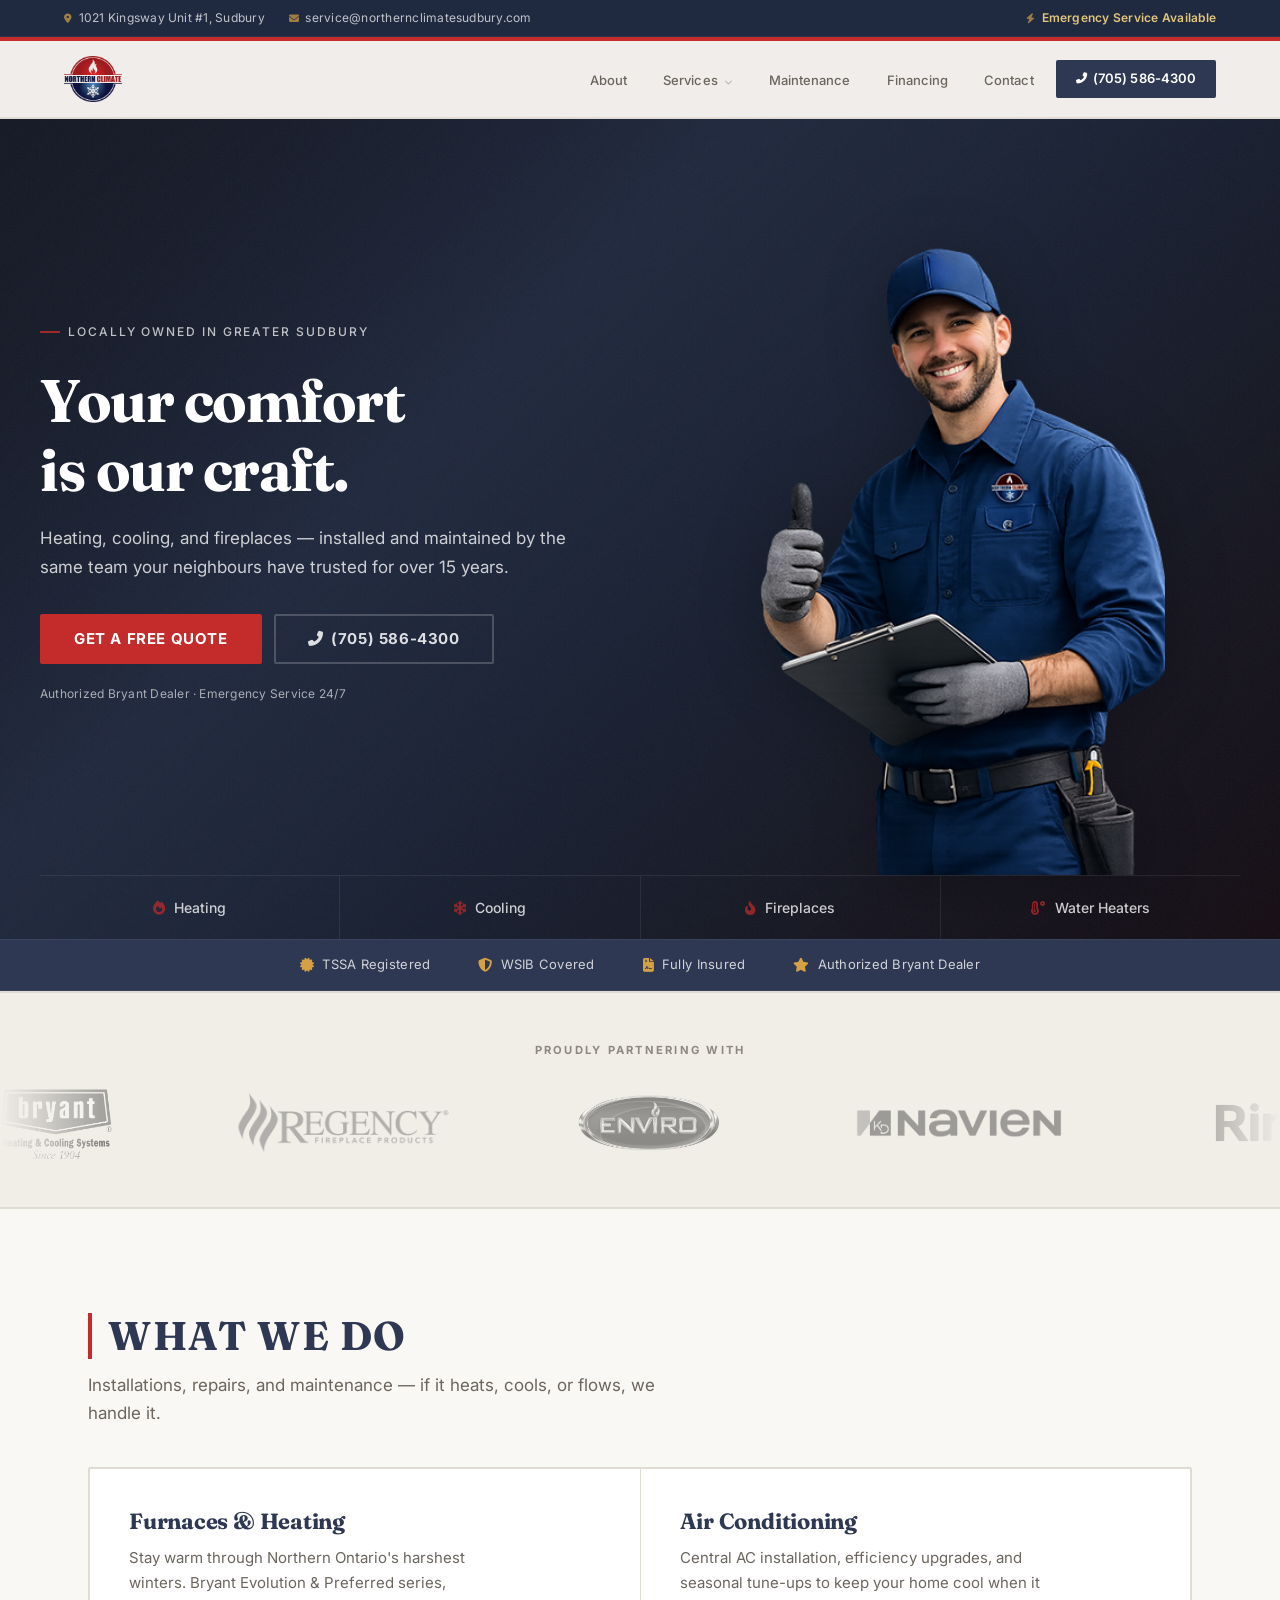
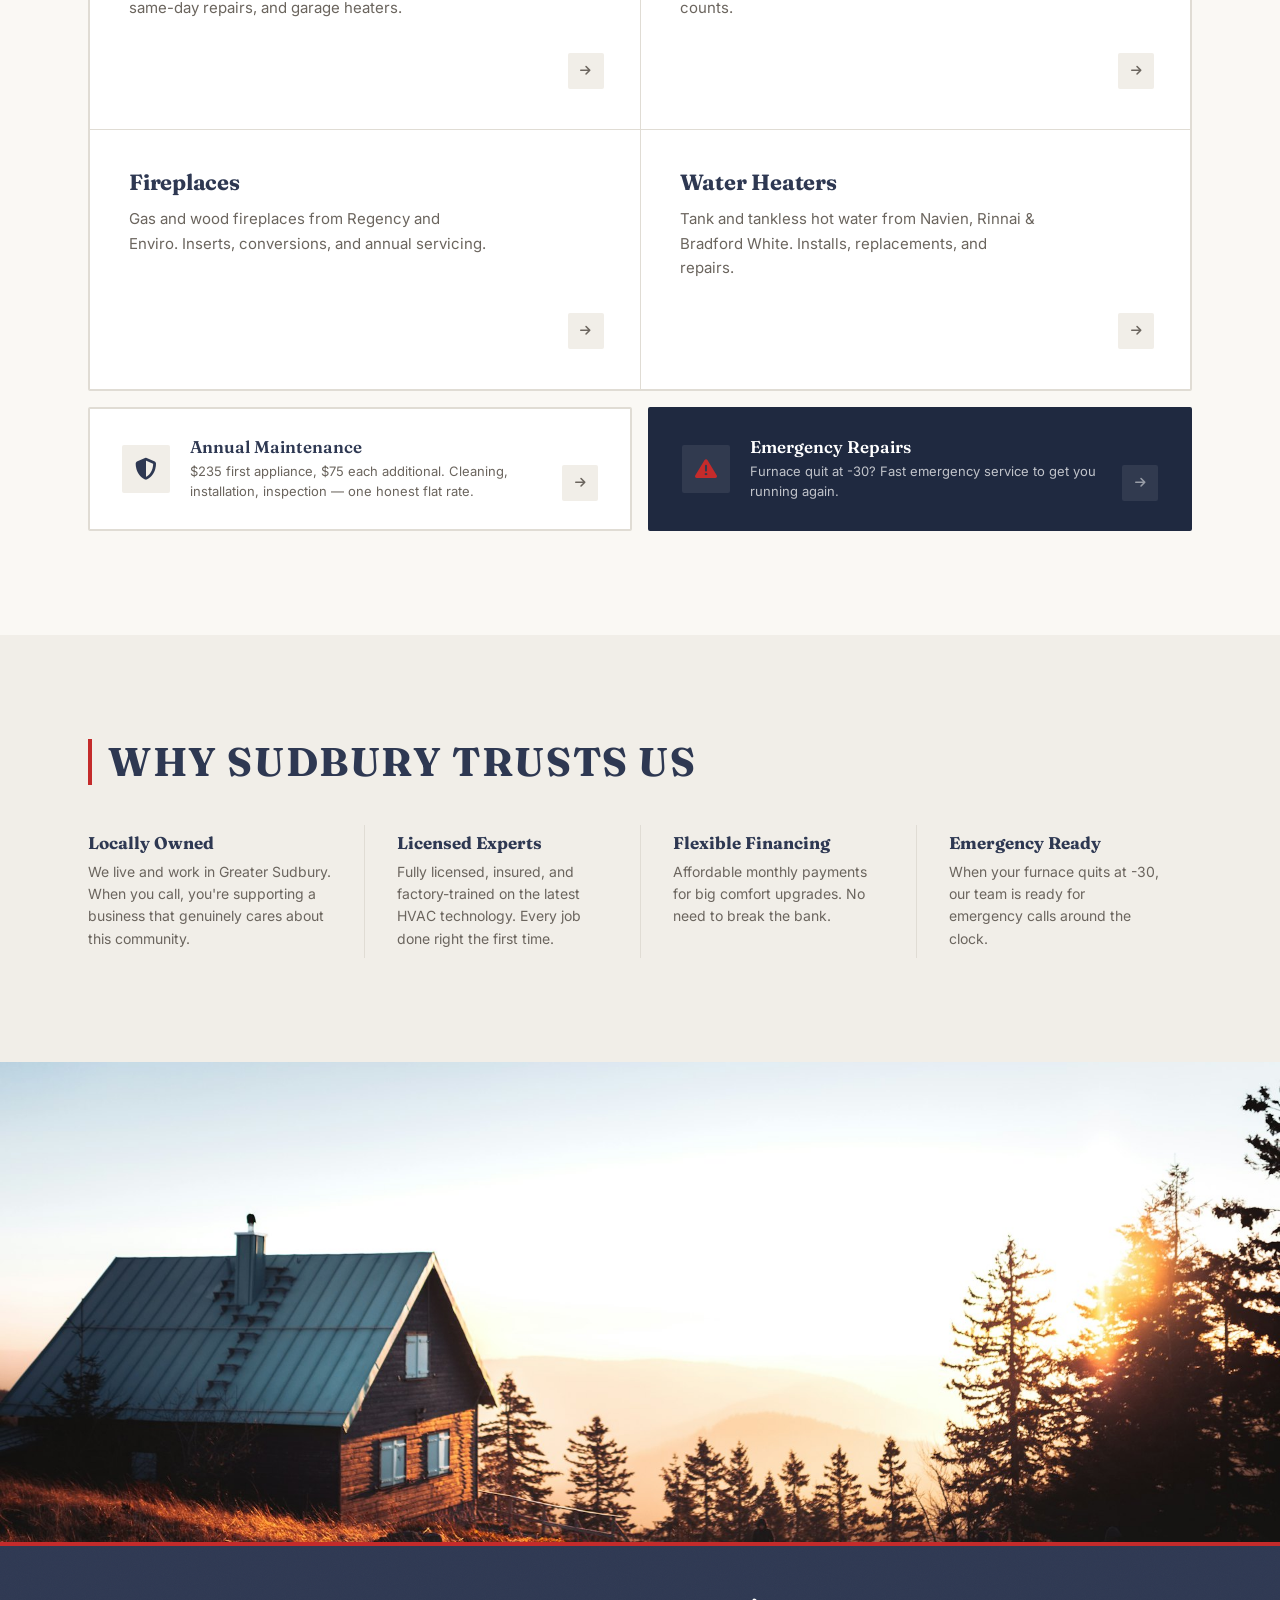
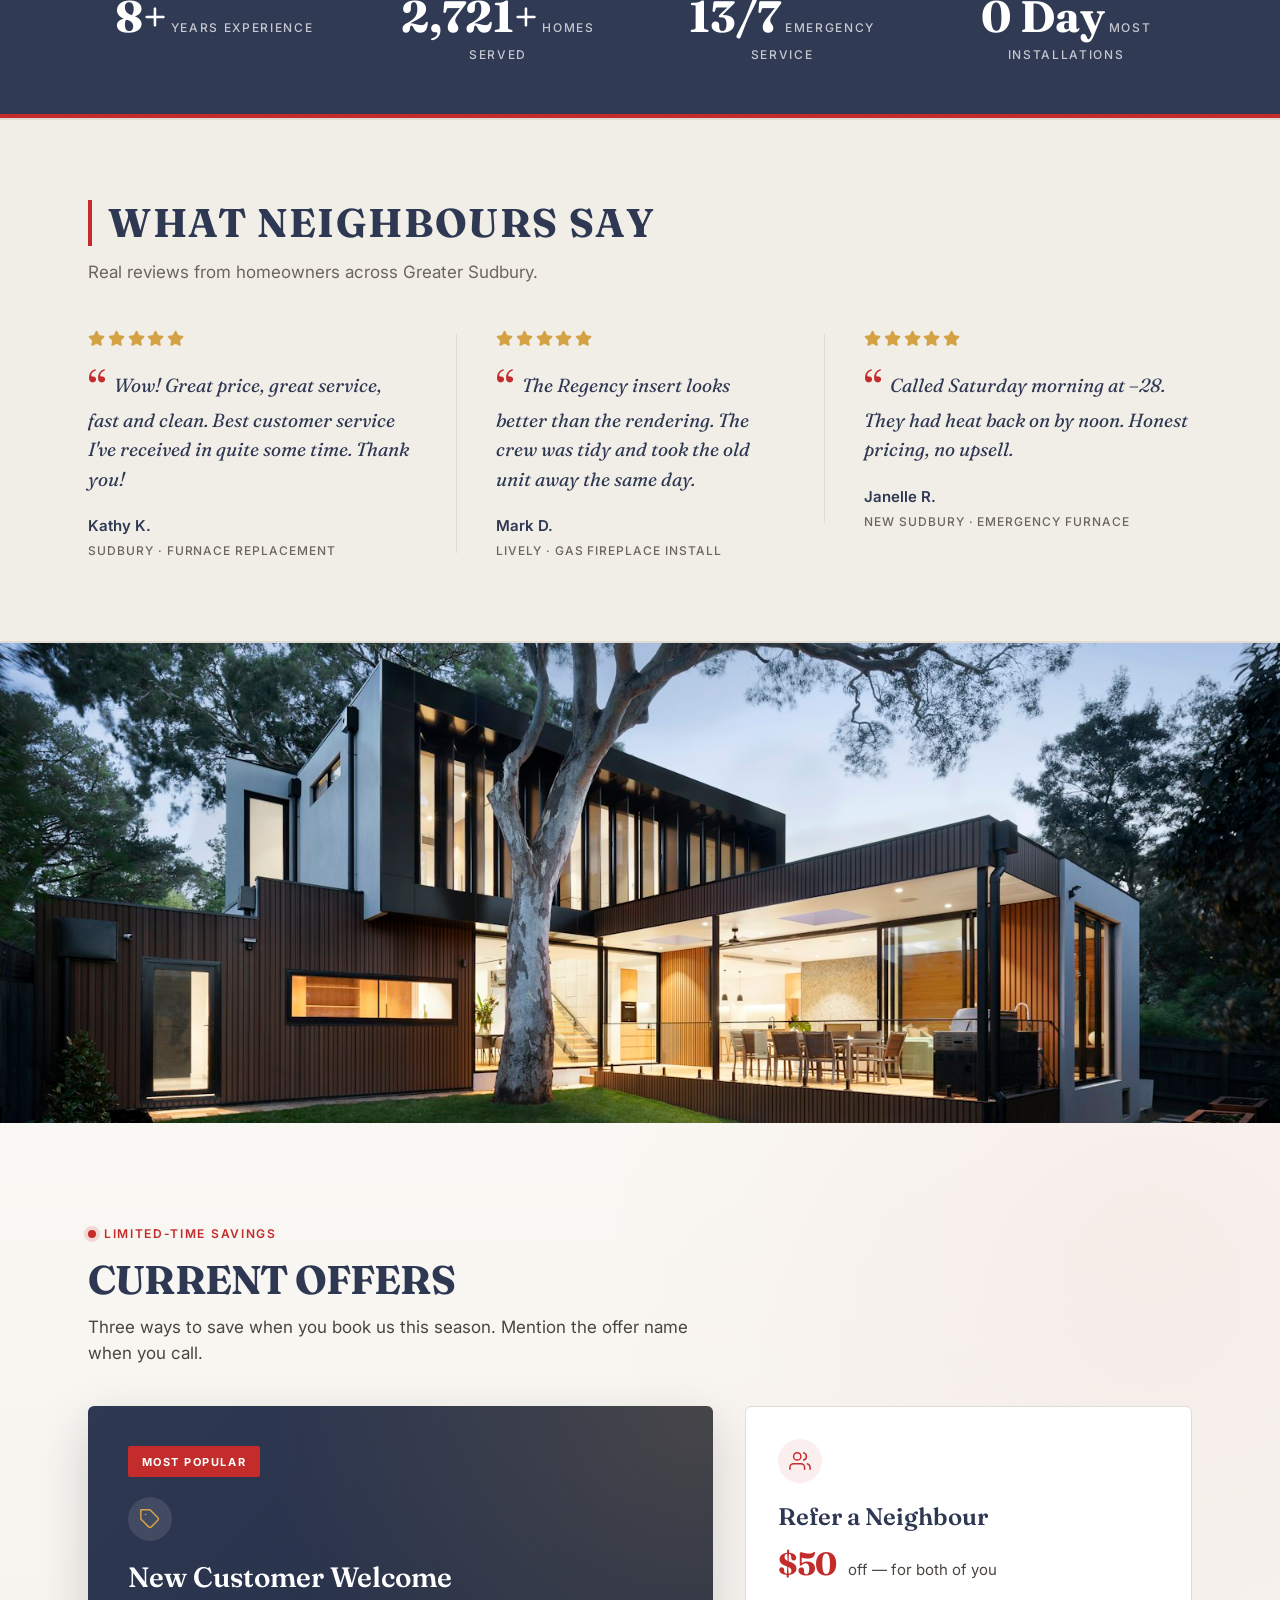
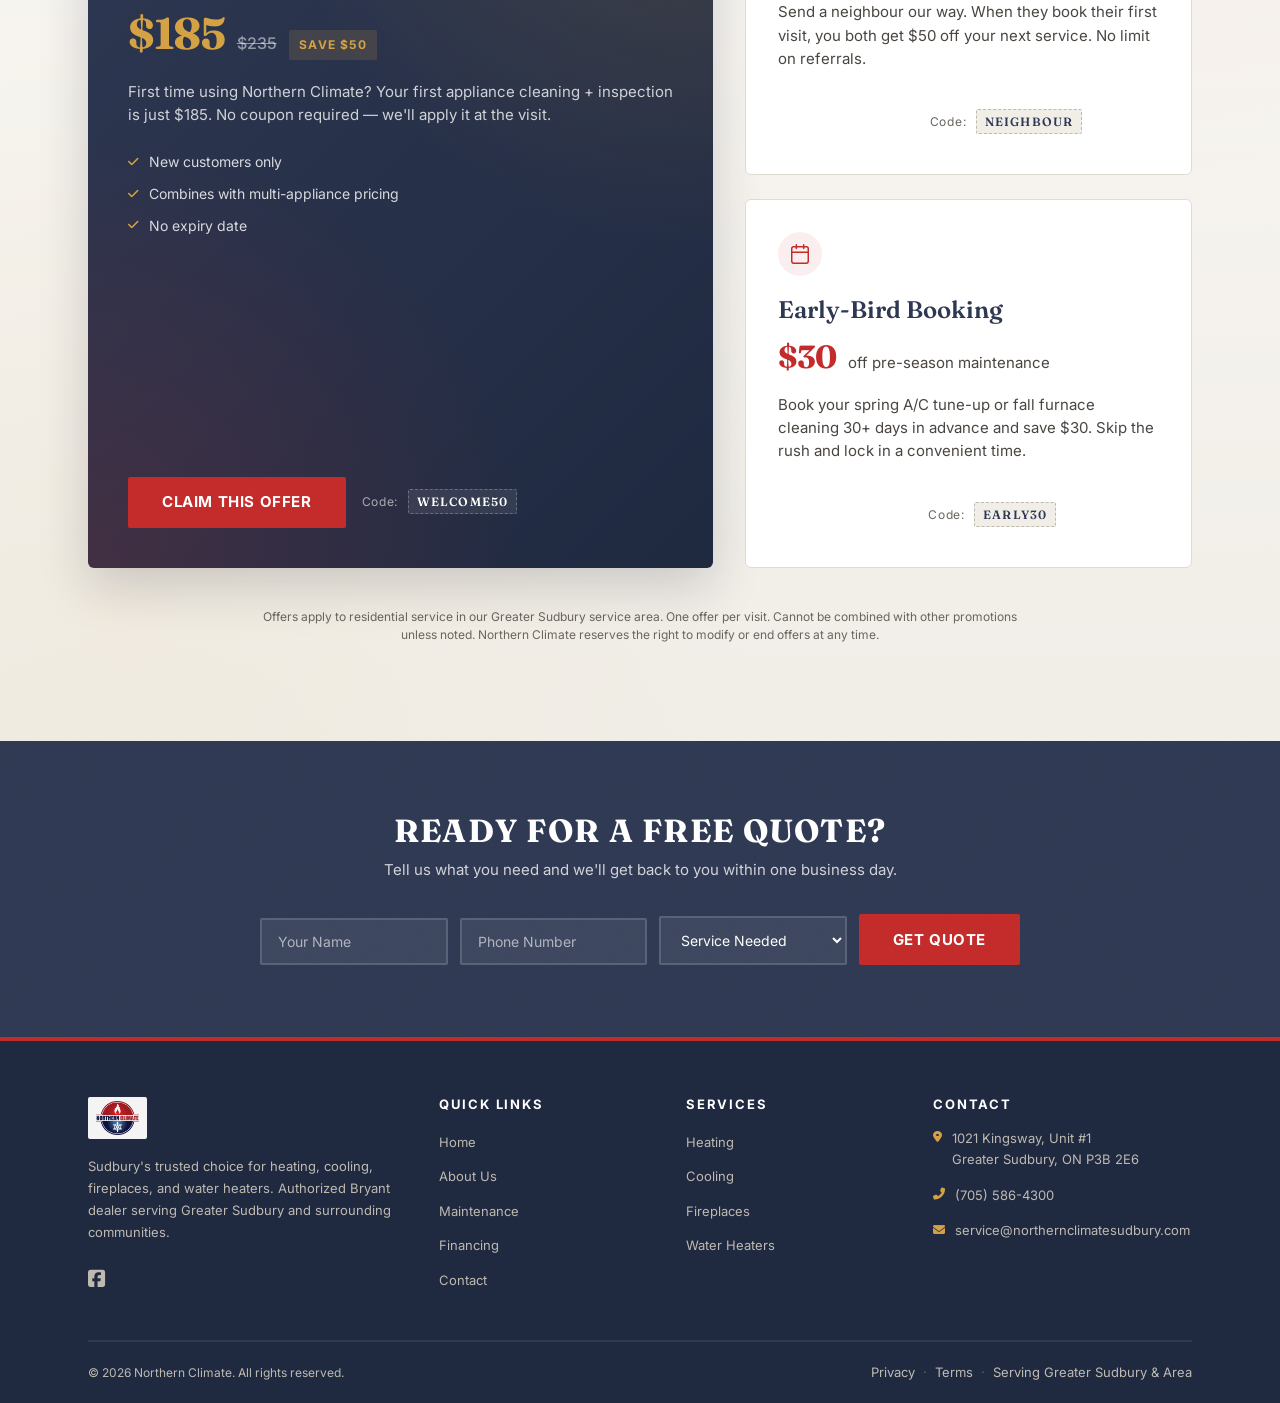
<file: index.html>
<!DOCTYPE html>
<html lang="en">
<head>
  <meta charset="UTF-8">
  <meta name="viewport" content="width=device-width, initial-scale=1.0">
  <meta name="theme-color" content="#2E3852">
  <title>Northern Climate | Heating, Cooling &amp; Fireplaces in Sudbury, ON</title>
  <meta name="description" content="Northern Climate offers expert furnace, air conditioning, and fireplace services in Greater Sudbury, ON. Authorized Bryant dealer. Call (705) 586-4300.">
  <link rel="canonical" href="https://northernclimatesudbury.com/">

  <link rel="icon" type="image/svg+xml" href="favicon.svg">
  <link rel="apple-touch-icon" href="apple-touch-icon.svg">
  <link rel="mask-icon" href="favicon-mask.svg" color="#C42B2B">
  <link rel="manifest" href="site.webmanifest">

  <meta property="og:title" content="Northern Climate | Heating, Cooling &amp; Fireplaces in Sudbury, ON">
  <meta property="og:description" content="Expert furnace, air conditioning, and fireplace service in Greater Sudbury. Authorized Bryant dealer.">
  <meta property="og:type" content="website">
  <meta property="og:locale" content="en_CA">
  <meta property="og:site_name" content="Northern Climate">
  <meta property="og:url" content="https://northernclimatesudbury.com/">
  <meta property="og:image" content="https://northernclimatesudbury.com/thumbs-up.png">
  <meta property="og:image:alt" content="Northern Climate — heating, cooling, and fireplaces in Greater Sudbury">

  <meta name="twitter:card" content="summary_large_image">
  <meta name="twitter:title" content="Northern Climate | Heating, Cooling &amp; Fireplaces in Sudbury, ON">
  <meta name="twitter:description" content="Expert HVAC services in Greater Sudbury. Authorized Bryant dealer.">
  <meta name="twitter:image" content="https://northernclimatesudbury.com/thumbs-up.png">

  <link rel="preconnect" href="https://fonts.googleapis.com">
  <link rel="preconnect" href="https://fonts.gstatic.com" crossorigin>
  <link rel="dns-prefetch" href="https://cdnjs.cloudflare.com">

  <link href="https://fonts.googleapis.com/css2?family=Fraunces:opsz,wght@9..144,400;9..144,600;9..144,700&family=Inter:wght@400;500;600;700&display=swap" rel="stylesheet">
  <link rel="stylesheet" href="https://cdnjs.cloudflare.com/ajax/libs/font-awesome/6.4.0/css/all.min.css">

  <link rel="stylesheet" href="css/styles.css">
  <script src="js/main.js" defer></script>
  <script type="application/ld+json">
  {
    "@context": "https://schema.org",
    "@type": "HVACBusiness",
    "@id": "https://northernclimatesudbury.com/#business",
    "name": "Northern Climate",
    "description": "Locally owned heating, cooling, and fireplace company serving Greater Sudbury, ON. Authorized Bryant dealer offering furnace, air conditioning, and fireplace installation, repair, and maintenance.",
    "url": "https://northernclimatesudbury.com/",
    "telephone": "+1-705-586-4300",
    "email": "service@northernclimatesudbury.com",
    "image": "https://northernclimatesudbury.com/thumbs-up.png",
    "logo": "https://northernclimatesudbury.com/Northern%20Climate%20logo%20(1).png",
    "priceRange": "$$",
    "currenciesAccepted": "CAD",
    "paymentAccepted": "Cash, Cheque, Credit Card, Debit, E-transfer, Financing",
    "address": {
      "@type": "PostalAddress",
      "streetAddress": "1021 Kingsway, Unit #1",
      "addressLocality": "Greater Sudbury",
      "addressRegion": "ON",
      "postalCode": "P3B 2E6",
      "addressCountry": "CA"
    },
    "geo": {
      "@type": "GeoCoordinates",
      "latitude": 46.4917,
      "longitude": -80.9619
    },
    "areaServed": [
      { "@type": "City", "name": "Greater Sudbury" },
      { "@type": "City", "name": "Sudbury" },
      { "@type": "City", "name": "Valley East" },
      { "@type": "City", "name": "Hanmer" },
      { "@type": "City", "name": "Garson" },
      { "@type": "City", "name": "Chelmsford" },
      { "@type": "City", "name": "Lively" },
      { "@type": "City", "name": "Capreol" },
      { "@type": "City", "name": "Azilda" }
    ],
    "openingHoursSpecification": [
      {
        "@type": "OpeningHoursSpecification",
        "dayOfWeek": ["Monday","Tuesday","Wednesday","Thursday","Friday"],
        "opens": "08:00",
        "closes": "17:00"
      }
    ],
    "sameAs": [
      "https://www.facebook.com/NorthernClimateSudbury"
    ]
  }
  </script>

  <!-- Google Analytics 4 — TODO: replace G-XXXXXXXXXX with your Measurement ID, then uncomment. -->
  <!--
  <script async src="https://www.googletagmanager.com/gtag/js?id=G-XXXXXXXXXX"></script>
  <script>
    window.dataLayer = window.dataLayer || [];
    function gtag(){dataLayer.push(arguments);}
    gtag('js', new Date());
    gtag('config', 'G-XXXXXXXXXX', { anonymize_ip: true });
  </script>
  -->
  <!-- Privacy-friendly alternative: Plausible
  <script defer data-domain="northernclimatesudbury.com" src="https://plausible.io/js/script.js"></script>
  -->
</head>
<body>

  <a class="skip-link" href="#main">Skip to main content</a>

  <header>

    <div class="top-bar" id="topBar">
      <div class="container top-bar-inner">
        <div class="top-bar-left">
          <span><i class="fas fa-map-marker-alt"></i> 1021 Kingsway Unit #1, Sudbury</span>
          <span><i class="fas fa-envelope"></i> service@northernclimatesudbury.com</span>
        </div>
        <div><span><i class="fas fa-bolt"></i> <strong>Emergency Service Available</strong></span></div>
      </div>
    </div>

    <nav class="nav-wrap">
      <div class="container nav-inner">
        <a href="index.html" class="nav-logo"><img src="Northern Climate logo (1).png" alt="Northern Climate"></a>
        <ul class="nav-links">
          <li><a href="about.html">About</a></li>
          <li class="nav-dropdown">
            <a href="#" class="nav-dropdown-toggle">Services <i class="fas fa-chevron-down"></i></a>
            <div class="nav-dropdown-menu">
              <a href="services/heating.html"><i class="fas fa-fire-alt"></i> Heating</a>
              <a href="services/cooling.html"><i class="fas fa-snowflake"></i> Cooling</a>
              <a href="services/fireplaces.html"><i class="fas fa-burn"></i> Fireplaces</a>
              <a href="services/water-heaters.html"><i class="fas fa-temperature-high"></i> Water Heaters</a>

            </div>
          </li>
          <li><a href="protection-plans.html">Maintenance</a></li>
          <li><a href="financing.html">Financing</a></li>
          <li><a href="contact.html">Contact</a></li>
          <li><a href="tel:7055864300" class="nav-cta"><i class="fas fa-phone-alt"></i> (705) 586-4300</a></li>
        </ul>
        <button class="hamburger" aria-label="Toggle navigation">
          <span></span><span></span><span></span>
        </button>
      </div>
      <div class="mobile-menu">
        <a href="about.html">About</a>
        <a href="#" class="mobile-services-toggle">Services <i class="fas fa-chevron-down"></i></a>
        <div class="mobile-submenu">
          <a href="services/heating.html">Heating</a>
          <a href="services/cooling.html">Cooling</a>
          <a href="services/fireplaces.html">Fireplaces</a>
          <a href="services/water-heaters.html">Water Heaters</a>

        </div>
        <a href="protection-plans.html">Maintenance</a>
        <a href="financing.html">Financing</a>
        <a href="contact.html">Contact</a>
        <a href="tel:7055864300" style="color:var(--red);font-weight:700"><i class="fas fa-phone-alt"></i> (705) 586-4300</a>
      </div>
    </nav>
  </header>

  <main id="main">

    <section class="hero has-grain industrial-grid">
      <div class="hero-bg-pattern"></div>
      <div class="container hero-content">
        <div class="hero-text">
          <div class="hero-label">Locally Owned in Greater Sudbury</div>
          <h1>Your comfort is our craft.</h1>
          <p class="hero-subtitle">Heating, cooling, and fireplaces — installed and maintained by the same team your neighbours have trusted for over 15 years.</p>
          <div class="hero-actions">
            <a href="contact.html" class="btn btn-red">Get a Free Quote</a>
            <a href="tel:7055864300" class="btn btn-outline"><i class="fas fa-phone-alt"></i> (705) 586-4300</a>
          </div>
          <div class="hero-credential">Authorized Bryant Dealer · Emergency Service 24/7</div>
        </div>
        <div class="hero-image">
          <img src="thumbs-up.png" alt="Northern Climate technician" width="640" height="640" fetchpriority="high" decoding="async" />
        </div>
        <div class="hero-services-row">
          <a href="services/heating.html" class="hero-service-link">
            <i class="fas fa-fire"></i>
            <span>Heating</span>
          </a>
          <a href="services/cooling.html" class="hero-service-link">
            <i class="fas fa-snowflake"></i>
            <span>Cooling</span>
          </a>
          <a href="services/fireplaces.html" class="hero-service-link">
            <i class="fas fa-fire-flame-curved"></i>
            <span>Fireplaces</span>
          </a>
          <a href="services/water-heaters.html" class="hero-service-link">
            <i class="fas fa-temperature-high"></i>
            <span>Water Heaters</span>
          </a>

        </div>
      </div>
    </section>

    <section class="trust-row" aria-label="Credentials">
      <div class="container trust-row-inner">
        <span class="trust-item"><i class="fas fa-certificate" aria-hidden="true"></i> TSSA Registered</span>
        <span class="trust-sep" aria-hidden="true"></span>
        <span class="trust-item"><i class="fas fa-shield-alt" aria-hidden="true"></i> WSIB Covered</span>
        <span class="trust-sep" aria-hidden="true"></span>
        <span class="trust-item"><i class="fas fa-file-contract" aria-hidden="true"></i> Fully Insured</span>
        <span class="trust-sep" aria-hidden="true"></span>
        <span class="trust-item"><i class="fas fa-star" aria-hidden="true"></i> Authorized Bryant Dealer</span>
      </div>
    </section>

    <section class="marquee-section">
      <div class="marquee-label">Proudly Partnering With</div>
      <div class="marquee">
        <div class="marquee-track">
          <img src="brand_logos/bryant.png" alt="Bryant" loading="lazy" decoding="async">
          <img src="brand_logos/regency.png" alt="Regency" loading="lazy" decoding="async">
          <img src="brand_logos/enviro.png" alt="Enviro" loading="lazy" decoding="async">
          <img src="brand_logos/navien.png" alt="Navien" loading="lazy" decoding="async">
          <img src="brand_logos/rinnai.png" alt="Rinnai" loading="lazy" decoding="async">
          <img src="brand_logos/bradford white.png" alt="Bradford White" loading="lazy" decoding="async">
          <img src="brand_logos/continental.png" alt="Continental" loading="lazy" decoding="async">

          <img src="brand_logos/bryant.png" alt="" aria-hidden="true" loading="lazy" decoding="async">
          <img src="brand_logos/regency.png" alt="" aria-hidden="true" loading="lazy" decoding="async">
          <img src="brand_logos/enviro.png" alt="" aria-hidden="true" loading="lazy" decoding="async">
          <img src="brand_logos/navien.png" alt="" aria-hidden="true" loading="lazy" decoding="async">
          <img src="brand_logos/rinnai.png" alt="" aria-hidden="true" loading="lazy" decoding="async">
          <img src="brand_logos/bradford white.png" alt="" aria-hidden="true" loading="lazy" decoding="async">
          <img src="brand_logos/continental.png" alt="" aria-hidden="true" loading="lazy" decoding="async">
        </div>
      </div>
    </section>

    <section id="services" class="section-padding">
      <div class="container">
        <div class="section-heading section-heading--left">
          <h2>What We Do</h2>
          <p>Installations, repairs, and maintenance — if it heats, cools, or flows, we handle it.</p>
        </div>

        <div class="services-grid-v2 stagger-children">
          <a href="services/heating.html" class="service-tile fade-in">
            <h3>Furnaces &amp; Heating</h3>
            <p>Stay warm through Northern Ontario's harshest winters. Bryant Evolution &amp; Preferred series, same-day repairs, and garage heaters.</p>
            <span class="service-tile-arrow"><i class="fas fa-arrow-right"></i></span>
          </a>
          <a href="services/cooling.html" class="service-tile fade-in">
            <h3>Air Conditioning</h3>
            <p>Central AC installation, efficiency upgrades, and seasonal tune-ups to keep your home cool when it counts.</p>
            <span class="service-tile-arrow"><i class="fas fa-arrow-right"></i></span>
          </a>
          <a href="services/fireplaces.html" class="service-tile fade-in">
            <h3>Fireplaces</h3>
            <p>Gas and wood fireplaces from Regency and Enviro. Inserts, conversions, and annual servicing.</p>
            <span class="service-tile-arrow"><i class="fas fa-arrow-right"></i></span>
          </a>
          <a href="services/water-heaters.html" class="service-tile fade-in">
            <h3>Water Heaters</h3>
            <p>Tank and tankless hot water from Navien, Rinnai &amp; Bradford White. Installs, replacements, and repairs.</p>
            <span class="service-tile-arrow"><i class="fas fa-arrow-right"></i></span>
          </a>

        </div>

        <div class="services-bottom-row stagger-children">
          <a href="protection-plans.html" class="service-highlight fade-in">
            <i class="fas fa-shield-alt"></i>
            <div>
              <h3>Annual Maintenance</h3>
              <p>$235 first appliance, $75 each additional. Cleaning, installation, inspection — one honest flat rate.</p>
            </div>
            <span class="service-tile-arrow"><i class="fas fa-arrow-right"></i></span>
          </a>
          <a href="tel:7055864300" class="service-highlight service-highlight--emergency fade-in">
            <i class="fas fa-exclamation-triangle"></i>
            <div>
              <h3>Emergency Repairs</h3>
              <p>Furnace quit at -30? Fast emergency service to get you running again.</p>
            </div>
            <span class="service-tile-arrow"><i class="fas fa-arrow-right"></i></span>
          </a>
        </div>
      </div>
    </section>

    <section class="section-padding section-alt">
      <div class="container">
        <div class="section-heading section-heading--left">
          <h2>Why Sudbury Trusts Us</h2>
        </div>
        <div class="why-strip stagger-children">
          <div class="why-strip-item fade-in">
            <h3>Locally Owned</h3>
            <p>We live and work in Greater Sudbury. When you call, you're supporting a business that genuinely cares about this community.</p>
          </div>
          <div class="why-strip-item fade-in">
            <h3>Licensed Experts</h3>
            <p>Fully licensed, insured, and factory-trained on the latest HVAC technology. Every job done right the first time.</p>
          </div>
          <div class="why-strip-item fade-in">
            <h3>Flexible Financing</h3>
            <p>Affordable monthly payments for big comfort upgrades. No need to break the bank.</p>
          </div>
          <div class="why-strip-item fade-in">
            <h3>Emergency Ready</h3>
            <p>When your furnace quits at -30, our team is ready for emergency calls around the clock.</p>
          </div>
        </div>
      </div>
    </section>

    <div class="photo-break">
      <img src="images/cozy-home-winter.jpg" alt="A cozy cabin in Northern Ontario at golden hour" loading="lazy">
    </div>

    <section class="stats-bar has-grain">
      <div class="container">
        <div class="stat-item">
          <span class="stat-number" data-count="15" data-suffix="+">0</span>
          <span class="stat-label">Years Experience</span>
        </div>
        <div class="stat-item">
          <span class="stat-number" data-count="5000" data-suffix="+">0</span>
          <span class="stat-label">Homes Served</span>
        </div>
        <div class="stat-item">
          <span class="stat-number" data-count="24" data-suffix="/7">0</span>
          <span class="stat-label">Emergency Service</span>
        </div>
        <div class="stat-item">
          <span class="stat-number" data-count="1" data-suffix=" Day">0</span>
          <span class="stat-label">Most Installations</span>
        </div>
      </div>
    </section>

    <section class="testimonial-section">
      <div class="container">
        <div class="section-heading section-heading--left u-mb-lg">
          <h2>What neighbours say</h2>
          <p>Real reviews from homeowners across Greater Sudbury.</p>
        </div>
        <div class="testimonial-grid stagger-children">
          <div class="testimonial-quote fade-in">
            <div class="stars" aria-label="5 out of 5 stars">
              <i class="fas fa-star" aria-hidden="true"></i><i class="fas fa-star" aria-hidden="true"></i><i class="fas fa-star" aria-hidden="true"></i><i class="fas fa-star" aria-hidden="true"></i><i class="fas fa-star" aria-hidden="true"></i>
            </div>
            <blockquote>Wow! Great price, great service, fast and clean. Best customer service I've received in quite some time. Thank you!</blockquote>
            <cite><strong>Kathy K.</strong>Sudbury · Furnace replacement</cite>
          </div>
          <div class="testimonial-quote fade-in">
            <div class="stars" aria-label="5 out of 5 stars">
              <i class="fas fa-star" aria-hidden="true"></i><i class="fas fa-star" aria-hidden="true"></i><i class="fas fa-star" aria-hidden="true"></i><i class="fas fa-star" aria-hidden="true"></i><i class="fas fa-star" aria-hidden="true"></i>
            </div>
            <blockquote>The Regency insert looks better than the rendering. The crew was tidy and took the old unit away the same day.</blockquote>
            <cite><strong>Mark D.</strong>Lively · Gas fireplace install</cite>
          </div>
          <div class="testimonial-quote fade-in">
            <div class="stars" aria-label="5 out of 5 stars">
              <i class="fas fa-star" aria-hidden="true"></i><i class="fas fa-star" aria-hidden="true"></i><i class="fas fa-star" aria-hidden="true"></i><i class="fas fa-star" aria-hidden="true"></i><i class="fas fa-star" aria-hidden="true"></i>
            </div>
            <blockquote>Called Saturday morning at –28. They had heat back on by noon. Honest pricing, no upsell.</blockquote>
            <cite><strong>Janelle R.</strong>New Sudbury · Emergency furnace</cite>
          </div>
        </div>
      </div>
    </section>

    <div class="photo-break">
      <img src="images/home-interior.jpg" alt="Beautiful home interior with modern comfort systems" loading="lazy">
    </div>

    <section class="promos-section" aria-labelledby="promos-heading">
      <div class="container">
        <div class="promos-header fade-in">
          <span class="promos-eyebrow"><span class="promos-eyebrow-dot" aria-hidden="true"></span> Limited-time savings</span>
          <h2 id="promos-heading">Current offers</h2>
          <p>Three ways to save when you book us this season. Mention the offer name when you call.</p>
        </div>

        <div class="promos-grid">

          <article class="promo-card promo-card--featured fade-in">
            <div class="promo-card-bg" aria-hidden="true"></div>
            <div class="promo-card-inner">
              <div class="promo-ribbon">Most popular</div>
              <div class="promo-icon" aria-hidden="true">
                <svg viewBox="0 0 24 24" fill="none" stroke="currentColor" stroke-width="1.6" stroke-linecap="round" stroke-linejoin="round">
                  <path d="M20.59 13.41l-7.17 7.17a2 2 0 0 1-2.83 0L2 12V2h10l8.59 8.59a2 2 0 0 1 0 2.82z"/>
                  <line x1="7" y1="7" x2="7.01" y2="7"/>
                </svg>
              </div>
              <h3>New Customer Welcome</h3>
              <div class="promo-amount-line">
                <span class="promo-amount">$185</span>
                <span class="promo-strike">$235</span>
                <span class="promo-save">Save $50</span>
              </div>
              <p>First time using Northern Climate? Your first appliance cleaning + inspection is just $185. No coupon required — we'll apply it at the visit.</p>
              <ul class="promo-meta">
                <li><i class="fas fa-check" aria-hidden="true"></i> New customers only</li>
                <li><i class="fas fa-check" aria-hidden="true"></i> Combines with multi-appliance pricing</li>
                <li><i class="fas fa-check" aria-hidden="true"></i> No expiry date</li>
              </ul>
              <div class="promo-actions">
                <a href="contact.html?offer=welcome" class="btn btn-red">Claim This Offer</a>
                <span class="promo-code">Code: <strong>WELCOME50</strong></span>
              </div>
            </div>
          </article>

          <div class="promos-stack">
            <article class="promo-card fade-in">
              <div class="promo-card-inner">
                <div class="promo-icon promo-icon--gold" aria-hidden="true">
                  <svg viewBox="0 0 24 24" fill="none" stroke="currentColor" stroke-width="1.6" stroke-linecap="round" stroke-linejoin="round">
                    <path d="M17 21v-2a4 4 0 0 0-4-4H5a4 4 0 0 0-4 4v2"/>
                    <circle cx="9" cy="7" r="4"/>
                    <path d="M23 21v-2a4 4 0 0 0-3-3.87"/>
                    <path d="M16 3.13a4 4 0 0 1 0 7.75"/>
                  </svg>
                </div>
                <h3>Refer a Neighbour</h3>
                <div class="promo-amount-line">
                  <span class="promo-amount promo-amount--small">$50</span>
                  <span class="promo-amount-suffix">off — for both of you</span>
                </div>
                <p>Send a neighbour our way. When they book their first visit, you both get $50 off your next service. No limit on referrals.</p>
                <div class="promo-actions">
                  <a href="contact.html?offer=referral" class="btn btn-outline btn-sm">Get Details</a>
                  <span class="promo-code">Code: <strong>NEIGHBOUR</strong></span>
                </div>
              </div>
            </article>

            <article class="promo-card fade-in">
              <div class="promo-card-inner">
                <div class="promo-icon promo-icon--navy" aria-hidden="true">
                  <svg viewBox="0 0 24 24" fill="none" stroke="currentColor" stroke-width="1.6" stroke-linecap="round" stroke-linejoin="round">
                    <rect x="3" y="4" width="18" height="18" rx="2" ry="2"/>
                    <line x1="16" y1="2" x2="16" y2="6"/>
                    <line x1="8" y1="2" x2="8" y2="6"/>
                    <line x1="3" y1="10" x2="21" y2="10"/>
                  </svg>
                </div>
                <h3>Early-Bird Booking</h3>
                <div class="promo-amount-line">
                  <span class="promo-amount promo-amount--small">$30</span>
                  <span class="promo-amount-suffix">off pre-season maintenance</span>
                </div>
                <p>Book your spring A/C tune-up or fall furnace cleaning 30+ days in advance and save $30. Skip the rush and lock in a convenient time.</p>
                <div class="promo-actions">
                  <a href="contact.html?offer=earlybird" class="btn btn-outline btn-sm">Book Early</a>
                  <span class="promo-code">Code: <strong>EARLY30</strong></span>
                </div>
              </div>
            </article>
          </div>
        </div>

        <p class="promos-fineprint">Offers apply to residential service in our Greater Sudbury service area. One offer per visit. Cannot be combined with other promotions unless noted. Northern Climate reserves the right to modify or end offers at any time.</p>
      </div>
    </section>

    <section class="lead-band has-grain">
      <div class="container">
        <h2>Ready for a Free Quote?</h2>
        <p>Tell us what you need and we'll get back to you within one business day.</p>
        <form id="leadForm" class="lead-form" novalidate>
          <input type="text" name="_gotcha" class="hp-field" tabindex="-1" autocomplete="off" aria-hidden="true">
          <input type="text" name="name" placeholder="Your Name" required>
          <input type="tel" name="phone" placeholder="Phone Number" required>
          <select name="service" required>
            <option value="" disabled selected>Service Needed</option>
            <option value="heating">Heating</option>
            <option value="cooling">Air Conditioning</option>
            <option value="fireplaces">Fireplaces</option>
            <option value="water-heaters">Water Heaters</option>

            <option value="maintenance">Maintenance Plan</option>
            <option value="other">Other</option>
          </select>
          <button type="submit" class="btn btn-red">Get Quote</button>
          <div class="form-error" role="alert" aria-live="polite"></div>
        </form>
      </div>
    </section>

  </main>

  <footer class="site-footer">
    <div class="container">
      <div class="footer-grid">
        <div class="footer-brand">
          <img src="Northern Climate logo (1).png" alt="Northern Climate">
          <p>Sudbury's trusted choice for heating, cooling, fireplaces, and water heaters. Authorized Bryant dealer serving Greater Sudbury and surrounding communities.</p>
          <div class="footer-social">
            <a href="https://www.facebook.com/NorthernClimateSudbury" target="_blank" rel="noopener noreferrer" aria-label="Northern Climate on Facebook (opens in new tab)"><i class="fab fa-facebook-square"></i></a>
          </div>
        </div>
        <div class="footer-col">
          <h4>Quick Links</h4>
          <ul>
            <li><a href="index.html">Home</a></li>
            <li><a href="about.html">About Us</a></li>
            <li><a href="protection-plans.html">Maintenance</a></li>
            <li><a href="financing.html">Financing</a></li>
            <li><a href="contact.html">Contact</a></li>
          </ul>
        </div>
        <div class="footer-col">
          <h4>Services</h4>
          <ul>
            <li><a href="services/heating.html">Heating</a></li>
            <li><a href="services/cooling.html">Cooling</a></li>
            <li><a href="services/fireplaces.html">Fireplaces</a></li>
            <li><a href="services/water-heaters.html">Water Heaters</a></li>

          </ul>
        </div>
        <div class="footer-col">
          <h4>Contact</h4>
          <div class="contact-item"><i class="fas fa-map-marker-alt"></i><span>1021 Kingsway, Unit #1<br>Greater Sudbury, ON P3B 2E6</span></div>
          <div class="contact-item"><i class="fas fa-phone-alt"></i><a href="tel:7055864300">(705) 586-4300</a></div>
          <div class="contact-item"><i class="fas fa-envelope"></i><a href="mailto:service@northernclimatesudbury.com">service@northernclimatesudbury.com</a></div>
        </div>
      </div>
      <div class="footer-bottom">
        <p>&copy; <span class="js-year"></span> Northern Climate. All rights reserved.</p>
        <div class="footer-legal">
          <a href="privacy.html">Privacy</a>
          <span class="sep">·</span>
          <a href="terms.html">Terms</a>
          <span class="sep">·</span>
          <span>Serving Greater Sudbury &amp; Area</span>
        </div>
      </div>
    </div>
  </footer>

  <div class="mobile-call-bar">
    <a href="tel:7055864300"><i class="fas fa-phone-alt"></i> Call Now — (705) 586-4300</a>
  </div>

</body>
</html>
</file>
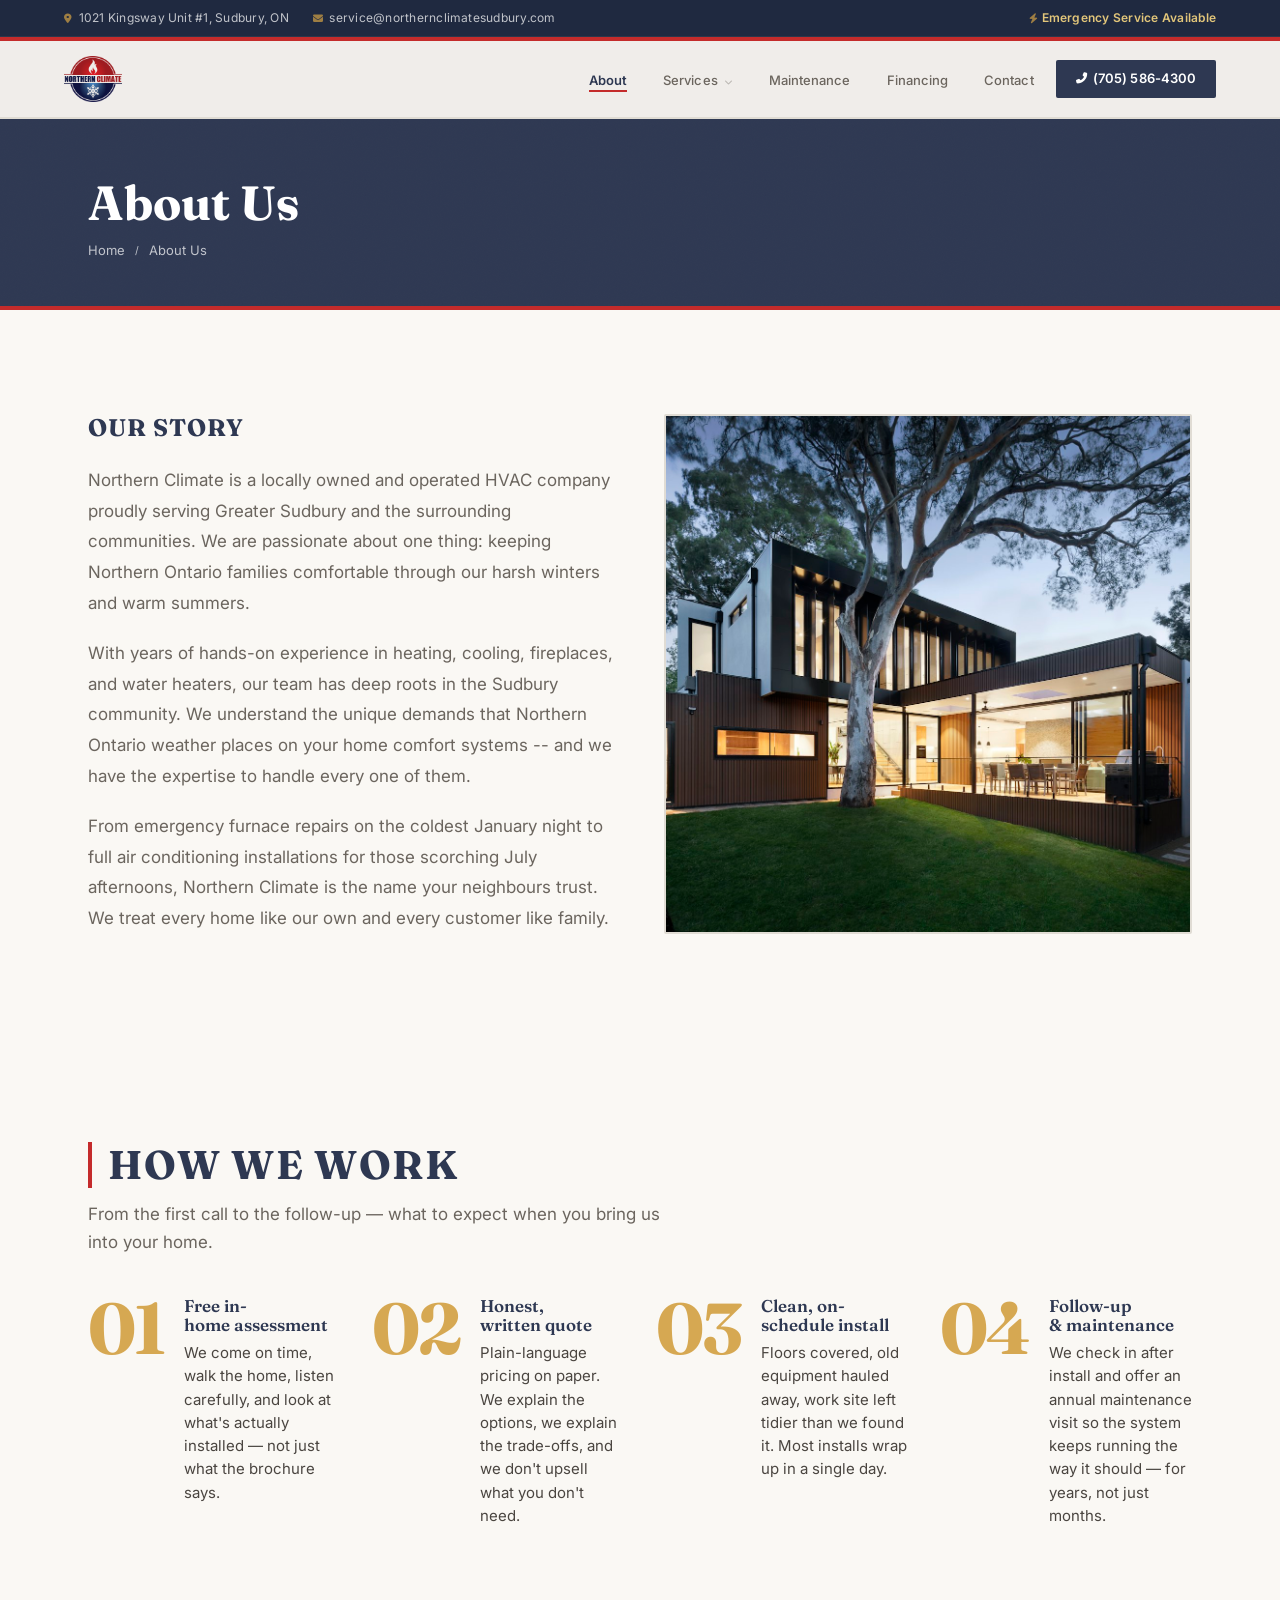
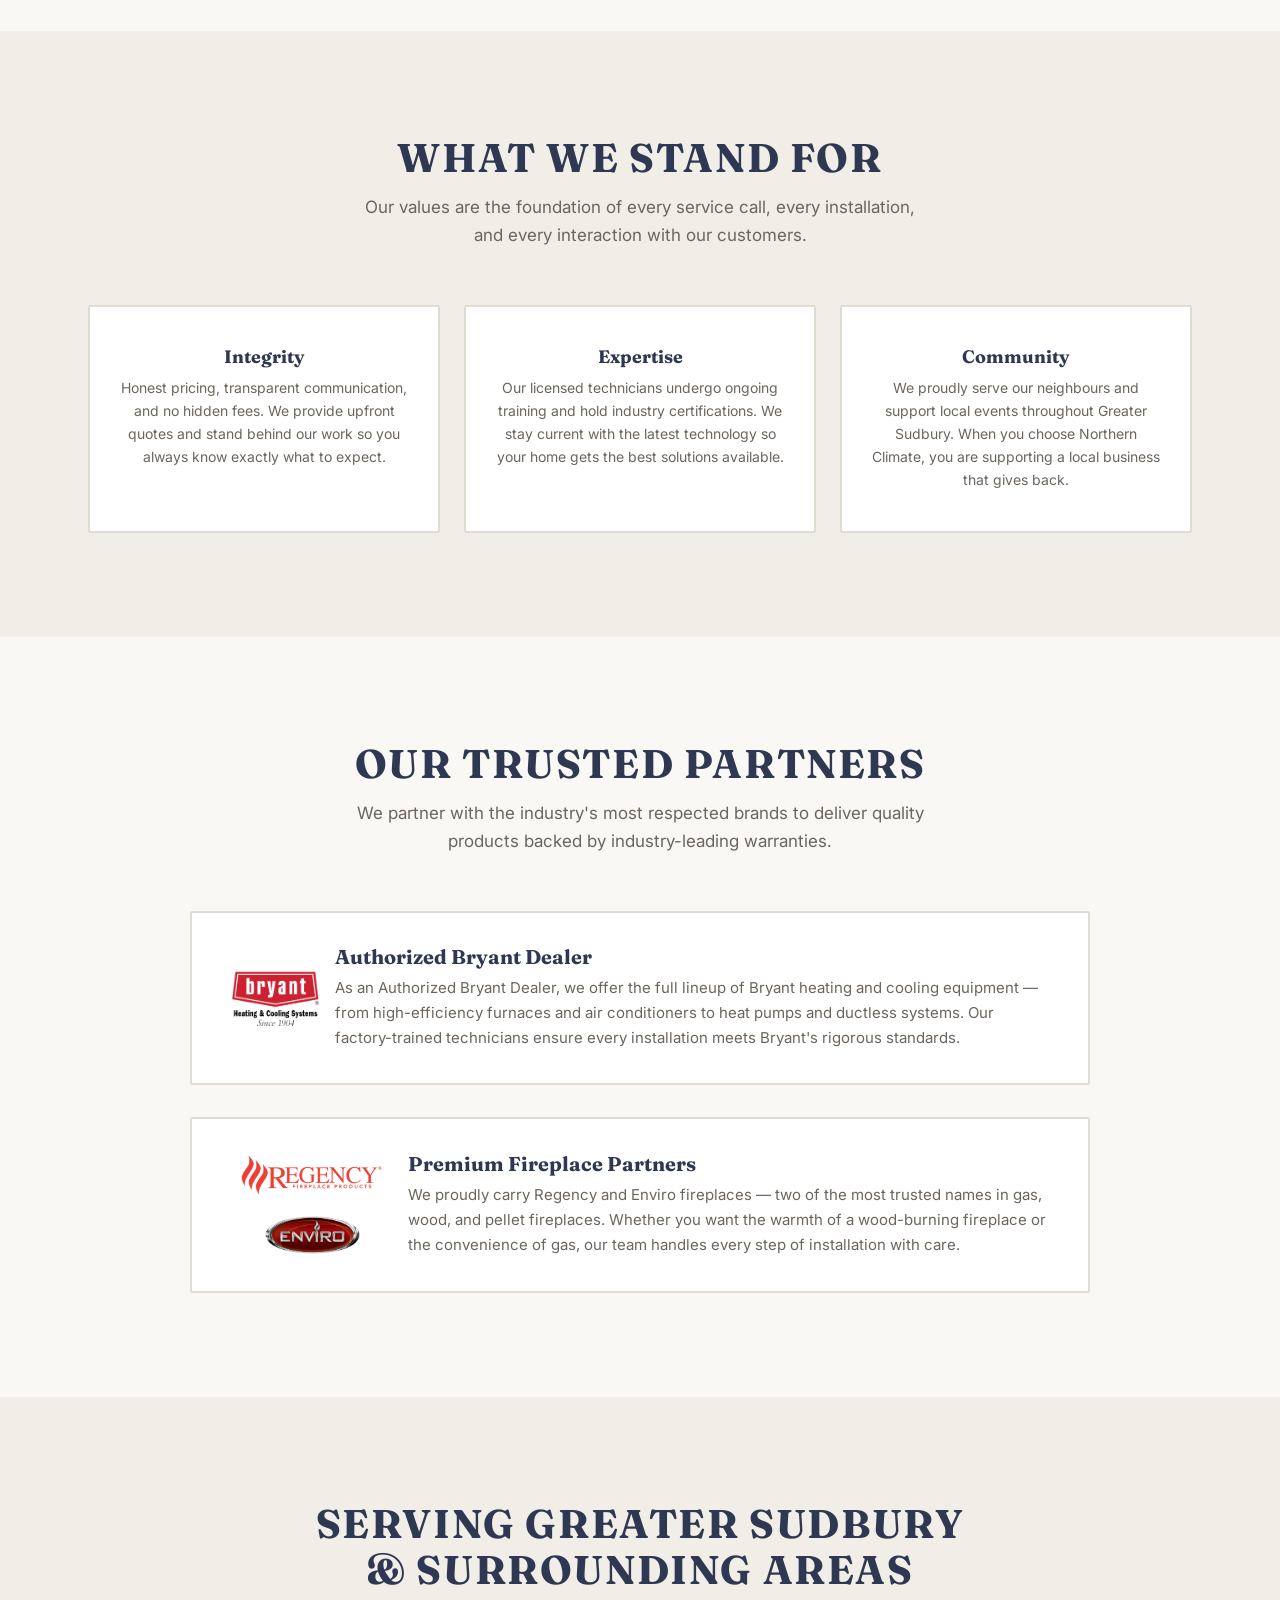
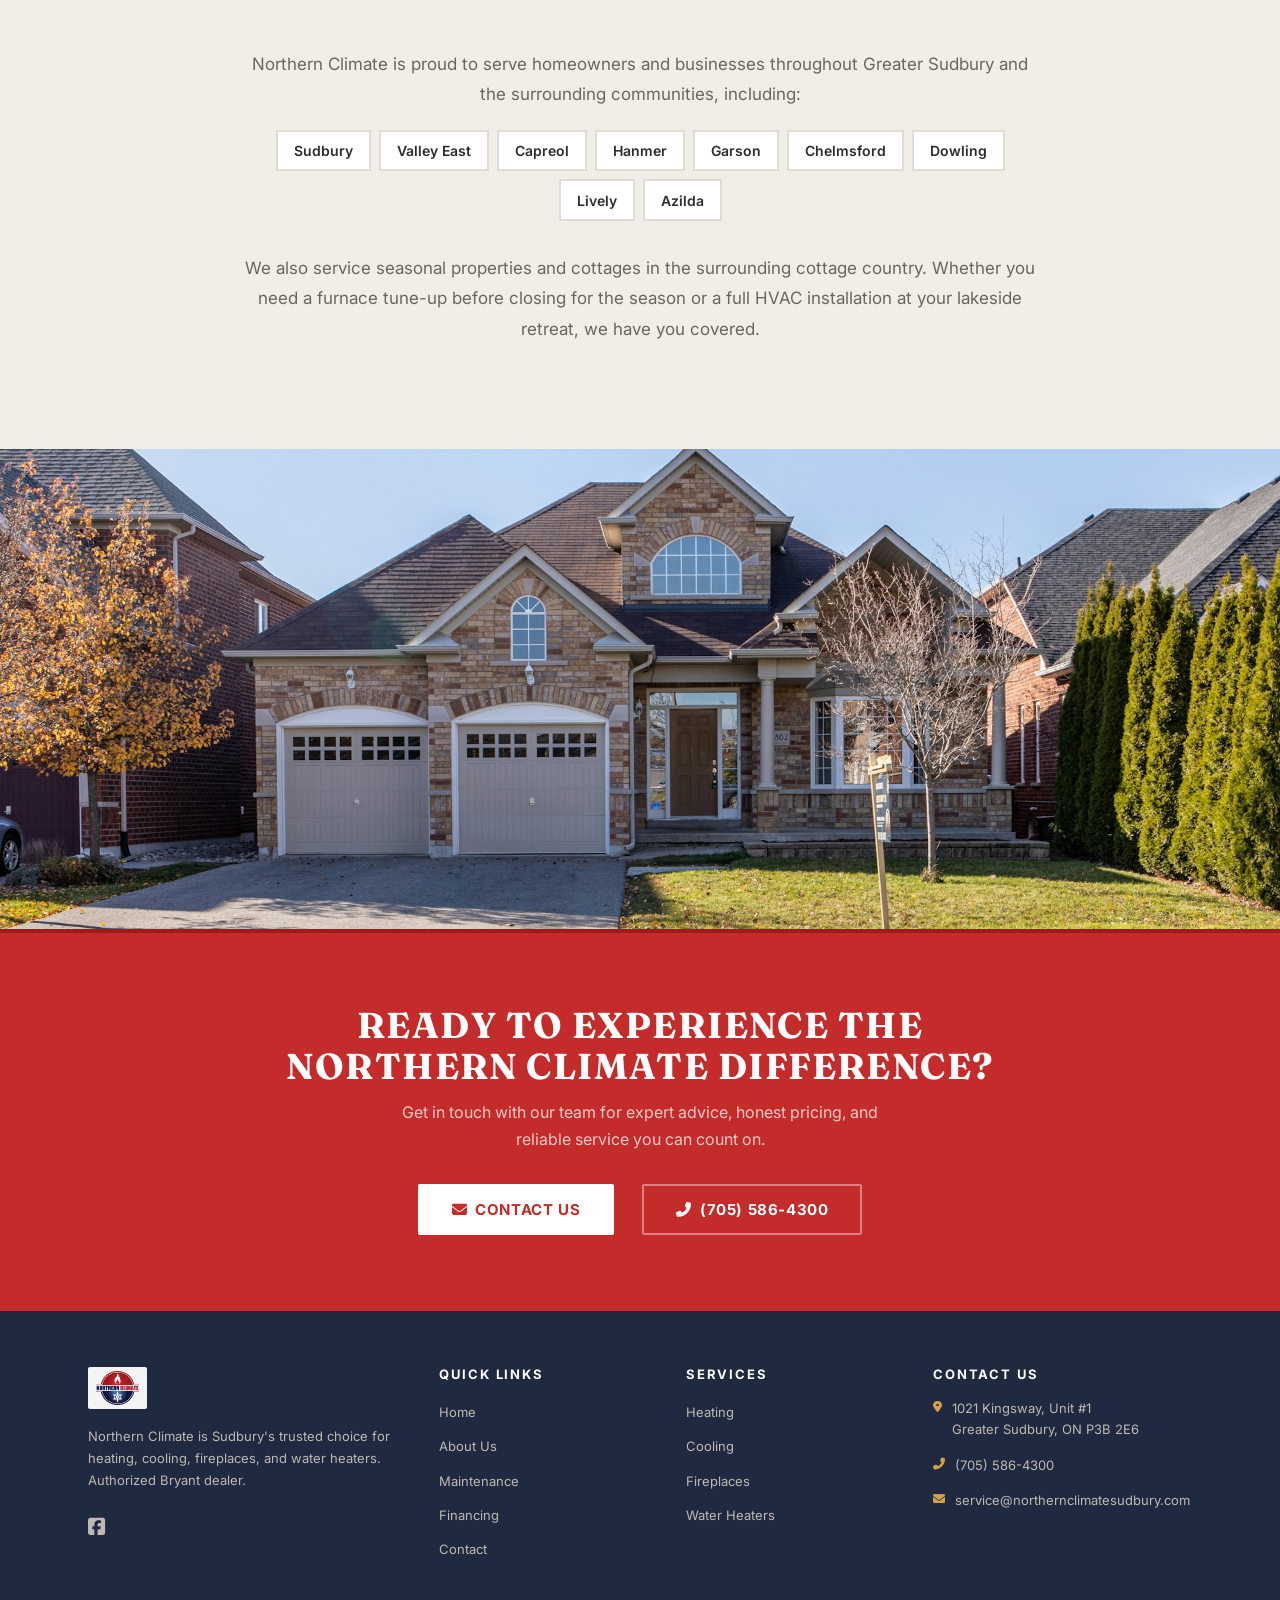
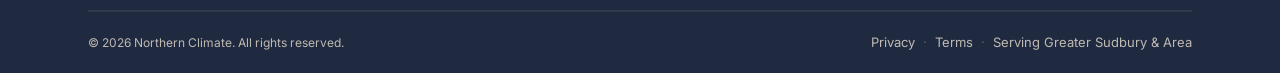
<file: about.html>
<!DOCTYPE html>
<html lang="en">
<head>
    <meta charset="UTF-8">
    <meta name="viewport" content="width=device-width, initial-scale=1.0">
    <meta name="theme-color" content="#2E3852">
    <title>About Us | Northern Climate — Sudbury's Trusted HVAC Experts</title>
    <meta name="description" content="Learn about Northern Climate — Greater Sudbury's trusted heating, cooling, and fireplace experts. Locally owned, licensed, and committed to your comfort.">
    <link rel="canonical" href="https://northernclimatesudbury.com/about.html">

    <link rel="icon" type="image/svg+xml" href="favicon.svg">
    <link rel="apple-touch-icon" href="apple-touch-icon.svg">
    <link rel="mask-icon" href="favicon-mask.svg" color="#C42B2B">
    <link rel="manifest" href="site.webmanifest">

    <meta property="og:title" content="About Us | Northern Climate — Sudbury's Trusted HVAC Experts">
    <meta property="og:description" content="Learn about Northern Climate — Greater Sudbury's trusted heating, cooling, and fireplace experts. Locally owned, licensed, and committed to your comfort.">
    <meta property="og:type" content="website">
    <meta property="og:locale" content="en_CA">
    <meta property="og:site_name" content="Northern Climate">
    <meta property="og:url" content="https://northernclimatesudbury.com/about.html">
    <meta property="og:image" content="https://northernclimatesudbury.com/thumbs-up.png">
    <meta property="og:image:alt" content="Northern Climate — heating, cooling, and fireplaces in Greater Sudbury">

    <meta name="twitter:card" content="summary_large_image">
    <meta name="twitter:title" content="About Us | Northern Climate — Sudbury's Trusted HVAC Experts">
    <meta name="twitter:description" content="Greater Sudbury's trusted heating, cooling, and fireplace experts. Locally owned, licensed, and Bryant-authorized.">
    <meta name="twitter:image" content="https://northernclimatesudbury.com/thumbs-up.png">

    <link rel="preconnect" href="https://fonts.googleapis.com">
    <link rel="preconnect" href="https://fonts.gstatic.com" crossorigin>
    <link rel="dns-prefetch" href="https://cdnjs.cloudflare.com">

    <script type="application/ld+json">
    {
        "@context": "https://schema.org",
        "@type": "HVACBusiness",
        "name": "Northern Climate",
        "telephone": "+1-705-586-4300",
        "email": "service@northernclimatesudbury.com",
        "address": {
            "@type": "PostalAddress",
            "streetAddress": "1021 Kingsway, Unit #1",
            "addressLocality": "Greater Sudbury",
            "addressRegion": "ON",
            "postalCode": "P3B 2E6",
            "addressCountry": "CA"
        },
        "url": "https://northernclimatesudbury.com/about.html",
        "areaServed": {
            "@type": "GeoCircle",
            "geoMidpoint": {
                "@type": "GeoCoordinates",
                "latitude": 46.4917,
                "longitude": -80.9619
            },
            "geoRadius": "50000"
        },
        "openingHoursSpecification": [
            {
                "@type": "OpeningHoursSpecification",
                "dayOfWeek": ["Monday","Tuesday","Wednesday","Thursday","Friday"],
                "opens": "08:00",
                "closes": "17:00"
            }
        ]
    }
    </script>

    <script type="application/ld+json">
    {
        "@context": "https://schema.org",
        "@type": "BreadcrumbList",
        "itemListElement": [
            {
                "@type": "ListItem",
                "position": 1,
                "name": "Home",
                "item": "https://northernclimatesudbury.com/"
            },
            {
                "@type": "ListItem",
                "position": 2,
                "name": "About Us"
            }
        ]
    }
    </script>

    <link href="https://fonts.googleapis.com/css2?family=Fraunces:opsz,wght@9..144,400;9..144,600;9..144,700&family=Inter:wght@400;500;600;700&display=swap" rel="stylesheet">

    <link rel="stylesheet" href="https://cdnjs.cloudflare.com/ajax/libs/font-awesome/6.4.0/css/all.min.css">

    <link rel="stylesheet" href="css/styles.css">

    <script src="js/main.js" defer></script>

    <!-- Google Analytics 4 — TODO: replace G-XXXXXXXXXX with your Measurement ID, then uncomment. -->
    <!--
    <script async src="https://www.googletagmanager.com/gtag/js?id=G-XXXXXXXXXX"></script>
    <script>
      window.dataLayer = window.dataLayer || [];
      function gtag(){dataLayer.push(arguments);}
      gtag('js', new Date());
      gtag('config', 'G-XXXXXXXXXX', { anonymize_ip: true });
    </script>
    -->
</head>
<body>

    <a class="skip-link" href="#main">Skip to main content</a>

    <div class="top-bar" id="topBar">
        <div class="container">
            <div class="top-bar-inner">
                <div class="top-bar-left">
                    <span><i class="fas fa-map-marker-alt"></i> 1021 Kingsway Unit #1, Sudbury, ON</span>
                    <span><i class="fas fa-envelope"></i> <a href="mailto:service@northernclimatesudbury.com">service@northernclimatesudbury.com</a></span>
                </div>
                <div>
                    <span><i class="fas fa-bolt"></i> <strong>Emergency Service Available</strong></span>
                </div>
            </div>
        </div>
    </div>

    <nav class="nav-wrap">
        <div class="container">
            <div class="nav-inner">
                <a href="index.html" class="nav-logo">
                    <img src="Northern Climate logo (1).png" alt="Northern Climate Logo">
                </a>

                <ul class="nav-links">
                    <li><a href="about.html" class="active" aria-current="page">About</a></li>
                    <li class="nav-dropdown">
                        <a href="#" class="nav-dropdown-toggle">Services <i class="fas fa-chevron-down"></i></a>
                        <div class="nav-dropdown-menu">
                            <a href="services/heating.html"><i class="fas fa-fire-alt"></i> Heating</a>
                            <a href="services/cooling.html"><i class="fas fa-snowflake"></i> Cooling</a>
                            <a href="services/fireplaces.html"><i class="fas fa-burn"></i> Fireplaces</a>
                            <a href="services/water-heaters.html"><i class="fas fa-temperature-high"></i> Water Heaters</a>

                        </div>
                    </li>
                    <li><a href="protection-plans.html">Maintenance</a></li>
                    <li><a href="financing.html">Financing</a></li>
                    <li><a href="contact.html">Contact</a></li>
                    <li>
                        <a href="tel:7055864300" class="nav-cta">
                            <i class="fas fa-phone-alt"></i> (705) 586-4300
                        </a>
                    </li>
                </ul>

                <button class="hamburger" aria-label="Toggle menu">
                    <span></span>
                    <span></span>
                    <span></span>
                </button>
            </div>
        </div>

        <div class="mobile-menu">
            <a href="about.html">About</a>
            <a href="#" class="mobile-services-toggle">Services <i class="fas fa-chevron-down"></i></a>
            <div class="mobile-submenu">
                <a href="services/heating.html">Heating</a>
                <a href="services/cooling.html">Cooling</a>
                <a href="services/fireplaces.html">Fireplaces</a>
                <a href="services/water-heaters.html">Water Heaters</a>

            </div>
            <a href="protection-plans.html">Maintenance</a>
            <a href="financing.html">Financing</a>
            <a href="contact.html">Contact</a>
            <a href="tel:7055864300" style="color: var(--red); font-weight: 700;">
                <i class="fas fa-phone-alt"></i> (705) 586-4300
            </a>
        </div>
    </nav>

    <main id="main">

    <section class="page-hero has-grain">
        <div class="container">
            <h1>About Us</h1>
            <div class="breadcrumb">
                <a href="index.html">Home</a>
                <span class="sep">/</span>
                <span>About Us</span>
            </div>
        </div>
    </section>

    <section class="section-padding">
        <div class="container">
            <div class="two-col">
                <div class="fade-in prose">
                    <h2 style="margin-bottom: 1.5rem;">Our Story</h2>
                    <p>Northern Climate is a locally owned and operated HVAC company proudly serving Greater Sudbury and the surrounding communities. We are passionate about one thing: keeping Northern Ontario families comfortable through our harsh winters and warm summers.</p>
                    <p>With years of hands-on experience in heating, cooling, fireplaces, and water heaters, our team has deep roots in the Sudbury community. We understand the unique demands that Northern Ontario weather places on your home comfort systems -- and we have the expertise to handle every one of them.</p>
                    <p>From emergency furnace repairs on the coldest January night to full air conditioning installations for those scorching July afternoons, Northern Climate is the name your neighbours trust. We treat every home like our own and every customer like family.</p>
                </div>
                <div class="fade-in about-photo-wrap">
                    <img src="images/home-interior.jpg" alt="Comfortable home interior kept warm by Northern Climate">
                </div>
            </div>
        </div>
    </section>

    <section class="section-padding">
        <div class="container">
            <div class="section-heading section-heading--left">
                <h2>How we work</h2>
                <p>From the first call to the follow-up — what to expect when you bring us into your home.</p>
            </div>
            <div class="process-strip stagger-children">
                <div class="process-step fade-in">
                    <div class="process-num" aria-hidden="true">01</div>
                    <div class="process-body">
                        <h3>Free in-home assessment</h3>
                        <p>We come on time, walk the home, listen carefully, and look at what's actually installed — not just what the brochure says.</p>
                    </div>
                </div>
                <div class="process-step fade-in">
                    <div class="process-num" aria-hidden="true">02</div>
                    <div class="process-body">
                        <h3>Honest, written quote</h3>
                        <p>Plain-language pricing on paper. We explain the options, we explain the trade-offs, and we don't upsell what you don't need.</p>
                    </div>
                </div>
                <div class="process-step fade-in">
                    <div class="process-num" aria-hidden="true">03</div>
                    <div class="process-body">
                        <h3>Clean, on-schedule install</h3>
                        <p>Floors covered, old equipment hauled away, work site left tidier than we found it. Most installs wrap up in a single day.</p>
                    </div>
                </div>
                <div class="process-step fade-in">
                    <div class="process-num" aria-hidden="true">04</div>
                    <div class="process-body">
                        <h3>Follow-up &amp; maintenance</h3>
                        <p>We check in after install and offer an annual maintenance visit so the system keeps running the way it should — for years, not just months.</p>
                    </div>
                </div>
            </div>
        </div>
    </section>

    <section class="section-padding section-alt">
        <div class="container">
            <div class="section-heading">
                <h2>What We Stand For</h2>
                <p>Our values are the foundation of every service call, every installation, and every interaction with our customers.</p>
            </div>

            <div class="values-grid stagger-children">

                <div class="value-card fade-in">
                    <h3>Integrity</h3>
                    <p>Honest pricing, transparent communication, and no hidden fees. We provide upfront quotes and stand behind our work so you always know exactly what to expect.</p>
                </div>

                <div class="value-card fade-in">
                    <h3>Expertise</h3>
                    <p>Our licensed technicians undergo ongoing training and hold industry certifications. We stay current with the latest technology so your home gets the best solutions available.</p>
                </div>

                <div class="value-card fade-in">
                    <h3>Community</h3>
                    <p>We proudly serve our neighbours and support local events throughout Greater Sudbury. When you choose Northern Climate, you are supporting a local business that gives back.</p>
                </div>
            </div>
        </div>
    </section>

    <section class="section-padding">
        <div class="container">
            <div class="section-heading">
                <h2>Our Trusted Partners</h2>
                <p>We partner with the industry's most respected brands to deliver quality products backed by industry-leading warranties.</p>
            </div>

            <div class="partnerships-stack">

                <div class="partnership-box fade-in">
                    <img src="brand_logos/bryant.png" alt="Bryant" style="height:56px;width:auto;flex-shrink:0;">
                    <div>
                        <h3 style="font-size: 1.25rem; margin-bottom: 0.5rem;">Authorized Bryant Dealer</h3>
                        <p>As an Authorized Bryant Dealer, we offer the full lineup of Bryant heating and cooling equipment — from high-efficiency furnaces and air conditioners to heat pumps and ductless systems. Our factory-trained technicians ensure every installation meets Bryant's rigorous standards.</p>
                    </div>
                </div>

                <div class="partnership-box fade-in">
                    <div style="min-width: 140px; display:flex; flex-direction:column; align-items:center; gap:0.75rem; flex-shrink:0;">
                        <img src="brand_logos/regency.png" alt="Regency" style="height:48px;width:auto;">
                        <img src="brand_logos/enviro.png" alt="Enviro" style="height:48px;width:auto;">
                    </div>
                    <div>
                        <h3 style="font-size: 1.25rem; margin-bottom: 0.5rem;">Premium Fireplace Partners</h3>
                        <p>We proudly carry Regency and Enviro fireplaces — two of the most trusted names in gas, wood, and pellet fireplaces. Whether you want the warmth of a wood-burning fireplace or the convenience of gas, our team handles every step of installation with care.</p>
                    </div>
                </div>

            </div>
        </div>
    </section>

    <section class="section-padding section-alt">
        <div class="container">
            <div class="section-heading">
                <h2>Serving Greater Sudbury &amp; Surrounding Areas</h2>
            </div>

            <div style="max-width: 800px; margin: 0 auto; text-align: center;" class="fade-in prose">
                <p>Northern Climate is proud to serve homeowners and businesses throughout Greater Sudbury and the surrounding communities, including:</p>

                <div class="area-tags" style="justify-content: center;">
                    <span class="area-tag">Sudbury</span>
                    <span class="area-tag">Valley East</span>
                    <span class="area-tag">Capreol</span>
                    <span class="area-tag">Hanmer</span>
                    <span class="area-tag">Garson</span>
                    <span class="area-tag">Chelmsford</span>
                    <span class="area-tag">Dowling</span>
                    <span class="area-tag">Lively</span>
                    <span class="area-tag">Azilda</span>
                </div>

                <p>We also service seasonal properties and cottages in the surrounding cottage country. Whether you need a furnace tune-up before closing for the season or a full HVAC installation at your lakeside retreat, we have you covered.</p>
            </div>
        </div>
    </section>

    <div class="photo-break">
        <img src="images/winter-house.jpg" alt="A well-kept brick home in Greater Sudbury" loading="lazy">
    </div>

    <section class="cta-band">
        <div class="container" style="text-align: center;">
            <h2>Ready to Experience the Northern Climate Difference?</h2>
            <p>Get in touch with our team for expert advice, honest pricing, and reliable service you can count on.</p>
            <div style="display: flex; flex-wrap: wrap; gap: 1rem; justify-content: center;">
                <a href="contact.html" class="btn btn-white">
                    <i class="fas fa-envelope"></i> Contact Us
                </a>
                <a href="tel:7055864300" class="btn btn-outline">
                    <i class="fas fa-phone-alt"></i> (705) 586-4300
                </a>
            </div>
        </div>
    </section>

    </main>

    <footer class="site-footer">
        <div class="container">
            <div class="footer-grid">

                <div class="footer-brand">
                    <img src="Northern Climate logo (1).png" alt="Northern Climate Logo">
                    <p>Northern Climate is Sudbury's trusted choice for heating, cooling, fireplaces, and water heaters. Authorized Bryant dealer.</p>
                    <div class="footer-social">
                        <a href="https://www.facebook.com/NorthernClimateSudbury" target="_blank" rel="noopener noreferrer" aria-label="Northern Climate on Facebook (opens in new tab)"><i class="fab fa-facebook-square"></i></a>
                    </div>
                </div>

                <div class="footer-col">
                    <h4>Quick Links</h4>
                    <ul>
                        <li><a href="index.html">Home</a></li>
                        <li><a href="about.html">About Us</a></li>
                        <li><a href="protection-plans.html">Maintenance</a></li>
                        <li><a href="financing.html">Financing</a></li>
                        <li><a href="contact.html">Contact</a></li>
                    </ul>
                </div>

                <div class="footer-col">
                    <h4>Services</h4>
                    <ul>
                        <li><a href="services/heating.html">Heating</a></li>
                        <li><a href="services/cooling.html">Cooling</a></li>
                        <li><a href="services/fireplaces.html">Fireplaces</a></li>
                        <li><a href="services/water-heaters.html">Water Heaters</a></li>

                    </ul>
                </div>

                <div class="footer-col">
                    <h4>Contact Us</h4>
                    <div class="contact-item">
                        <i class="fas fa-map-marker-alt"></i>
                        <span>1021 Kingsway, Unit #1<br>Greater Sudbury, ON P3B 2E6</span>
                    </div>
                    <div class="contact-item">
                        <i class="fas fa-phone-alt"></i>
                        <a href="tel:7055864300">(705) 586-4300</a>
                    </div>
                    <div class="contact-item">
                        <i class="fas fa-envelope"></i>
                        <a href="mailto:service@northernclimatesudbury.com">service@northernclimatesudbury.com</a>
                    </div>
                </div>

            </div>

            <div class="footer-bottom">
                <p>&copy; <span class="js-year"></span> Northern Climate. All rights reserved.</p>
                <div class="footer-legal">
                    <a href="privacy.html">Privacy</a>
                    <span class="sep">·</span>
                    <a href="terms.html">Terms</a>
                    <span class="sep">·</span>
                    <span>Serving Greater Sudbury &amp; Area</span>
                </div>
            </div>
        </div>
    </footer>

    <div class="mobile-call-bar">
        <a href="tel:7055864300">
            <i class="fas fa-phone-alt"></i> Call (705) 586-4300
        </a>
    </div>

</body>
</html>
</file>
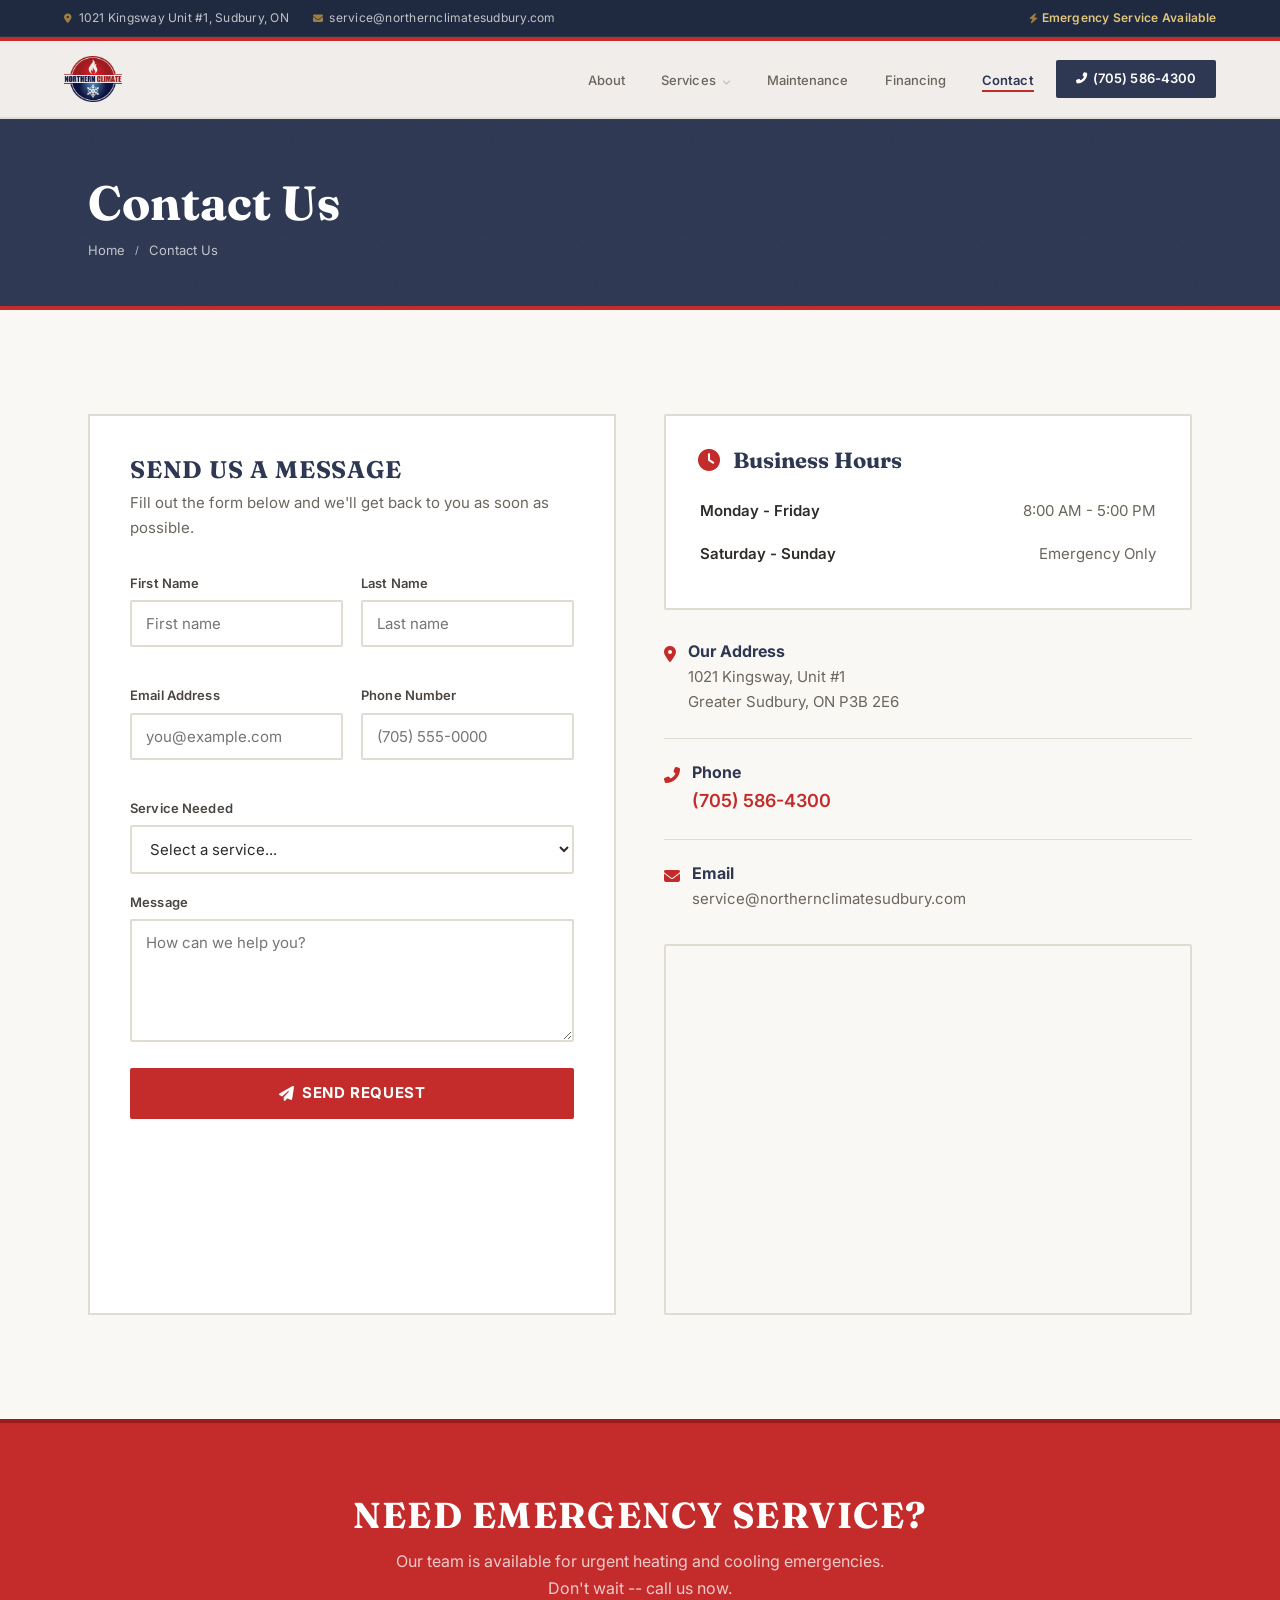
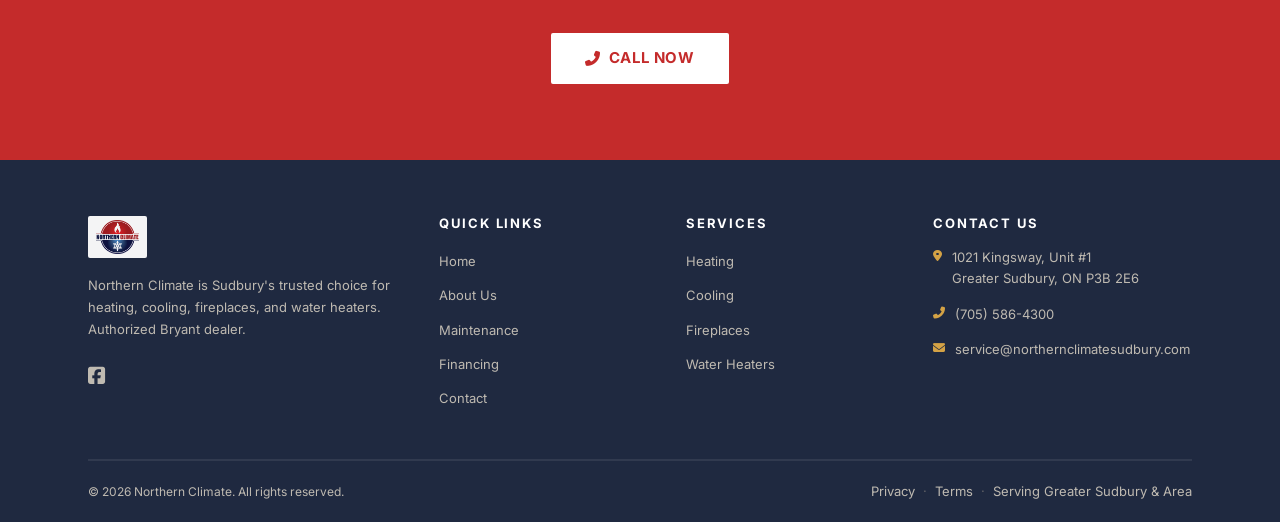
<file: contact.html>
<!DOCTYPE html>
<html lang="en">
<head>
    <meta charset="UTF-8">
    <meta name="viewport" content="width=device-width, initial-scale=1.0">
    <meta name="theme-color" content="#2E3852">
    <title>Contact Us | Northern Climate — Heating &amp; Cooling in Sudbury, ON</title>
    <meta name="description" content="Contact Northern Climate for heating, cooling, and fireplace services in Greater Sudbury. Call (705) 586-4300 or fill out our online form for a free quote.">
    <link rel="canonical" href="https://northernclimatesudbury.com/contact.html">

    <link rel="icon" type="image/svg+xml" href="favicon.svg">
    <link rel="apple-touch-icon" href="apple-touch-icon.svg">
    <link rel="mask-icon" href="favicon-mask.svg" color="#C42B2B">
    <link rel="manifest" href="site.webmanifest">

    <meta property="og:title" content="Contact Us | Northern Climate — Heating &amp; Cooling in Sudbury, ON">
    <meta property="og:description" content="Call (705) 586-4300 or fill out our online form for a free quote on furnace, AC, or fireplace service in Greater Sudbury.">
    <meta property="og:type" content="website">
    <meta property="og:locale" content="en_CA">
    <meta property="og:site_name" content="Northern Climate">
    <meta property="og:url" content="https://northernclimatesudbury.com/contact.html">
    <meta property="og:image" content="https://northernclimatesudbury.com/thumbs-up.png">
    <meta property="og:image:alt" content="Northern Climate — Contact us in Greater Sudbury">

    <meta name="twitter:card" content="summary_large_image">
    <meta name="twitter:title" content="Contact Northern Climate — Sudbury HVAC">
    <meta name="twitter:description" content="Call (705) 586-4300 or fill out the form for a free quote.">
    <meta name="twitter:image" content="https://northernclimatesudbury.com/thumbs-up.png">

    <link rel="preconnect" href="https://fonts.googleapis.com">
    <link rel="preconnect" href="https://fonts.gstatic.com" crossorigin>
    <link rel="dns-prefetch" href="https://cdnjs.cloudflare.com">

    <script type="application/ld+json">
    {
        "@context": "https://schema.org",
        "@type": "HVACBusiness",
        "name": "Northern Climate",
        "telephone": "+1-705-586-4300",
        "email": "service@northernclimatesudbury.com",
        "address": {
            "@type": "PostalAddress",
            "streetAddress": "1021 Kingsway, Unit #1",
            "addressLocality": "Greater Sudbury",
            "addressRegion": "ON",
            "postalCode": "P3B 2E6",
            "addressCountry": "CA"
        },
        "openingHoursSpecification": [
            {
                "@type": "OpeningHoursSpecification",
                "dayOfWeek": ["Monday","Tuesday","Wednesday","Thursday","Friday"],
                "opens": "08:00",
                "closes": "17:00"
            }
        ]
    }
    </script>

    <script type="application/ld+json">
    {
        "@context": "https://schema.org",
        "@type": "BreadcrumbList",
        "itemListElement": [
            {
                "@type": "ListItem",
                "position": 1,
                "name": "Home",
                "item": "https://northernclimatesudbury.com/"
            },
            {
                "@type": "ListItem",
                "position": 2,
                "name": "Contact Us"
            }
        ]
    }
    </script>

    <link href="https://fonts.googleapis.com/css2?family=Fraunces:opsz,wght@9..144,400;9..144,600;9..144,700&family=Inter:wght@400;500;600;700&display=swap" rel="stylesheet">

    <link rel="stylesheet" href="https://cdnjs.cloudflare.com/ajax/libs/font-awesome/6.4.0/css/all.min.css">

    <link rel="stylesheet" href="css/styles.css">

    <script src="js/main.js" defer></script>

    <!-- Google Analytics 4 — TODO: replace G-XXXXXXXXXX with your Measurement ID, then uncomment. -->
    <!--
    <script async src="https://www.googletagmanager.com/gtag/js?id=G-XXXXXXXXXX"></script>
    <script>
      window.dataLayer = window.dataLayer || [];
      function gtag(){dataLayer.push(arguments);}
      gtag('js', new Date());
      gtag('config', 'G-XXXXXXXXXX', { anonymize_ip: true });
    </script>
    -->
</head>
<body>

    <a class="skip-link" href="#main">Skip to main content</a>

    <div class="top-bar" id="topBar">
        <div class="container">
            <div class="top-bar-inner">
                <div class="top-bar-left">
                    <span><i class="fas fa-map-marker-alt"></i> 1021 Kingsway Unit #1, Sudbury, ON</span>
                    <span><i class="fas fa-envelope"></i> <a href="mailto:service@northernclimatesudbury.com">service@northernclimatesudbury.com</a></span>
                </div>
                <div>
                    <span><i class="fas fa-bolt"></i> <strong>Emergency Service Available</strong></span>
                </div>
            </div>
        </div>
    </div>

    <nav class="nav-wrap">
        <div class="container">
            <div class="nav-inner">
                <a href="index.html" class="nav-logo">
                    <img src="Northern Climate logo (1).png" alt="Northern Climate Logo">
                </a>

                <ul class="nav-links">
                    <li><a href="about.html">About</a></li>
                    <li class="nav-dropdown">
                        <a href="#" class="nav-dropdown-toggle">Services <i class="fas fa-chevron-down"></i></a>
                        <div class="nav-dropdown-menu">
                            <a href="services/heating.html"><i class="fas fa-fire-alt"></i> Heating</a>
                            <a href="services/cooling.html"><i class="fas fa-snowflake"></i> Cooling</a>
                            <a href="services/fireplaces.html"><i class="fas fa-burn"></i> Fireplaces</a>
                            <a href="services/water-heaters.html"><i class="fas fa-temperature-high"></i> Water Heaters</a>

                        </div>
                    </li>
                    <li><a href="protection-plans.html">Maintenance</a></li>
                    <li><a href="financing.html">Financing</a></li>
                    <li><a href="contact.html" class="active" aria-current="page">Contact</a></li>
                    <li>
                        <a href="tel:7055864300" class="nav-cta">
                            <i class="fas fa-phone-alt"></i> (705) 586-4300
                        </a>
                    </li>
                </ul>

                <button class="hamburger" aria-label="Toggle menu">
                    <span></span>
                    <span></span>
                    <span></span>
                </button>
            </div>
        </div>

        <div class="mobile-menu">
            <a href="about.html">About</a>
            <a href="#" class="mobile-services-toggle">Services <i class="fas fa-chevron-down"></i></a>
            <div class="mobile-submenu">
                <a href="services/heating.html">Heating</a>
                <a href="services/cooling.html">Cooling</a>
                <a href="services/fireplaces.html">Fireplaces</a>
                <a href="services/water-heaters.html">Water Heaters</a>

            </div>
            <a href="protection-plans.html">Maintenance</a>
            <a href="financing.html">Financing</a>
            <a href="contact.html">Contact</a>
            <a href="tel:7055864300" style="color: var(--red); font-weight: 700;">
                <i class="fas fa-phone-alt"></i> (705) 586-4300
            </a>
        </div>
    </nav>

    <main id="main">

    <section class="page-hero has-grain">
        <div class="container">
            <h1>Contact Us</h1>
            <div class="breadcrumb">
                <a href="index.html">Home</a>
                <span class="sep">/</span>
                <span>Contact Us</span>
            </div>
        </div>
    </section>

    <section class="section-padding">
        <div class="container">
            <div class="two-col">

                <div class="contact-form-wrap">
                    <h2 style="margin-bottom: 0.5rem;">Send Us a Message</h2>
                    <p style="color: var(--warm-500); margin-bottom: 2rem; font-size: 0.9375rem;">Fill out the form below and we'll get back to you as soon as possible.</p>

                    <form id="contactForm" novalidate>
                        <input type="text" name="_gotcha" class="hp-field" tabindex="-1" autocomplete="off" aria-hidden="true">
                        <div class="form-row" style="margin-bottom: 1.25rem;">
                            <div class="form-group">
                                <label for="firstName">First Name</label>
                                <input type="text" id="firstName" name="firstName" required placeholder="First name">
                            </div>
                            <div class="form-group">
                                <label for="lastName">Last Name</label>
                                <input type="text" id="lastName" name="lastName" required placeholder="Last name">
                            </div>
                        </div>

                        <div class="form-row" style="margin-bottom: 1.25rem;">
                            <div class="form-group">
                                <label for="email">Email Address</label>
                                <input type="email" id="email" name="email" required placeholder="you@example.com">
                            </div>
                            <div class="form-group">
                                <label for="phone">Phone Number</label>
                                <input type="tel" id="phone" name="phone" required placeholder="(705) 555-0000">
                            </div>
                        </div>

                        <div class="form-group">
                            <label for="service">Service Needed</label>
                            <select id="service" name="service">
                                <option value="" disabled selected>Select a service...</option>
                                <option value="Furnace Installation/Repair">Furnace Installation/Repair</option>
                                <option value="A/C Installation/Repair">A/C Installation/Repair</option>
                                <option value="Fireplace Installation/Repair">Fireplace Installation/Repair</option>
                                <option value="Water Heater Install/Repair">Water Heater Install/Repair</option>

                                <option value="Maintenance Booking">Annual Maintenance Booking</option>
                                <option value="Financing Question">Financing Question</option>
                                <option value="Emergency Repair">Emergency Repair</option>
                                <option value="Other">Other</option>
                            </select>
                        </div>

                        <div class="form-group">
                            <label for="message">Message</label>
                            <textarea id="message" name="message" rows="5" placeholder="How can we help you?"></textarea>
                        </div>

                        <button type="submit" class="btn btn-red" style="width: 100%;">
                            <i class="fas fa-paper-plane"></i> Send Request
                        </button>
                        <div class="form-error" role="alert" aria-live="polite"></div>
                    </form>

                    <div class="form-success" id="formSuccess">
                        <i class="fas fa-check-circle"></i> Thank you! We'll be in touch shortly.
                    </div>
                </div>

                <div>

                    <div class="info-box" style="margin-bottom: 2rem;">
                        <h3><i class="fas fa-clock" style="color: var(--red); margin-right: 0.5rem;"></i> Business Hours</h3>
                        <table style="width: 100%; margin-top: 1rem; font-size: 0.9375rem; color: var(--warm-500);">
                            <tr>
                                <td style="padding: 0.5rem 0; font-weight: 600; color: var(--warm-700);">Monday - Friday</td>
                                <td style="padding: 0.5rem 0; text-align: right;">8:00 AM - 5:00 PM</td>
                            </tr>
                            <tr>
                                <td style="padding: 0.5rem 0; font-weight: 600; color: var(--warm-700);">Saturday - Sunday</td>
                                <td style="padding: 0.5rem 0; text-align: right;">Emergency Only</td>
                            </tr>
                        </table>
                    </div>

                    <div class="contact-details-list" style="margin-bottom: 2rem;">
                        <div class="contact-detail-row">
                            <i class="fas fa-map-marker-alt"></i>
                            <div>
                                <h4>Our Address</h4>
                                <p>1021 Kingsway, Unit #1<br>Greater Sudbury, ON P3B 2E6</p>
                            </div>
                        </div>

                        <div class="contact-detail-row">
                            <i class="fas fa-phone-alt"></i>
                            <div>
                                <h4>Phone</h4>
                                <p style="font-size: 1.125rem;"><a href="tel:7055864300" style="color: var(--red); font-weight: 600;">(705) 586-4300</a></p>
                            </div>
                        </div>

                        <div class="contact-detail-row">
                            <i class="fas fa-envelope"></i>
                            <div>
                                <h4>Email</h4>
                                <p><a href="mailto:service@northernclimatesudbury.com" style="color: var(--warm-500);">service@northernclimatesudbury.com</a></p>
                            </div>
                        </div>
                    </div>

                    <div class="map-wrap">
                        <iframe
                            src="https://www.google.com/maps/embed?pb=!1m18!1m12!1m3!1d2731.5!2d-80.9619!3d46.4917!2m3!1f0!2f0!3f0!3m2!1i1024!2i768!4f13.1!3m3!1m2!1s0x4d2efb5a0cc0da7f%3A0x0!2s1021+Kingsway+Sudbury+ON!5e0!3m2!1sen!2sca!4v1"
                            title="Northern Climate Location"
                            loading="lazy"
                            allowfullscreen
                            referrerpolicy="no-referrer-when-downgrade"
                        ></iframe>
                    </div>
                </div>

            </div>
        </div>
    </section>

    <section class="cta-band">
        <div class="container" style="text-align: center;">
            <h2>Need Emergency Service?</h2>
            <p>Our team is available for urgent heating and cooling emergencies. Don't wait -- call us now.</p>
            <a href="tel:7055864300" class="btn btn-white">
                <i class="fas fa-phone-alt"></i> Call Now
            </a>
        </div>
    </section>

    </main>

    <footer class="site-footer">
        <div class="container">
            <div class="footer-grid">

                <div class="footer-brand">
                    <img src="Northern Climate logo (1).png" alt="Northern Climate Logo">
                    <p>Northern Climate is Sudbury's trusted choice for heating, cooling, fireplaces, and water heaters. Authorized Bryant dealer.</p>
                    <div class="footer-social">
                        <a href="https://www.facebook.com/NorthernClimateSudbury" target="_blank" rel="noopener noreferrer" aria-label="Northern Climate on Facebook (opens in new tab)"><i class="fab fa-facebook-square"></i></a>
                    </div>
                </div>

                <div class="footer-col">
                    <h4>Quick Links</h4>
                    <ul>
                        <li><a href="index.html">Home</a></li>
                        <li><a href="about.html">About Us</a></li>
                        <li><a href="protection-plans.html">Maintenance</a></li>
                        <li><a href="financing.html">Financing</a></li>
                        <li><a href="contact.html">Contact</a></li>
                    </ul>
                </div>

                <div class="footer-col">
                    <h4>Services</h4>
                    <ul>
                        <li><a href="services/heating.html">Heating</a></li>
                        <li><a href="services/cooling.html">Cooling</a></li>
                        <li><a href="services/fireplaces.html">Fireplaces</a></li>
                        <li><a href="services/water-heaters.html">Water Heaters</a></li>

                    </ul>
                </div>

                <div class="footer-col">
                    <h4>Contact Us</h4>
                    <div class="contact-item">
                        <i class="fas fa-map-marker-alt"></i>
                        <span>1021 Kingsway, Unit #1<br>Greater Sudbury, ON P3B 2E6</span>
                    </div>
                    <div class="contact-item">
                        <i class="fas fa-phone-alt"></i>
                        <a href="tel:7055864300">(705) 586-4300</a>
                    </div>
                    <div class="contact-item">
                        <i class="fas fa-envelope"></i>
                        <a href="mailto:service@northernclimatesudbury.com">service@northernclimatesudbury.com</a>
                    </div>
                </div>

            </div>

            <div class="footer-bottom">
                <p>&copy; <span class="js-year"></span> Northern Climate. All rights reserved.</p>
                <div class="footer-legal">
                    <a href="privacy.html">Privacy</a>
                    <span class="sep">·</span>
                    <a href="terms.html">Terms</a>
                    <span class="sep">·</span>
                    <span>Serving Greater Sudbury &amp; Area</span>
                </div>
            </div>
        </div>
    </footer>

    <div class="mobile-call-bar">
        <a href="tel:7055864300">
            <i class="fas fa-phone-alt"></i> Call (705) 586-4300
        </a>
    </div>

</body>
</html>
</file>
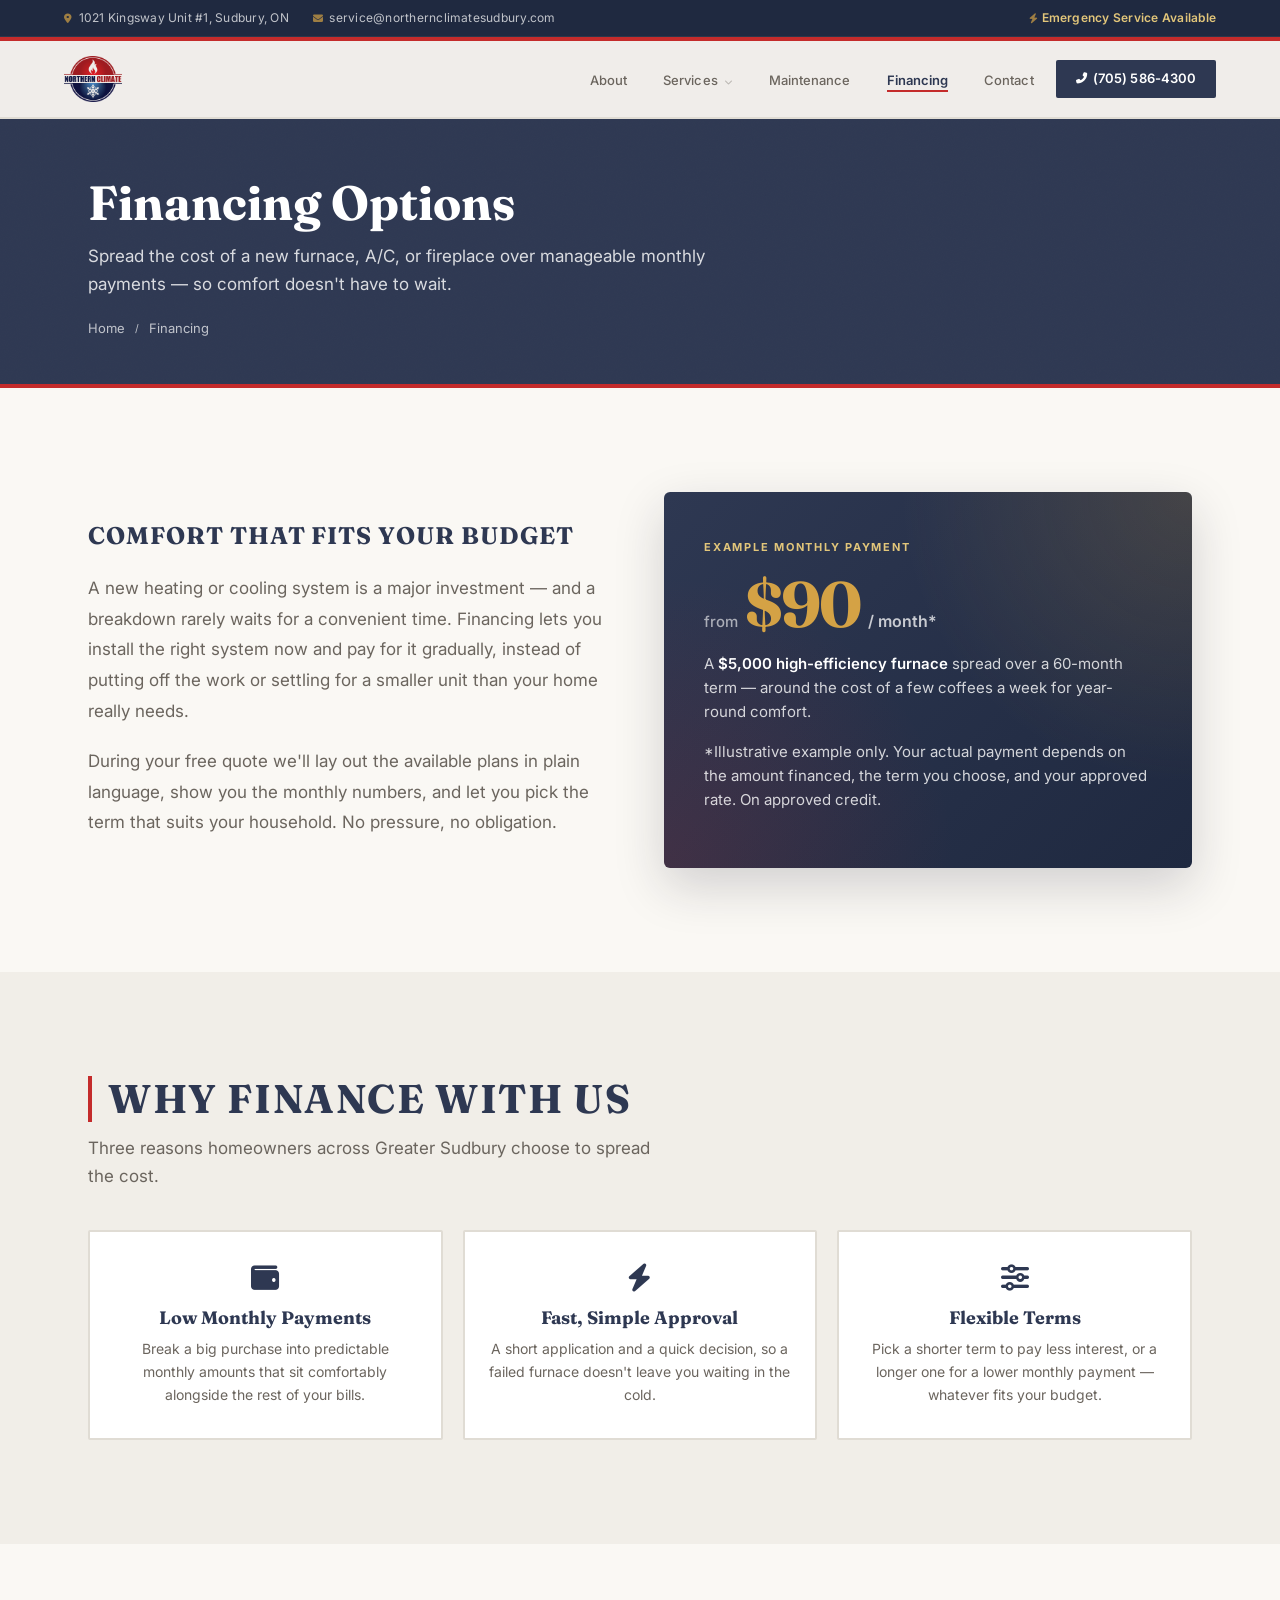
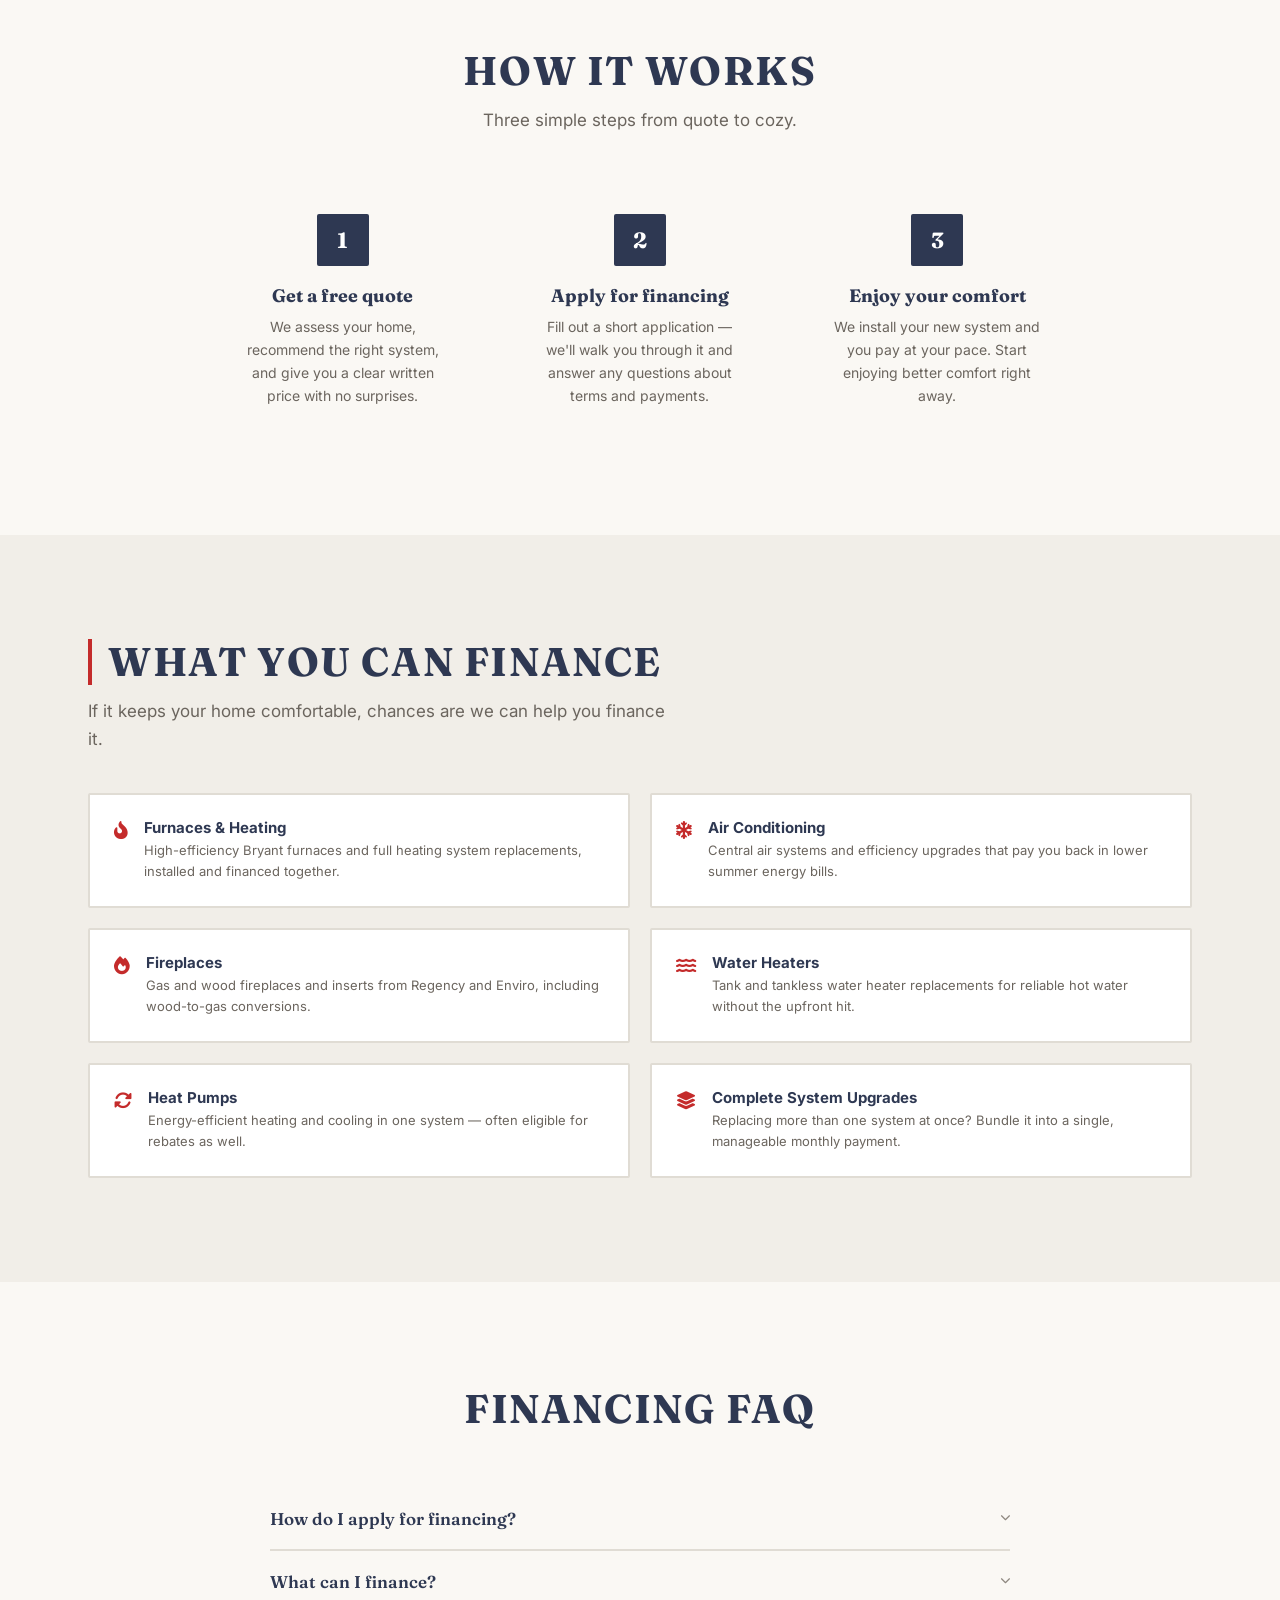
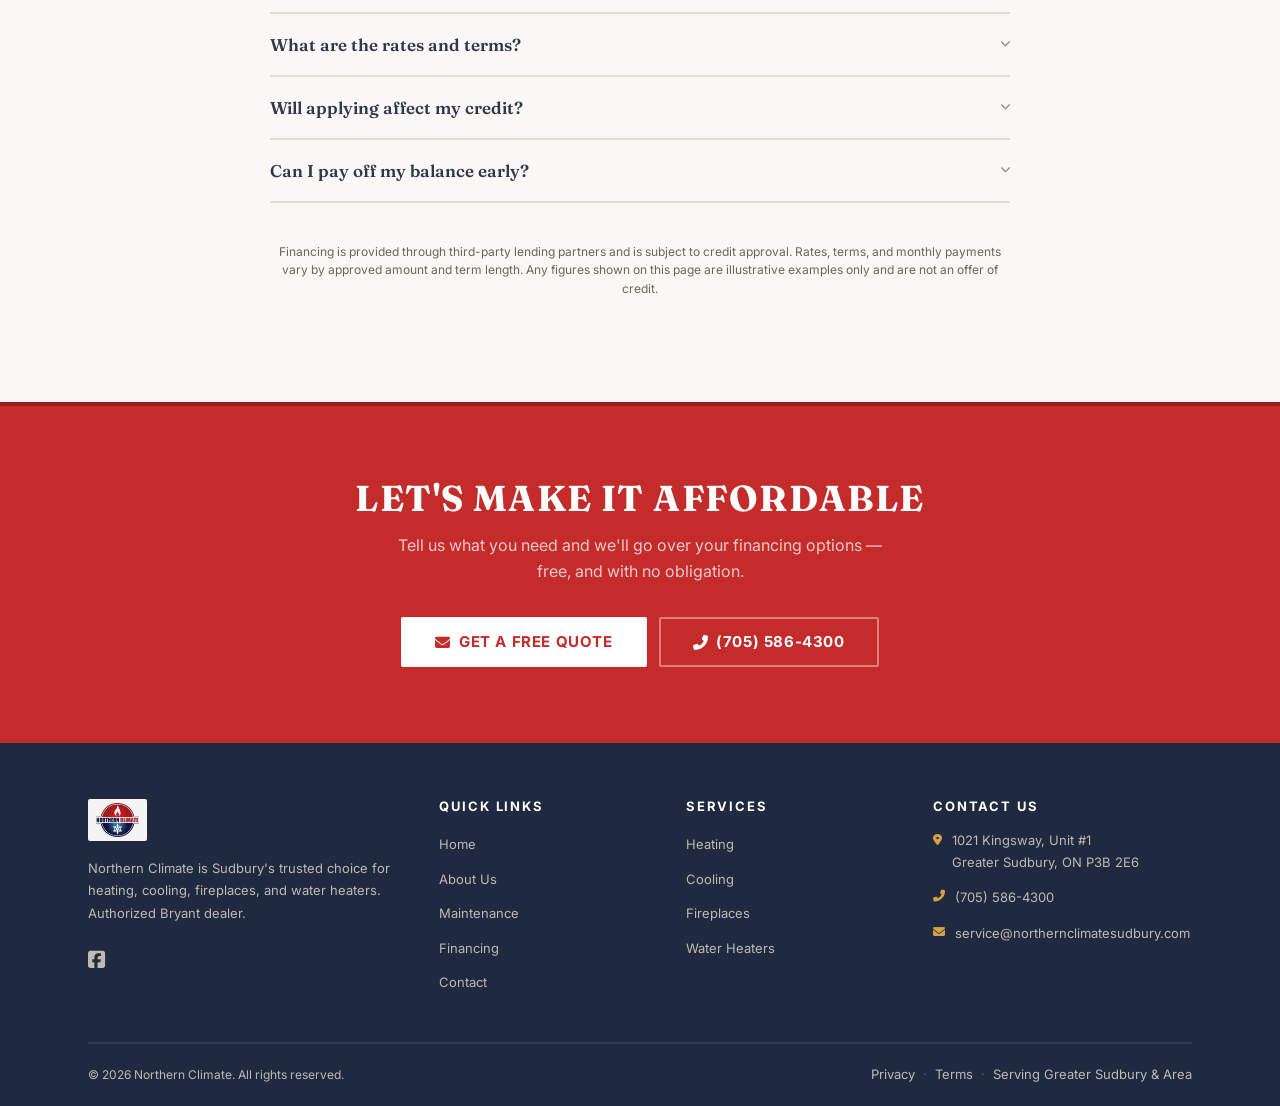
<file: financing.html>
<!DOCTYPE html>
<html lang="en">
<head>
    <meta charset="UTF-8">
    <meta name="viewport" content="width=device-width, initial-scale=1.0">
    <meta name="theme-color" content="#2E3852">
    <title>Financing | Northern Climate — Affordable HVAC Financing in Sudbury</title>
    <meta name="description" content="Affordable financing options for heating, cooling, and fireplace installations in Greater Sudbury. Low monthly payments, quick approval. Call (705) 586-4300.">
    <link rel="canonical" href="https://northernclimatesudbury.com/financing.html">

    <link rel="icon" type="image/svg+xml" href="favicon.svg">
    <link rel="apple-touch-icon" href="apple-touch-icon.svg">
    <link rel="mask-icon" href="favicon-mask.svg" color="#C42B2B">
    <link rel="manifest" href="site.webmanifest">

    <meta property="og:title" content="Financing | Northern Climate — Affordable HVAC Financing in Sudbury">
    <meta property="og:description" content="Flexible monthly payments for furnaces, AC, fireplaces, water heaters and more. Quick approval, no surprises.">
    <meta property="og:type" content="website">
    <meta property="og:locale" content="en_CA">
    <meta property="og:site_name" content="Northern Climate">
    <meta property="og:url" content="https://northernclimatesudbury.com/financing.html">
    <meta property="og:image" content="https://northernclimatesudbury.com/thumbs-up.png">
    <meta property="og:image:alt" content="Northern Climate — HVAC financing in Greater Sudbury">

    <meta name="twitter:card" content="summary_large_image">
    <meta name="twitter:title" content="Financing | Northern Climate — Sudbury HVAC Financing">
    <meta name="twitter:description" content="Flexible monthly payments for HVAC installations in Greater Sudbury.">
    <meta name="twitter:image" content="https://northernclimatesudbury.com/thumbs-up.png">

    <link rel="preconnect" href="https://fonts.googleapis.com">
    <link rel="preconnect" href="https://fonts.gstatic.com" crossorigin>
    <link rel="dns-prefetch" href="https://cdnjs.cloudflare.com">

    <script type="application/ld+json">
    {
        "@context": "https://schema.org",
        "@type": "HVACBusiness",
        "name": "Northern Climate",
        "telephone": "+1-705-586-4300",
        "email": "service@northernclimatesudbury.com",
        "address": {
            "@type": "PostalAddress",
            "streetAddress": "1021 Kingsway, Unit #1",
            "addressLocality": "Greater Sudbury",
            "addressRegion": "ON",
            "postalCode": "P3B 2E6",
            "addressCountry": "CA"
        },
        "openingHoursSpecification": [
            {
                "@type": "OpeningHoursSpecification",
                "dayOfWeek": ["Monday","Tuesday","Wednesday","Thursday","Friday"],
                "opens": "08:00",
                "closes": "17:00"
            }
        ]
    }
    </script>

    <script type="application/ld+json">
    {
        "@context": "https://schema.org",
        "@type": "BreadcrumbList",
        "itemListElement": [
            {
                "@type": "ListItem",
                "position": 1,
                "name": "Home",
                "item": "https://northernclimatesudbury.com/"
            },
            {
                "@type": "ListItem",
                "position": 2,
                "name": "Financing"
            }
        ]
    }
    </script>

    <script type="application/ld+json">
    {
        "@context": "https://schema.org",
        "@type": "FAQPage",
        "mainEntity": [
            {
                "@type": "Question",
                "name": "How do I apply for financing?",
                "acceptedAnswer": {
                    "@type": "Answer",
                    "text": "Start with a free in-home quote. Once you've chosen your system, we'll help you complete a short financing application and walk you through the available terms. Approval decisions are usually quick, so your project doesn't have to wait."
                }
            },
            {
                "@type": "Question",
                "name": "What can I finance?",
                "acceptedAnswer": {
                    "@type": "Answer",
                    "text": "Furnaces, air conditioners, fireplaces, water heaters, heat pumps, and complete multi-system upgrades. If you're replacing more than one piece of equipment, we can roll it into a single monthly payment."
                }
            },
            {
                "@type": "Question",
                "name": "What are the rates and terms?",
                "acceptedAnswer": {
                    "@type": "Answer",
                    "text": "Rates and term lengths depend on the amount financed and your approved credit. We'll lay out the exact monthly payment and total cost in plain language before you commit — there's never any obligation to proceed."
                }
            },
            {
                "@type": "Question",
                "name": "Will applying affect my credit?",
                "acceptedAnswer": {
                    "@type": "Answer",
                    "text": "A financing application involves a credit check, like most major purchases. We only run it once you've decided you'd like to move forward, and we're happy to answer your questions beforehand so there are no surprises."
                }
            },
            {
                "@type": "Question",
                "name": "Can I pay off my balance early?",
                "acceptedAnswer": {
                    "@type": "Answer",
                    "text": "In most cases, yes — and paying early can reduce the total interest you pay. The exact terms depend on the plan you choose, and we'll go over the details with you up front."
                }
            }
        ]
    }
    </script>

    <link href="https://fonts.googleapis.com/css2?family=Fraunces:opsz,wght@9..144,400;9..144,600;9..144,700&family=Inter:wght@400;500;600;700&display=swap" rel="stylesheet">

    <link rel="stylesheet" href="https://cdnjs.cloudflare.com/ajax/libs/font-awesome/6.4.0/css/all.min.css">

    <link rel="stylesheet" href="css/styles.css">

    <script src="js/main.js" defer></script>

    <!-- Google Analytics 4 — TODO: replace G-XXXXXXXXXX with your Measurement ID, then uncomment. -->
    <!--
    <script async src="https://www.googletagmanager.com/gtag/js?id=G-XXXXXXXXXX"></script>
    <script>
      window.dataLayer = window.dataLayer || [];
      function gtag(){dataLayer.push(arguments);}
      gtag('js', new Date());
      gtag('config', 'G-XXXXXXXXXX', { anonymize_ip: true });
    </script>
    -->
</head>
<body>

    <a class="skip-link" href="#main">Skip to main content</a>

    <div class="top-bar" id="topBar">
        <div class="container">
            <div class="top-bar-inner">
                <div class="top-bar-left">
                    <span><i class="fas fa-map-marker-alt"></i> 1021 Kingsway Unit #1, Sudbury, ON</span>
                    <span><i class="fas fa-envelope"></i> <a href="mailto:service@northernclimatesudbury.com">service@northernclimatesudbury.com</a></span>
                </div>
                <div>
                    <span><i class="fas fa-bolt"></i> <strong>Emergency Service Available</strong></span>
                </div>
            </div>
        </div>
    </div>

    <nav class="nav-wrap">
        <div class="container">
            <div class="nav-inner">
                <a href="index.html" class="nav-logo">
                    <img src="Northern Climate logo (1).png" alt="Northern Climate Logo">
                </a>

                <ul class="nav-links">
                    <li><a href="about.html">About</a></li>
                    <li class="nav-dropdown">
                        <a href="#" class="nav-dropdown-toggle">Services <i class="fas fa-chevron-down"></i></a>
                        <div class="nav-dropdown-menu">
                            <a href="services/heating.html"><i class="fas fa-fire-alt"></i> Heating</a>
                            <a href="services/cooling.html"><i class="fas fa-snowflake"></i> Cooling</a>
                            <a href="services/fireplaces.html"><i class="fas fa-burn"></i> Fireplaces</a>
                            <a href="services/water-heaters.html"><i class="fas fa-temperature-high"></i> Water Heaters</a>

                        </div>
                    </li>
                    <li><a href="protection-plans.html">Maintenance</a></li>
                    <li><a href="financing.html" class="active" aria-current="page">Financing</a></li>
                    <li><a href="contact.html">Contact</a></li>
                    <li>
                        <a href="tel:7055864300" class="nav-cta">
                            <i class="fas fa-phone-alt"></i> (705) 586-4300
                        </a>
                    </li>
                </ul>

                <button class="hamburger" aria-label="Toggle menu">
                    <span></span>
                    <span></span>
                    <span></span>
                </button>
            </div>
        </div>

        <div class="mobile-menu">
            <a href="about.html">About</a>
            <a href="#" class="mobile-services-toggle">Services <i class="fas fa-chevron-down"></i></a>
            <div class="mobile-submenu">
                <a href="services/heating.html">Heating</a>
                <a href="services/cooling.html">Cooling</a>
                <a href="services/fireplaces.html">Fireplaces</a>
                <a href="services/water-heaters.html">Water Heaters</a>

            </div>
            <a href="protection-plans.html">Maintenance</a>
            <a href="financing.html">Financing</a>
            <a href="contact.html">Contact</a>
            <a href="tel:7055864300" style="color: var(--red); font-weight: 700;">
                <i class="fas fa-phone-alt"></i> (705) 586-4300
            </a>
        </div>
    </nav>

    <main id="main">

    <section class="page-hero has-grain">
        <div class="container">
            <h1>Financing Options</h1>
            <p class="page-hero-sub">Spread the cost of a new furnace, A/C, or fireplace over manageable monthly payments — so comfort doesn't have to wait.</p>
            <div class="breadcrumb">
                <a href="index.html">Home</a>
                <span class="sep">/</span>
                <span>Financing</span>
            </div>
        </div>
    </section>

    <section class="section-padding">
        <div class="container">
            <div class="two-col finance-overview">
                <div class="fade-in prose">
                    <h2 class="u-mb-md">Comfort that fits your budget</h2>
                    <p>A new heating or cooling system is a major investment — and a breakdown rarely waits for a convenient time. Financing lets you install the right system now and pay for it gradually, instead of putting off the work or settling for a smaller unit than your home really needs.</p>
                    <p>During your free quote we'll lay out the available plans in plain language, show you the monthly numbers, and let you pick the term that suits your household. No pressure, no obligation.</p>
                </div>

                <aside class="finance-figure fade-in" aria-label="Example monthly payment">
                    <div class="finance-figure-bg" aria-hidden="true"></div>
                    <span class="finance-figure-eyebrow">Example monthly payment</span>
                    <div class="finance-figure-amount">
                        <span class="finance-figure-from">from</span>
                        <span class="finance-figure-value">$90</span>
                        <span class="finance-figure-unit">/&nbsp;month*</span>
                    </div>
                    <p>A <strong>$5,000 high-efficiency furnace</strong> spread over a 60-month term — around the cost of a few coffees a week for year-round comfort.</p>
                    <p class="finance-figure-note">*Illustrative example only. Your actual payment depends on the amount financed, the term you choose, and your approved rate. On approved credit.</p>
                </aside>
            </div>
        </div>
    </section>

    <section class="section-padding section-alt">
        <div class="container">
            <div class="section-heading section-heading--left">
                <h2>Why finance with us</h2>
                <p>Three reasons homeowners across Greater Sudbury choose to spread the cost.</p>
            </div>
            <div class="benefits-grid stagger-children">
                <div class="benefit-card fade-in">
                    <i class="fas fa-wallet"></i>
                    <h3>Low Monthly Payments</h3>
                    <p>Break a big purchase into predictable monthly amounts that sit comfortably alongside the rest of your bills.</p>
                </div>
                <div class="benefit-card fade-in">
                    <i class="fas fa-bolt"></i>
                    <h3>Fast, Simple Approval</h3>
                    <p>A short application and a quick decision, so a failed furnace doesn't leave you waiting in the cold.</p>
                </div>
                <div class="benefit-card fade-in">
                    <i class="fas fa-sliders-h"></i>
                    <h3>Flexible Terms</h3>
                    <p>Pick a shorter term to pay less interest, or a longer one for a lower monthly payment — whatever fits your budget.</p>
                </div>
            </div>
        </div>
    </section>

    <section class="section-padding">
        <div class="container">
            <div class="section-heading">
                <h2>How It Works</h2>
                <p>Three simple steps from quote to cozy.</p>
            </div>

            <div class="steps-row stagger-children">
                <div class="step-card fade-in">
                    <div class="step-number">1</div>
                    <h3>Get a free quote</h3>
                    <p>We assess your home, recommend the right system, and give you a clear written price with no surprises.</p>
                </div>
                <div class="step-card fade-in">
                    <div class="step-number">2</div>
                    <h3>Apply for financing</h3>
                    <p>Fill out a short application — we'll walk you through it and answer any questions about terms and payments.</p>
                </div>
                <div class="step-card fade-in">
                    <div class="step-number">3</div>
                    <h3>Enjoy your comfort</h3>
                    <p>We install your new system and you pay at your pace. Start enjoying better comfort right away.</p>
                </div>
            </div>
        </div>
    </section>

    <section class="section-padding section-alt">
        <div class="container">
            <div class="section-heading section-heading--left">
                <h2>What you can finance</h2>
                <p>If it keeps your home comfortable, chances are we can help you finance it.</p>
            </div>

            <div class="service-detail-grid stagger-children">
                <div class="service-detail-item fade-in">
                    <i class="fas fa-fire-alt"></i>
                    <div>
                        <h4>Furnaces &amp; Heating</h4>
                        <p>High-efficiency Bryant furnaces and full heating system replacements, installed and financed together.</p>
                    </div>
                </div>
                <div class="service-detail-item fade-in">
                    <i class="fas fa-snowflake"></i>
                    <div>
                        <h4>Air Conditioning</h4>
                        <p>Central air systems and efficiency upgrades that pay you back in lower summer energy bills.</p>
                    </div>
                </div>
                <div class="service-detail-item fade-in">
                    <i class="fas fa-fire"></i>
                    <div>
                        <h4>Fireplaces</h4>
                        <p>Gas and wood fireplaces and inserts from Regency and Enviro, including wood-to-gas conversions.</p>
                    </div>
                </div>
                <div class="service-detail-item fade-in">
                    <i class="fas fa-water"></i>
                    <div>
                        <h4>Water Heaters</h4>
                        <p>Tank and tankless water heater replacements for reliable hot water without the upfront hit.</p>
                    </div>
                </div>
                <div class="service-detail-item fade-in">
                    <i class="fas fa-sync-alt"></i>
                    <div>
                        <h4>Heat Pumps</h4>
                        <p>Energy-efficient heating and cooling in one system — often eligible for rebates as well.</p>
                    </div>
                </div>
                <div class="service-detail-item fade-in">
                    <i class="fas fa-layer-group"></i>
                    <div>
                        <h4>Complete System Upgrades</h4>
                        <p>Replacing more than one system at once? Bundle it into a single, manageable monthly payment.</p>
                    </div>
                </div>
            </div>
        </div>
    </section>

    <section class="section-padding">
        <div class="container">
            <div class="section-heading fade-in">
                <h2>Financing FAQ</h2>
            </div>

            <div class="faq-list fade-in">
                <div class="faq-item">
                    <button class="faq-question">
                        How do I apply for financing?
                        <i class="fas fa-chevron-down"></i>
                    </button>
                    <div class="faq-answer">
                        <div class="faq-answer-inner">
                            Start with a free in-home quote. Once you've chosen your system, we'll help you complete a short financing application and walk you through the available terms. Approval decisions are usually quick, so your project doesn't have to wait.
                        </div>
                    </div>
                </div>

                <div class="faq-item">
                    <button class="faq-question">
                        What can I finance?
                        <i class="fas fa-chevron-down"></i>
                    </button>
                    <div class="faq-answer">
                        <div class="faq-answer-inner">
                            Furnaces, air conditioners, fireplaces, water heaters, heat pumps, and complete multi-system upgrades. If you're replacing more than one piece of equipment, we can roll it into a single monthly payment.
                        </div>
                    </div>
                </div>

                <div class="faq-item">
                    <button class="faq-question">
                        What are the rates and terms?
                        <i class="fas fa-chevron-down"></i>
                    </button>
                    <div class="faq-answer">
                        <div class="faq-answer-inner">
                            Rates and term lengths depend on the amount financed and your approved credit. We'll lay out the exact monthly payment and total cost in plain language before you commit — there's never any obligation to proceed.
                        </div>
                    </div>
                </div>

                <div class="faq-item">
                    <button class="faq-question">
                        Will applying affect my credit?
                        <i class="fas fa-chevron-down"></i>
                    </button>
                    <div class="faq-answer">
                        <div class="faq-answer-inner">
                            A financing application involves a credit check, like most major purchases. We only run it once you've decided you'd like to move forward, and we're happy to answer your questions beforehand so there are no surprises.
                        </div>
                    </div>
                </div>

                <div class="faq-item">
                    <button class="faq-question">
                        Can I pay off my balance early?
                        <i class="fas fa-chevron-down"></i>
                    </button>
                    <div class="faq-answer">
                        <div class="faq-answer-inner">
                            In most cases, yes — and paying early can reduce the total interest you pay. The exact terms depend on the plan you choose, and we'll go over the details with you up front.
                        </div>
                    </div>
                </div>
            </div>

            <p class="finance-disclaimer">Financing is provided through third-party lending partners and is subject to credit approval. Rates, terms, and monthly payments vary by approved amount and term length. Any figures shown on this page are illustrative examples only and are not an offer of credit.</p>
        </div>
    </section>

    <section class="cta-band">
        <div class="container">
            <h2>Let's make it affordable</h2>
            <p>Tell us what you need and we'll go over your financing options — free, and with no obligation.</p>
            <div class="cta-actions">
                <a href="contact.html" class="btn btn-white"><i class="fas fa-envelope"></i> Get a Free Quote</a>
                <a href="tel:7055864300" class="btn btn-outline"><i class="fas fa-phone-alt"></i> (705) 586-4300</a>
            </div>
        </div>
    </section>

    </main>

    <footer class="site-footer">
        <div class="container">
            <div class="footer-grid">

                <div class="footer-brand">
                    <img src="Northern Climate logo (1).png" alt="Northern Climate Logo">
                    <p>Northern Climate is Sudbury's trusted choice for heating, cooling, fireplaces, and water heaters. Authorized Bryant dealer.</p>
                    <div class="footer-social">
                        <a href="https://www.facebook.com/NorthernClimateSudbury" target="_blank" rel="noopener noreferrer" aria-label="Northern Climate on Facebook (opens in new tab)"><i class="fab fa-facebook-square"></i></a>
                    </div>
                </div>

                <div class="footer-col">
                    <h4>Quick Links</h4>
                    <ul>
                        <li><a href="index.html">Home</a></li>
                        <li><a href="about.html">About Us</a></li>
                        <li><a href="protection-plans.html">Maintenance</a></li>
                        <li><a href="financing.html">Financing</a></li>
                        <li><a href="contact.html">Contact</a></li>
                    </ul>
                </div>

                <div class="footer-col">
                    <h4>Services</h4>
                    <ul>
                        <li><a href="services/heating.html">Heating</a></li>
                        <li><a href="services/cooling.html">Cooling</a></li>
                        <li><a href="services/fireplaces.html">Fireplaces</a></li>
                        <li><a href="services/water-heaters.html">Water Heaters</a></li>

                    </ul>
                </div>

                <div class="footer-col">
                    <h4>Contact Us</h4>
                    <div class="contact-item">
                        <i class="fas fa-map-marker-alt"></i>
                        <span>1021 Kingsway, Unit #1<br>Greater Sudbury, ON P3B 2E6</span>
                    </div>
                    <div class="contact-item">
                        <i class="fas fa-phone-alt"></i>
                        <a href="tel:7055864300">(705) 586-4300</a>
                    </div>
                    <div class="contact-item">
                        <i class="fas fa-envelope"></i>
                        <a href="mailto:service@northernclimatesudbury.com">service@northernclimatesudbury.com</a>
                    </div>
                </div>

            </div>

            <div class="footer-bottom">
                <p>&copy; <span class="js-year"></span> Northern Climate. All rights reserved.</p>
                <div class="footer-legal">
                    <a href="privacy.html">Privacy</a>
                    <span class="sep">·</span>
                    <a href="terms.html">Terms</a>
                    <span class="sep">·</span>
                    <span>Serving Greater Sudbury &amp; Area</span>
                </div>
            </div>
        </div>
    </footer>

    <div class="mobile-call-bar">
        <a href="tel:7055864300">
            <i class="fas fa-phone-alt"></i> Call (705) 586-4300
        </a>
    </div>

</body>
</html>
</file>
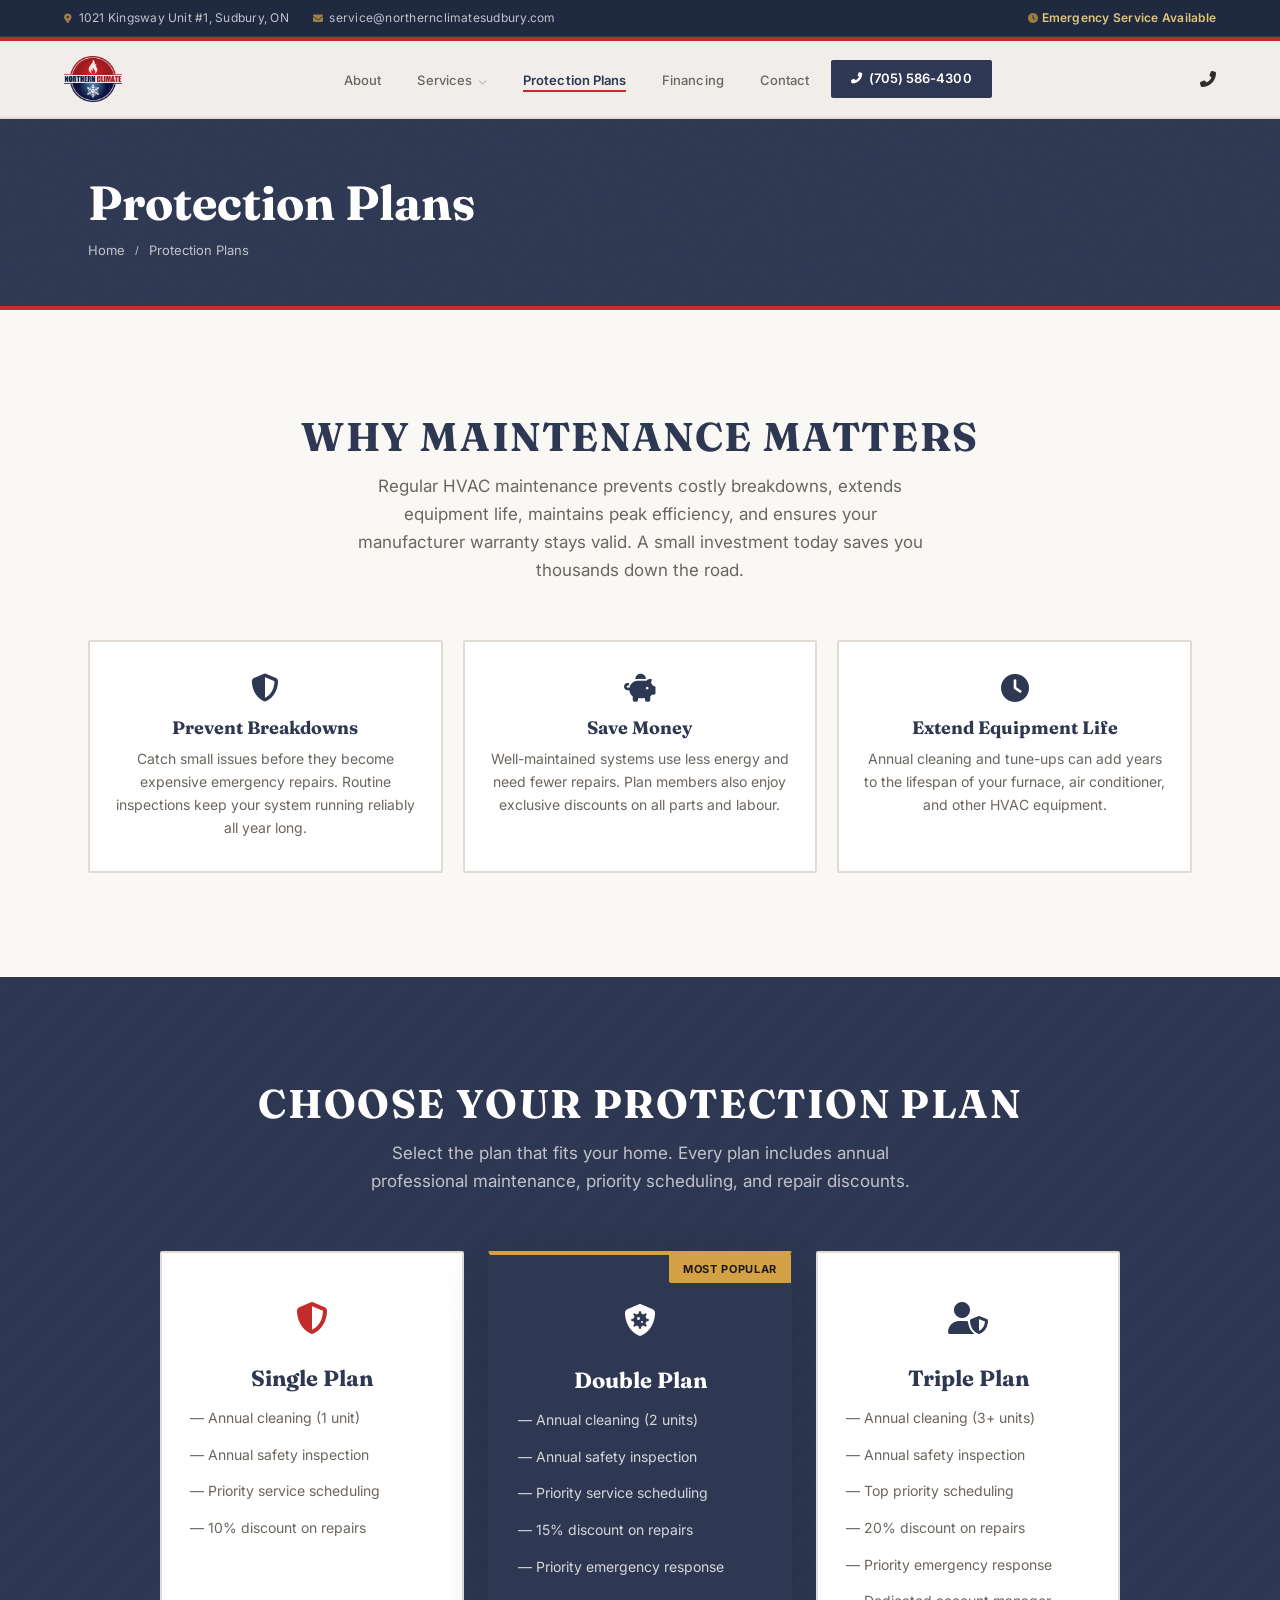
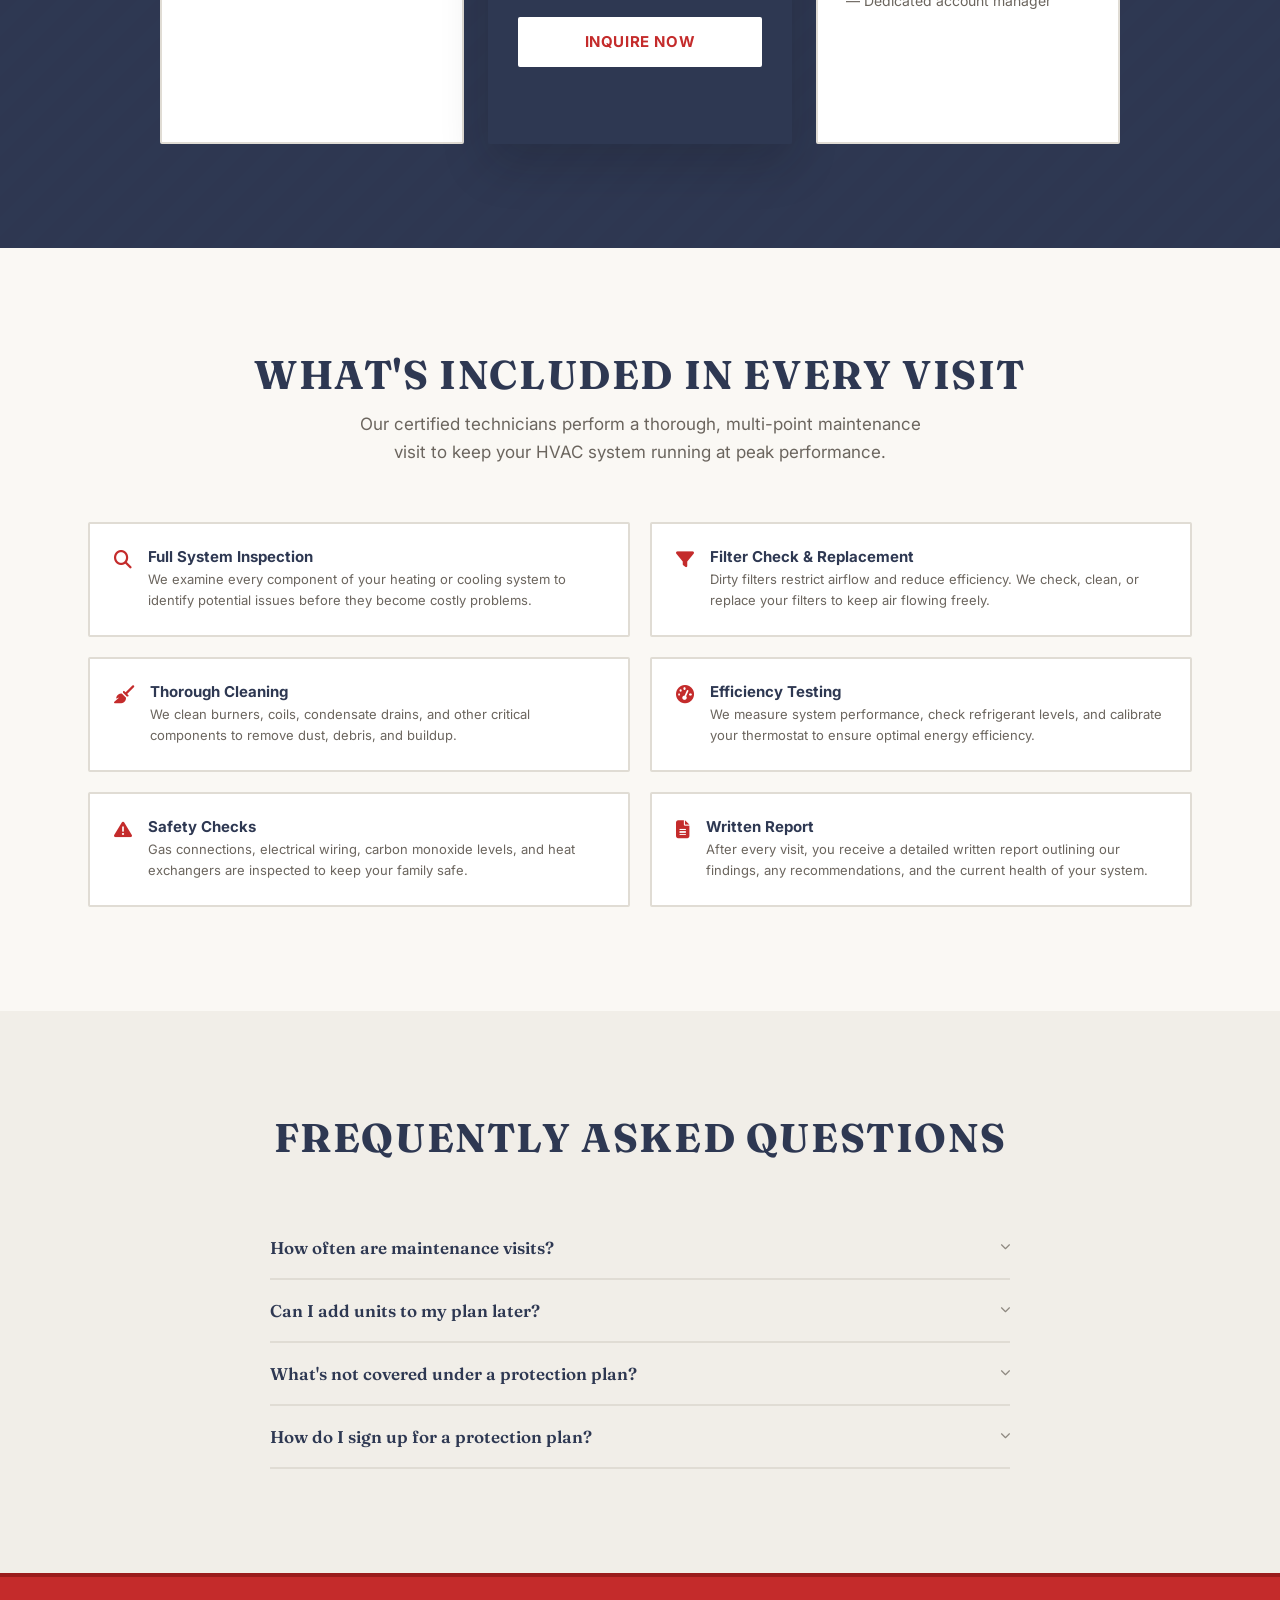
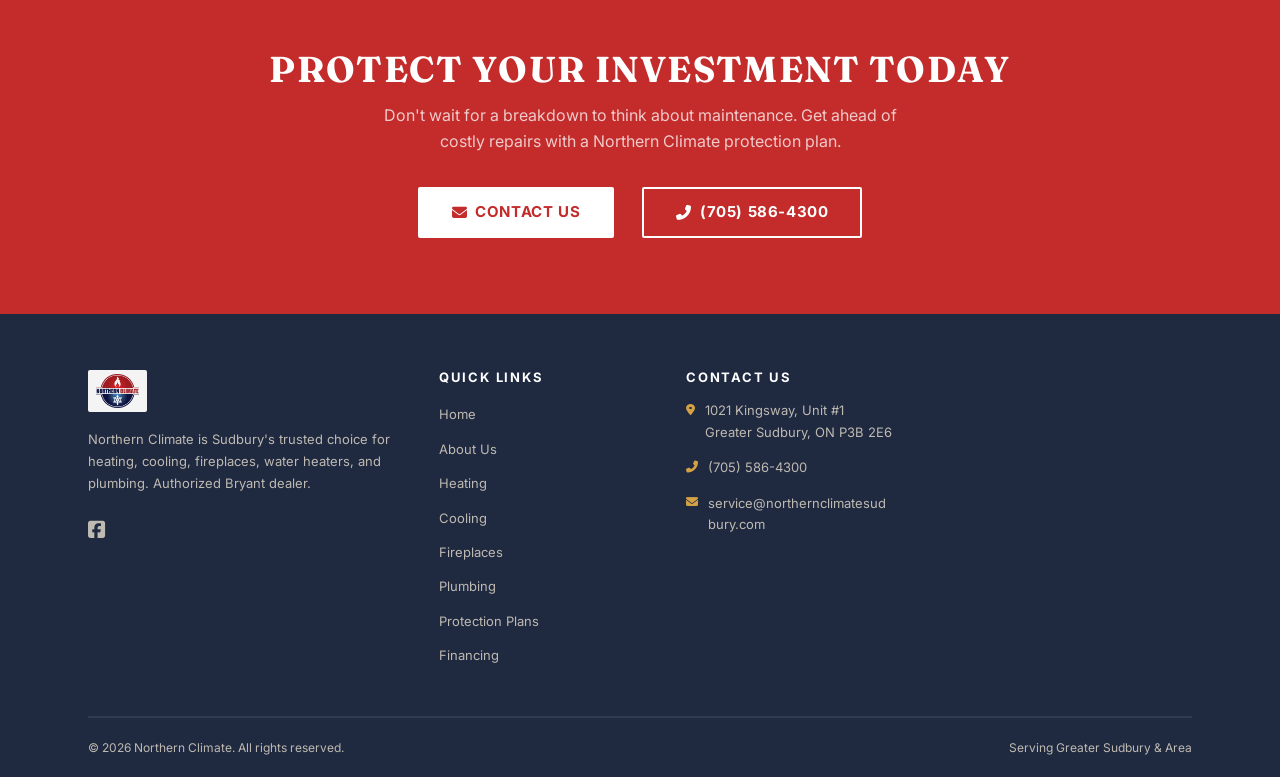
<file: plans.html>
<!DOCTYPE html>
<html lang="en">
<head>
    <meta charset="UTF-8">
    <meta name="viewport" content="width=device-width, initial-scale=1.0">
    <title>Protection Plans | Northern Climate — HVAC Maintenance Plans in Sudbury</title>
    <meta name="description" content="Keep your HVAC system running efficiently with Northern Climate's protection plans. Annual maintenance, priority service, and repair discounts. Call (705) 586-4300.">

    <!-- Open Graph -->
    <meta property="og:title" content="Protection Plans | Northern Climate — HVAC Maintenance Plans in Sudbury">
    <meta property="og:description" content="Keep your HVAC system running efficiently with Northern Climate's protection plans. Annual maintenance, priority service, and repair discounts. Call (705) 586-4300.">
    <meta property="og:type" content="website">
    <meta property="og:locale" content="en_CA">

    <!-- JSON-LD: HVACBusiness -->
    <script type="application/ld+json">
    {
        "@context": "https://schema.org",
        "@type": "HVACBusiness",
        "name": "Northern Climate",
        "telephone": "+1-705-586-4300",
        "email": "service@northernclimatesudbury.com",
        "url": "https://northernclimatesudbury.com/",
        "address": {
            "@type": "PostalAddress",
            "streetAddress": "1021 Kingsway, Unit #1",
            "addressLocality": "Greater Sudbury",
            "addressRegion": "ON",
            "postalCode": "P3B 2E6",
            "addressCountry": "CA"
        },
        "openingHoursSpecification": [
            {
                "@type": "OpeningHoursSpecification",
                "dayOfWeek": ["Monday","Tuesday","Wednesday","Thursday","Friday"],
                "opens": "08:00",
                "closes": "17:00"
            }
        ]
    }
    </script>

    <!-- JSON-LD: FAQPage -->
    <script type="application/ld+json">
    {
        "@context": "https://schema.org",
        "@type": "FAQPage",
        "mainEntity": [
            {
                "@type": "Question",
                "name": "How often are maintenance visits?",
                "acceptedAnswer": {
                    "@type": "Answer",
                    "text": "Each covered unit receives one comprehensive maintenance visit per year. We'll contact you to schedule at a convenient time, typically before the heating or cooling season begins."
                }
            },
            {
                "@type": "Question",
                "name": "Can I add units to my plan later?",
                "acceptedAnswer": {
                    "@type": "Answer",
                    "text": "Absolutely! You can upgrade your protection plan at any time to cover additional units. Simply call us or fill out the contact form and we'll adjust your plan accordingly."
                }
            },
            {
                "@type": "Question",
                "name": "What's not covered under a protection plan?",
                "acceptedAnswer": {
                    "@type": "Answer",
                    "text": "Major component replacements such as compressors, heat exchangers, and full system replacements are not included. However, plan members receive significant discounts on all repair parts and labour."
                }
            },
            {
                "@type": "Question",
                "name": "How do I sign up for a protection plan?",
                "acceptedAnswer": {
                    "@type": "Answer",
                    "text": "Signing up is easy! Give us a call at (705) 586-4300 or fill out the contact form on our website. We'll walk you through the options and get you set up right away."
                }
            }
        ]
    }
    </script>

    <!-- JSON-LD: BreadcrumbList -->
    <script type="application/ld+json">
    {
        "@context": "https://schema.org",
        "@type": "BreadcrumbList",
        "itemListElement": [
            {
                "@type": "ListItem",
                "position": 1,
                "name": "Home",
                "item": "https://northernclimatesudbury.com/"
            },
            {
                "@type": "ListItem",
                "position": 2,
                "name": "Protection Plans"
            }
        ]
    }
    </script>

    <!-- Google Fonts -->
    <link href="https://fonts.googleapis.com/css2?family=Fraunces:opsz,wght@9..144,400;9..144,600;9..144,700&family=Inter:wght@400;500;600;700&display=swap" rel="stylesheet">

    <!-- FontAwesome -->
    <link rel="stylesheet" href="https://cdnjs.cloudflare.com/ajax/libs/font-awesome/6.4.0/css/all.min.css">

    <!-- Site Styles -->
    <link rel="stylesheet" href="css/styles.css">

    <!-- Site JS -->
    <script src="js/main.js" defer></script>
</head>
<body>

    <!-- Top Info Bar -->
    <div class="top-bar" id="topBar">
        <div class="container">
            <div class="top-bar-inner">
                <div class="top-bar-left">
                    <span><i class="fas fa-map-marker-alt"></i> 1021 Kingsway Unit #1, Sudbury, ON</span>
                    <span><i class="fas fa-envelope"></i> <a href="mailto:service@northernclimatesudbury.com">service@northernclimatesudbury.com</a></span>
                </div>
                <div>
                    <span><i class="fas fa-clock"></i> <strong>Emergency Service Available</strong></span>
                </div>
            </div>
        </div>
    </div>

    <!-- Navigation -->
    <nav class="nav-wrap">
        <div class="container">
            <div class="nav-inner">
                <a href="index.html" class="nav-logo">
                    <img src="Northern Climate logo (1).png" alt="Northern Climate Logo">
                </a>

                <ul class="nav-links">
                    <li><a href="about.html">About</a></li>
                    <li class="nav-dropdown">
                        <a href="#" class="nav-dropdown-toggle">Services <i class="fas fa-chevron-down"></i></a>
                        <div class="nav-dropdown-menu">
                            <a href="services/heating.html"><i class="fas fa-fire-alt"></i> Heating</a>
                            <a href="services/cooling.html"><i class="fas fa-snowflake"></i> Cooling</a>
                            <a href="services/fireplaces.html"><i class="fas fa-burn"></i> Fireplaces</a>
                            <a href="services/plumbing.html"><i class="fas fa-wrench"></i> Plumbing</a>
                        </div>
                    </li>
                    <li><a href="plans.html" class="active">Protection Plans</a></li>
                    <li><a href="financing.html">Financing</a></li>
                    <li><a href="contact.html">Contact</a></li>
                    <li>
                        <a href="tel:7055864300" class="nav-cta">
                            <i class="fas fa-phone-alt"></i> (705) 586-4300
                        </a>
                    </li>
                </ul>

                <a href="tel:7055864300" class="nav-phone-mobile" aria-label="Call us"><i class="fas fa-phone-alt"></i></a>
                <button class="hamburger" aria-label="Toggle menu">
                    <span></span>
                    <span></span>
                    <span></span>
                </button>
            </div>
        </div>

        <!-- Mobile Menu -->
        <div class="mobile-menu">
            <a href="about.html">About</a>
            <a href="#" class="mobile-services-toggle">Services <i class="fas fa-chevron-down"></i></a>
            <div class="mobile-submenu">
                <a href="services/heating.html">Heating</a>
                <a href="services/cooling.html">Cooling</a>
                <a href="services/fireplaces.html">Fireplaces</a>
                <a href="services/plumbing.html">Plumbing</a>
            </div>
            <a href="plans.html">Protection Plans</a>
            <a href="financing.html">Financing</a>
            <a href="contact.html">Contact</a>
            <a href="tel:7055864300" style="color: var(--red); font-weight: 700;">
                <i class="fas fa-phone-alt"></i> (705) 586-4300
            </a>
        </div>
    </nav>

    <!-- Page Hero -->
    <section class="page-hero has-grain">
        <div class="container">
            <h1>Protection Plans</h1>
            <div class="breadcrumb">
                <a href="index.html">Home</a>
                <span class="sep">/</span>
                <span>Protection Plans</span>
            </div>
        </div>
    </section>

    <!-- Why Maintenance Matters -->
    <section class="section-padding">
        <div class="container">
            <div class="section-heading fade-in">
                <h2>Why Maintenance Matters</h2>
                <p>Regular HVAC maintenance prevents costly breakdowns, extends equipment life, maintains peak efficiency, and ensures your manufacturer warranty stays valid. A small investment today saves you thousands down the road.</p>
            </div>

            <div class="benefits-grid stagger-children">
                <div class="benefit-card fade-in">
                    <i class="fas fa-shield-alt"></i>
                    <h3>Prevent Breakdowns</h3>
                    <p>Catch small issues before they become expensive emergency repairs. Routine inspections keep your system running reliably all year long.</p>
                </div>
                <div class="benefit-card fade-in">
                    <i class="fas fa-piggy-bank"></i>
                    <h3>Save Money</h3>
                    <p>Well-maintained systems use less energy and need fewer repairs. Plan members also enjoy exclusive discounts on all parts and labour.</p>
                </div>
                <div class="benefit-card fade-in">
                    <i class="fas fa-clock"></i>
                    <h3>Extend Equipment Life</h3>
                    <p>Annual cleaning and tune-ups can add years to the lifespan of your furnace, air conditioner, and other HVAC equipment.</p>
                </div>
            </div>
        </div>
    </section>

    <!-- 3-Tier Plan Cards -->
    <section class="section-padding" style="background: var(--navy); position: relative; overflow: hidden;">
        <!-- Background pattern -->
        <div style="position: absolute; inset: 0; opacity: 0.05;">
            <svg width="100%" height="100%" xmlns="http://www.w3.org/2000/svg">
                <defs>
                    <pattern id="plan-pattern" width="40" height="40" patternUnits="userSpaceOnUse">
                        <path d="M0 40L40 0H20L0 20M40 40V20L20 40" fill="currentColor" fill-opacity="0.3"/>
                    </pattern>
                </defs>
                <rect width="100%" height="100%" fill="url(#plan-pattern)"/>
            </svg>
        </div>

        <div class="container" style="position: relative; z-index: 1;">
            <div class="section-heading fade-in">
                <h2 style="color: #fff;">Choose Your Protection Plan</h2>
                <p style="color: rgba(255,255,255,0.7);">Select the plan that fits your home. Every plan includes annual professional maintenance, priority scheduling, and repair discounts.</p>
            </div>

            <div class="plans-grid stagger-children">
                <!-- Single Plan -->
                <div class="plan-card fade-in">
                    <div class="plan-icon" style="color: var(--red);">
                        <i class="fas fa-shield-alt"></i>
                    </div>
                    <h3>Single Plan</h3>
                    <ul>
                        <li>— Annual cleaning (1 unit)</li>
                        <li>— Annual safety inspection</li>
                        <li>— Priority service scheduling</li>
                        <li>— 10% discount on repairs</li>
                    </ul>
                    <a href="contact.html?service=protection-plan" class="btn btn-outline" style="width: 100%;">Inquire Now</a>
                </div>

                <!-- Double Plan (Featured) -->
                <div class="plan-card featured fade-in">
                    <span class="plan-badge">Most Popular</span>
                    <div class="plan-icon" style="color: #fff;">
                        <i class="fas fa-shield-virus"></i>
                    </div>
                    <h3>Double Plan</h3>
                    <ul>
                        <li>— Annual cleaning (2 units)</li>
                        <li>— Annual safety inspection</li>
                        <li>— Priority service scheduling</li>
                        <li>— 15% discount on repairs</li>
                        <li>— Priority emergency response</li>
                    </ul>
                    <a href="contact.html?service=protection-plan" class="btn btn-white" style="width: 100%;">Inquire Now</a>
                </div>

                <!-- Triple Plan -->
                <div class="plan-card fade-in">
                    <div class="plan-icon" style="color: var(--navy);">
                        <i class="fas fa-user-shield"></i>
                    </div>
                    <h3>Triple Plan</h3>
                    <ul>
                        <li>— Annual cleaning (3+ units)</li>
                        <li>— Annual safety inspection</li>
                        <li>— Top priority scheduling</li>
                        <li>— 20% discount on repairs</li>
                        <li>— Priority emergency response</li>
                        <li>— Dedicated account manager</li>
                    </ul>
                    <a href="contact.html?service=protection-plan" class="btn btn-outline" style="width: 100%;">Inquire Now</a>
                </div>
            </div>
        </div>
    </section>

    <!-- What's Included Detail Section -->
    <section class="section-padding">
        <div class="container">
            <div class="section-heading fade-in">
                <h2>What's Included in Every Visit</h2>
                <p>Our certified technicians perform a thorough, multi-point maintenance visit to keep your HVAC system running at peak performance.</p>
            </div>

            <div class="service-detail-grid stagger-children">
                <div class="service-detail-item fade-in">
                    <i class="fas fa-search"></i>
                    <div>
                        <h4>Full System Inspection</h4>
                        <p>We examine every component of your heating or cooling system to identify potential issues before they become costly problems.</p>
                    </div>
                </div>
                <div class="service-detail-item fade-in">
                    <i class="fas fa-filter"></i>
                    <div>
                        <h4>Filter Check &amp; Replacement</h4>
                        <p>Dirty filters restrict airflow and reduce efficiency. We check, clean, or replace your filters to keep air flowing freely.</p>
                    </div>
                </div>
                <div class="service-detail-item fade-in">
                    <i class="fas fa-broom"></i>
                    <div>
                        <h4>Thorough Cleaning</h4>
                        <p>We clean burners, coils, condensate drains, and other critical components to remove dust, debris, and buildup.</p>
                    </div>
                </div>
                <div class="service-detail-item fade-in">
                    <i class="fas fa-tachometer-alt"></i>
                    <div>
                        <h4>Efficiency Testing</h4>
                        <p>We measure system performance, check refrigerant levels, and calibrate your thermostat to ensure optimal energy efficiency.</p>
                    </div>
                </div>
                <div class="service-detail-item fade-in">
                    <i class="fas fa-exclamation-triangle"></i>
                    <div>
                        <h4>Safety Checks</h4>
                        <p>Gas connections, electrical wiring, carbon monoxide levels, and heat exchangers are inspected to keep your family safe.</p>
                    </div>
                </div>
                <div class="service-detail-item fade-in">
                    <i class="fas fa-file-alt"></i>
                    <div>
                        <h4>Written Report</h4>
                        <p>After every visit, you receive a detailed written report outlining our findings, any recommendations, and the current health of your system.</p>
                    </div>
                </div>
            </div>
        </div>
    </section>

    <!-- FAQ Accordion -->
    <section class="section-padding" style="background: var(--warm-100);">
        <div class="container">
            <div class="section-heading fade-in">
                <h2>Frequently Asked Questions</h2>
            </div>

            <div class="faq-list fade-in">
                <div class="faq-item">
                    <button class="faq-question">
                        How often are maintenance visits?
                        <i class="fas fa-chevron-down"></i>
                    </button>
                    <div class="faq-answer">
                        <div class="faq-answer-inner">
                            Each covered unit receives one comprehensive maintenance visit per year. We'll contact you to schedule at a convenient time, typically before the heating or cooling season begins so your system is ready when you need it most.
                        </div>
                    </div>
                </div>

                <div class="faq-item">
                    <button class="faq-question">
                        Can I add units to my plan later?
                        <i class="fas fa-chevron-down"></i>
                    </button>
                    <div class="faq-answer">
                        <div class="faq-answer-inner">
                            Absolutely! You can upgrade your protection plan at any time to cover additional units. Simply call us at (705) 586-4300 or fill out the contact form and we'll adjust your plan accordingly -- no waiting period required.
                        </div>
                    </div>
                </div>

                <div class="faq-item">
                    <button class="faq-question">
                        What's not covered under a protection plan?
                        <i class="fas fa-chevron-down"></i>
                    </button>
                    <div class="faq-answer">
                        <div class="faq-answer-inner">
                            Major component replacements such as compressors, heat exchangers, and full system replacements are not included in the plan. However, plan members receive significant discounts on all repair parts and labour, so you still save when larger repairs are needed.
                        </div>
                    </div>
                </div>

                <div class="faq-item">
                    <button class="faq-question">
                        How do I sign up for a protection plan?
                        <i class="fas fa-chevron-down"></i>
                    </button>
                    <div class="faq-answer">
                        <div class="faq-answer-inner">
                            Signing up is easy! Give us a call at <a href="tel:7055864300" style="color: var(--red); font-weight: 600;">(705) 586-4300</a> or <a href="contact.html?service=protection-plan" style="color: var(--red); font-weight: 600;">fill out our contact form</a>. We'll walk you through the options, answer any questions, and get you set up right away.
                        </div>
                    </div>
                </div>
            </div>
        </div>
    </section>

    <!-- CTA Band -->
    <section class="cta-band">
        <div class="container" style="text-align: center;">
            <h2>Protect Your Investment Today</h2>
            <p>Don't wait for a breakdown to think about maintenance. Get ahead of costly repairs with a Northern Climate protection plan.</p>
            <div style="display: flex; flex-wrap: wrap; gap: 1rem; justify-content: center;">
                <a href="contact.html?service=protection-plan" class="btn btn-white">
                    <i class="fas fa-envelope"></i> Contact Us
                </a>
                <a href="tel:7055864300" class="btn" style="background: transparent; color: #fff; border: 2px solid #fff;">
                    <i class="fas fa-phone-alt"></i> (705) 586-4300
                </a>
            </div>
        </div>
    </section>

    <!-- Footer -->
    <footer class="site-footer">
        <div class="container">
            <div class="footer-grid">

                <!-- Brand -->
                <div class="footer-brand">
                    <img src="Northern Climate logo (1).png" alt="Northern Climate Logo">
                    <p>Northern Climate is Sudbury's trusted choice for heating, cooling, fireplaces, water heaters, and plumbing. Authorized Bryant dealer.</p>
                    <div class="footer-social">
                        <a href="https://www.facebook.com/NorthernClimateSudbury" aria-label="Facebook"><i class="fab fa-facebook-square"></i></a>
                    </div>
                </div>

                <!-- Quick Links -->
                <div class="footer-col">
                    <h4>Quick Links</h4>
                    <ul>
                        <li><a href="index.html">Home</a></li>
                        <li><a href="about.html">About Us</a></li>
                        <li><a href="services/heating.html">Heating</a></li>
                        <li><a href="services/cooling.html">Cooling</a></li>
                        <li><a href="services/fireplaces.html">Fireplaces</a></li>
                        <li><a href="services/plumbing.html">Plumbing</a></li>
                        <li><a href="plans.html">Protection Plans</a></li>
                        <li><a href="financing.html">Financing</a></li>
                    </ul>
                </div>

                <!-- Contact -->
                <div class="footer-col">
                    <h4>Contact Us</h4>
                    <div class="contact-item">
                        <i class="fas fa-map-marker-alt"></i>
                        <span>1021 Kingsway, Unit #1<br>Greater Sudbury, ON P3B 2E6</span>
                    </div>
                    <div class="contact-item">
                        <i class="fas fa-phone-alt"></i>
                        <a href="tel:7055864300">(705) 586-4300</a>
                    </div>
                    <div class="contact-item">
                        <i class="fas fa-envelope"></i>
                        <a href="mailto:service@northernclimatesudbury.com">service@northernclimatesudbury.com</a>
                    </div>
                </div>

            </div>

            <div class="footer-bottom">
                <p>&copy; <span class="js-year"></span> Northern Climate. All rights reserved.</p>
                <p>Serving Greater Sudbury &amp; Area</p>
            </div>
        </div>
    </footer>

    <!-- Mobile Call Bar -->
    <div class="mobile-call-bar">
        <a href="tel:7055864300">
            <i class="fas fa-phone-alt"></i> Call (705) 586-4300
        </a>
    </div>

</body>
</html>
</file>
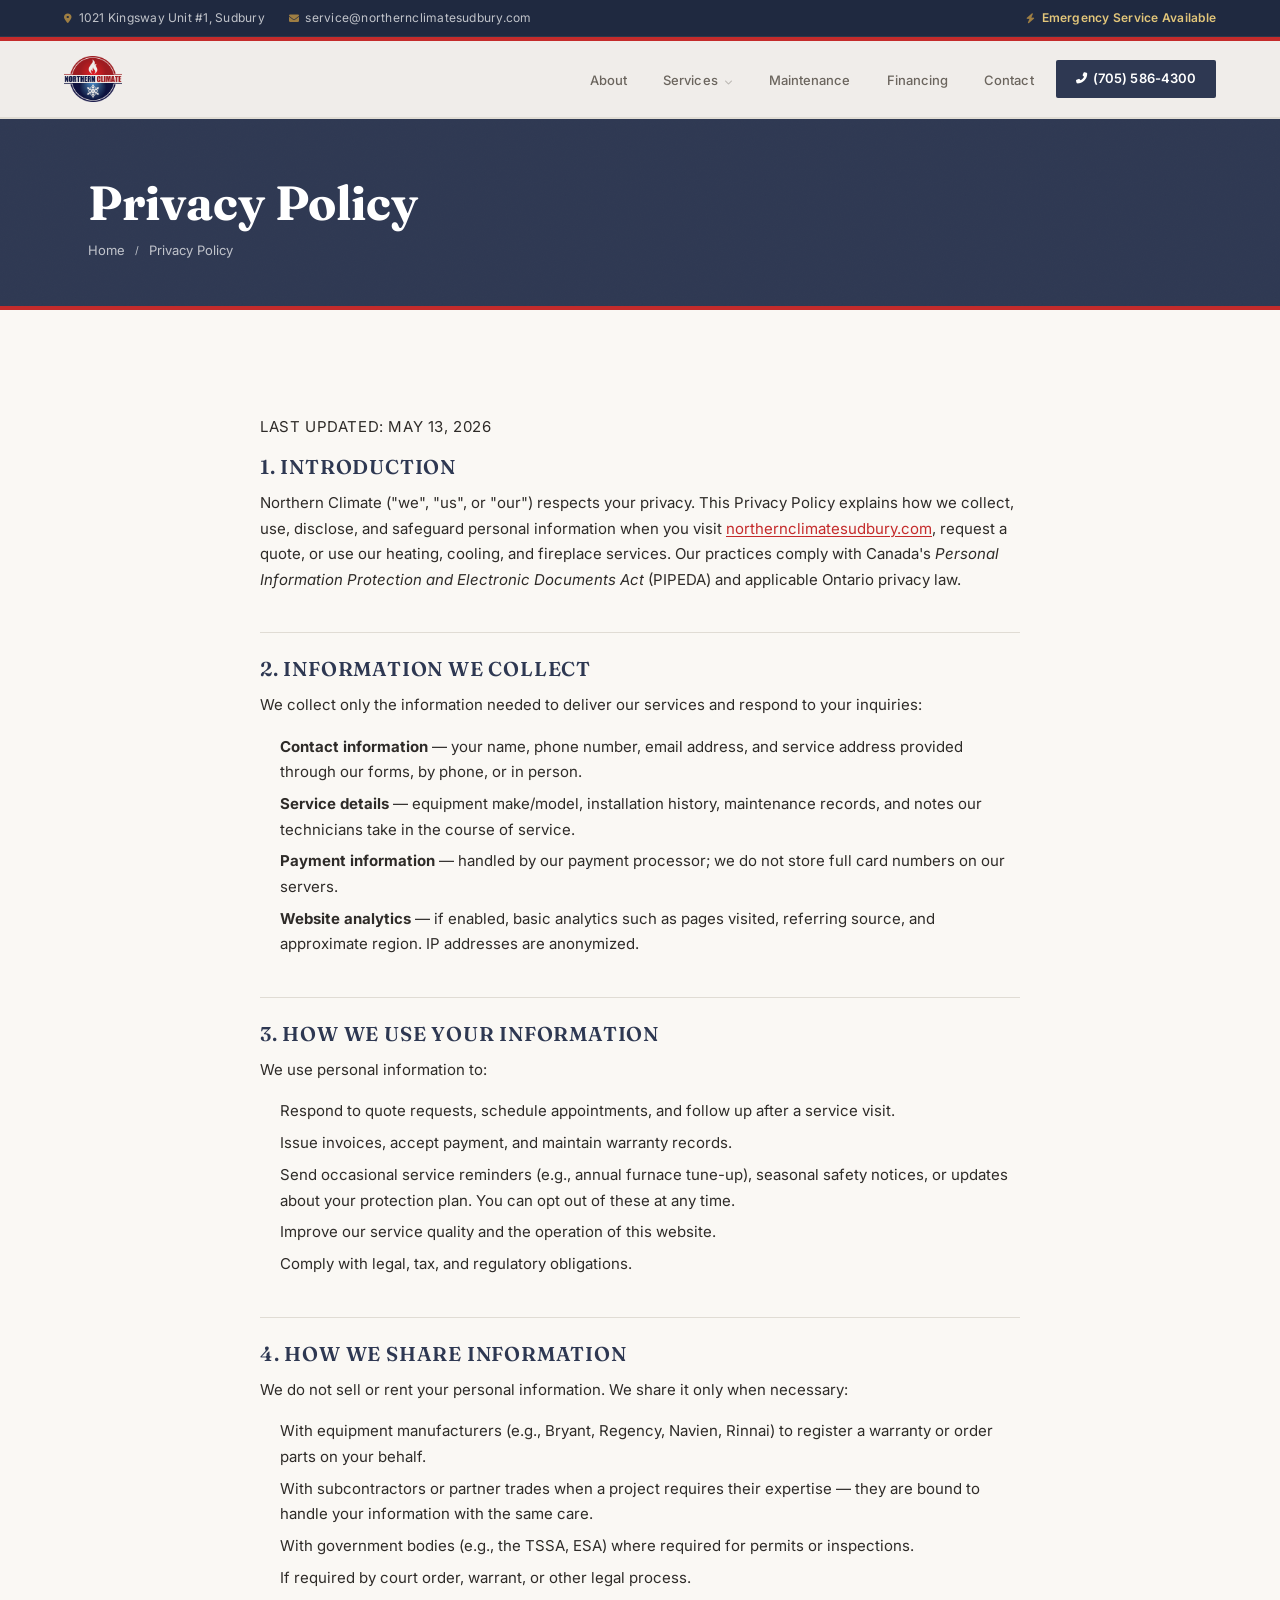
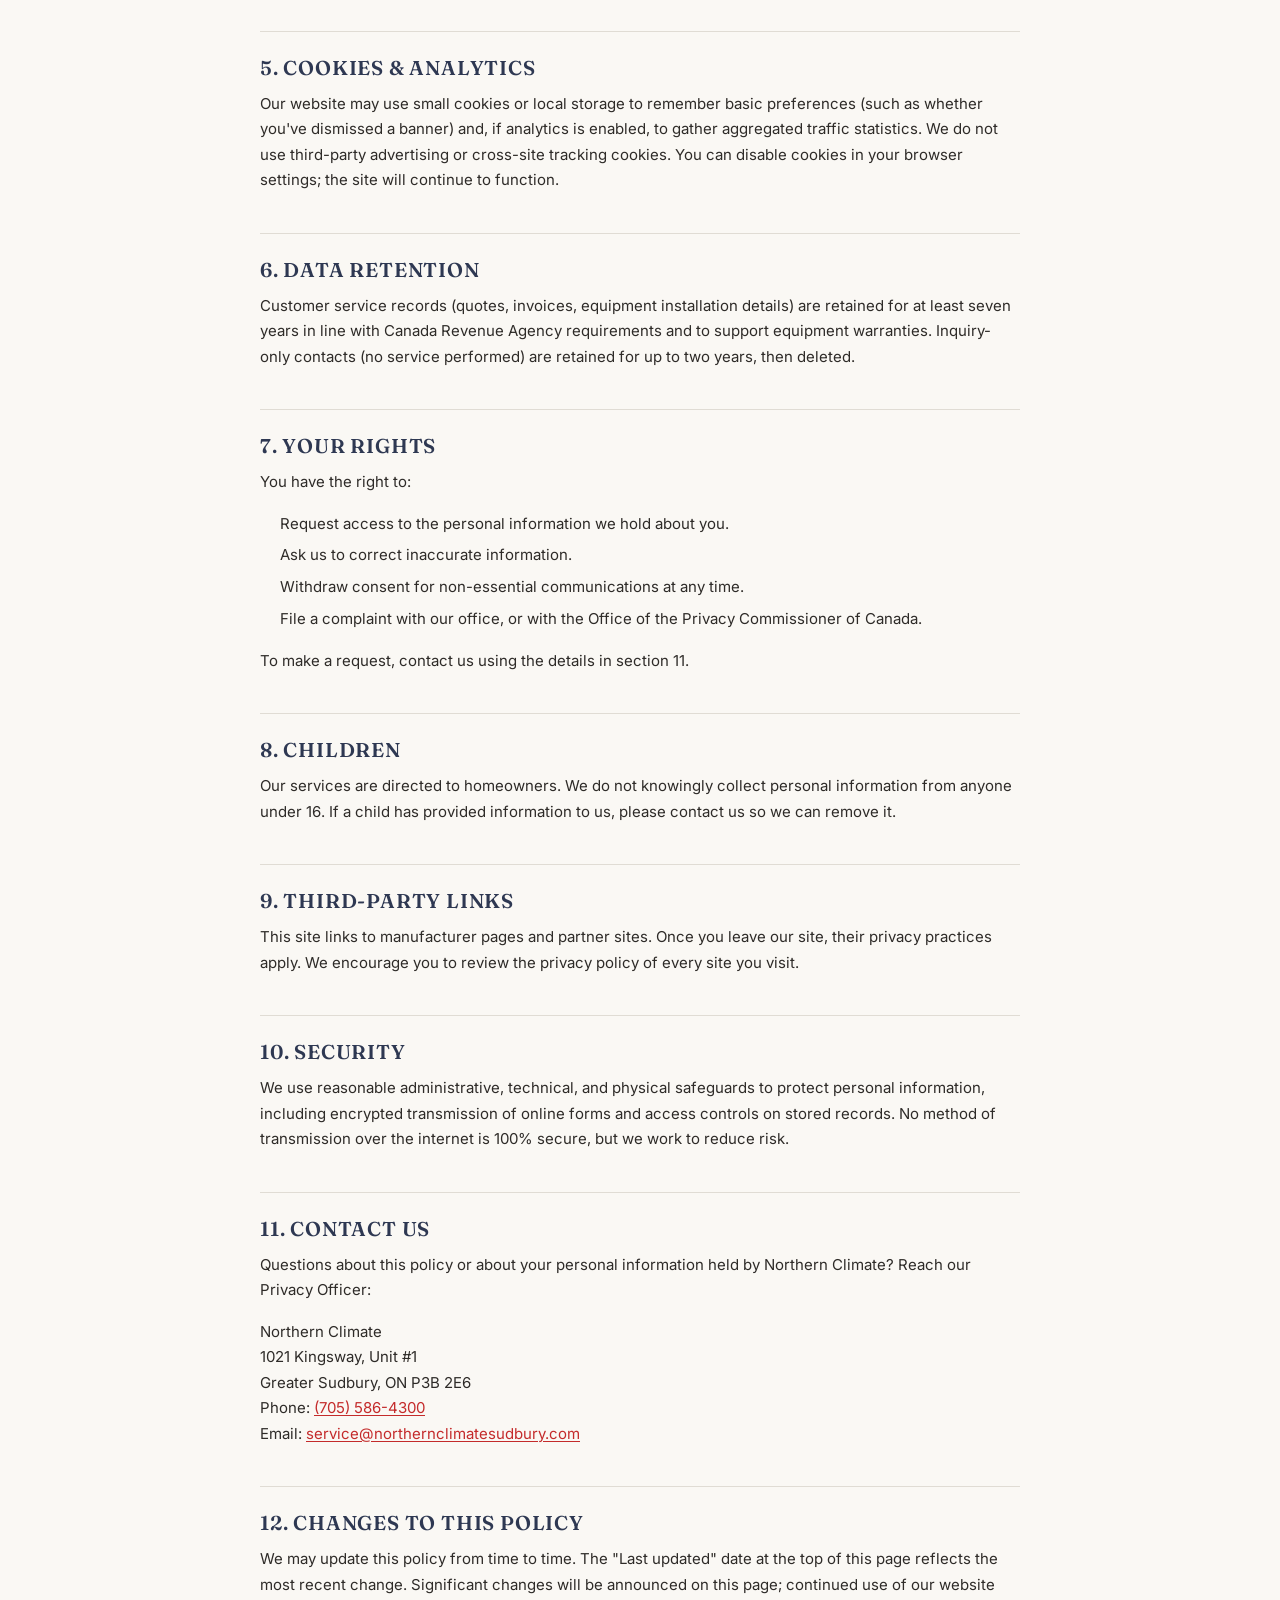
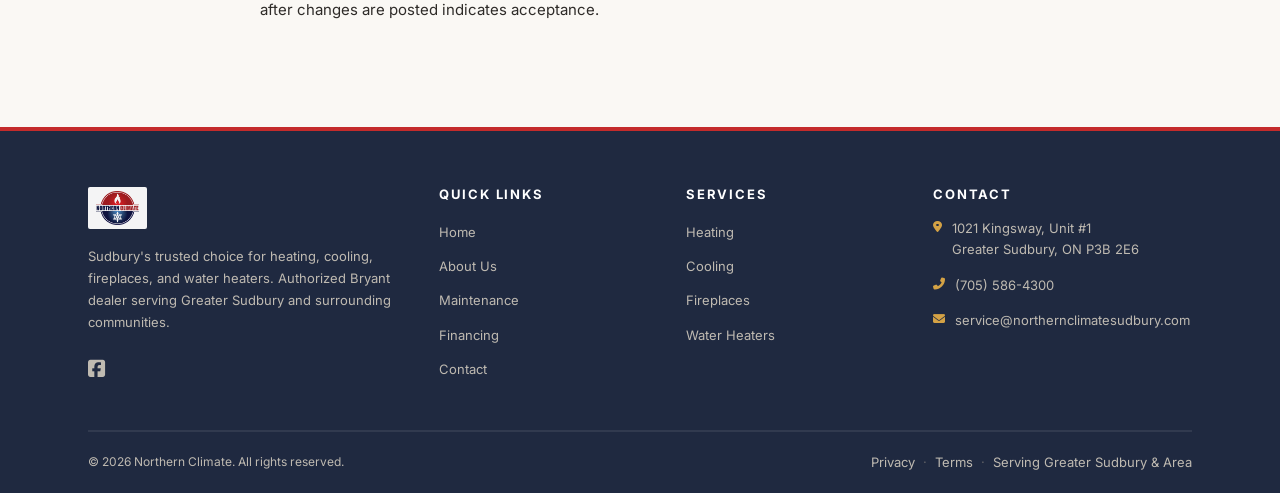
<file: privacy.html>
<!DOCTYPE html>
<html lang="en">
<head>
  <meta charset="UTF-8">
  <meta name="viewport" content="width=device-width, initial-scale=1.0">
  <meta name="theme-color" content="#2E3852">
  <title>Privacy Policy | Northern Climate</title>
  <meta name="description" content="Northern Climate's privacy policy. How we collect, use, and protect your personal information in compliance with PIPEDA.">
  <link rel="canonical" href="https://northernclimatesudbury.com/privacy.html">

  <link rel="icon" type="image/svg+xml" href="favicon.svg">
  <link rel="apple-touch-icon" href="apple-touch-icon.svg">
  <link rel="mask-icon" href="favicon-mask.svg" color="#C42B2B">
  <link rel="manifest" href="site.webmanifest">

  <meta property="og:title" content="Privacy Policy | Northern Climate">
  <meta property="og:description" content="How Northern Climate collects, uses, and protects your personal information.">
  <meta property="og:type" content="website">
  <meta property="og:locale" content="en_CA">
  <meta property="og:site_name" content="Northern Climate">
  <meta property="og:url" content="https://northernclimatesudbury.com/privacy.html">
  <meta property="og:image" content="https://northernclimatesudbury.com/thumbs-up.png">

  <meta name="twitter:card" content="summary_large_image">
  <meta name="twitter:title" content="Privacy Policy | Northern Climate">
  <meta name="twitter:description" content="How we collect, use, and protect your personal information.">
  <meta name="twitter:image" content="https://northernclimatesudbury.com/thumbs-up.png">

  <link rel="preconnect" href="https://fonts.googleapis.com">
  <link rel="preconnect" href="https://fonts.gstatic.com" crossorigin>
  <link rel="dns-prefetch" href="https://cdnjs.cloudflare.com">

  <link href="https://fonts.googleapis.com/css2?family=Fraunces:opsz,wght@9..144,400;9..144,600;9..144,700&family=Inter:wght@400;500;600;700&display=swap" rel="stylesheet">
  <link rel="stylesheet" href="https://cdnjs.cloudflare.com/ajax/libs/font-awesome/6.4.0/css/all.min.css">
  <link rel="stylesheet" href="css/styles.css">
  <script src="js/main.js" defer></script>

  <script type="application/ld+json">
  {
    "@context": "https://schema.org",
    "@type": "BreadcrumbList",
    "itemListElement": [
      { "@type": "ListItem", "position": 1, "name": "Home", "item": "https://northernclimatesudbury.com/" },
      { "@type": "ListItem", "position": 2, "name": "Privacy Policy" }
    ]
  }
  </script>
</head>
<body>

  <a class="skip-link" href="#main">Skip to main content</a>

  <header>
    <div class="top-bar" id="topBar">
      <div class="container top-bar-inner">
        <div class="top-bar-left">
          <span><i class="fas fa-map-marker-alt"></i> 1021 Kingsway Unit #1, Sudbury</span>
          <span><i class="fas fa-envelope"></i> service@northernclimatesudbury.com</span>
        </div>
        <div><span><i class="fas fa-bolt"></i> <strong>Emergency Service Available</strong></span></div>
      </div>
    </div>

    <nav class="nav-wrap">
      <div class="container nav-inner">
        <a href="index.html" class="nav-logo" aria-label="Northern Climate home"><img src="Northern Climate logo (1).png" alt="Northern Climate"></a>
        <ul class="nav-links">
          <li><a href="about.html">About</a></li>
          <li class="nav-dropdown">
            <a href="#" class="nav-dropdown-toggle">Services <i class="fas fa-chevron-down"></i></a>
            <div class="nav-dropdown-menu">
              <a href="services/heating.html"><i class="fas fa-fire-alt"></i> Heating</a>
              <a href="services/cooling.html"><i class="fas fa-snowflake"></i> Cooling</a>
              <a href="services/fireplaces.html"><i class="fas fa-burn"></i> Fireplaces</a>
              <a href="services/water-heaters.html"><i class="fas fa-temperature-high"></i> Water Heaters</a>

            </div>
          </li>
          <li><a href="protection-plans.html">Maintenance</a></li>
          <li><a href="financing.html">Financing</a></li>
          <li><a href="contact.html">Contact</a></li>
          <li><a href="tel:7055864300" class="nav-cta"><i class="fas fa-phone-alt"></i> (705) 586-4300</a></li>
        </ul>
        <button class="hamburger" aria-label="Toggle navigation">
          <span></span><span></span><span></span>
        </button>
      </div>
      <div class="mobile-menu">
        <a href="about.html">About</a>
        <a href="#" class="mobile-services-toggle">Services <i class="fas fa-chevron-down"></i></a>
        <div class="mobile-submenu">
          <a href="services/heating.html">Heating</a>
          <a href="services/cooling.html">Cooling</a>
          <a href="services/fireplaces.html">Fireplaces</a>
          <a href="services/water-heaters.html">Water Heaters</a>

        </div>
        <a href="protection-plans.html">Maintenance</a>
        <a href="financing.html">Financing</a>
        <a href="contact.html">Contact</a>
        <a href="tel:7055864300" style="color:var(--red);font-weight:700"><i class="fas fa-phone-alt"></i> (705) 586-4300</a>
      </div>
    </nav>
  </header>

  <main id="main">

    <section class="page-hero has-grain">
      <div class="container">
        <h1>Privacy Policy</h1>
        <div class="breadcrumb">
          <a href="index.html">Home</a>
          <span class="sep">/</span>
          <span>Privacy Policy</span>
        </div>
      </div>
    </section>

    <section class="section-padding">
      <div class="container">
        <article class="legal-doc prose">
          <p class="legal-meta">Last updated: May 13, 2026</p>

          <h2>1. Introduction</h2>
          <p>Northern Climate ("we", "us", or "our") respects your privacy. This Privacy Policy explains how we collect, use, disclose, and safeguard personal information when you visit <a href="https://northernclimatesudbury.com">northernclimatesudbury.com</a>, request a quote, or use our heating, cooling, and fireplace services. Our practices comply with Canada's <em>Personal Information Protection and Electronic Documents Act</em> (PIPEDA) and applicable Ontario privacy law.</p>

          <h2>2. Information We Collect</h2>
          <p>We collect only the information needed to deliver our services and respond to your inquiries:</p>
          <ul>
            <li><strong>Contact information</strong> — your name, phone number, email address, and service address provided through our forms, by phone, or in person.</li>
            <li><strong>Service details</strong> — equipment make/model, installation history, maintenance records, and notes our technicians take in the course of service.</li>
            <li><strong>Payment information</strong> — handled by our payment processor; we do not store full card numbers on our servers.</li>
            <li><strong>Website analytics</strong> — if enabled, basic analytics such as pages visited, referring source, and approximate region. IP addresses are anonymized.</li>
          </ul>

          <h2>3. How We Use Your Information</h2>
          <p>We use personal information to:</p>
          <ul>
            <li>Respond to quote requests, schedule appointments, and follow up after a service visit.</li>
            <li>Issue invoices, accept payment, and maintain warranty records.</li>
            <li>Send occasional service reminders (e.g., annual furnace tune-up), seasonal safety notices, or updates about your protection plan. You can opt out of these at any time.</li>
            <li>Improve our service quality and the operation of this website.</li>
            <li>Comply with legal, tax, and regulatory obligations.</li>
          </ul>

          <h2>4. How We Share Information</h2>
          <p>We do not sell or rent your personal information. We share it only when necessary:</p>
          <ul>
            <li>With equipment manufacturers (e.g., Bryant, Regency, Navien, Rinnai) to register a warranty or order parts on your behalf.</li>
            <li>With subcontractors or partner trades when a project requires their expertise — they are bound to handle your information with the same care.</li>
            <li>With government bodies (e.g., the TSSA, ESA) where required for permits or inspections.</li>
            <li>If required by court order, warrant, or other legal process.</li>
          </ul>

          <h2>5. Cookies &amp; Analytics</h2>
          <p>Our website may use small cookies or local storage to remember basic preferences (such as whether you've dismissed a banner) and, if analytics is enabled, to gather aggregated traffic statistics. We do not use third-party advertising or cross-site tracking cookies. You can disable cookies in your browser settings; the site will continue to function.</p>

          <h2>6. Data Retention</h2>
          <p>Customer service records (quotes, invoices, equipment installation details) are retained for at least seven years in line with Canada Revenue Agency requirements and to support equipment warranties. Inquiry-only contacts (no service performed) are retained for up to two years, then deleted.</p>

          <h2>7. Your Rights</h2>
          <p>You have the right to:</p>
          <ul>
            <li>Request access to the personal information we hold about you.</li>
            <li>Ask us to correct inaccurate information.</li>
            <li>Withdraw consent for non-essential communications at any time.</li>
            <li>File a complaint with our office, or with the Office of the Privacy Commissioner of Canada.</li>
          </ul>
          <p>To make a request, contact us using the details in section 11.</p>

          <h2>8. Children</h2>
          <p>Our services are directed to homeowners. We do not knowingly collect personal information from anyone under 16. If a child has provided information to us, please contact us so we can remove it.</p>

          <h2>9. Third-Party Links</h2>
          <p>This site links to manufacturer pages and partner sites. Once you leave our site, their privacy practices apply. We encourage you to review the privacy policy of every site you visit.</p>

          <h2>10. Security</h2>
          <p>We use reasonable administrative, technical, and physical safeguards to protect personal information, including encrypted transmission of online forms and access controls on stored records. No method of transmission over the internet is 100% secure, but we work to reduce risk.</p>

          <h2>11. Contact Us</h2>
          <p>Questions about this policy or about your personal information held by Northern Climate? Reach our Privacy Officer:</p>
          <p>
            Northern Climate<br>
            1021 Kingsway, Unit #1<br>
            Greater Sudbury, ON P3B 2E6<br>
            Phone: <a href="tel:7055864300">(705) 586-4300</a><br>
            Email: <a href="mailto:service@northernclimatesudbury.com">service@northernclimatesudbury.com</a>
          </p>

          <h2>12. Changes to This Policy</h2>
          <p>We may update this policy from time to time. The "Last updated" date at the top of this page reflects the most recent change. Significant changes will be announced on this page; continued use of our website after changes are posted indicates acceptance.</p>
        </article>
      </div>
    </section>

  </main>

  <footer class="site-footer">
    <div class="container">
      <div class="footer-grid">
        <div class="footer-brand">
          <img src="Northern Climate logo (1).png" alt="Northern Climate">
          <p>Sudbury's trusted choice for heating, cooling, fireplaces, and water heaters. Authorized Bryant dealer serving Greater Sudbury and surrounding communities.</p>
          <div class="footer-social">
            <a href="https://www.facebook.com/NorthernClimateSudbury" target="_blank" rel="noopener noreferrer" aria-label="Northern Climate on Facebook (opens in new tab)"><i class="fab fa-facebook-square"></i></a>
          </div>
        </div>
        <div class="footer-col">
          <h4>Quick Links</h4>
          <ul>
            <li><a href="index.html">Home</a></li>
            <li><a href="about.html">About Us</a></li>
            <li><a href="protection-plans.html">Maintenance</a></li>
            <li><a href="financing.html">Financing</a></li>
            <li><a href="contact.html">Contact</a></li>
          </ul>
        </div>
        <div class="footer-col">
          <h4>Services</h4>
          <ul>
            <li><a href="services/heating.html">Heating</a></li>
            <li><a href="services/cooling.html">Cooling</a></li>
            <li><a href="services/fireplaces.html">Fireplaces</a></li>
            <li><a href="services/water-heaters.html">Water Heaters</a></li>

          </ul>
        </div>
        <div class="footer-col">
          <h4>Contact</h4>
          <div class="contact-item"><i class="fas fa-map-marker-alt"></i><span>1021 Kingsway, Unit #1<br>Greater Sudbury, ON P3B 2E6</span></div>
          <div class="contact-item"><i class="fas fa-phone-alt"></i><a href="tel:7055864300">(705) 586-4300</a></div>
          <div class="contact-item"><i class="fas fa-envelope"></i><a href="mailto:service@northernclimatesudbury.com">service@northernclimatesudbury.com</a></div>
        </div>
      </div>
      <div class="footer-bottom">
        <p>&copy; <span class="js-year"></span> Northern Climate. All rights reserved.</p>
        <div class="footer-legal">
          <a href="privacy.html">Privacy</a>
          <span class="sep">·</span>
          <a href="terms.html">Terms</a>
          <span class="sep">·</span>
          <span>Serving Greater Sudbury &amp; Area</span>
        </div>
      </div>
    </div>
  </footer>

</body>
</html>
</file>
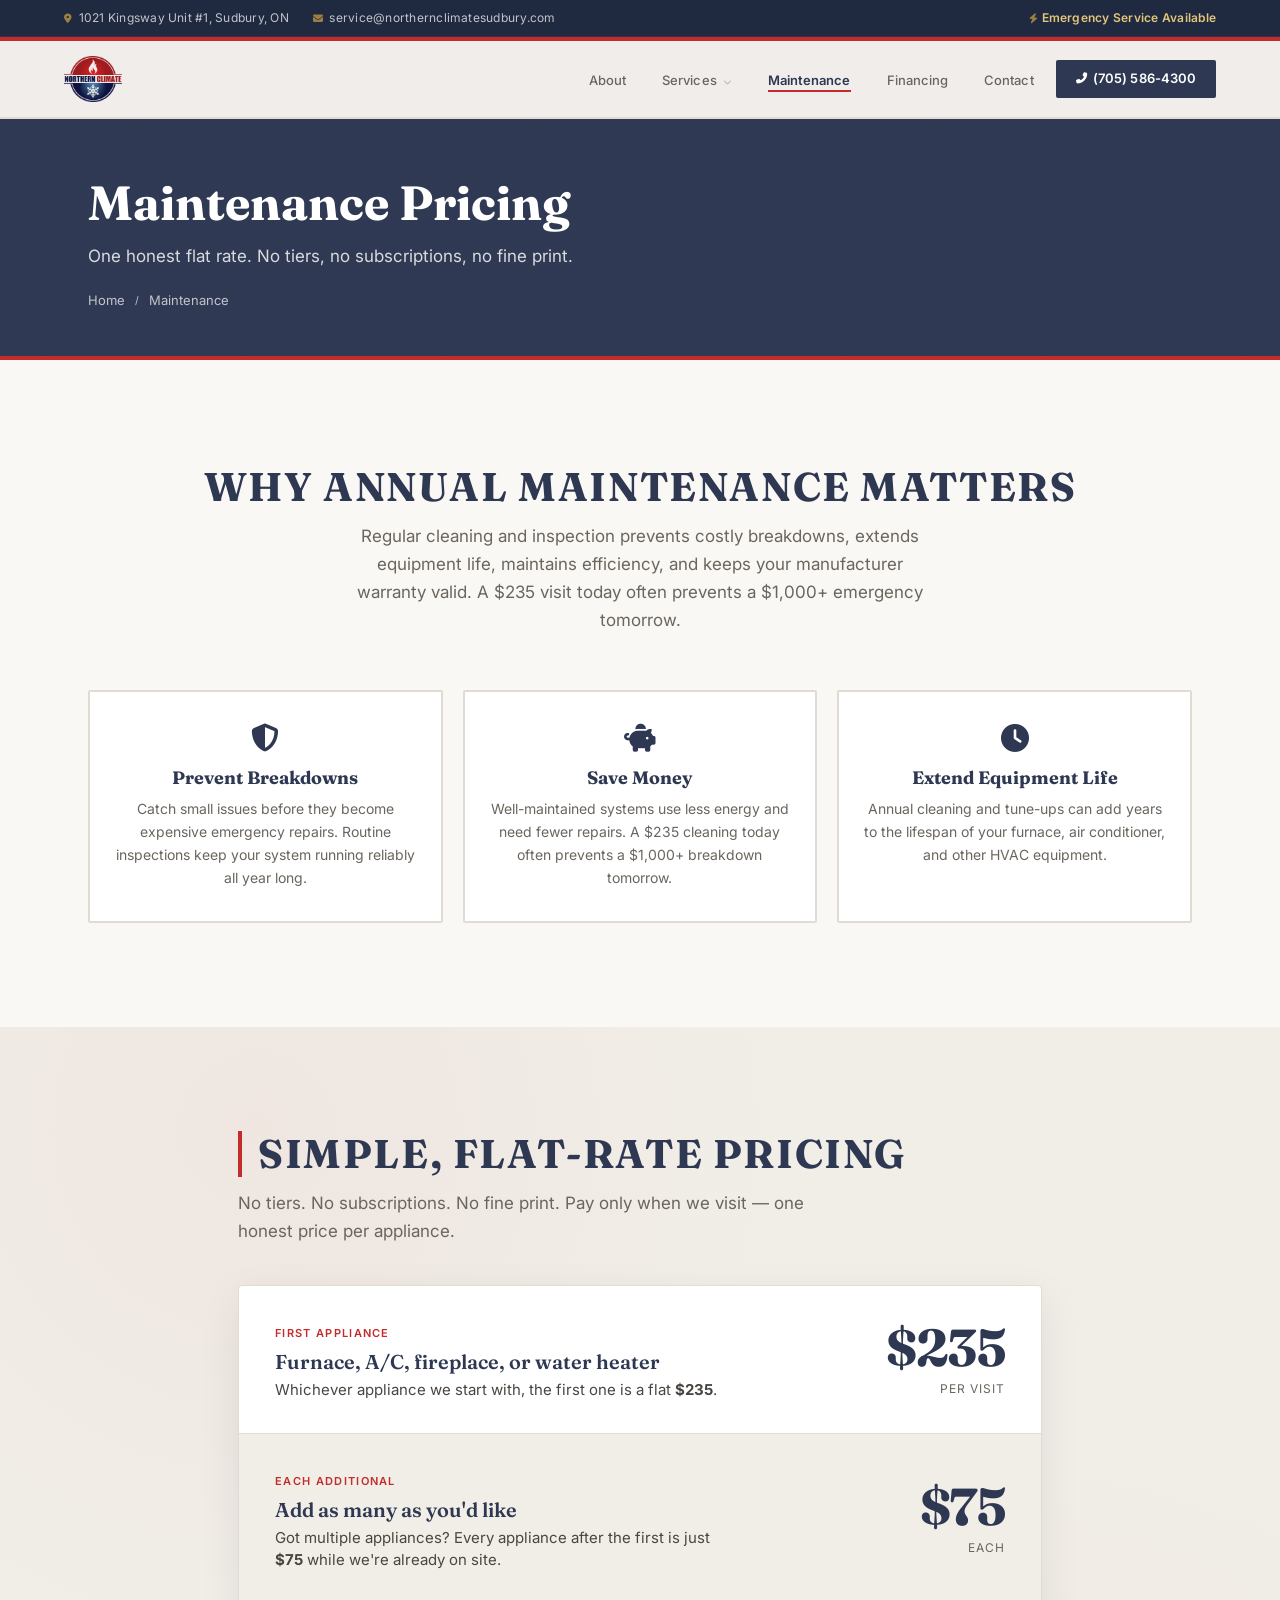
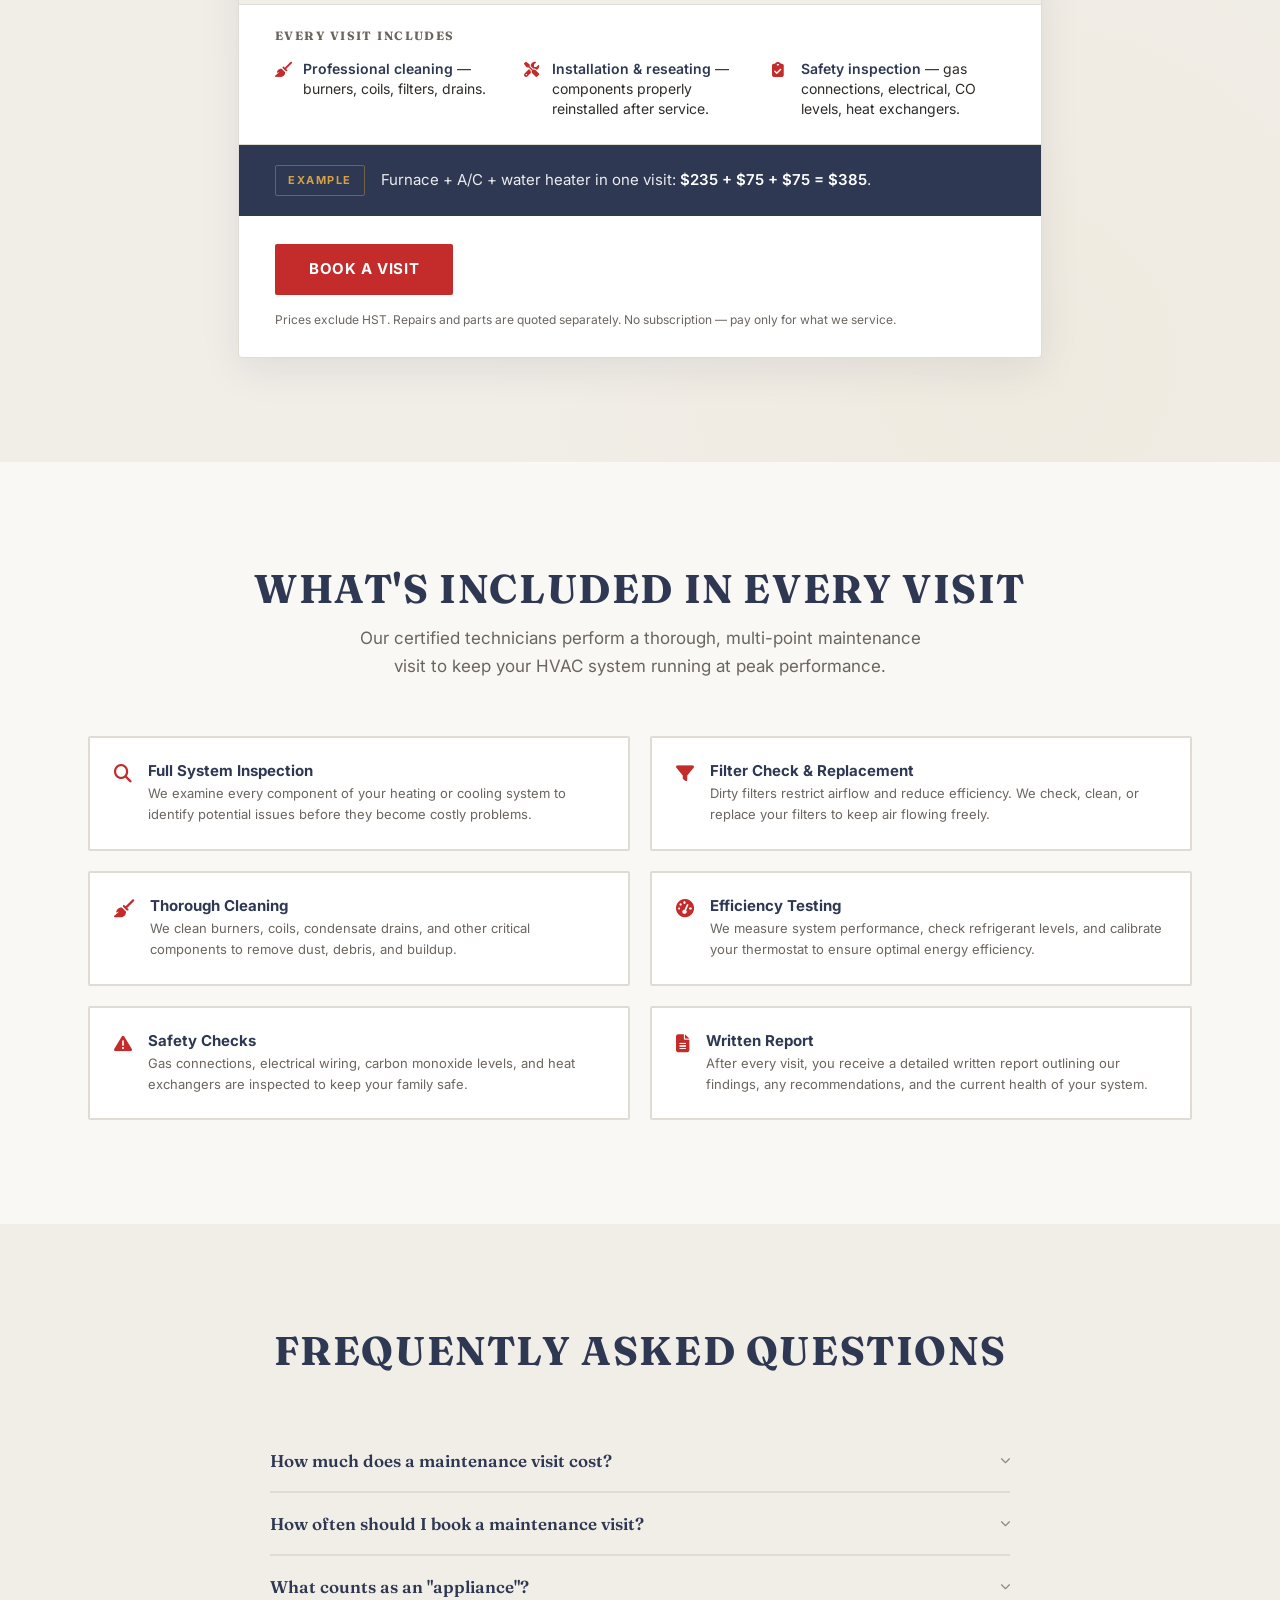
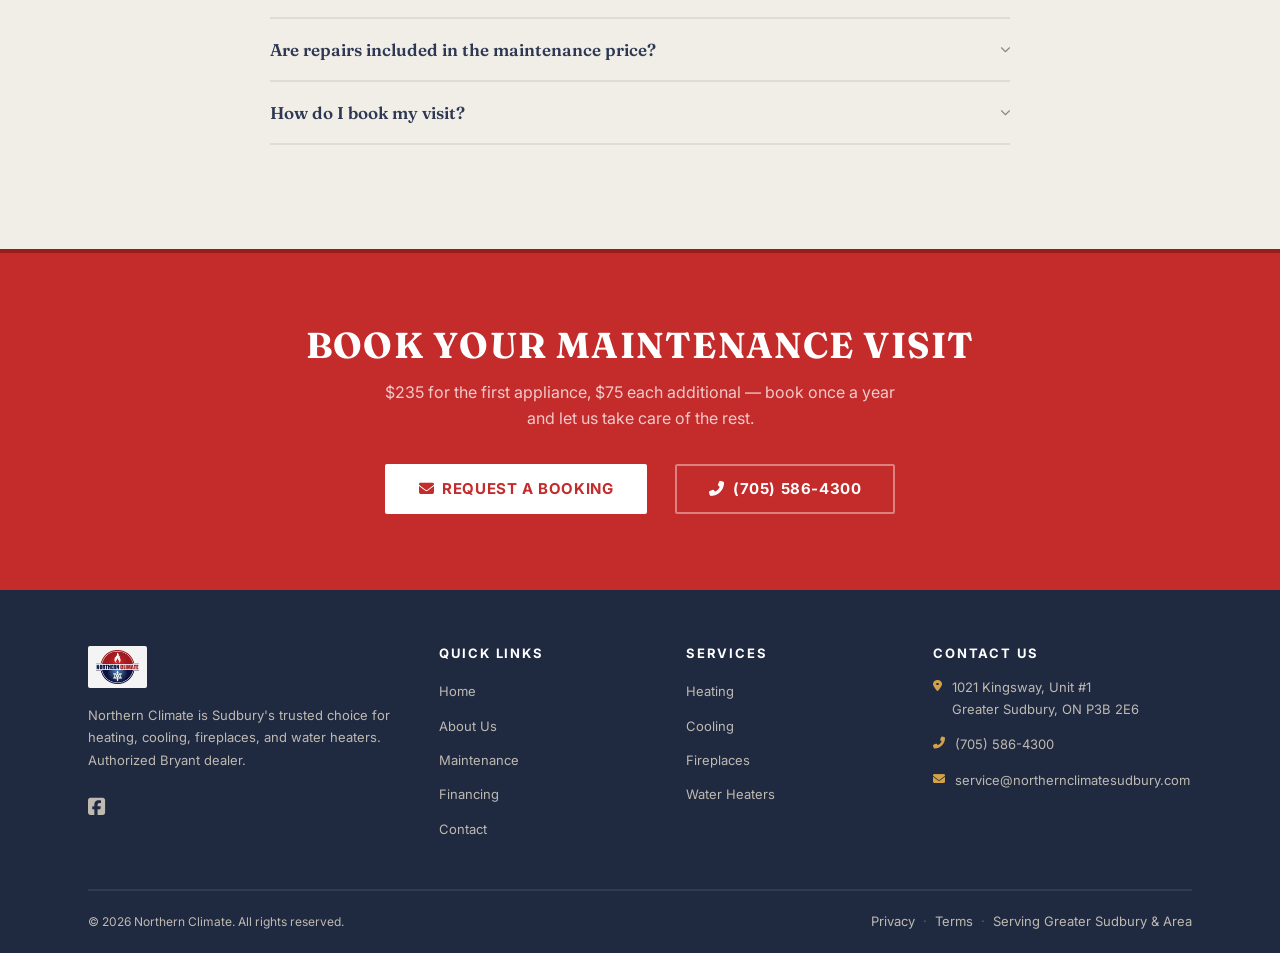
<file: protection-plans.html>
<!DOCTYPE html>
<html lang="en">
<head>
    <meta charset="UTF-8">
    <meta name="viewport" content="width=device-width, initial-scale=1.0">
    <meta name="theme-color" content="#2E3852">
    <title>Maintenance Pricing | Northern Climate — $235 Cleaning &amp; Inspection in Sudbury</title>
    <meta name="description" content="Honest, flat-rate HVAC maintenance in Greater Sudbury: $235 for the first appliance, $75 each additional. Cleaning, installation, inspection. No subscription. Call (705) 586-4300.">
    <link rel="canonical" href="https://northernclimatesudbury.com/protection-plans.html">

    <link rel="icon" type="image/svg+xml" href="favicon.svg">
    <link rel="apple-touch-icon" href="apple-touch-icon.svg">
    <link rel="mask-icon" href="favicon-mask.svg" color="#C42B2B">
    <link rel="manifest" href="site.webmanifest">

    <meta property="og:title" content="Maintenance Pricing | Northern Climate — $235 in Sudbury">
    <meta property="og:description" content="Flat-rate HVAC maintenance: $235 first appliance, $75 each additional. Cleaning, installation, and full safety inspection — no subscription.">
    <meta property="og:type" content="website">
    <meta property="og:locale" content="en_CA">
    <meta property="og:site_name" content="Northern Climate">
    <meta property="og:url" content="https://northernclimatesudbury.com/protection-plans.html">
    <meta property="og:image" content="https://northernclimatesudbury.com/thumbs-up.png">
    <meta property="og:image:alt" content="Northern Climate — flat-rate maintenance pricing in Greater Sudbury">

    <meta name="twitter:card" content="summary_large_image">
    <meta name="twitter:title" content="Maintenance Pricing | Northern Climate — Sudbury HVAC">
    <meta name="twitter:description" content="$235 first appliance, $75 each additional. Cleaning, installation, inspection.">
    <meta name="twitter:image" content="https://northernclimatesudbury.com/thumbs-up.png">

    <link rel="preconnect" href="https://fonts.googleapis.com">
    <link rel="preconnect" href="https://fonts.gstatic.com" crossorigin>
    <link rel="dns-prefetch" href="https://cdnjs.cloudflare.com">

    <script type="application/ld+json">
    {
        "@context": "https://schema.org",
        "@type": "HVACBusiness",
        "name": "Northern Climate",
        "telephone": "+1-705-586-4300",
        "email": "service@northernclimatesudbury.com",
        "url": "https://northernclimatesudbury.com/",
        "address": {
            "@type": "PostalAddress",
            "streetAddress": "1021 Kingsway, Unit #1",
            "addressLocality": "Greater Sudbury",
            "addressRegion": "ON",
            "postalCode": "P3B 2E6",
            "addressCountry": "CA"
        },
        "openingHoursSpecification": [
            {
                "@type": "OpeningHoursSpecification",
                "dayOfWeek": ["Monday","Tuesday","Wednesday","Thursday","Friday"],
                "opens": "08:00",
                "closes": "17:00"
            }
        ]
    }
    </script>

    <script type="application/ld+json">
    {
        "@context": "https://schema.org",
        "@type": "FAQPage",
        "mainEntity": [
            {
                "@type": "Question",
                "name": "How much does a maintenance visit cost?",
                "acceptedAnswer": {
                    "@type": "Answer",
                    "text": "$235 for the first appliance and $75 for each additional appliance serviced in the same visit. That covers professional cleaning, installation and reseating of components, and a full safety inspection. No subscription or hidden fees."
                }
            },
            {
                "@type": "Question",
                "name": "How often should I book a maintenance visit?",
                "acceptedAnswer": {
                    "@type": "Answer",
                    "text": "Once a year per appliance. Book your furnace before heating season (September-October), your A/C in the spring (April-May), and water heaters and fireplaces annually. Bundling multiple appliances into a single visit is the most cost-effective option."
                }
            },
            {
                "@type": "Question",
                "name": "What counts as an appliance?",
                "acceptedAnswer": {
                    "@type": "Answer",
                    "text": "Each major piece of home comfort equipment: a furnace, an air conditioner, a fireplace, a water heater (tank or tankless), a heat pump, or a ductless mini-split head."
                }
            },
            {
                "@type": "Question",
                "name": "Are repairs included in the maintenance price?",
                "acceptedAnswer": {
                    "@type": "Answer",
                    "text": "No. The $235/$75 covers cleaning, installation, and inspection only. If we spot something that needs repair, we'll provide a separate written quote before doing any extra work."
                }
            }
        ]
    }
    </script>

    <script type="application/ld+json">
    {
        "@context": "https://schema.org",
        "@type": "BreadcrumbList",
        "itemListElement": [
            {
                "@type": "ListItem",
                "position": 1,
                "name": "Home",
                "item": "https://northernclimatesudbury.com/"
            },
            {
                "@type": "ListItem",
                "position": 2,
                "name": "Maintenance Pricing"
            }
        ]
    }
    </script>

    <link href="https://fonts.googleapis.com/css2?family=Fraunces:opsz,wght@9..144,400;9..144,600;9..144,700&family=Inter:wght@400;500;600;700&display=swap" rel="stylesheet">

    <link rel="stylesheet" href="https://cdnjs.cloudflare.com/ajax/libs/font-awesome/6.4.0/css/all.min.css">

    <link rel="stylesheet" href="css/styles.css">

    <script src="js/main.js" defer></script>

    <!-- Google Analytics 4 — TODO: replace G-XXXXXXXXXX with your Measurement ID, then uncomment. -->
    <!--
    <script async src="https://www.googletagmanager.com/gtag/js?id=G-XXXXXXXXXX"></script>
    <script>
      window.dataLayer = window.dataLayer || [];
      function gtag(){dataLayer.push(arguments);}
      gtag('js', new Date());
      gtag('config', 'G-XXXXXXXXXX', { anonymize_ip: true });
    </script>
    -->
</head>
<body>

    <a class="skip-link" href="#main">Skip to main content</a>

    <div class="top-bar" id="topBar">
        <div class="container">
            <div class="top-bar-inner">
                <div class="top-bar-left">
                    <span><i class="fas fa-map-marker-alt"></i> 1021 Kingsway Unit #1, Sudbury, ON</span>
                    <span><i class="fas fa-envelope"></i> <a href="mailto:service@northernclimatesudbury.com">service@northernclimatesudbury.com</a></span>
                </div>
                <div>
                    <span><i class="fas fa-bolt"></i> <strong>Emergency Service Available</strong></span>
                </div>
            </div>
        </div>
    </div>

    <nav class="nav-wrap">
        <div class="container">
            <div class="nav-inner">
                <a href="index.html" class="nav-logo">
                    <img src="Northern Climate logo (1).png" alt="Northern Climate Logo">
                </a>

                <ul class="nav-links">
                    <li><a href="about.html">About</a></li>
                    <li class="nav-dropdown">
                        <a href="#" class="nav-dropdown-toggle">Services <i class="fas fa-chevron-down"></i></a>
                        <div class="nav-dropdown-menu">
                            <a href="services/heating.html"><i class="fas fa-fire-alt"></i> Heating</a>
                            <a href="services/cooling.html"><i class="fas fa-snowflake"></i> Cooling</a>
                            <a href="services/fireplaces.html"><i class="fas fa-burn"></i> Fireplaces</a>
                            <a href="services/water-heaters.html"><i class="fas fa-temperature-high"></i> Water Heaters</a>

                        </div>
                    </li>
                    <li><a href="protection-plans.html" class="active" aria-current="page">Maintenance</a></li>
                    <li><a href="financing.html">Financing</a></li>
                    <li><a href="contact.html">Contact</a></li>
                    <li>
                        <a href="tel:7055864300" class="nav-cta">
                            <i class="fas fa-phone-alt"></i> (705) 586-4300
                        </a>
                    </li>
                </ul>

                <button class="hamburger" aria-label="Toggle menu">
                    <span></span>
                    <span></span>
                    <span></span>
                </button>
            </div>
        </div>

        <div class="mobile-menu">
            <a href="about.html">About</a>
            <a href="#" class="mobile-services-toggle">Services <i class="fas fa-chevron-down"></i></a>
            <div class="mobile-submenu">
                <a href="services/heating.html">Heating</a>
                <a href="services/cooling.html">Cooling</a>
                <a href="services/fireplaces.html">Fireplaces</a>
                <a href="services/water-heaters.html">Water Heaters</a>

            </div>
            <a href="protection-plans.html">Maintenance</a>
            <a href="financing.html">Financing</a>
            <a href="contact.html">Contact</a>
            <a href="tel:7055864300" style="color: var(--red); font-weight: 700;">
                <i class="fas fa-phone-alt"></i> (705) 586-4300
            </a>
        </div>
    </nav>

    <main id="main">

    <section class="page-hero has-grain">
        <div class="container">
            <h1>Maintenance Pricing</h1>
            <p class="page-hero-sub">One honest flat rate. No tiers, no subscriptions, no fine print.</p>
            <div class="breadcrumb">
                <a href="index.html">Home</a>
                <span class="sep">/</span>
                <span>Maintenance</span>
            </div>
        </div>
    </section>

    <section class="section-padding">
        <div class="container">
            <div class="section-heading fade-in">
                <h2>Why annual maintenance matters</h2>
                <p>Regular cleaning and inspection prevents costly breakdowns, extends equipment life, maintains efficiency, and keeps your manufacturer warranty valid. A $235 visit today often prevents a $1,000+ emergency tomorrow.</p>
            </div>

            <div class="benefits-grid stagger-children">
                <div class="benefit-card fade-in">
                    <i class="fas fa-shield-alt"></i>
                    <h3>Prevent Breakdowns</h3>
                    <p>Catch small issues before they become expensive emergency repairs. Routine inspections keep your system running reliably all year long.</p>
                </div>
                <div class="benefit-card fade-in">
                    <i class="fas fa-piggy-bank"></i>
                    <h3>Save Money</h3>
                    <p>Well-maintained systems use less energy and need fewer repairs. A $235 cleaning today often prevents a $1,000+ breakdown tomorrow.</p>
                </div>
                <div class="benefit-card fade-in">
                    <i class="fas fa-clock"></i>
                    <h3>Extend Equipment Life</h3>
                    <p>Annual cleaning and tune-ups can add years to the lifespan of your furnace, air conditioner, and other HVAC equipment.</p>
                </div>
            </div>
        </div>
    </section>

    <section class="section-padding pricing-band">
        <div class="pricing-band-bg" aria-hidden="true"></div>
        <div class="container pricing-band-inner">
            <div class="section-heading section-heading--left fade-in">
                <h2>Simple, flat-rate pricing</h2>
                <p>No tiers. No subscriptions. No fine print. Pay only when we visit — one honest price per appliance.</p>
            </div>

            <div class="pricing-card fade-in">
                <div class="pricing-row">
                    <div class="pricing-row-label">
                        <span class="pricing-row-tag">First appliance</span>
                        <h3>Furnace, A/C, fireplace, or water heater</h3>
                        <p>Whichever appliance we start with, the first one is a flat <strong>$235</strong>.</p>
                    </div>
                    <div class="pricing-row-amount">
                        <span class="pricing-amount">$235</span>
                        <span class="pricing-unit">per visit</span>
                    </div>
                </div>

                <div class="pricing-row pricing-row--alt">
                    <div class="pricing-row-label">
                        <span class="pricing-row-tag">Each additional</span>
                        <h3>Add as many as you'd like</h3>
                        <p>Got multiple appliances? Every appliance after the first is just <strong>$75</strong> while we're already on site.</p>
                    </div>
                    <div class="pricing-row-amount">
                        <span class="pricing-amount">$75</span>
                        <span class="pricing-unit">each</span>
                    </div>
                </div>

                <div class="pricing-includes">
                    <h4>Every visit includes</h4>
                    <ul>
                        <li><i class="fas fa-broom" aria-hidden="true"></i><span><strong>Professional cleaning</strong> — burners, coils, filters, drains.</span></li>
                        <li><i class="fas fa-tools" aria-hidden="true"></i><span><strong>Installation &amp; reseating</strong> — components properly reinstalled after service.</span></li>
                        <li><i class="fas fa-clipboard-check" aria-hidden="true"></i><span><strong>Safety inspection</strong> — gas connections, electrical, CO levels, heat exchangers.</span></li>
                    </ul>
                </div>

                <div class="pricing-example">
                    <div class="pricing-example-label">Example</div>
                    <p>Furnace + A/C + water heater in one visit: <strong>$235 + $75 + $75 = $385</strong>.</p>
                </div>

                <div class="pricing-actions">
                    <a href="contact.html?service=protection-plan" class="btn btn-red">Book a Visit</a>
                    <a href="tel:7055864300" class="btn btn-outline"><i class="fas fa-phone-alt"></i> (705) 586-4300</a>
                </div>

                <p class="pricing-fineprint">Prices exclude HST. Repairs and parts are quoted separately. No subscription — pay only for what we service.</p>
            </div>
        </div>
    </section>

    <section class="section-padding">
        <div class="container">
            <div class="section-heading fade-in">
                <h2>What's Included in Every Visit</h2>
                <p>Our certified technicians perform a thorough, multi-point maintenance visit to keep your HVAC system running at peak performance.</p>
            </div>

            <div class="service-detail-grid stagger-children">
                <div class="service-detail-item fade-in">
                    <i class="fas fa-search"></i>
                    <div>
                        <h4>Full System Inspection</h4>
                        <p>We examine every component of your heating or cooling system to identify potential issues before they become costly problems.</p>
                    </div>
                </div>
                <div class="service-detail-item fade-in">
                    <i class="fas fa-filter"></i>
                    <div>
                        <h4>Filter Check &amp; Replacement</h4>
                        <p>Dirty filters restrict airflow and reduce efficiency. We check, clean, or replace your filters to keep air flowing freely.</p>
                    </div>
                </div>
                <div class="service-detail-item fade-in">
                    <i class="fas fa-broom"></i>
                    <div>
                        <h4>Thorough Cleaning</h4>
                        <p>We clean burners, coils, condensate drains, and other critical components to remove dust, debris, and buildup.</p>
                    </div>
                </div>
                <div class="service-detail-item fade-in">
                    <i class="fas fa-tachometer-alt"></i>
                    <div>
                        <h4>Efficiency Testing</h4>
                        <p>We measure system performance, check refrigerant levels, and calibrate your thermostat to ensure optimal energy efficiency.</p>
                    </div>
                </div>
                <div class="service-detail-item fade-in">
                    <i class="fas fa-exclamation-triangle"></i>
                    <div>
                        <h4>Safety Checks</h4>
                        <p>Gas connections, electrical wiring, carbon monoxide levels, and heat exchangers are inspected to keep your family safe.</p>
                    </div>
                </div>
                <div class="service-detail-item fade-in">
                    <i class="fas fa-file-alt"></i>
                    <div>
                        <h4>Written Report</h4>
                        <p>After every visit, you receive a detailed written report outlining our findings, any recommendations, and the current health of your system.</p>
                    </div>
                </div>
            </div>
        </div>
    </section>

    <section class="section-padding" style="background: var(--warm-100);">
        <div class="container">
            <div class="section-heading fade-in">
                <h2>Frequently Asked Questions</h2>
            </div>

            <div class="faq-list fade-in">
                <div class="faq-item">
                    <button class="faq-question">
                        How much does a maintenance visit cost?
                        <i class="fas fa-chevron-down"></i>
                    </button>
                    <div class="faq-answer">
                        <div class="faq-answer-inner">
                            One flat rate: <strong>$235 for the first appliance, $75 for each additional appliance</strong> in the same visit. That covers professional cleaning, installation and reseating of components, and a full safety inspection. No subscription, no hidden fees — you pay only for what we service.
                        </div>
                    </div>
                </div>

                <div class="faq-item">
                    <button class="faq-question">
                        How often should I book a maintenance visit?
                        <i class="fas fa-chevron-down"></i>
                    </button>
                    <div class="faq-answer">
                        <div class="faq-answer-inner">
                            Once a year per appliance is the sweet spot. We recommend booking your furnace before heating season (September–October), your A/C in the spring (April–May), and water heaters and fireplaces annually. Booking multiple appliances in a single visit is the most cost-effective approach — every appliance after the first is just $75.
                        </div>
                    </div>
                </div>

                <div class="faq-item">
                    <button class="faq-question">
                        What counts as an "appliance"?
                        <i class="fas fa-chevron-down"></i>
                    </button>
                    <div class="faq-answer">
                        <div class="faq-answer-inner">
                            Each major piece of home comfort equipment counts as one appliance: a furnace, an air conditioner, a fireplace, a water heater (tank or tankless), a heat pump, or a ductless mini-split head. If you're not sure how many appliances you have, give us a call and we'll figure it out together.
                        </div>
                    </div>
                </div>

                <div class="faq-item">
                    <button class="faq-question">
                        Are repairs included in the maintenance price?
                        <i class="fas fa-chevron-down"></i>
                    </button>
                    <div class="faq-answer">
                        <div class="faq-answer-inner">
                            No — the $235/$75 covers cleaning, installation, and inspection only. If we spot something that needs repair, we'll show you what we found and give you a separate written quote before doing any extra work. You're never billed for repairs you didn't approve.
                        </div>
                    </div>
                </div>

                <div class="faq-item">
                    <button class="faq-question">
                        How do I book my visit?
                        <i class="fas fa-chevron-down"></i>
                    </button>
                    <div class="faq-answer">
                        <div class="faq-answer-inner">
                            Give us a call at <a href="tel:7055864300" style="color: var(--red); font-weight: 600;">(705) 586-4300</a> or <a href="contact.html?service=protection-plan" style="color: var(--red); font-weight: 600;">fill out our contact form</a>. We'll line up a time that works for you, usually within the same week.
                        </div>
                    </div>
                </div>
            </div>
        </div>
    </section>

    <section class="cta-band">
        <div class="container" style="text-align: center;">
            <h2>Book your maintenance visit</h2>
            <p>$235 for the first appliance, $75 each additional — book once a year and let us take care of the rest.</p>
            <div style="display: flex; flex-wrap: wrap; gap: 1rem; justify-content: center;">
                <a href="contact.html?service=maintenance" class="btn btn-white">
                    <i class="fas fa-envelope"></i> Request a Booking
                </a>
                <a href="tel:7055864300" class="btn btn-outline">
                    <i class="fas fa-phone-alt"></i> (705) 586-4300
                </a>
            </div>
        </div>
    </section>

    </main>

    <footer class="site-footer">
        <div class="container">
            <div class="footer-grid">

                <div class="footer-brand">
                    <img src="Northern Climate logo (1).png" alt="Northern Climate Logo">
                    <p>Northern Climate is Sudbury's trusted choice for heating, cooling, fireplaces, and water heaters. Authorized Bryant dealer.</p>
                    <div class="footer-social">
                        <a href="https://www.facebook.com/NorthernClimateSudbury" target="_blank" rel="noopener noreferrer" aria-label="Northern Climate on Facebook (opens in new tab)"><i class="fab fa-facebook-square"></i></a>
                    </div>
                </div>

                <div class="footer-col">
                    <h4>Quick Links</h4>
                    <ul>
                        <li><a href="index.html">Home</a></li>
                        <li><a href="about.html">About Us</a></li>
                        <li><a href="protection-plans.html">Maintenance</a></li>
                        <li><a href="financing.html">Financing</a></li>
                        <li><a href="contact.html">Contact</a></li>
                    </ul>
                </div>

                <div class="footer-col">
                    <h4>Services</h4>
                    <ul>
                        <li><a href="services/heating.html">Heating</a></li>
                        <li><a href="services/cooling.html">Cooling</a></li>
                        <li><a href="services/fireplaces.html">Fireplaces</a></li>
                        <li><a href="services/water-heaters.html">Water Heaters</a></li>

                    </ul>
                </div>

                <div class="footer-col">
                    <h4>Contact Us</h4>
                    <div class="contact-item">
                        <i class="fas fa-map-marker-alt"></i>
                        <span>1021 Kingsway, Unit #1<br>Greater Sudbury, ON P3B 2E6</span>
                    </div>
                    <div class="contact-item">
                        <i class="fas fa-phone-alt"></i>
                        <a href="tel:7055864300">(705) 586-4300</a>
                    </div>
                    <div class="contact-item">
                        <i class="fas fa-envelope"></i>
                        <a href="mailto:service@northernclimatesudbury.com">service@northernclimatesudbury.com</a>
                    </div>
                </div>

            </div>

            <div class="footer-bottom">
                <p>&copy; <span class="js-year"></span> Northern Climate. All rights reserved.</p>
                <div class="footer-legal">
                    <a href="privacy.html">Privacy</a>
                    <span class="sep">·</span>
                    <a href="terms.html">Terms</a>
                    <span class="sep">·</span>
                    <span>Serving Greater Sudbury &amp; Area</span>
                </div>
            </div>
        </div>
    </footer>

    <div class="mobile-call-bar">
        <a href="tel:7055864300">
            <i class="fas fa-phone-alt"></i> Call (705) 586-4300
        </a>
    </div>

</body>
</html>
</file>
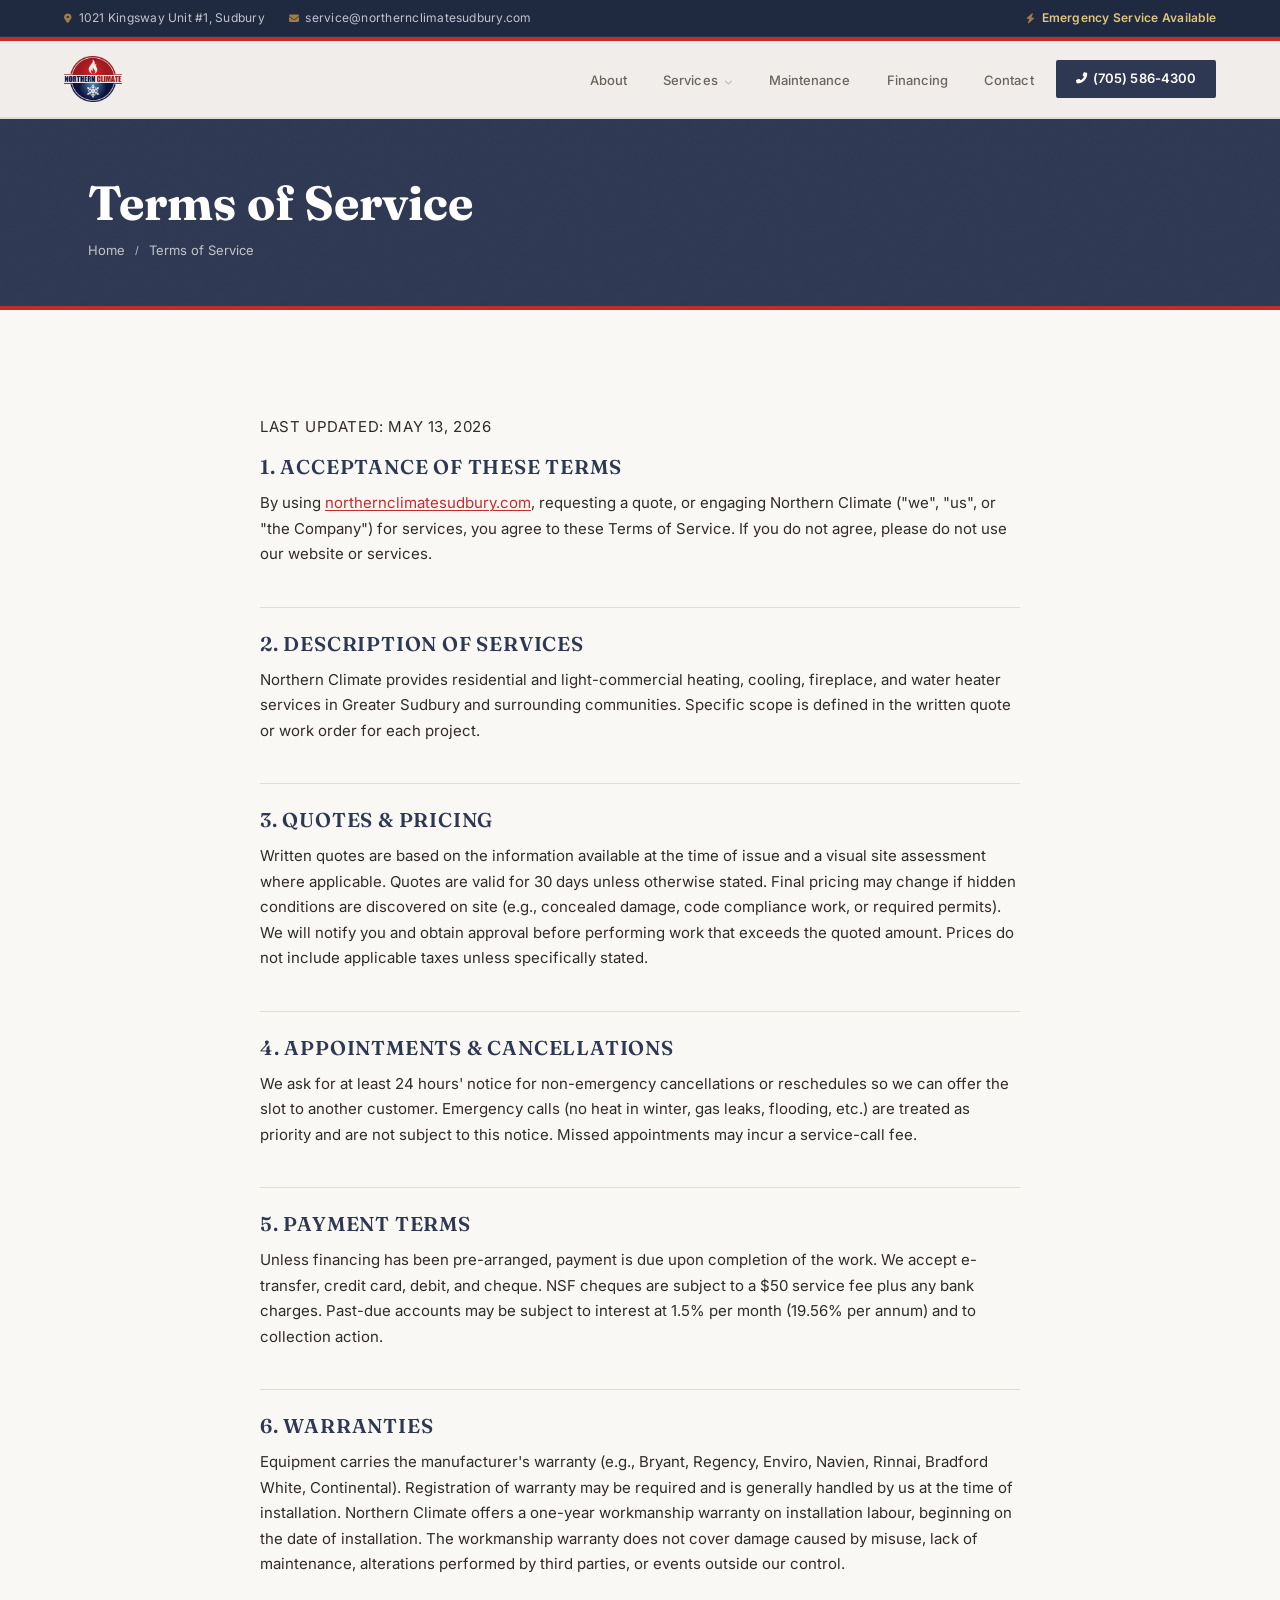
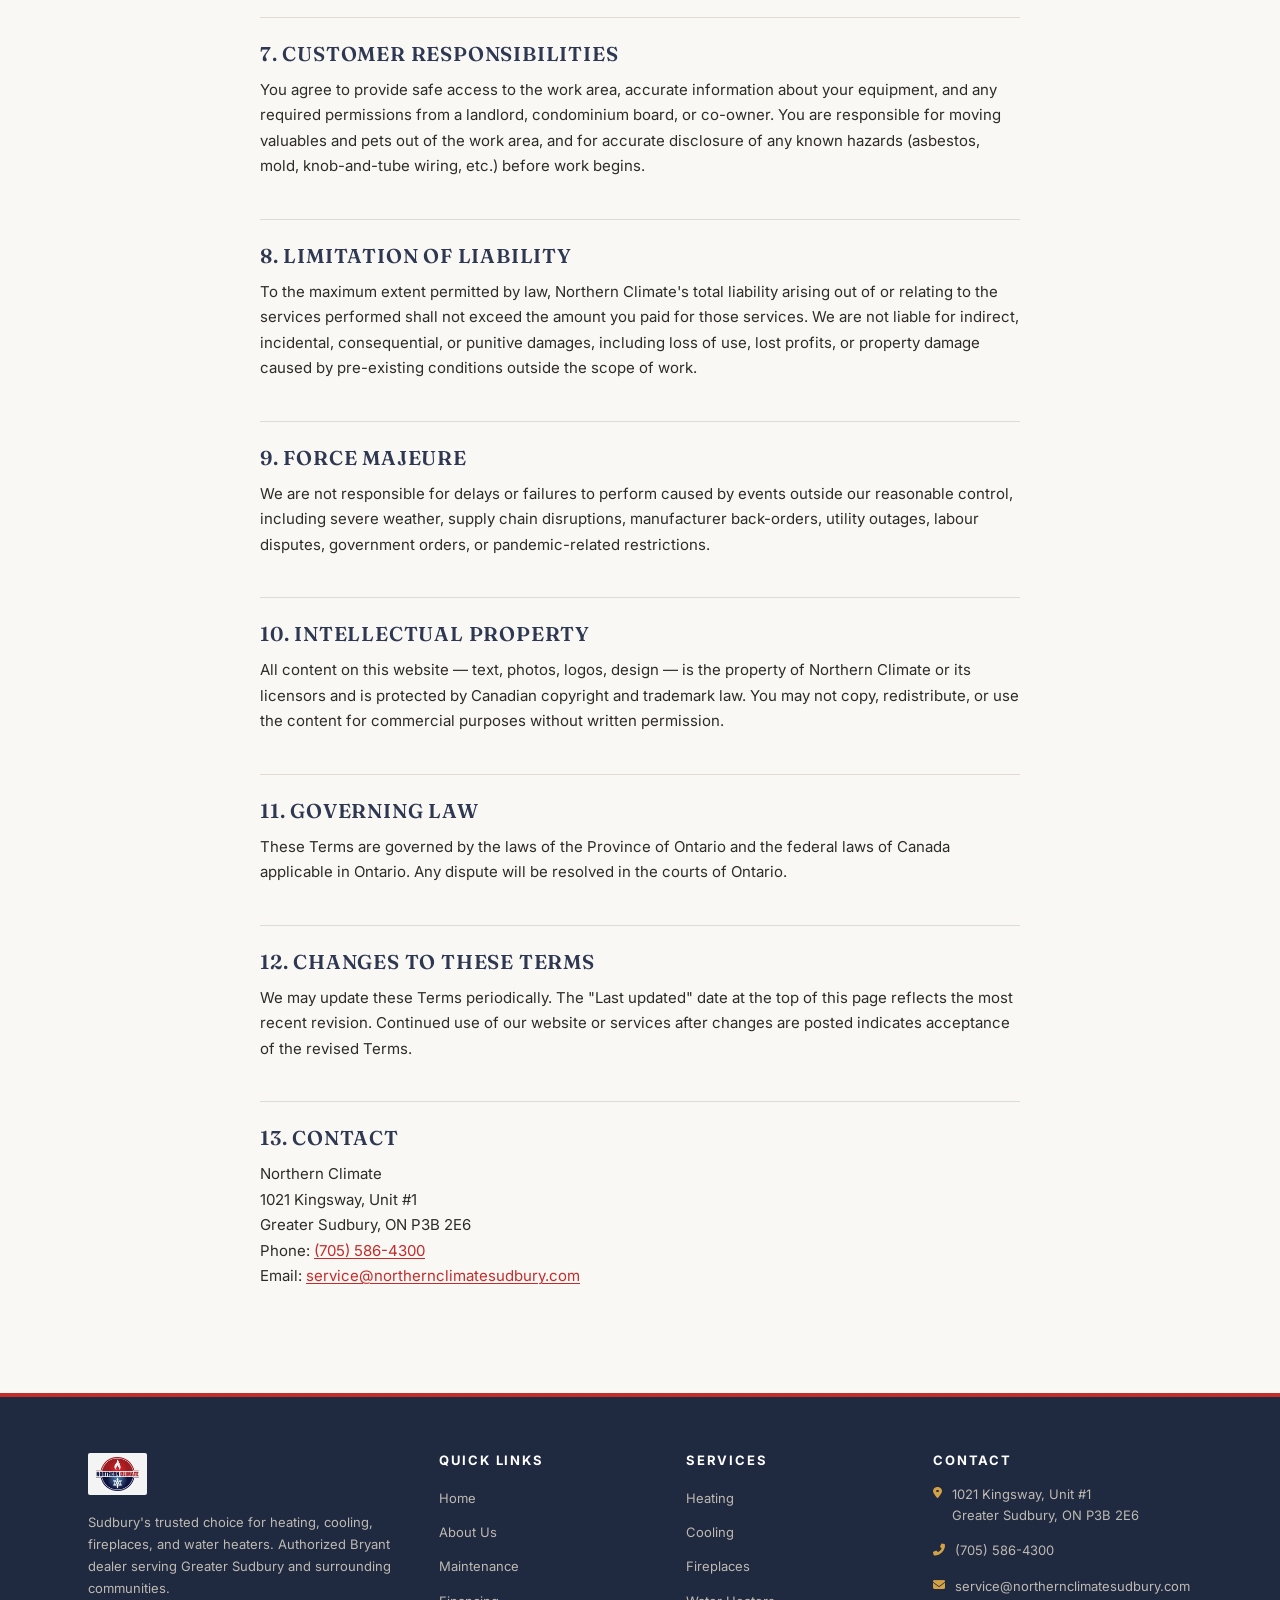
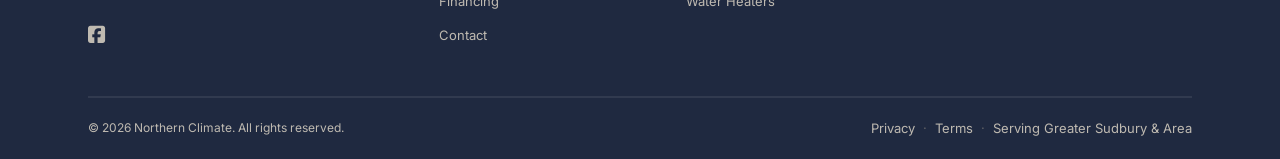
<file: terms.html>
<!DOCTYPE html>
<html lang="en">
<head>
  <meta charset="UTF-8">
  <meta name="viewport" content="width=device-width, initial-scale=1.0">
  <meta name="theme-color" content="#2E3852">
  <title>Terms of Service | Northern Climate</title>
  <meta name="description" content="Terms of service for Northern Climate's heating, cooling, and fireplace services in Greater Sudbury, ON.">
  <link rel="canonical" href="https://northernclimatesudbury.com/terms.html">

  <link rel="icon" type="image/svg+xml" href="favicon.svg">
  <link rel="apple-touch-icon" href="apple-touch-icon.svg">
  <link rel="mask-icon" href="favicon-mask.svg" color="#C42B2B">
  <link rel="manifest" href="site.webmanifest">

  <meta property="og:title" content="Terms of Service | Northern Climate">
  <meta property="og:description" content="Terms of service for Northern Climate's heating, cooling, and fireplace services.">
  <meta property="og:type" content="website">
  <meta property="og:locale" content="en_CA">
  <meta property="og:site_name" content="Northern Climate">
  <meta property="og:url" content="https://northernclimatesudbury.com/terms.html">
  <meta property="og:image" content="https://northernclimatesudbury.com/thumbs-up.png">

  <meta name="twitter:card" content="summary_large_image">
  <meta name="twitter:title" content="Terms of Service | Northern Climate">
  <meta name="twitter:description" content="Terms of service for Northern Climate.">
  <meta name="twitter:image" content="https://northernclimatesudbury.com/thumbs-up.png">

  <link rel="preconnect" href="https://fonts.googleapis.com">
  <link rel="preconnect" href="https://fonts.gstatic.com" crossorigin>
  <link rel="dns-prefetch" href="https://cdnjs.cloudflare.com">

  <link href="https://fonts.googleapis.com/css2?family=Fraunces:opsz,wght@9..144,400;9..144,600;9..144,700&family=Inter:wght@400;500;600;700&display=swap" rel="stylesheet">
  <link rel="stylesheet" href="https://cdnjs.cloudflare.com/ajax/libs/font-awesome/6.4.0/css/all.min.css">
  <link rel="stylesheet" href="css/styles.css">
  <script src="js/main.js" defer></script>

  <script type="application/ld+json">
  {
    "@context": "https://schema.org",
    "@type": "BreadcrumbList",
    "itemListElement": [
      { "@type": "ListItem", "position": 1, "name": "Home", "item": "https://northernclimatesudbury.com/" },
      { "@type": "ListItem", "position": 2, "name": "Terms of Service" }
    ]
  }
  </script>
</head>
<body>

  <a class="skip-link" href="#main">Skip to main content</a>

  <header>
    <div class="top-bar" id="topBar">
      <div class="container top-bar-inner">
        <div class="top-bar-left">
          <span><i class="fas fa-map-marker-alt"></i> 1021 Kingsway Unit #1, Sudbury</span>
          <span><i class="fas fa-envelope"></i> service@northernclimatesudbury.com</span>
        </div>
        <div><span><i class="fas fa-bolt"></i> <strong>Emergency Service Available</strong></span></div>
      </div>
    </div>

    <nav class="nav-wrap">
      <div class="container nav-inner">
        <a href="index.html" class="nav-logo" aria-label="Northern Climate home"><img src="Northern Climate logo (1).png" alt="Northern Climate"></a>
        <ul class="nav-links">
          <li><a href="about.html">About</a></li>
          <li class="nav-dropdown">
            <a href="#" class="nav-dropdown-toggle">Services <i class="fas fa-chevron-down"></i></a>
            <div class="nav-dropdown-menu">
              <a href="services/heating.html"><i class="fas fa-fire-alt"></i> Heating</a>
              <a href="services/cooling.html"><i class="fas fa-snowflake"></i> Cooling</a>
              <a href="services/fireplaces.html"><i class="fas fa-burn"></i> Fireplaces</a>
              <a href="services/water-heaters.html"><i class="fas fa-temperature-high"></i> Water Heaters</a>

            </div>
          </li>
          <li><a href="protection-plans.html">Maintenance</a></li>
          <li><a href="financing.html">Financing</a></li>
          <li><a href="contact.html">Contact</a></li>
          <li><a href="tel:7055864300" class="nav-cta"><i class="fas fa-phone-alt"></i> (705) 586-4300</a></li>
        </ul>
        <button class="hamburger" aria-label="Toggle navigation">
          <span></span><span></span><span></span>
        </button>
      </div>
      <div class="mobile-menu">
        <a href="about.html">About</a>
        <a href="#" class="mobile-services-toggle">Services <i class="fas fa-chevron-down"></i></a>
        <div class="mobile-submenu">
          <a href="services/heating.html">Heating</a>
          <a href="services/cooling.html">Cooling</a>
          <a href="services/fireplaces.html">Fireplaces</a>
          <a href="services/water-heaters.html">Water Heaters</a>

        </div>
        <a href="protection-plans.html">Maintenance</a>
        <a href="financing.html">Financing</a>
        <a href="contact.html">Contact</a>
        <a href="tel:7055864300" style="color:var(--red);font-weight:700"><i class="fas fa-phone-alt"></i> (705) 586-4300</a>
      </div>
    </nav>
  </header>

  <main id="main">

    <section class="page-hero has-grain">
      <div class="container">
        <h1>Terms of Service</h1>
        <div class="breadcrumb">
          <a href="index.html">Home</a>
          <span class="sep">/</span>
          <span>Terms of Service</span>
        </div>
      </div>
    </section>

    <section class="section-padding">
      <div class="container">
        <article class="legal-doc prose">
          <p class="legal-meta">Last updated: May 13, 2026</p>

          <h2>1. Acceptance of These Terms</h2>
          <p>By using <a href="https://northernclimatesudbury.com">northernclimatesudbury.com</a>, requesting a quote, or engaging Northern Climate ("we", "us", or "the Company") for services, you agree to these Terms of Service. If you do not agree, please do not use our website or services.</p>

          <h2>2. Description of Services</h2>
          <p>Northern Climate provides residential and light-commercial heating, cooling, fireplace, and water heater services in Greater Sudbury and surrounding communities. Specific scope is defined in the written quote or work order for each project.</p>

          <h2>3. Quotes &amp; Pricing</h2>
          <p>Written quotes are based on the information available at the time of issue and a visual site assessment where applicable. Quotes are valid for 30 days unless otherwise stated. Final pricing may change if hidden conditions are discovered on site (e.g., concealed damage, code compliance work, or required permits). We will notify you and obtain approval before performing work that exceeds the quoted amount. Prices do not include applicable taxes unless specifically stated.</p>

          <h2>4. Appointments &amp; Cancellations</h2>
          <p>We ask for at least 24 hours' notice for non-emergency cancellations or reschedules so we can offer the slot to another customer. Emergency calls (no heat in winter, gas leaks, flooding, etc.) are treated as priority and are not subject to this notice. Missed appointments may incur a service-call fee.</p>

          <h2>5. Payment Terms</h2>
          <p>Unless financing has been pre-arranged, payment is due upon completion of the work. We accept e-transfer, credit card, debit, and cheque. NSF cheques are subject to a $50 service fee plus any bank charges. Past-due accounts may be subject to interest at 1.5% per month (19.56% per annum) and to collection action.</p>

          <h2>6. Warranties</h2>
          <p>Equipment carries the manufacturer's warranty (e.g., Bryant, Regency, Enviro, Navien, Rinnai, Bradford White, Continental). Registration of warranty may be required and is generally handled by us at the time of installation. Northern Climate offers a one-year workmanship warranty on installation labour, beginning on the date of installation. The workmanship warranty does not cover damage caused by misuse, lack of maintenance, alterations performed by third parties, or events outside our control.</p>

          <h2>7. Customer Responsibilities</h2>
          <p>You agree to provide safe access to the work area, accurate information about your equipment, and any required permissions from a landlord, condominium board, or co-owner. You are responsible for moving valuables and pets out of the work area, and for accurate disclosure of any known hazards (asbestos, mold, knob-and-tube wiring, etc.) before work begins.</p>

          <h2>8. Limitation of Liability</h2>
          <p>To the maximum extent permitted by law, Northern Climate's total liability arising out of or relating to the services performed shall not exceed the amount you paid for those services. We are not liable for indirect, incidental, consequential, or punitive damages, including loss of use, lost profits, or property damage caused by pre-existing conditions outside the scope of work.</p>

          <h2>9. Force Majeure</h2>
          <p>We are not responsible for delays or failures to perform caused by events outside our reasonable control, including severe weather, supply chain disruptions, manufacturer back-orders, utility outages, labour disputes, government orders, or pandemic-related restrictions.</p>

          <h2>10. Intellectual Property</h2>
          <p>All content on this website — text, photos, logos, design — is the property of Northern Climate or its licensors and is protected by Canadian copyright and trademark law. You may not copy, redistribute, or use the content for commercial purposes without written permission.</p>

          <h2>11. Governing Law</h2>
          <p>These Terms are governed by the laws of the Province of Ontario and the federal laws of Canada applicable in Ontario. Any dispute will be resolved in the courts of Ontario.</p>

          <h2>12. Changes to These Terms</h2>
          <p>We may update these Terms periodically. The "Last updated" date at the top of this page reflects the most recent revision. Continued use of our website or services after changes are posted indicates acceptance of the revised Terms.</p>

          <h2>13. Contact</h2>
          <p>
            Northern Climate<br>
            1021 Kingsway, Unit #1<br>
            Greater Sudbury, ON P3B 2E6<br>
            Phone: <a href="tel:7055864300">(705) 586-4300</a><br>
            Email: <a href="mailto:service@northernclimatesudbury.com">service@northernclimatesudbury.com</a>
          </p>
        </article>
      </div>
    </section>

  </main>

  <footer class="site-footer">
    <div class="container">
      <div class="footer-grid">
        <div class="footer-brand">
          <img src="Northern Climate logo (1).png" alt="Northern Climate">
          <p>Sudbury's trusted choice for heating, cooling, fireplaces, and water heaters. Authorized Bryant dealer serving Greater Sudbury and surrounding communities.</p>
          <div class="footer-social">
            <a href="https://www.facebook.com/NorthernClimateSudbury" target="_blank" rel="noopener noreferrer" aria-label="Northern Climate on Facebook (opens in new tab)"><i class="fab fa-facebook-square"></i></a>
          </div>
        </div>
        <div class="footer-col">
          <h4>Quick Links</h4>
          <ul>
            <li><a href="index.html">Home</a></li>
            <li><a href="about.html">About Us</a></li>
            <li><a href="protection-plans.html">Maintenance</a></li>
            <li><a href="financing.html">Financing</a></li>
            <li><a href="contact.html">Contact</a></li>
          </ul>
        </div>
        <div class="footer-col">
          <h4>Services</h4>
          <ul>
            <li><a href="services/heating.html">Heating</a></li>
            <li><a href="services/cooling.html">Cooling</a></li>
            <li><a href="services/fireplaces.html">Fireplaces</a></li>
            <li><a href="services/water-heaters.html">Water Heaters</a></li>

          </ul>
        </div>
        <div class="footer-col">
          <h4>Contact</h4>
          <div class="contact-item"><i class="fas fa-map-marker-alt"></i><span>1021 Kingsway, Unit #1<br>Greater Sudbury, ON P3B 2E6</span></div>
          <div class="contact-item"><i class="fas fa-phone-alt"></i><a href="tel:7055864300">(705) 586-4300</a></div>
          <div class="contact-item"><i class="fas fa-envelope"></i><a href="mailto:service@northernclimatesudbury.com">service@northernclimatesudbury.com</a></div>
        </div>
      </div>
      <div class="footer-bottom">
        <p>&copy; <span class="js-year"></span> Northern Climate. All rights reserved.</p>
        <div class="footer-legal">
          <a href="privacy.html">Privacy</a>
          <span class="sep">·</span>
          <a href="terms.html">Terms</a>
          <span class="sep">·</span>
          <span>Serving Greater Sudbury &amp; Area</span>
        </div>
      </div>
    </div>
  </footer>

</body>
</html>
</file>
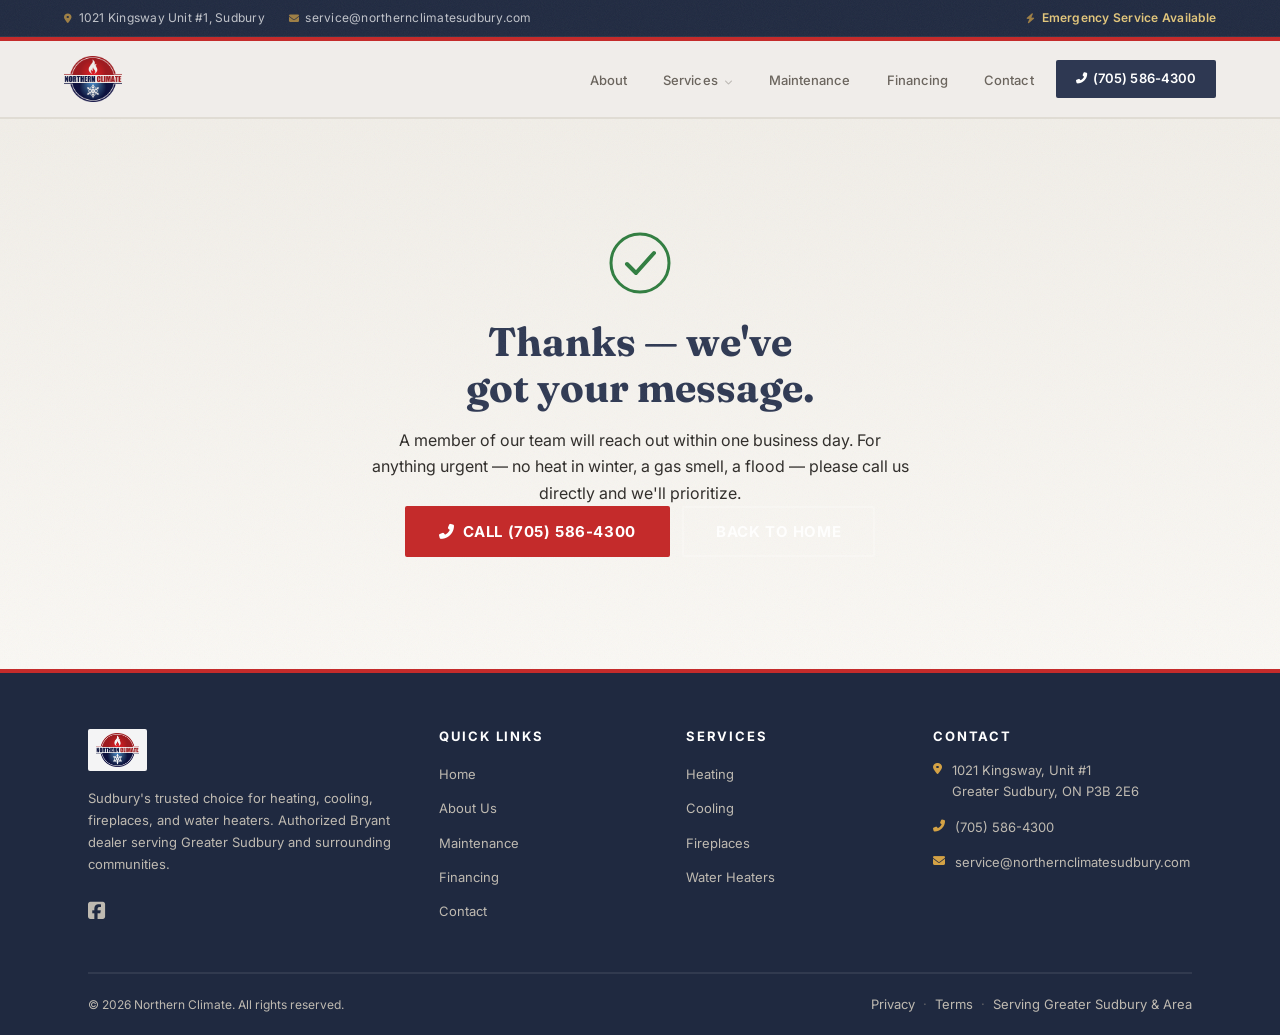
<file: thank-you.html>
<!DOCTYPE html>
<html lang="en">
<head>
  <meta charset="UTF-8">
  <meta name="viewport" content="width=device-width, initial-scale=1.0">
  <meta name="theme-color" content="#2E3852">
  <meta name="robots" content="noindex,follow">
  <title>Thank You | Northern Climate</title>
  <meta name="description" content="Thanks for reaching out to Northern Climate. We'll be in touch within one business day.">

  <link rel="icon" type="image/svg+xml" href="favicon.svg">
  <link rel="apple-touch-icon" href="apple-touch-icon.svg">
  <link rel="mask-icon" href="favicon-mask.svg" color="#C42B2B">
  <link rel="manifest" href="site.webmanifest">

  <link rel="preconnect" href="https://fonts.googleapis.com">
  <link rel="preconnect" href="https://fonts.gstatic.com" crossorigin>
  <link rel="dns-prefetch" href="https://cdnjs.cloudflare.com">

  <link href="https://fonts.googleapis.com/css2?family=Fraunces:opsz,wght@9..144,400;9..144,600;9..144,700&family=Inter:wght@400;500;600;700&display=swap" rel="stylesheet">
  <link rel="stylesheet" href="https://cdnjs.cloudflare.com/ajax/libs/font-awesome/6.4.0/css/all.min.css">
  <link rel="stylesheet" href="css/styles.css">
  <script src="js/main.js" defer></script>
</head>
<body>

  <a class="skip-link" href="#main">Skip to main content</a>

  <header>
    <div class="top-bar" id="topBar">
      <div class="container top-bar-inner">
        <div class="top-bar-left">
          <span><i class="fas fa-map-marker-alt"></i> 1021 Kingsway Unit #1, Sudbury</span>
          <span><i class="fas fa-envelope"></i> service@northernclimatesudbury.com</span>
        </div>
        <div><span><i class="fas fa-bolt"></i> <strong>Emergency Service Available</strong></span></div>
      </div>
    </div>

    <nav class="nav-wrap">
      <div class="container nav-inner">
        <a href="index.html" class="nav-logo" aria-label="Northern Climate home"><img src="Northern Climate logo (1).png" alt="Northern Climate"></a>
        <ul class="nav-links">
          <li><a href="about.html">About</a></li>
          <li class="nav-dropdown">
            <a href="#" class="nav-dropdown-toggle">Services <i class="fas fa-chevron-down"></i></a>
            <div class="nav-dropdown-menu">
              <a href="services/heating.html"><i class="fas fa-fire-alt"></i> Heating</a>
              <a href="services/cooling.html"><i class="fas fa-snowflake"></i> Cooling</a>
              <a href="services/fireplaces.html"><i class="fas fa-burn"></i> Fireplaces</a>
              <a href="services/water-heaters.html"><i class="fas fa-temperature-high"></i> Water Heaters</a>

            </div>
          </li>
          <li><a href="protection-plans.html">Maintenance</a></li>
          <li><a href="financing.html">Financing</a></li>
          <li><a href="contact.html">Contact</a></li>
          <li><a href="tel:7055864300" class="nav-cta"><i class="fas fa-phone-alt"></i> (705) 586-4300</a></li>
        </ul>
        <button class="hamburger" aria-label="Toggle navigation">
          <span></span><span></span><span></span>
        </button>
      </div>
      <div class="mobile-menu">
        <a href="about.html">About</a>
        <a href="#" class="mobile-services-toggle">Services <i class="fas fa-chevron-down"></i></a>
        <div class="mobile-submenu">
          <a href="services/heating.html">Heating</a>
          <a href="services/cooling.html">Cooling</a>
          <a href="services/fireplaces.html">Fireplaces</a>
          <a href="services/water-heaters.html">Water Heaters</a>

        </div>
        <a href="protection-plans.html">Maintenance</a>
        <a href="financing.html">Financing</a>
        <a href="contact.html">Contact</a>
        <a href="tel:7055864300" style="color:var(--red);font-weight:700"><i class="fas fa-phone-alt"></i> (705) 586-4300</a>
      </div>
    </nav>
  </header>

  <main id="main">

    <section class="thank-you-hero has-grain">
      <div class="container thank-you-inner">
        <div class="thank-you-mark" aria-hidden="true">
          <svg viewBox="0 0 64 64" width="64" height="64">
            <circle cx="32" cy="32" r="29" fill="none" stroke="currentColor" stroke-width="3"/>
            <path d="M19 33 L28 42 L46 22" fill="none" stroke="currentColor" stroke-width="4" stroke-linecap="round" stroke-linejoin="round"/>
          </svg>
        </div>
        <h1>Thanks — we've got your message.</h1>
        <p class="prose">A member of our team will reach out within one business day. For anything urgent — no heat in winter, a gas smell, a flood — please call us directly and we'll prioritize.</p>
        <div class="thank-you-actions">
          <a href="tel:7055864300" class="btn btn-red"><i class="fas fa-phone-alt"></i> Call (705) 586-4300</a>
          <a href="index.html" class="btn btn-outline">Back to Home</a>
        </div>
      </div>
    </section>

  </main>

  <footer class="site-footer">
    <div class="container">
      <div class="footer-grid">
        <div class="footer-brand">
          <img src="Northern Climate logo (1).png" alt="Northern Climate">
          <p>Sudbury's trusted choice for heating, cooling, fireplaces, and water heaters. Authorized Bryant dealer serving Greater Sudbury and surrounding communities.</p>
          <div class="footer-social">
            <a href="https://www.facebook.com/NorthernClimateSudbury" target="_blank" rel="noopener noreferrer" aria-label="Northern Climate on Facebook (opens in new tab)"><i class="fab fa-facebook-square"></i></a>
          </div>
        </div>
        <div class="footer-col">
          <h4>Quick Links</h4>
          <ul>
            <li><a href="index.html">Home</a></li>
            <li><a href="about.html">About Us</a></li>
            <li><a href="protection-plans.html">Maintenance</a></li>
            <li><a href="financing.html">Financing</a></li>
            <li><a href="contact.html">Contact</a></li>
          </ul>
        </div>
        <div class="footer-col">
          <h4>Services</h4>
          <ul>
            <li><a href="services/heating.html">Heating</a></li>
            <li><a href="services/cooling.html">Cooling</a></li>
            <li><a href="services/fireplaces.html">Fireplaces</a></li>
            <li><a href="services/water-heaters.html">Water Heaters</a></li>

          </ul>
        </div>
        <div class="footer-col">
          <h4>Contact</h4>
          <div class="contact-item"><i class="fas fa-map-marker-alt"></i><span>1021 Kingsway, Unit #1<br>Greater Sudbury, ON P3B 2E6</span></div>
          <div class="contact-item"><i class="fas fa-phone-alt"></i><a href="tel:7055864300">(705) 586-4300</a></div>
          <div class="contact-item"><i class="fas fa-envelope"></i><a href="mailto:service@northernclimatesudbury.com">service@northernclimatesudbury.com</a></div>
        </div>
      </div>
      <div class="footer-bottom">
        <p>&copy; <span class="js-year"></span> Northern Climate. All rights reserved.</p>
        <div class="footer-legal">
          <a href="privacy.html">Privacy</a>
          <span class="sep">·</span>
          <a href="terms.html">Terms</a>
          <span class="sep">·</span>
          <span>Serving Greater Sudbury &amp; Area</span>
        </div>
      </div>
    </div>
  </footer>

</body>
</html>
</file>
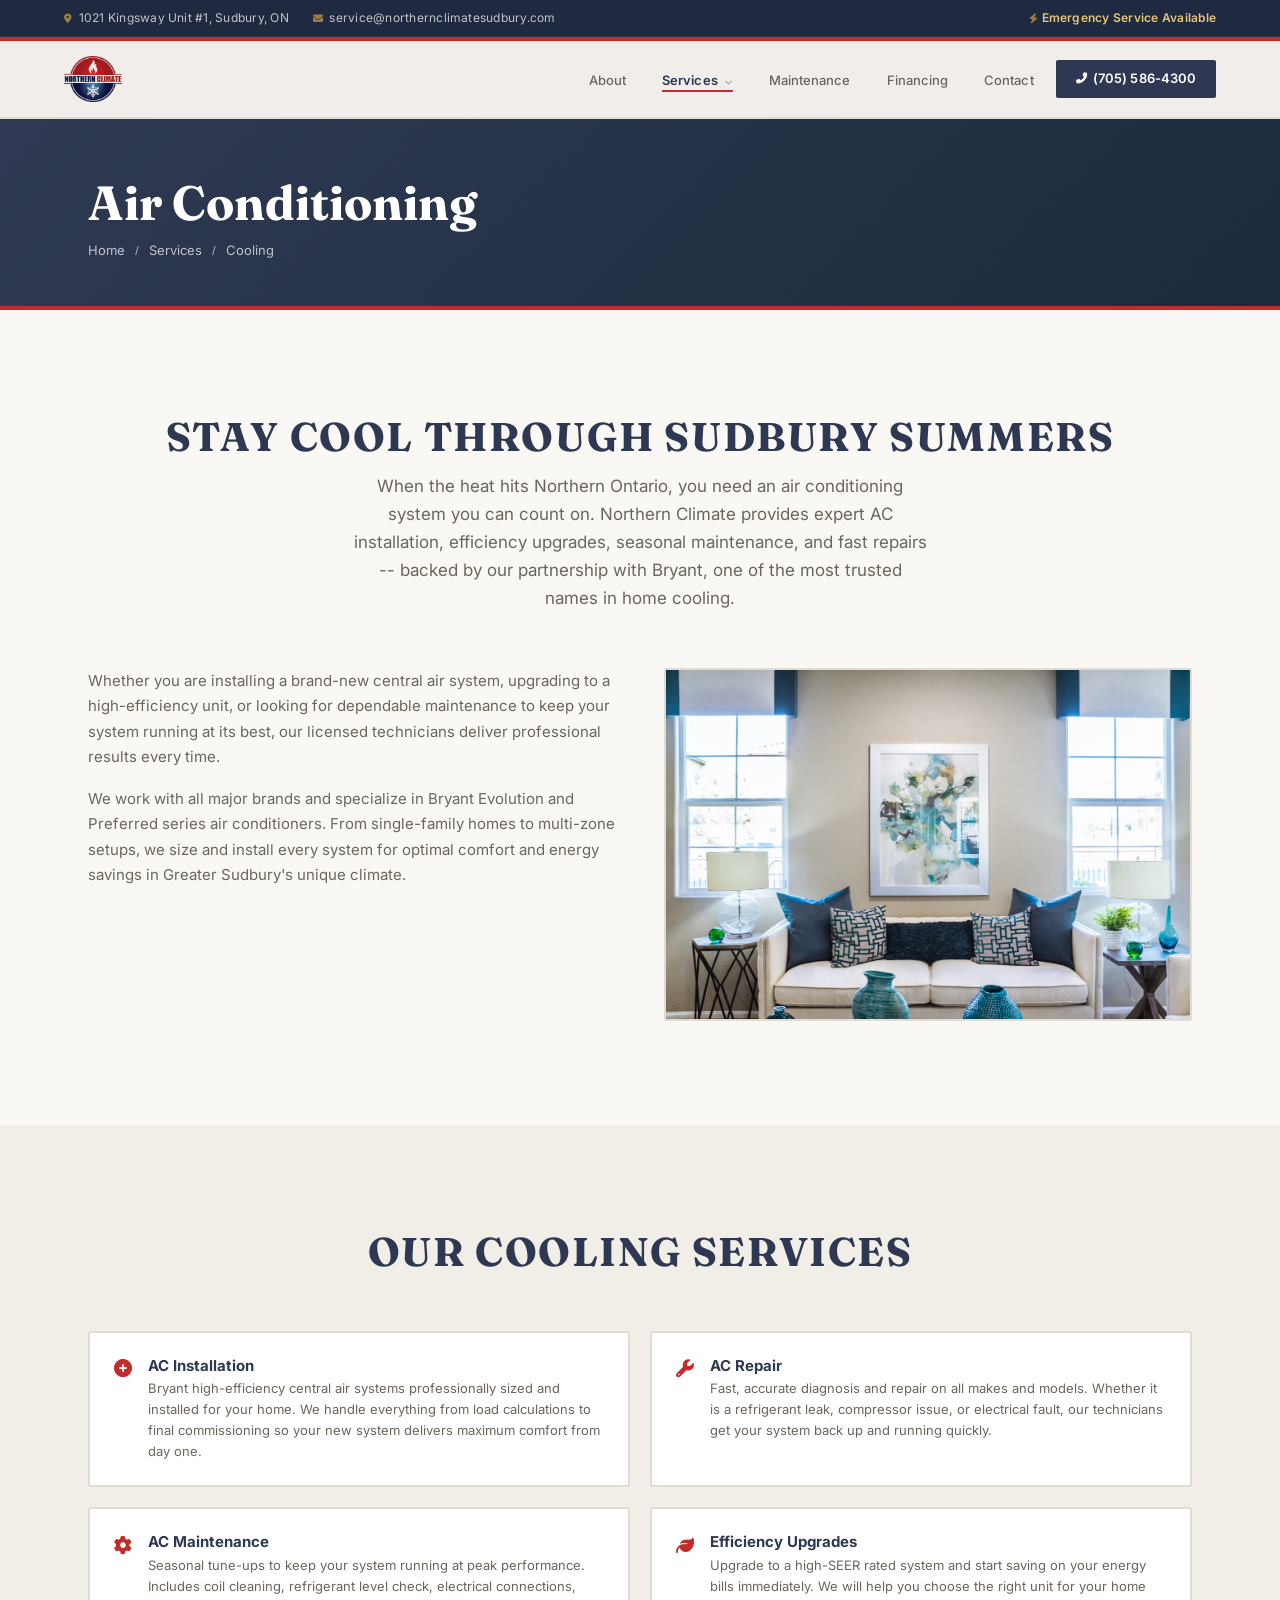
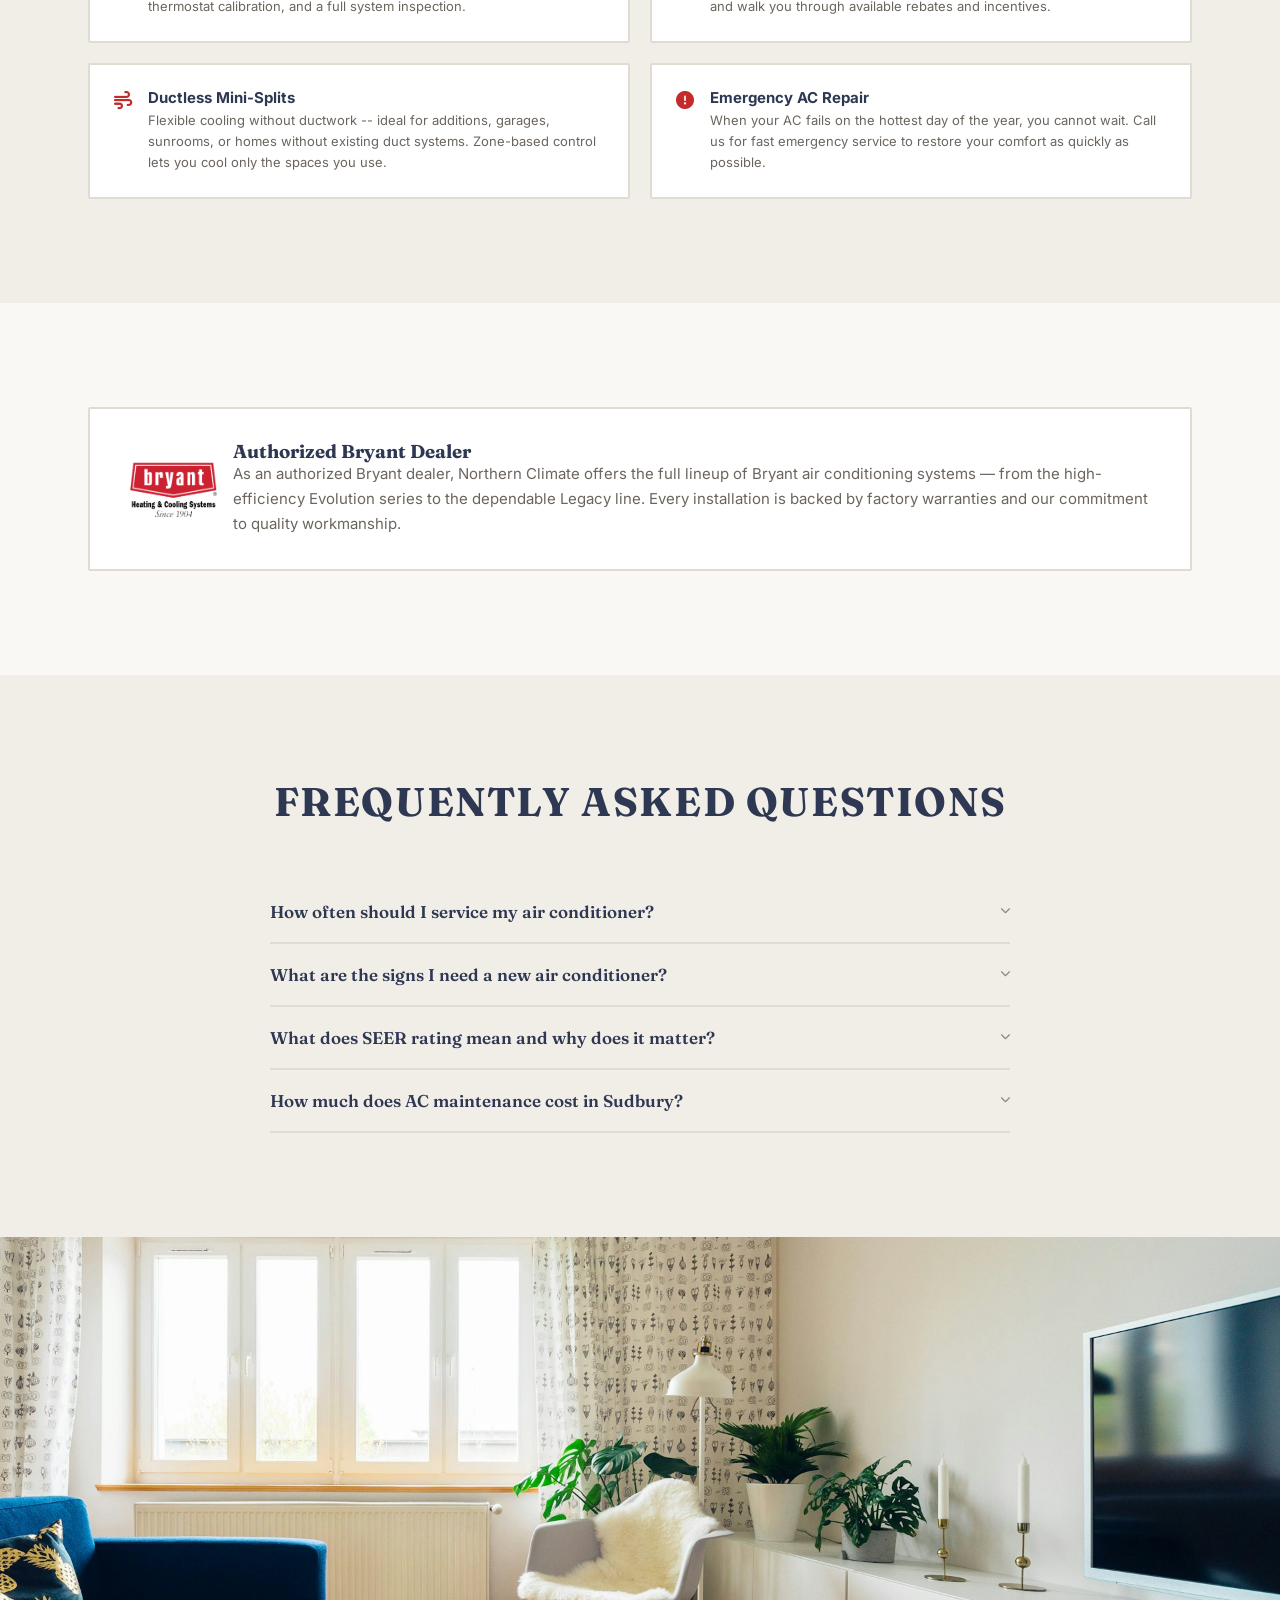
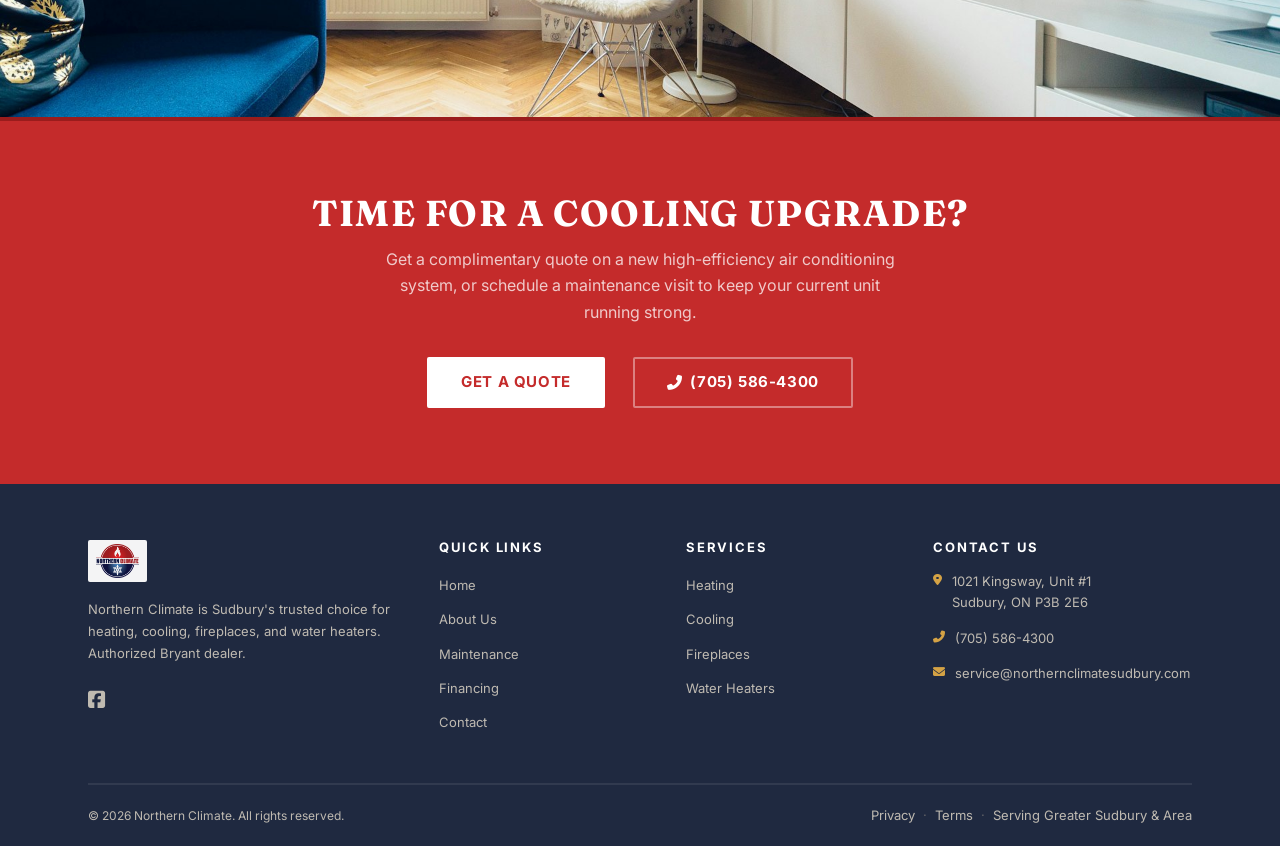
<file: services/cooling.html>
<!DOCTYPE html>
<html lang="en" class="scroll-smooth">
<head>
    <meta charset="UTF-8">
    <meta name="viewport" content="width=device-width, initial-scale=1.0">
    <meta name="theme-color" content="#2E3852">
    <title>Air Conditioning | Northern Climate — AC Installation &amp; Repair in Sudbury</title>
    <meta name="description" content="Professional air conditioning installation, repair, and maintenance in Greater Sudbury. Authorized Bryant dealer. Call (705) 586-4300.">
    <link rel="canonical" href="https://northernclimatesudbury.com/services/cooling.html">

    <link rel="icon" type="image/svg+xml" href="../favicon.svg">
    <link rel="apple-touch-icon" href="../apple-touch-icon.svg">
    <link rel="mask-icon" href="../favicon-mask.svg" color="#C42B2B">
    <link rel="manifest" href="../site.webmanifest">

    <meta property="og:title" content="Air Conditioning | Northern Climate — AC Installation &amp; Repair in Sudbury">
    <meta property="og:description" content="AC installation, repair, tune-ups, efficiency upgrades, and ductless mini-splits in Greater Sudbury. Authorized Bryant dealer.">
    <meta property="og:type" content="website">
    <meta property="og:url" content="https://northernclimatesudbury.com/services/cooling.html">
    <meta property="og:image" content="https://northernclimatesudbury.com/thumbs-up.png">
    <meta property="og:image:alt" content="Northern Climate — air conditioning services in Greater Sudbury">
    <meta property="og:locale" content="en_CA">
    <meta property="og:site_name" content="Northern Climate">

    <meta name="twitter:card" content="summary_large_image">
    <meta name="twitter:title" content="Air Conditioning | Northern Climate — Sudbury AC Service">
    <meta name="twitter:description" content="AC installation, repair, tune-ups, and ductless mini-splits in Greater Sudbury.">
    <meta name="twitter:image" content="https://northernclimatesudbury.com/thumbs-up.png">

    <link rel="dns-prefetch" href="https://cdnjs.cloudflare.com">

    <link rel="preconnect" href="https://fonts.googleapis.com">
    <link rel="preconnect" href="https://fonts.gstatic.com" crossorigin>
    <link href="https://fonts.googleapis.com/css2?family=Fraunces:opsz,wght@9..144,400;9..144,600;9..144,700&family=Inter:wght@400;500;600;700&display=swap" rel="stylesheet">

    <link rel="stylesheet" href="https://cdnjs.cloudflare.com/ajax/libs/font-awesome/6.4.0/css/all.min.css">

    <link rel="stylesheet" href="../css/styles.css">

    <script src="../js/main.js" defer></script>

    <script type="application/ld+json">
    {
        "@context": "https://schema.org",
        "@type": "HVACBusiness",
        "name": "Northern Climate",
        "description": "Professional air conditioning installation, repair, and maintenance in Greater Sudbury. Authorized Bryant dealer.",
        "url": "https://northernclimatesudbury.com",
        "telephone": "+1-705-586-4300",
        "email": "service@northernclimatesudbury.com",
        "address": {
            "@type": "PostalAddress",
            "streetAddress": "1021 Kingsway, Unit #1",
            "addressLocality": "Greater Sudbury",
            "addressRegion": "ON",
            "postalCode": "P3B 2E6",
            "addressCountry": "CA"
        },
        "areaServed": {
            "@type": "City",
            "name": "Greater Sudbury"
        },
        "priceRange": "$$"
    }
    </script>

    <script type="application/ld+json">
    {
        "@context": "https://schema.org",
        "@type": "FAQPage",
        "mainEntity": [
            {
                "@type": "Question",
                "name": "How often should I service my air conditioner?",
                "acceptedAnswer": {
                    "@type": "Answer",
                    "text": "We recommend having your air conditioner professionally serviced once a year, ideally in the spring before the cooling season begins. Annual maintenance helps prevent breakdowns, improves energy efficiency, and extends the life of your system."
                }
            },
            {
                "@type": "Question",
                "name": "What are the signs I need a new air conditioner?",
                "acceptedAnswer": {
                    "@type": "Answer",
                    "text": "Common signs include frequent repairs, rising energy bills, uneven cooling throughout your home, excessive noise, the system is over 10-15 years old, or it uses R-22 refrigerant (which is being phased out). If you notice any of these, contact us for a free assessment."
                }
            },
            {
                "@type": "Question",
                "name": "What does SEER rating mean and why does it matter?",
                "acceptedAnswer": {
                    "@type": "Answer",
                    "text": "SEER stands for Seasonal Energy Efficiency Ratio. It measures how efficiently an air conditioner uses electricity over a cooling season. Higher SEER ratings mean greater efficiency and lower energy bills. Modern systems range from 14 to 26+ SEER. We can help you choose the right efficiency level for your budget and comfort needs."
                }
            },
            {
                "@type": "Question",
                "name": "How much does AC maintenance cost in Sudbury?",
                "acceptedAnswer": {
                    "@type": "Answer",
                    "text": "Our annual A/C cleaning and inspection is a flat $235 for the first appliance, or $75 if you're already booking another appliance in the same visit. That covers professional cleaning, installation/reseating, and a full safety inspection. Call (705) 586-4300 to book."
                }
            }
        ]
    }
    </script>

    <script type="application/ld+json">
    {
        "@context": "https://schema.org",
        "@type": "BreadcrumbList",
        "itemListElement": [
            {
                "@type": "ListItem",
                "position": 1,
                "name": "Home",
                "item": "https://northernclimatesudbury.com/"
            },
            {
                "@type": "ListItem",
                "position": 2,
                "name": "Services",
                "item": "https://northernclimatesudbury.com/#services"
            },
            {
                "@type": "ListItem",
                "position": 3,
                "name": "Cooling",
                "item": "https://northernclimatesudbury.com/services/cooling.html"
            }
        ]
    }
    </script>

    <!-- Google Analytics 4 — TODO: replace G-XXXXXXXXXX with your Measurement ID, then uncomment. -->
    <!--
    <script async src="https://www.googletagmanager.com/gtag/js?id=G-XXXXXXXXXX"></script>
    <script>
      window.dataLayer = window.dataLayer || [];
      function gtag(){dataLayer.push(arguments);}
      gtag('js', new Date());
      gtag('config', 'G-XXXXXXXXXX', { anonymize_ip: true });
    </script>
    -->
</head>
<body>

    <a class="skip-link" href="#main">Skip to main content</a>

    <div class="top-bar" id="topBar">
        <div class="container">
            <div class="top-bar-inner">
                <div class="top-bar-left">
                    <span><i class="fas fa-map-marker-alt"></i> 1021 Kingsway Unit #1, Sudbury, ON</span>
                    <span><i class="fas fa-envelope"></i> <a href="mailto:service@northernclimatesudbury.com">service@northernclimatesudbury.com</a></span>
                </div>
                <div>
                    <span><i class="fas fa-bolt"></i> <strong>Emergency Service Available</strong></span>
                </div>
            </div>
        </div>
    </div>

    <nav class="nav-wrap">
        <div class="container nav-inner">

            <a href="../index.html" class="nav-logo">
                <img src="../Northern Climate logo (1).png" alt="Northern Climate Logo">
            </a>

            <ul class="nav-links">
                <li><a href="../about.html">About</a></li>
                <li class="nav-dropdown">
                    <a href="#" class="nav-dropdown-toggle active" aria-current="page">Services <i class="fas fa-chevron-down"></i></a>
                    <div class="nav-dropdown-menu">
                        <a href="heating.html"><i class="fas fa-fire-alt"></i> Heating</a>
                        <a href="cooling.html"><i class="fas fa-snowflake"></i> Cooling</a>
                        <a href="fireplaces.html"><i class="fas fa-burn"></i> Fireplaces</a>
                        <a href="water-heaters.html"><i class="fas fa-temperature-high"></i> Water Heaters</a>

                    </div>
                </li>
                <li><a href="../protection-plans.html">Maintenance</a></li>
                <li><a href="../financing.html">Financing</a></li>
                <li><a href="../contact.html">Contact</a></li>
                <li>
                    <a href="tel:7055864300" class="nav-cta">
                        <i class="fas fa-phone-alt"></i> (705) 586-4300
                    </a>
                </li>
            </ul>

            <button class="hamburger" aria-label="Toggle menu">
                <span></span>
                <span></span>
                <span></span>
            </button>
        </div>

        <div class="mobile-menu">
            <a href="../about.html">About</a>
            <a href="#" class="mobile-services-toggle">Services <i class="fas fa-chevron-down"></i></a>
            <div class="mobile-submenu">
                <a href="heating.html">Heating</a>
                <a href="cooling.html">Cooling</a>
                <a href="fireplaces.html">Fireplaces</a>
                <a href="water-heaters.html">Water Heaters</a>

            </div>
            <a href="../protection-plans.html">Maintenance</a>
            <a href="../financing.html">Financing</a>
            <a href="../contact.html">Contact</a>
            <a href="tel:7055864300" style="color: var(--red); font-weight: 700;"><i class="fas fa-phone-alt"></i> (705) 586-4300</a>
        </div>
    </nav>

    <main id="main">

    <section class="page-hero has-grain cool-tint">
        <div class="container">
            <h1>Air Conditioning</h1>
            <div class="breadcrumb">
                <a href="../index.html">Home</a>
                <span class="sep">/</span>
                <span>Services</span>
                <span class="sep">/</span>
                <span>Cooling</span>
            </div>
        </div>
    </section>

    <section class="section-padding">
        <div class="container">
            <div class="section-heading">
                <h2>Stay Cool Through Sudbury Summers</h2>
                <p>When the heat hits Northern Ontario, you need an air conditioning system you can count on. Northern Climate provides expert AC installation, efficiency upgrades, seasonal maintenance, and fast repairs -- backed by our partnership with Bryant, one of the most trusted names in home cooling.</p>
            </div>

            <div class="two-col">
                <div>
                    <p style="color: var(--warm-500); font-size: 0.9375rem; line-height: 1.7; margin-bottom: 1rem;">Whether you are installing a brand-new central air system, upgrading to a high-efficiency unit, or looking for dependable maintenance to keep your system running at its best, our licensed technicians deliver professional results every time.</p>
                    <p style="color: var(--warm-500); font-size: 0.9375rem; line-height: 1.7;">We work with all major brands and specialize in Bryant Evolution and Preferred series air conditioners. From single-family homes to multi-zone setups, we size and install every system for optimal comfort and energy savings in Greater Sudbury's unique climate.</p>
                </div>
                <div class="service-overview-img fade-in">
                    <img src="../images/ac-unit.jpg" alt="A cool, comfortable living room on a hot summer day" loading="lazy">
                </div>
            </div>
        </div>
    </section>

    <section class="section-padding" style="background: var(--warm-100);">
        <div class="container">
            <div class="section-heading">
                <h2>Our Cooling Services</h2>
            </div>

            <div class="service-detail-grid stagger-children">

                <div class="service-detail-item fade-in">
                    <i class="fas fa-plus-circle"></i>
                    <div>
                        <h4>AC Installation</h4>
                        <p>Bryant high-efficiency central air systems professionally sized and installed for your home. We handle everything from load calculations to final commissioning so your new system delivers maximum comfort from day one.</p>
                    </div>
                </div>

                <div class="service-detail-item fade-in">
                    <i class="fas fa-wrench"></i>
                    <div>
                        <h4>AC Repair</h4>
                        <p>Fast, accurate diagnosis and repair on all makes and models. Whether it is a refrigerant leak, compressor issue, or electrical fault, our technicians get your system back up and running quickly.</p>
                    </div>
                </div>

                <div class="service-detail-item fade-in">
                    <i class="fas fa-cog"></i>
                    <div>
                        <h4>AC Maintenance</h4>
                        <p>Seasonal tune-ups to keep your system running at peak performance. Includes coil cleaning, refrigerant level check, electrical connections, thermostat calibration, and a full system inspection.</p>
                    </div>
                </div>

                <div class="service-detail-item fade-in">
                    <i class="fas fa-leaf"></i>
                    <div>
                        <h4>Efficiency Upgrades</h4>
                        <p>Upgrade to a high-SEER rated system and start saving on your energy bills immediately. We will help you choose the right unit for your home and walk you through available rebates and incentives.</p>
                    </div>
                </div>

                <div class="service-detail-item fade-in">
                    <i class="fas fa-wind"></i>
                    <div>
                        <h4>Ductless Mini-Splits</h4>
                        <p>Flexible cooling without ductwork -- ideal for additions, garages, sunrooms, or homes without existing duct systems. Zone-based control lets you cool only the spaces you use.</p>
                    </div>
                </div>

                <div class="service-detail-item fade-in">
                    <i class="fas fa-exclamation-circle"></i>
                    <div>
                        <h4>Emergency AC Repair</h4>
                        <p>When your AC fails on the hottest day of the year, you cannot wait. Call us for fast emergency service to restore your comfort as quickly as possible.</p>
                    </div>
                </div>

            </div>
        </div>
    </section>

    <section class="section-padding">
        <div class="container">
            <div class="partnership-box">
                <img src="../brand_logos/bryant.png" alt="Bryant" style="height:56px;width:auto;flex-shrink:0;">
                <div>
                    <h3>Authorized Bryant Dealer</h3>
                    <p>As an authorized Bryant dealer, Northern Climate offers the full lineup of Bryant air conditioning systems — from the high-efficiency Evolution series to the dependable Legacy line. Every installation is backed by factory warranties and our commitment to quality workmanship.</p>
                </div>
            </div>
        </div>
    </section>

    <section class="section-padding" style="background: var(--warm-100);">
        <div class="container">
            <div class="section-heading">
                <h2>Frequently Asked Questions</h2>
            </div>

            <div class="faq-list">

                <div class="faq-item">
                    <button class="faq-question">
                        How often should I service my air conditioner?
                        <i class="fas fa-chevron-down"></i>
                    </button>
                    <div class="faq-answer">
                        <div class="faq-answer-inner">
                            We recommend having your air conditioner professionally serviced once a year, ideally in the spring before the cooling season begins. Annual maintenance helps prevent unexpected breakdowns, improves energy efficiency, and extends the overall life of your system. Our flat-rate maintenance visit is $235 for the first appliance, $75 for each additional appliance booked in the same visit.
                        </div>
                    </div>
                </div>

                <div class="faq-item">
                    <button class="faq-question">
                        What are the signs I need a new air conditioner?
                        <i class="fas fa-chevron-down"></i>
                    </button>
                    <div class="faq-answer">
                        <div class="faq-answer-inner">
                            Common signs include frequent or costly repairs, rising energy bills despite normal usage, uneven cooling throughout your home, excessive noise during operation, and a system that is over 10 to 15 years old. If your unit still uses R-22 refrigerant (now being phased out), upgrading to a modern system will save you money and improve your comfort.
                        </div>
                    </div>
                </div>

                <div class="faq-item">
                    <button class="faq-question">
                        What does SEER rating mean and why does it matter?
                        <i class="fas fa-chevron-down"></i>
                    </button>
                    <div class="faq-answer">
                        <div class="faq-answer-inner">
                            SEER stands for Seasonal Energy Efficiency Ratio. It measures how efficiently an air conditioner converts electricity into cooling over an entire season. The higher the SEER number, the less energy the unit uses -- and the lower your utility bills. Modern systems range from 14 SEER to over 26 SEER. Our team can help you find the right balance between upfront cost and long-term energy savings.
                        </div>
                    </div>
                </div>

                <div class="faq-item">
                    <button class="faq-question">
                        How much does AC maintenance cost in Sudbury?
                        <i class="fas fa-chevron-down"></i>
                    </button>
                    <div class="faq-answer">
                        <div class="faq-answer-inner">
                            Our annual A/C cleaning and inspection is a flat <strong>$235</strong> for the first appliance, or just <strong>$75</strong> per appliance if we're already on site for another unit. That covers cleaning, installation and reseating of components, and a full safety inspection — no subscription or hidden fees. Call us at <a href="tel:7055864300" style="color: var(--red); font-weight: 600;">(705) 586-4300</a> to book.
                        </div>
                    </div>
                </div>

            </div>
        </div>
    </section>

    <div class="photo-break">
        <img src="../images/modern-living-room.jpg" alt="Modern living room with comfortable climate control" loading="lazy">
    </div>

    <section class="cta-band">
        <div class="container" style="text-align: center;">
            <h2>Time for a Cooling Upgrade?</h2>
            <p>Get a complimentary quote on a new high-efficiency air conditioning system, or schedule a maintenance visit to keep your current unit running strong.</p>
            <div style="display: flex; flex-wrap: wrap; gap: 1rem; justify-content: center;">
                <a href="../contact.html" class="btn btn-white">Get a Quote</a>
                <a href="tel:7055864300" class="btn btn-outline"><i class="fas fa-phone-alt"></i> (705) 586-4300</a>
            </div>
        </div>
    </section>

    </main>

    <footer class="site-footer">
        <div class="container">
            <div class="footer-grid">

                <div class="footer-brand">
                    <img src="../Northern Climate logo (1).png" alt="Northern Climate Logo">
                    <p>Northern Climate is Sudbury's trusted choice for heating, cooling, fireplaces, and water heaters. Authorized Bryant dealer.</p>
                    <div class="footer-social">
                        <a href="https://www.facebook.com/NorthernClimateSudbury" target="_blank" rel="noopener noreferrer" aria-label="Northern Climate on Facebook (opens in new tab)"><i class="fab fa-facebook-square"></i></a>
                    </div>
                </div>

                <div class="footer-col">
                    <h4>Quick Links</h4>
                    <ul>
                        <li><a href="../index.html">Home</a></li>
                        <li><a href="../about.html">About Us</a></li>
                        <li><a href="../protection-plans.html">Maintenance</a></li>
                        <li><a href="../financing.html">Financing</a></li>
                        <li><a href="../contact.html">Contact</a></li>
                    </ul>
                </div>

                <div class="footer-col">
                    <h4>Services</h4>
                    <ul>
                        <li><a href="heating.html">Heating</a></li>
                        <li><a href="cooling.html">Cooling</a></li>
                        <li><a href="fireplaces.html">Fireplaces</a></li>
                        <li><a href="water-heaters.html">Water Heaters</a></li>

                    </ul>
                </div>

                <div class="footer-col">
                    <h4>Contact Us</h4>
                    <div class="contact-item">
                        <i class="fas fa-map-marker-alt"></i>
                        <span>1021 Kingsway, Unit #1<br>Sudbury, ON P3B 2E6</span>
                    </div>
                    <div class="contact-item">
                        <i class="fas fa-phone-alt"></i>
                        <a href="tel:7055864300">(705) 586-4300</a>
                    </div>
                    <div class="contact-item">
                        <i class="fas fa-envelope"></i>
                        <a href="mailto:service@northernclimatesudbury.com">service@northernclimatesudbury.com</a>
                    </div>
                </div>

            </div>

            <div class="footer-bottom">
                <p>&copy; <span class="js-year"></span> Northern Climate. All rights reserved.</p>
                <div class="footer-legal">
                    <a href="../privacy.html">Privacy</a>
                    <span class="sep">·</span>
                    <a href="../terms.html">Terms</a>
                    <span class="sep">·</span>
                    <span>Serving Greater Sudbury &amp; Area</span>
                </div>
            </div>
        </div>
    </footer>

    <div class="mobile-call-bar">
        <a href="tel:7055864300">
            <i class="fas fa-phone-alt"></i> Call (705) 586-4300
        </a>
    </div>

</body>
</html>
</file>
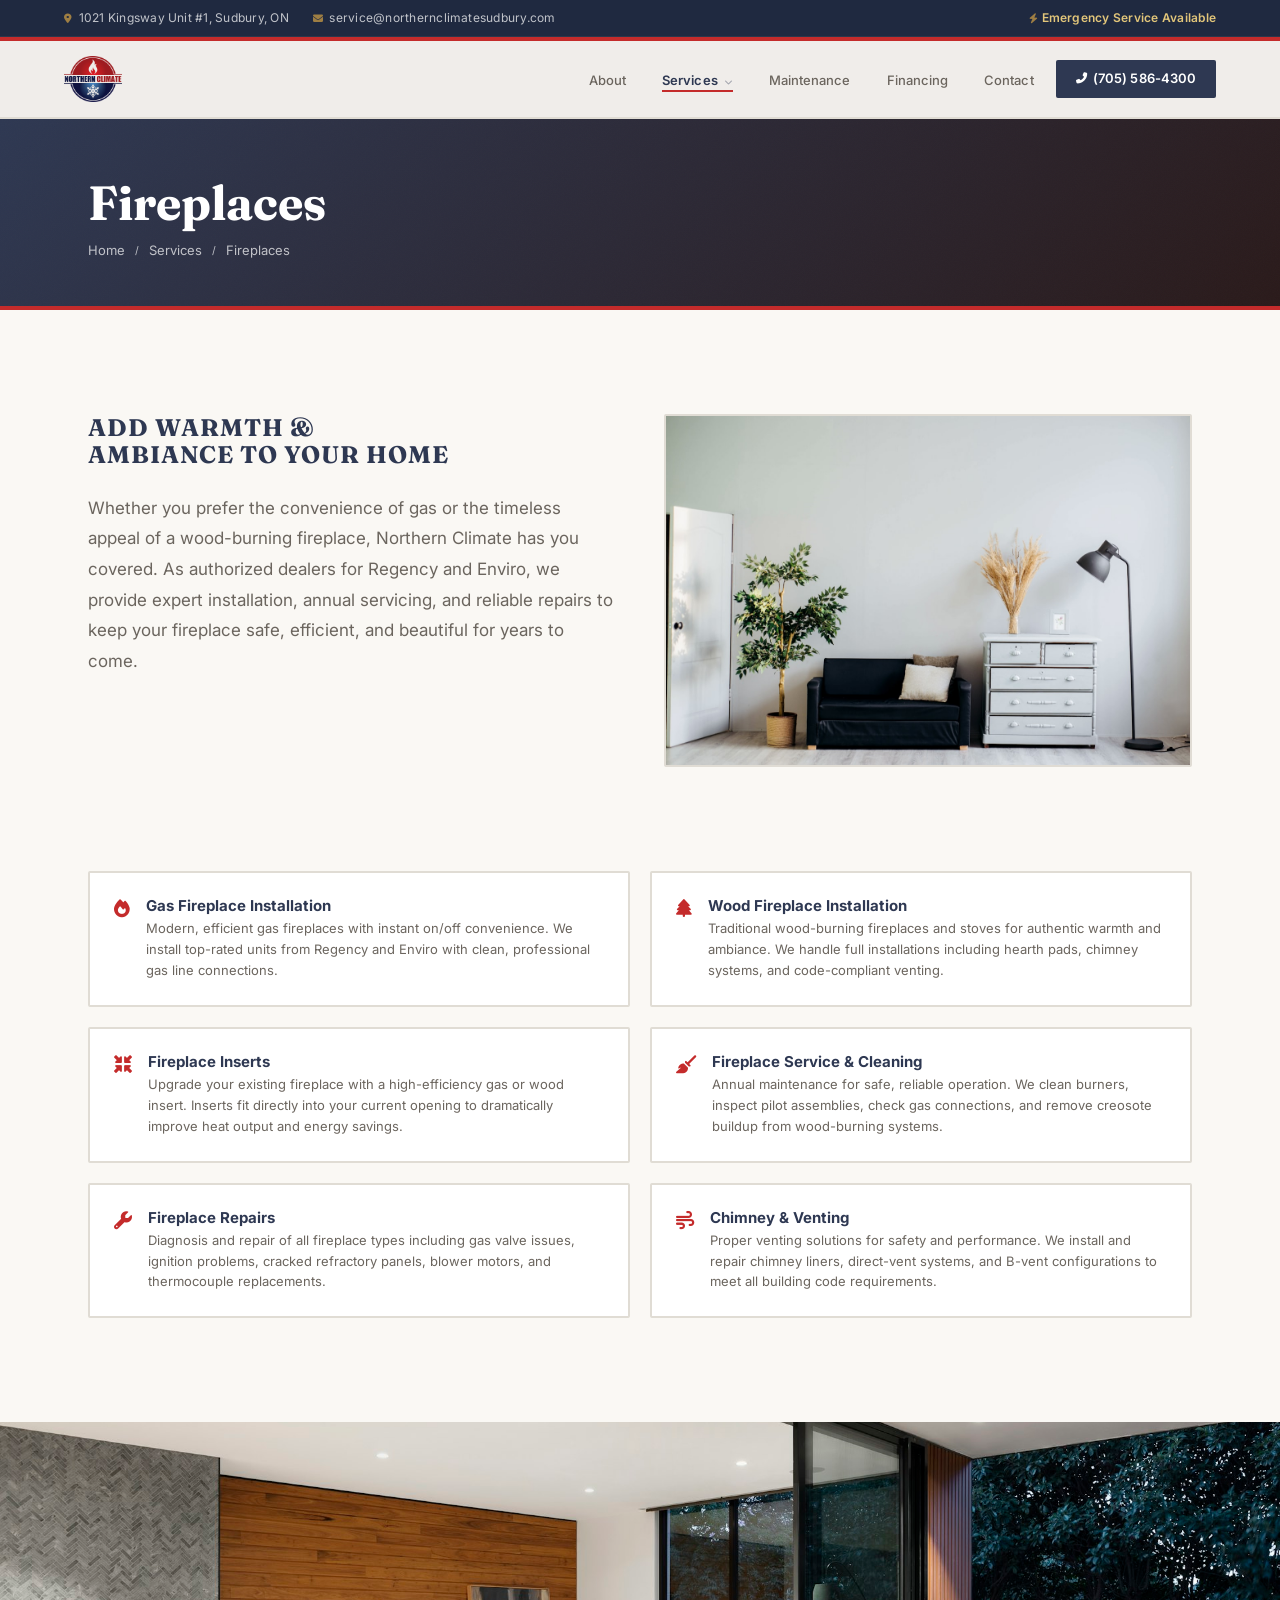
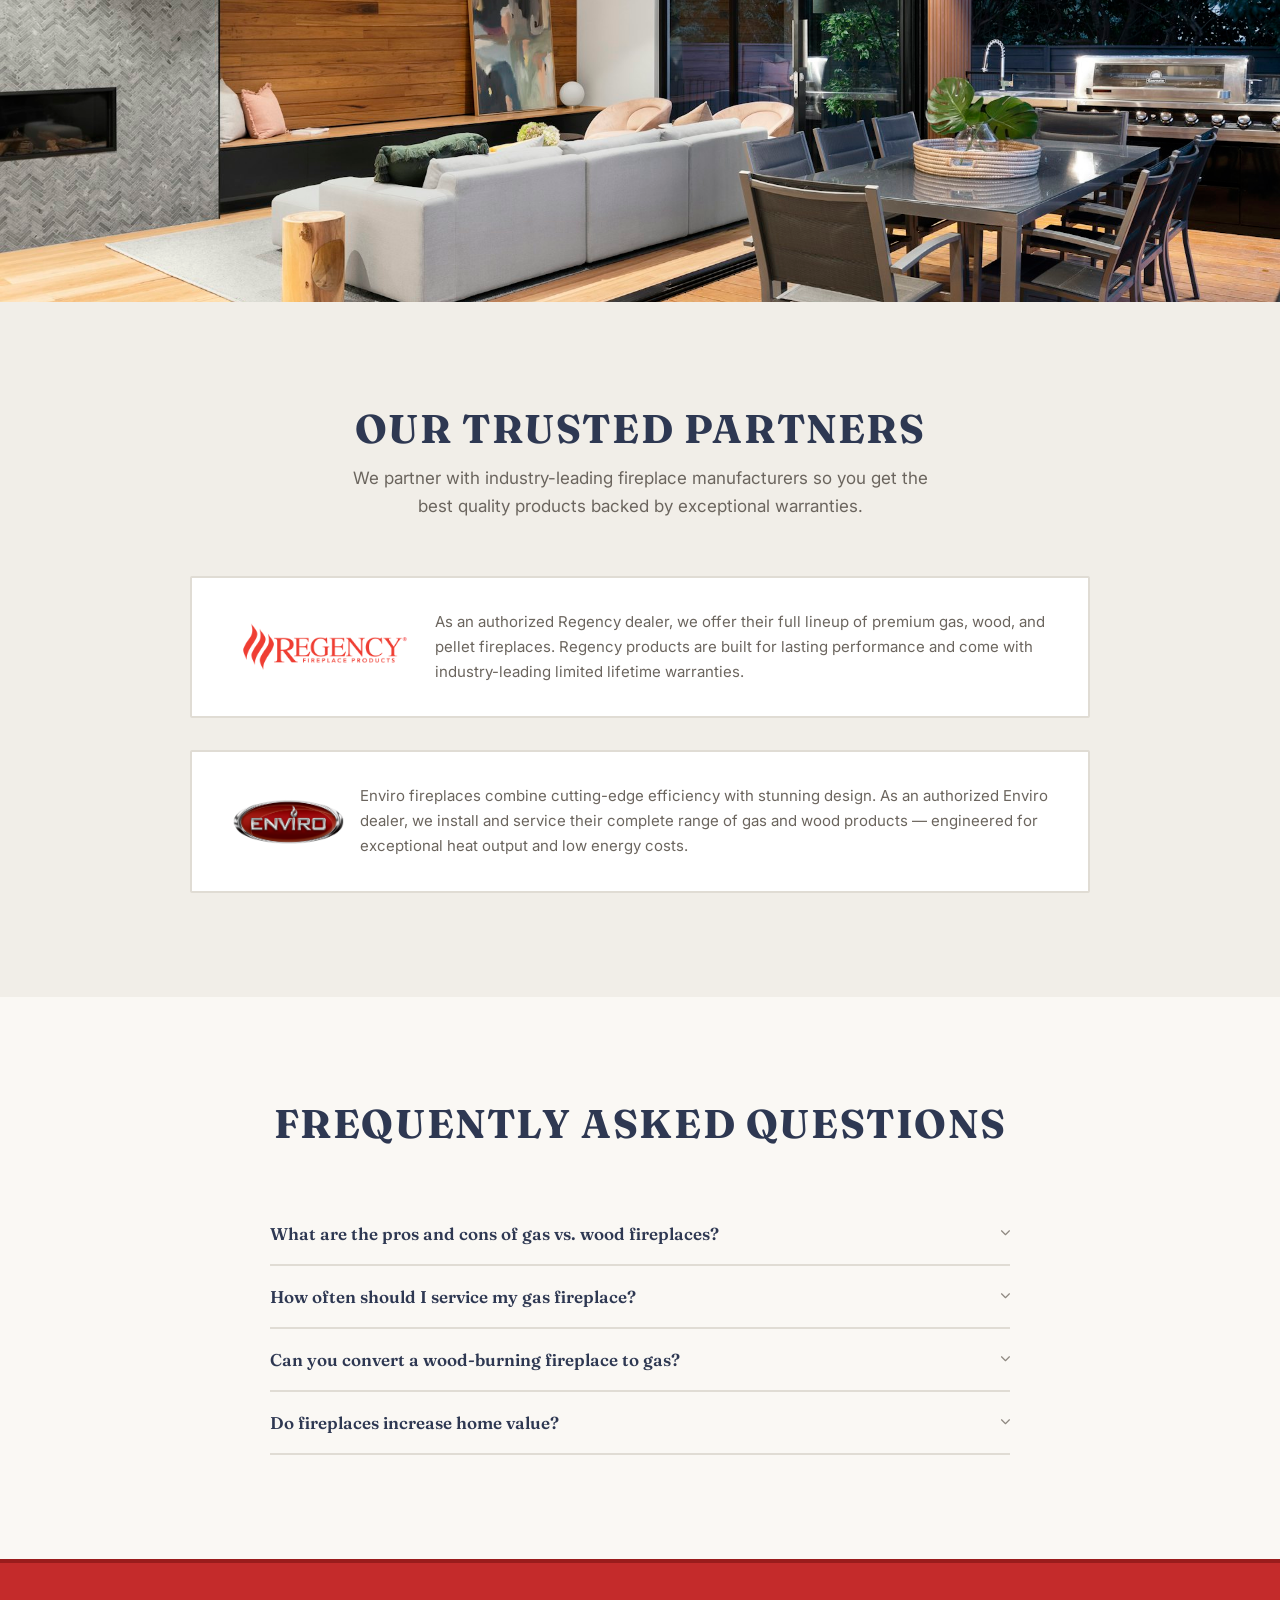
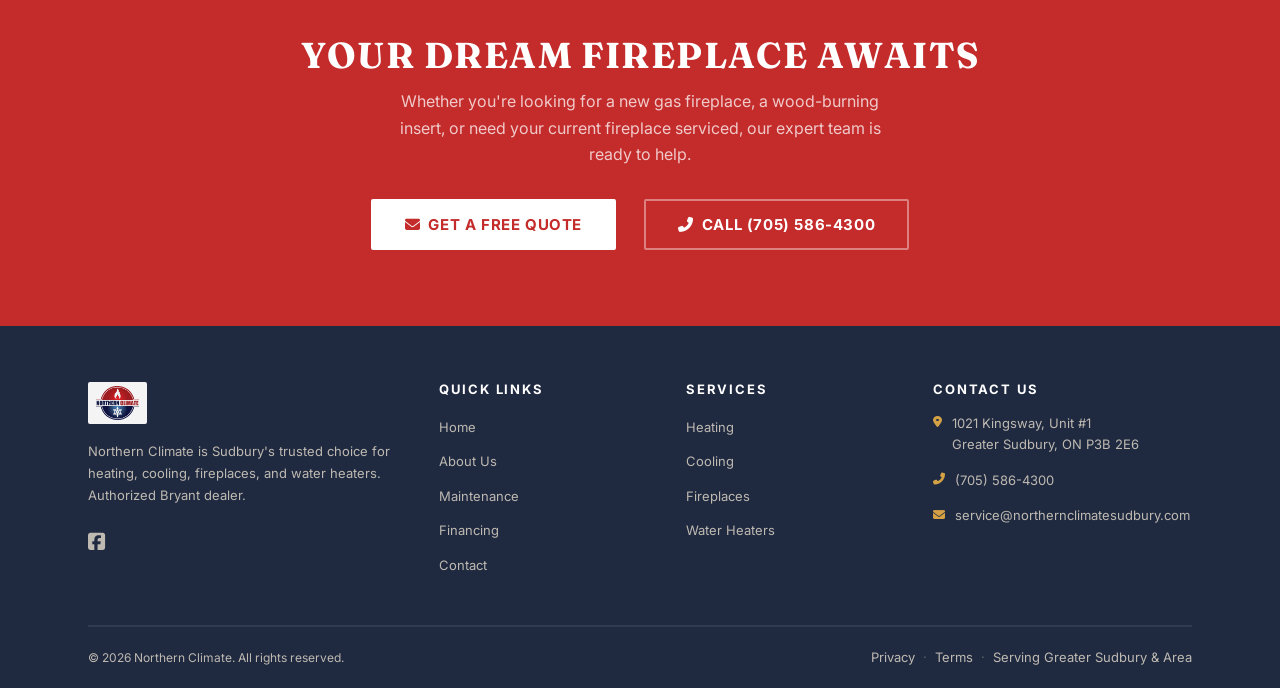
<file: services/fireplaces.html>
<!DOCTYPE html>
<html lang="en">
<head>
    <meta charset="UTF-8">
    <meta name="viewport" content="width=device-width, initial-scale=1.0">
    <meta name="theme-color" content="#2E3852">
    <title>Fireplaces | Northern Climate — Gas &amp; Wood Fireplace Installation in Sudbury</title>
    <meta name="description" content="Gas and wood fireplace installation, service, and repairs in Greater Sudbury. Authorized Regency &amp; Enviro dealer. Call (705) 586-4300.">
    <link rel="canonical" href="https://northernclimatesudbury.com/services/fireplaces.html">

    <link rel="icon" type="image/svg+xml" href="../favicon.svg">
    <link rel="apple-touch-icon" href="../apple-touch-icon.svg">
    <link rel="mask-icon" href="../favicon-mask.svg" color="#C42B2B">
    <link rel="manifest" href="../site.webmanifest">

    <meta property="og:title" content="Fireplaces | Northern Climate — Gas &amp; Wood Fireplace Installation in Sudbury">
    <meta property="og:description" content="Gas and wood fireplaces, inserts, service, repairs, and chimney work. Regency &amp; Enviro authorized dealer in Greater Sudbury.">
    <meta property="og:type" content="website">
    <meta property="og:locale" content="en_CA">
    <meta property="og:site_name" content="Northern Climate">
    <meta property="og:url" content="https://northernclimatesudbury.com/services/fireplaces.html">
    <meta property="og:image" content="https://northernclimatesudbury.com/thumbs-up.png">
    <meta property="og:image:alt" content="Northern Climate — fireplace installation in Greater Sudbury">

    <meta name="twitter:card" content="summary_large_image">
    <meta name="twitter:title" content="Fireplaces | Northern Climate — Gas &amp; Wood Installation">
    <meta name="twitter:description" content="Regency &amp; Enviro authorized fireplace dealer in Greater Sudbury.">
    <meta name="twitter:image" content="https://northernclimatesudbury.com/thumbs-up.png">

    <link rel="preconnect" href="https://fonts.googleapis.com">
    <link rel="preconnect" href="https://fonts.gstatic.com" crossorigin>
    <link rel="dns-prefetch" href="https://cdnjs.cloudflare.com">

    <script type="application/ld+json">
    {
        "@context": "https://schema.org",
        "@type": "HVACBusiness",
        "name": "Northern Climate",
        "telephone": "+1-705-586-4300",
        "email": "service@northernclimatesudbury.com",
        "address": {
            "@type": "PostalAddress",
            "streetAddress": "1021 Kingsway, Unit #1",
            "addressLocality": "Greater Sudbury",
            "addressRegion": "ON",
            "postalCode": "P3B 2E6",
            "addressCountry": "CA"
        },
        "openingHoursSpecification": [
            {
                "@type": "OpeningHoursSpecification",
                "dayOfWeek": ["Monday","Tuesday","Wednesday","Thursday","Friday"],
                "opens": "08:00",
                "closes": "17:00"
            }
        ]
    }
    </script>

    <script type="application/ld+json">
    {
        "@context": "https://schema.org",
        "@type": "FAQPage",
        "mainEntity": [
            {
                "@type": "Question",
                "name": "What are the pros and cons of gas vs. wood fireplaces?",
                "acceptedAnswer": {
                    "@type": "Answer",
                    "text": "Gas fireplaces offer instant on/off convenience, cleaner operation with no ash or smoke, and consistent heat output with minimal maintenance. Wood fireplaces provide a traditional crackling ambiance, the authentic smell of burning wood, and do not require a gas line. However, wood fireplaces need regular chimney cleaning and produce particulate emissions. Our team can help you weigh your priorities and choose the best option for your home."
                }
            },
            {
                "@type": "Question",
                "name": "How often should I service my gas fireplace?",
                "acceptedAnswer": {
                    "@type": "Answer",
                    "text": "We recommend having your gas fireplace professionally inspected and serviced at least once per year, ideally before the heating season begins. Annual servicing ensures safe operation, checks for gas leaks, cleans the burner and pilot assembly, and keeps your fireplace running efficiently for years to come."
                }
            },
            {
                "@type": "Question",
                "name": "Can you convert a wood-burning fireplace to gas?",
                "acceptedAnswer": {
                    "@type": "Answer",
                    "text": "Yes! We specialize in converting wood-burning fireplaces to gas using high-efficiency gas inserts from Regency and Enviro. A gas insert fits directly into your existing wood-burning fireplace opening, giving you the convenience of gas with a beautiful, modern look. We handle the full installation including gas line connections and proper venting."
                }
            },
            {
                "@type": "Question",
                "name": "Do fireplaces increase home value?",
                "acceptedAnswer": {
                    "@type": "Answer",
                    "text": "Yes, fireplaces are consistently rated as a desirable home feature by buyers and real estate professionals. A well-maintained gas or wood fireplace can increase your home's resale value and make it more attractive to potential buyers. Modern, energy-efficient fireplace inserts are especially appealing as they combine aesthetics with practical heating performance."
                }
            }
        ]
    }
    </script>

    <script type="application/ld+json">
    {
        "@context": "https://schema.org",
        "@type": "BreadcrumbList",
        "itemListElement": [
            {
                "@type": "ListItem",
                "position": 1,
                "name": "Home",
                "item": "https://northernclimatesudbury.com/"
            },
            {
                "@type": "ListItem",
                "position": 2,
                "name": "Services",
                "item": "https://northernclimatesudbury.com/services/"
            },
            {
                "@type": "ListItem",
                "position": 3,
                "name": "Fireplaces"
            }
        ]
    }
    </script>

    <link href="https://fonts.googleapis.com/css2?family=Fraunces:opsz,wght@9..144,400;9..144,600;9..144,700&family=Inter:wght@400;500;600;700&display=swap" rel="stylesheet">

    <link rel="stylesheet" href="https://cdnjs.cloudflare.com/ajax/libs/font-awesome/6.4.0/css/all.min.css">

    <link rel="stylesheet" href="../css/styles.css">

    <script src="../js/main.js" defer></script>

    <!-- Google Analytics 4 — TODO: replace G-XXXXXXXXXX with your Measurement ID, then uncomment. -->
    <!--
    <script async src="https://www.googletagmanager.com/gtag/js?id=G-XXXXXXXXXX"></script>
    <script>
      window.dataLayer = window.dataLayer || [];
      function gtag(){dataLayer.push(arguments);}
      gtag('js', new Date());
      gtag('config', 'G-XXXXXXXXXX', { anonymize_ip: true });
    </script>
    -->
</head>
<body>

    <a class="skip-link" href="#main">Skip to main content</a>

    <div class="top-bar" id="topBar">
        <div class="container">
            <div class="top-bar-inner">
                <div class="top-bar-left">
                    <span><i class="fas fa-map-marker-alt"></i> 1021 Kingsway Unit #1, Sudbury, ON</span>
                    <span><i class="fas fa-envelope"></i> <a href="mailto:service@northernclimatesudbury.com">service@northernclimatesudbury.com</a></span>
                </div>
                <div>
                    <span><i class="fas fa-bolt"></i> <strong>Emergency Service Available</strong></span>
                </div>
            </div>
        </div>
    </div>

    <nav class="nav-wrap">
        <div class="container">
            <div class="nav-inner">
                <a href="../index.html" class="nav-logo">
                    <img src="../Northern Climate logo (1).png" alt="Northern Climate Logo">
                </a>

                <ul class="nav-links">
                    <li><a href="../about.html">About</a></li>
                    <li class="nav-dropdown">
                        <a href="#" class="nav-dropdown-toggle active" aria-current="page">Services <i class="fas fa-chevron-down"></i></a>
                        <div class="nav-dropdown-menu">
                            <a href="heating.html"><i class="fas fa-fire-alt"></i> Heating</a>
                            <a href="cooling.html"><i class="fas fa-snowflake"></i> Cooling</a>
                            <a href="fireplaces.html"><i class="fas fa-burn"></i> Fireplaces</a>
                            <a href="water-heaters.html"><i class="fas fa-temperature-high"></i> Water Heaters</a>

                        </div>
                    </li>
                    <li><a href="../protection-plans.html">Maintenance</a></li>
                    <li><a href="../financing.html">Financing</a></li>
                    <li><a href="../contact.html">Contact</a></li>
                    <li>
                        <a href="tel:7055864300" class="nav-cta">
                            <i class="fas fa-phone-alt"></i> (705) 586-4300
                        </a>
                    </li>
                </ul>

                <button class="hamburger" aria-label="Toggle menu">
                    <span></span>
                    <span></span>
                    <span></span>
                </button>
            </div>
        </div>

        <div class="mobile-menu">
            <a href="../about.html">About</a>
            <a href="#" class="mobile-services-toggle">Services <i class="fas fa-chevron-down"></i></a>
            <div class="mobile-submenu">
                <a href="heating.html">Heating</a>
                <a href="cooling.html">Cooling</a>
                <a href="fireplaces.html">Fireplaces</a>
                <a href="water-heaters.html">Water Heaters</a>

            </div>
            <a href="../protection-plans.html">Maintenance</a>
            <a href="../financing.html">Financing</a>
            <a href="../contact.html">Contact</a>
            <a href="tel:7055864300" style="color: var(--red); font-weight: 700;">
                <i class="fas fa-phone-alt"></i> (705) 586-4300
            </a>
        </div>
    </nav>

    <main id="main">

    <section class="page-hero has-grain warm-tint">
        <div class="container">
            <h1>Fireplaces</h1>
            <div class="breadcrumb">
                <a href="../index.html">Home</a>
                <span class="sep">/</span>
                <span>Services</span>
                <span class="sep">/</span>
                <span>Fireplaces</span>
            </div>
        </div>
    </section>

    <section class="section-padding">
        <div class="container">
            <div class="two-col">
                <div class="prose">
                    <h2 style="margin-bottom: 1.5rem;">Add Warmth & Ambiance to Your Home</h2>
                    <p>Whether you prefer the convenience of gas or the timeless appeal of a wood-burning fireplace, Northern Climate has you covered. As authorized dealers for Regency and Enviro, we provide expert installation, annual servicing, and reliable repairs to keep your fireplace safe, efficient, and beautiful for years to come.</p>
                </div>
                <div class="service-overview-img fade-in">
                    <img src="../images/fireplace.jpg" alt="Modern fireplace in a bright living room with large windows" loading="lazy">
                </div>
            </div>
        </div>
    </section>

    <section class="section-padding" style="padding-top: 0;">
        <div class="container">
            <div class="service-detail-grid stagger-children">

                <div class="service-detail-item fade-in">
                    <i class="fas fa-fire"></i>
                    <div>
                        <h4>Gas Fireplace Installation</h4>
                        <p>Modern, efficient gas fireplaces with instant on/off convenience. We install top-rated units from Regency and Enviro with clean, professional gas line connections.</p>
                    </div>
                </div>

                <div class="service-detail-item fade-in">
                    <i class="fas fa-tree"></i>
                    <div>
                        <h4>Wood Fireplace Installation</h4>
                        <p>Traditional wood-burning fireplaces and stoves for authentic warmth and ambiance. We handle full installations including hearth pads, chimney systems, and code-compliant venting.</p>
                    </div>
                </div>

                <div class="service-detail-item fade-in">
                    <i class="fas fa-compress-arrows-alt"></i>
                    <div>
                        <h4>Fireplace Inserts</h4>
                        <p>Upgrade your existing fireplace with a high-efficiency gas or wood insert. Inserts fit directly into your current opening to dramatically improve heat output and energy savings.</p>
                    </div>
                </div>

                <div class="service-detail-item fade-in">
                    <i class="fas fa-broom"></i>
                    <div>
                        <h4>Fireplace Service & Cleaning</h4>
                        <p>Annual maintenance for safe, reliable operation. We clean burners, inspect pilot assemblies, check gas connections, and remove creosote buildup from wood-burning systems.</p>
                    </div>
                </div>

                <div class="service-detail-item fade-in">
                    <i class="fas fa-wrench"></i>
                    <div>
                        <h4>Fireplace Repairs</h4>
                        <p>Diagnosis and repair of all fireplace types including gas valve issues, ignition problems, cracked refractory panels, blower motors, and thermocouple replacements.</p>
                    </div>
                </div>

                <div class="service-detail-item fade-in">
                    <i class="fas fa-wind"></i>
                    <div>
                        <h4>Chimney & Venting</h4>
                        <p>Proper venting solutions for safety and performance. We install and repair chimney liners, direct-vent systems, and B-vent configurations to meet all building code requirements.</p>
                    </div>
                </div>

            </div>
        </div>
    </section>

    <div class="photo-break">
        <img src="../images/cozy-fireplace.jpg" alt="Cozy fireplace ambiance in a warm living space" loading="lazy">
    </div>

    <section class="section-padding" style="background: var(--warm-100);">
        <div class="container">
            <div class="section-heading">
                <h2>Our Trusted Partners</h2>
                <p>We partner with industry-leading fireplace manufacturers so you get the best quality products backed by exceptional warranties.</p>
            </div>

            <div class="partnerships-stack">

                <div class="partnership-box fade-in">
                    <img src="../brand_logos/regency.png" alt="Regency" style="height:56px;width:auto;flex-shrink:0;">
                    <div>
                        <p>As an authorized Regency dealer, we offer their full lineup of premium gas, wood, and pellet fireplaces. Regency products are built for lasting performance and come with industry-leading limited lifetime warranties.</p>
                    </div>
                </div>

                <div class="partnership-box fade-in">
                    <img src="../brand_logos/enviro.png" alt="Enviro" style="height:56px;width:auto;flex-shrink:0;">
                    <div>
                        <p>Enviro fireplaces combine cutting-edge efficiency with stunning design. As an authorized Enviro dealer, we install and service their complete range of gas and wood products — engineered for exceptional heat output and low energy costs.</p>
                    </div>
                </div>

            </div>
        </div>
    </section>

    <section class="section-padding">
        <div class="container">
            <div class="section-heading">
                <h2>Frequently Asked Questions</h2>
            </div>

            <div class="faq-list">

                <div class="faq-item">
                    <button class="faq-question">
                        What are the pros and cons of gas vs. wood fireplaces?
                        <i class="fas fa-chevron-down"></i>
                    </button>
                    <div class="faq-answer">
                        <div class="faq-answer-inner">
                            Gas fireplaces offer instant on/off convenience, cleaner operation with no ash or smoke, and consistent heat output with minimal maintenance. Wood fireplaces provide a traditional crackling ambiance, the authentic smell of burning wood, and do not require a gas line. However, wood fireplaces need regular chimney cleaning and produce particulate emissions. Our team can help you weigh your priorities and choose the best option for your home.
                        </div>
                    </div>
                </div>

                <div class="faq-item">
                    <button class="faq-question">
                        How often should I service my gas fireplace?
                        <i class="fas fa-chevron-down"></i>
                    </button>
                    <div class="faq-answer">
                        <div class="faq-answer-inner">
                            We recommend having your gas fireplace professionally inspected and serviced at least once per year, ideally before the heating season begins. Annual servicing ensures safe operation, checks for gas leaks, cleans the burner and pilot assembly, and keeps your fireplace running efficiently for years to come.
                        </div>
                    </div>
                </div>

                <div class="faq-item">
                    <button class="faq-question">
                        Can you convert a wood-burning fireplace to gas?
                        <i class="fas fa-chevron-down"></i>
                    </button>
                    <div class="faq-answer">
                        <div class="faq-answer-inner">
                            Yes! We specialize in converting wood-burning fireplaces to gas using high-efficiency gas inserts from Regency and Enviro. A gas insert fits directly into your existing wood-burning fireplace opening, giving you the convenience of gas with a beautiful, modern look. We handle the full installation including gas line connections and proper venting.
                        </div>
                    </div>
                </div>

                <div class="faq-item">
                    <button class="faq-question">
                        Do fireplaces increase home value?
                        <i class="fas fa-chevron-down"></i>
                    </button>
                    <div class="faq-answer">
                        <div class="faq-answer-inner">
                            Yes, fireplaces are consistently rated as a desirable home feature by buyers and real estate professionals. A well-maintained gas or wood fireplace can increase your home's resale value and make it more attractive to potential buyers. Modern, energy-efficient fireplace inserts are especially appealing as they combine aesthetics with practical heating performance.
                        </div>
                    </div>
                </div>

            </div>
        </div>
    </section>

    <section class="cta-band">
        <div class="container" style="text-align: center;">
            <h2>Your Dream Fireplace Awaits</h2>
            <p>Whether you're looking for a new gas fireplace, a wood-burning insert, or need your current fireplace serviced, our expert team is ready to help.</p>
            <div style="display: flex; flex-wrap: wrap; gap: 1rem; justify-content: center;">
                <a href="../contact.html" class="btn btn-white">
                    <i class="fas fa-envelope"></i> Get a Free Quote
                </a>
                <a href="tel:7055864300" class="btn btn-outline">
                    <i class="fas fa-phone-alt"></i> Call (705) 586-4300
                </a>
            </div>
        </div>
    </section>

    </main>

    <footer class="site-footer">
        <div class="container">
            <div class="footer-grid">

                <div class="footer-brand">
                    <img src="../Northern Climate logo (1).png" alt="Northern Climate Logo">
                    <p>Northern Climate is Sudbury's trusted choice for heating, cooling, fireplaces, and water heaters. Authorized Bryant dealer.</p>
                    <div class="footer-social">
                        <a href="https://www.facebook.com/NorthernClimateSudbury" target="_blank" rel="noopener noreferrer" aria-label="Northern Climate on Facebook (opens in new tab)"><i class="fab fa-facebook-square"></i></a>
                    </div>
                </div>

                <div class="footer-col">
                    <h4>Quick Links</h4>
                    <ul>
                        <li><a href="../index.html">Home</a></li>
                        <li><a href="../about.html">About Us</a></li>
                        <li><a href="../protection-plans.html">Maintenance</a></li>
                        <li><a href="../financing.html">Financing</a></li>
                        <li><a href="../contact.html">Contact</a></li>
                    </ul>
                </div>

                <div class="footer-col">
                    <h4>Services</h4>
                    <ul>
                        <li><a href="heating.html">Heating</a></li>
                        <li><a href="cooling.html">Cooling</a></li>
                        <li><a href="fireplaces.html">Fireplaces</a></li>
                        <li><a href="water-heaters.html">Water Heaters</a></li>

                    </ul>
                </div>

                <div class="footer-col">
                    <h4>Contact Us</h4>
                    <div class="contact-item">
                        <i class="fas fa-map-marker-alt"></i>
                        <span>1021 Kingsway, Unit #1<br>Greater Sudbury, ON P3B 2E6</span>
                    </div>
                    <div class="contact-item">
                        <i class="fas fa-phone-alt"></i>
                        <a href="tel:7055864300">(705) 586-4300</a>
                    </div>
                    <div class="contact-item">
                        <i class="fas fa-envelope"></i>
                        <a href="mailto:service@northernclimatesudbury.com">service@northernclimatesudbury.com</a>
                    </div>
                </div>

            </div>

            <div class="footer-bottom">
                <p>&copy; <span class="js-year"></span> Northern Climate. All rights reserved.</p>
                <div class="footer-legal">
                    <a href="../privacy.html">Privacy</a>
                    <span class="sep">·</span>
                    <a href="../terms.html">Terms</a>
                    <span class="sep">·</span>
                    <span>Serving Greater Sudbury &amp; Area</span>
                </div>
            </div>
        </div>
    </footer>

    <div class="mobile-call-bar">
        <a href="tel:7055864300">
            <i class="fas fa-phone-alt"></i> Call (705) 586-4300
        </a>
    </div>

</body>
</html>
</file>
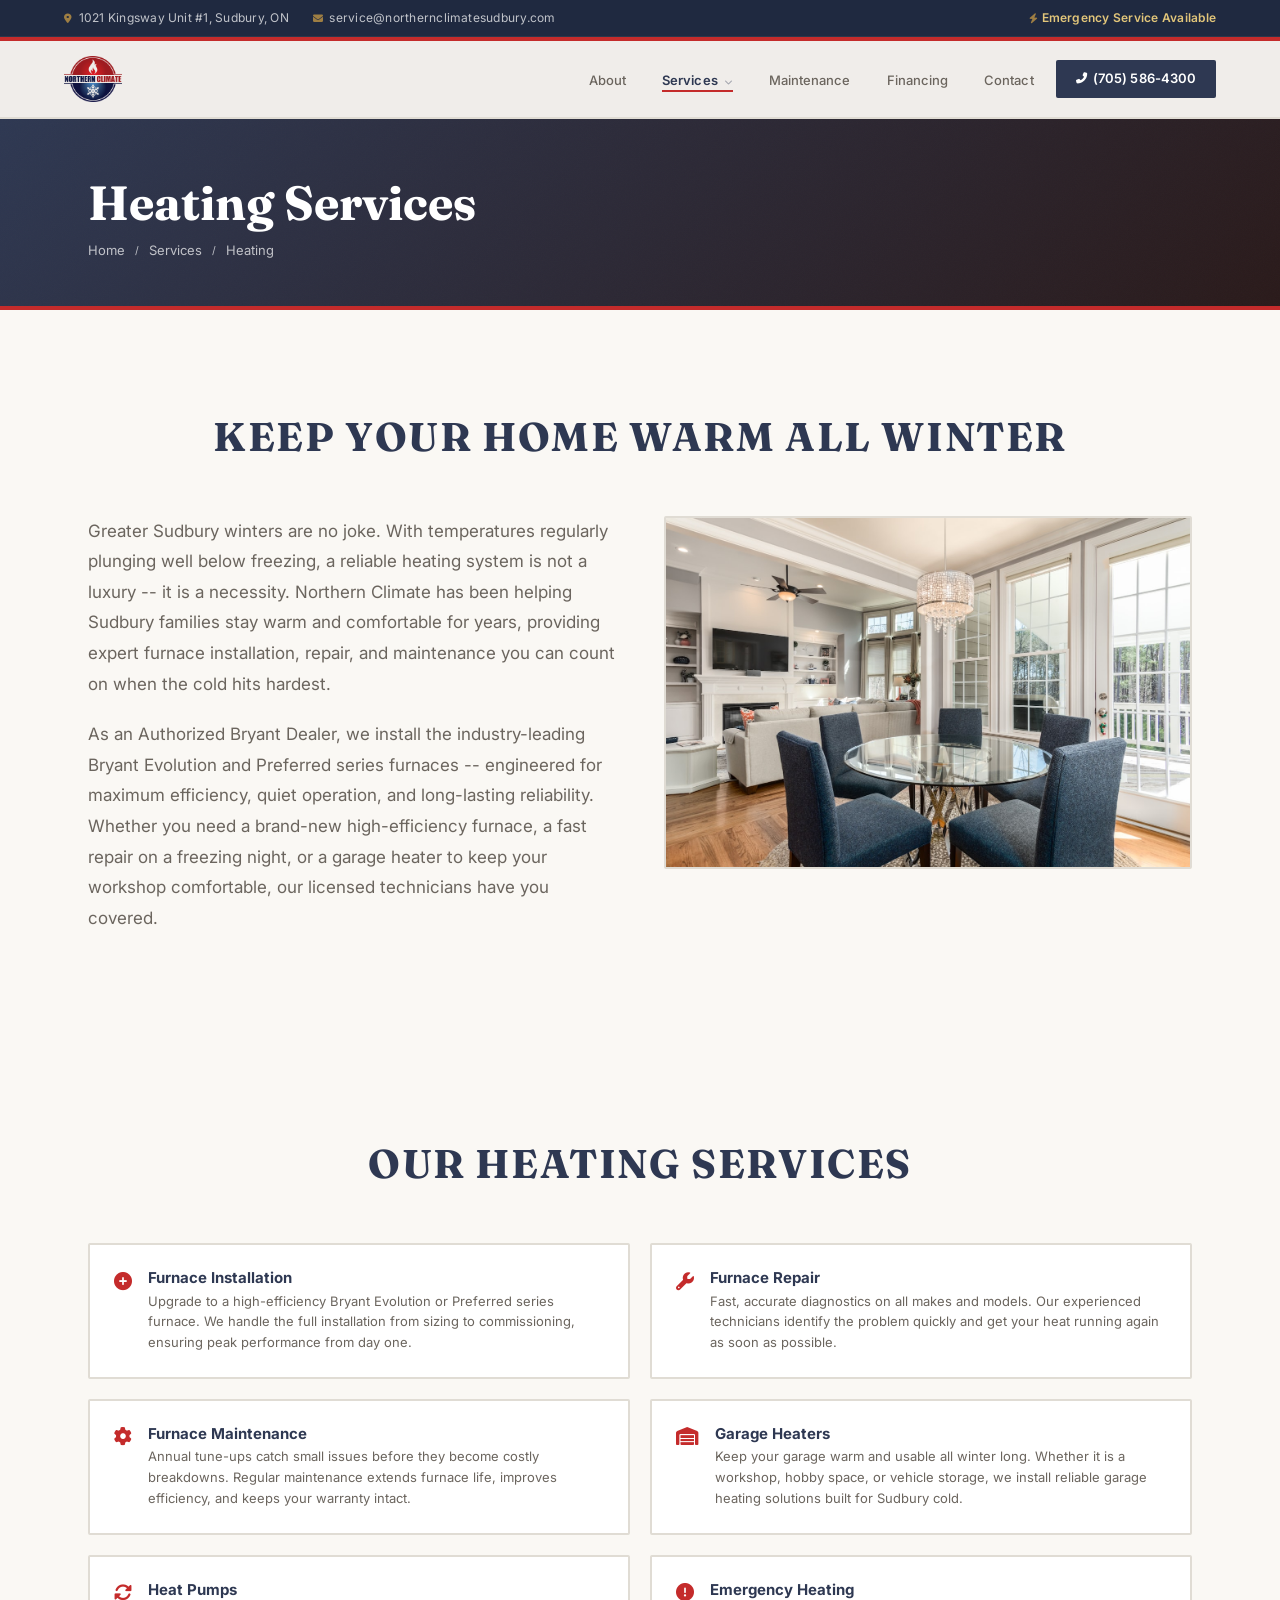
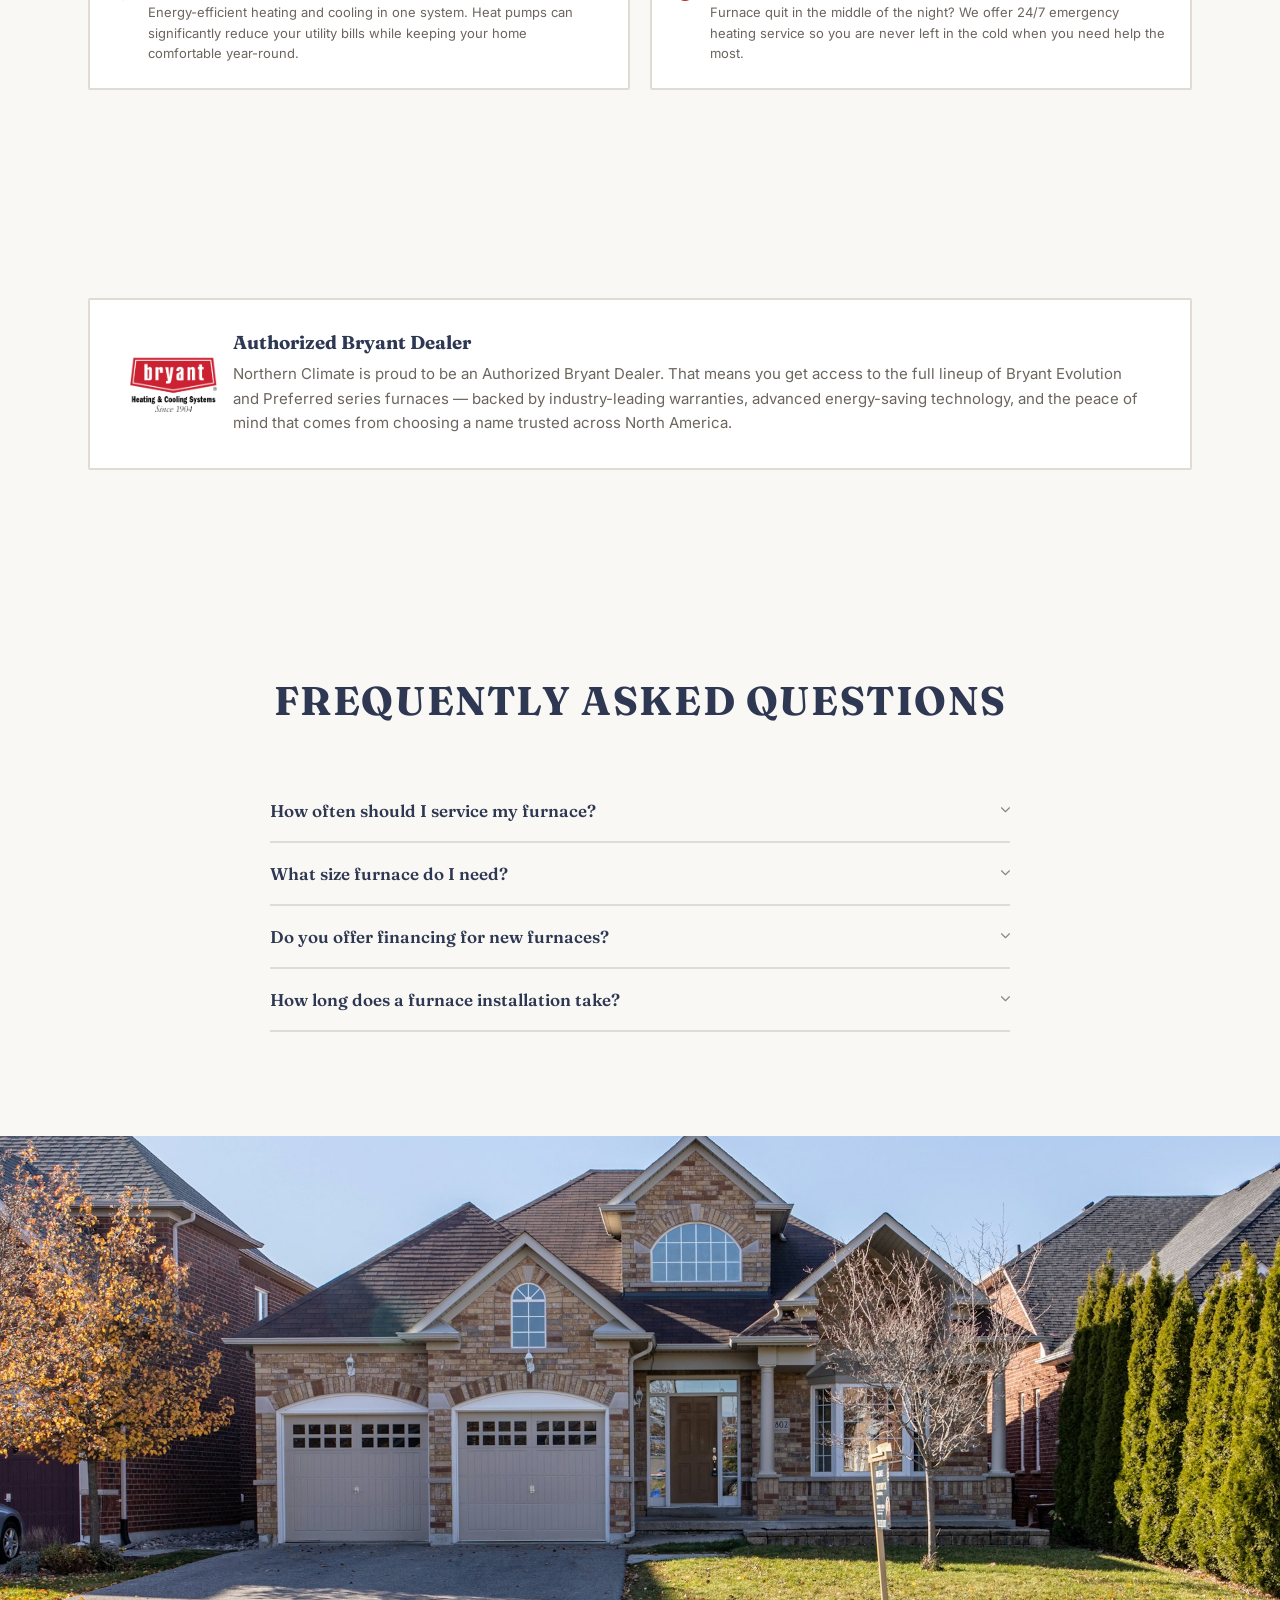
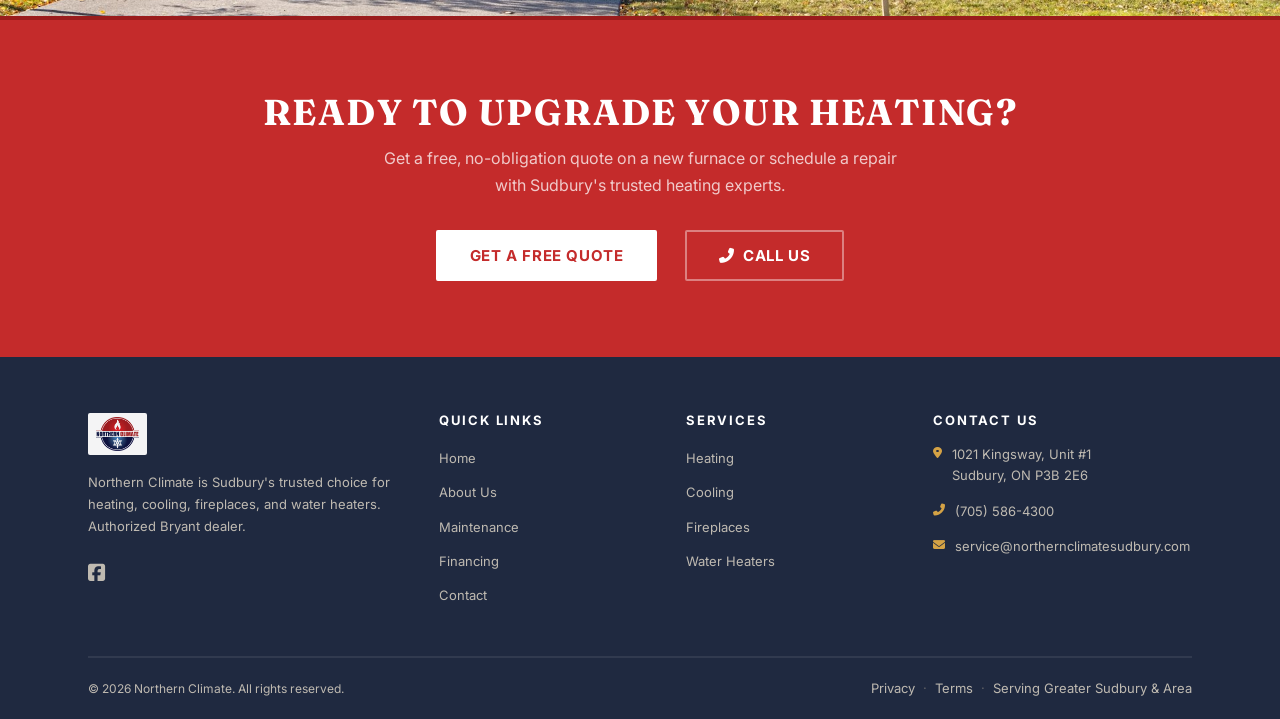
<file: services/heating.html>
<!DOCTYPE html>
<html lang="en" class="scroll-smooth">
<head>
    <meta charset="UTF-8">
    <meta name="viewport" content="width=device-width, initial-scale=1.0">
    <meta name="theme-color" content="#2E3852">
    <title>Heating Services | Northern Climate — Furnace Installation &amp; Repair in Sudbury</title>
    <meta name="description" content="Expert furnace installation, repair, and maintenance in Greater Sudbury. Authorized Bryant dealer. Northern Climate — call (705) 586-4300.">
    <link rel="canonical" href="https://northernclimatesudbury.com/services/heating.html">

    <link rel="icon" type="image/svg+xml" href="../favicon.svg">
    <link rel="apple-touch-icon" href="../apple-touch-icon.svg">
    <link rel="mask-icon" href="../favicon-mask.svg" color="#C42B2B">
    <link rel="manifest" href="../site.webmanifest">

    <meta property="og:title" content="Heating Services | Northern Climate — Furnace Installation &amp; Repair in Sudbury">
    <meta property="og:description" content="Furnace installation, repair, maintenance, garage heaters and heat pumps. Authorized Bryant dealer serving Greater Sudbury.">
    <meta property="og:type" content="website">
    <meta property="og:url" content="https://northernclimatesudbury.com/services/heating.html">
    <meta property="og:image" content="https://northernclimatesudbury.com/thumbs-up.png">
    <meta property="og:image:alt" content="Northern Climate — heating services in Greater Sudbury">
    <meta property="og:locale" content="en_CA">
    <meta property="og:site_name" content="Northern Climate">

    <meta name="twitter:card" content="summary_large_image">
    <meta name="twitter:title" content="Heating Services | Northern Climate — Furnace Install &amp; Repair">
    <meta name="twitter:description" content="Authorized Bryant dealer for furnace installation, repair and maintenance in Greater Sudbury.">
    <meta name="twitter:image" content="https://northernclimatesudbury.com/thumbs-up.png">

    <link rel="preconnect" href="https://fonts.googleapis.com">
    <link rel="preconnect" href="https://fonts.gstatic.com" crossorigin>
    <link rel="dns-prefetch" href="https://cdnjs.cloudflare.com">

    <link href="https://fonts.googleapis.com/css2?family=Fraunces:opsz,wght@9..144,400;9..144,600;9..144,700&family=Inter:wght@400;500;600;700&display=swap" rel="stylesheet">

    <link rel="stylesheet" href="https://cdnjs.cloudflare.com/ajax/libs/font-awesome/6.4.0/css/all.min.css">

    <link rel="stylesheet" href="../css/styles.css">

    <script src="../js/main.js" defer></script>

    <script type="application/ld+json">
    {
        "@context": "https://schema.org",
        "@type": "HVACBusiness",
        "name": "Northern Climate",
        "description": "Expert furnace installation, repair, and maintenance in Greater Sudbury. Authorized Bryant dealer.",
        "url": "https://northernclimatesudbury.com",
        "telephone": "+1-705-586-4300",
        "email": "service@northernclimatesudbury.com",
        "address": {
            "@type": "PostalAddress",
            "streetAddress": "1021 Kingsway, Unit #1",
            "addressLocality": "Greater Sudbury",
            "addressRegion": "ON",
            "postalCode": "P3B 2E6",
            "addressCountry": "CA"
        },
        "areaServed": {
            "@type": "City",
            "name": "Greater Sudbury"
        },
        "priceRange": "$$"
    }
    </script>

    <script type="application/ld+json">
    {
        "@context": "https://schema.org",
        "@type": "BreadcrumbList",
        "itemListElement": [
            {
                "@type": "ListItem",
                "position": 1,
                "name": "Home",
                "item": "https://northernclimatesudbury.com/"
            },
            {
                "@type": "ListItem",
                "position": 2,
                "name": "Services",
                "item": "https://northernclimatesudbury.com/services/"
            },
            {
                "@type": "ListItem",
                "position": 3,
                "name": "Heating",
                "item": "https://northernclimatesudbury.com/services/heating.html"
            }
        ]
    }
    </script>

    <script type="application/ld+json">
    {
        "@context": "https://schema.org",
        "@type": "FAQPage",
        "mainEntity": [
            {
                "@type": "Question",
                "name": "How often should I service my furnace?",
                "acceptedAnswer": {
                    "@type": "Answer",
                    "text": "We recommend annual furnace maintenance to keep your system running safely and efficiently. Regular tune-ups extend the life of your furnace, help prevent unexpected breakdowns during Sudbury's harsh winters, and maintain peak energy efficiency so you save on heating bills."
                }
            },
            {
                "@type": "Question",
                "name": "What size furnace do I need?",
                "acceptedAnswer": {
                    "@type": "Answer",
                    "text": "The right furnace size depends on your home's square footage, insulation quality, window count, and layout. An undersized furnace won't keep up on cold days, while an oversized unit wastes energy and cycles too frequently. We offer free in-home assessments to determine the perfect size for your home."
                }
            },
            {
                "@type": "Question",
                "name": "Do you offer financing for new furnaces?",
                "acceptedAnswer": {
                    "@type": "Answer",
                    "text": "Yes! We offer flexible financing options with low monthly payments to make upgrading your furnace affordable. Ask us about our current financing plans when you request a free quote."
                }
            },
            {
                "@type": "Question",
                "name": "How long does a furnace installation take?",
                "acceptedAnswer": {
                    "@type": "Answer",
                    "text": "A standard furnace installation is typically completed in one day. Our experienced technicians handle everything from removing your old unit to installing and testing the new system, so you can enjoy reliable heat as quickly as possible."
                }
            }
        ]
    }
    </script>

    <!-- Google Analytics 4 — TODO: replace G-XXXXXXXXXX with your Measurement ID, then uncomment. -->
    <!--
    <script async src="https://www.googletagmanager.com/gtag/js?id=G-XXXXXXXXXX"></script>
    <script>
      window.dataLayer = window.dataLayer || [];
      function gtag(){dataLayer.push(arguments);}
      gtag('js', new Date());
      gtag('config', 'G-XXXXXXXXXX', { anonymize_ip: true });
    </script>
    -->
</head>
<body>

    <a class="skip-link" href="#main">Skip to main content</a>

    <div class="top-bar" id="topBar">
        <div class="container">
            <div class="top-bar-inner">
                <div class="top-bar-left">
                    <span><i class="fas fa-map-marker-alt"></i> 1021 Kingsway Unit #1, Sudbury, ON</span>
                    <span><i class="fas fa-envelope"></i> <a href="mailto:service@northernclimatesudbury.com">service@northernclimatesudbury.com</a></span>
                </div>
                <div>
                    <span><i class="fas fa-bolt"></i> <strong>Emergency Service Available</strong></span>
                </div>
            </div>
        </div>
    </div>

    <nav class="nav-wrap">
        <div class="container">
            <div class="nav-inner">
                <a href="../index.html" class="nav-logo">
                    <img src="../Northern Climate logo (1).png" alt="Northern Climate Logo">
                </a>

                <ul class="nav-links">
                    <li><a href="../about.html">About</a></li>
                    <li class="nav-dropdown">
                        <a href="#" class="nav-dropdown-toggle active" aria-current="page">Services <i class="fas fa-chevron-down"></i></a>
                        <div class="nav-dropdown-menu">
                            <a href="heating.html"><i class="fas fa-fire-alt"></i> Heating</a>
                            <a href="cooling.html"><i class="fas fa-snowflake"></i> Cooling</a>
                            <a href="fireplaces.html"><i class="fas fa-burn"></i> Fireplaces</a>
                            <a href="water-heaters.html"><i class="fas fa-temperature-high"></i> Water Heaters</a>

                        </div>
                    </li>
                    <li><a href="../protection-plans.html">Maintenance</a></li>
                    <li><a href="../financing.html">Financing</a></li>
                    <li><a href="../contact.html">Contact</a></li>
                    <li>
                        <a href="tel:7055864300" class="nav-cta">
                            <i class="fas fa-phone-alt"></i> (705) 586-4300
                        </a>
                    </li>
                </ul>

                <button class="hamburger" aria-label="Toggle menu">
                    <span></span>
                    <span></span>
                    <span></span>
                </button>
            </div>
        </div>

        <div class="mobile-menu">
            <a href="../about.html">About</a>
            <a href="#" class="mobile-services-toggle">Services <i class="fas fa-chevron-down"></i></a>
            <div class="mobile-submenu">
                <a href="heating.html">Heating</a>
                <a href="cooling.html">Cooling</a>
                <a href="fireplaces.html">Fireplaces</a>
                <a href="water-heaters.html">Water Heaters</a>

            </div>
            <a href="../protection-plans.html">Maintenance</a>
            <a href="../financing.html">Financing</a>
            <a href="../contact.html">Contact</a>
            <a href="tel:7055864300" style="color: var(--red); font-weight: 700;">
                <i class="fas fa-phone-alt"></i> (705) 586-4300
            </a>
        </div>
    </nav>

    <main id="main">

    <section class="page-hero has-grain warm-tint">
        <div class="container">
            <h1>Heating Services</h1>
            <div class="breadcrumb">
                <a href="../index.html">Home</a>
                <span class="sep">/</span>
                <span>Services</span>
                <span class="sep">/</span>
                <span>Heating</span>
            </div>
        </div>
    </section>

    <section class="section-padding">
        <div class="container">
            <div class="section-heading">
                <h2>Keep Your Home Warm All Winter</h2>
            </div>
            <div class="two-col">
                <div class="prose">
                    <p>Greater Sudbury winters are no joke. With temperatures regularly plunging well below freezing, a reliable heating system is not a luxury -- it is a necessity. Northern Climate has been helping Sudbury families stay warm and comfortable for years, providing expert furnace installation, repair, and maintenance you can count on when the cold hits hardest.</p>
                    <p>As an Authorized Bryant Dealer, we install the industry-leading Bryant Evolution and Preferred series furnaces -- engineered for maximum efficiency, quiet operation, and long-lasting reliability. Whether you need a brand-new high-efficiency furnace, a fast repair on a freezing night, or a garage heater to keep your workshop comfortable, our licensed technicians have you covered.</p>
                </div>
                <div class="service-overview-img fade-in">
                    <img src="../images/cozy-living-room.jpg" alt="Warm and comfortable living room heated by a reliable furnace" loading="lazy">
                </div>
            </div>
        </div>
    </section>

    <section class="section-padding" style="background:var(--cream);">
        <div class="container">
            <div class="section-heading">
                <h2>Our Heating Services</h2>
            </div>
            <div class="service-detail-grid stagger-children">

                <div class="service-detail-item fade-in">
                    <i class="fas fa-plus-circle"></i>
                    <div>
                        <h4>Furnace Installation</h4>
                        <p>Upgrade to a high-efficiency Bryant Evolution or Preferred series furnace. We handle the full installation from sizing to commissioning, ensuring peak performance from day one.</p>
                    </div>
                </div>

                <div class="service-detail-item fade-in">
                    <i class="fas fa-wrench"></i>
                    <div>
                        <h4>Furnace Repair</h4>
                        <p>Fast, accurate diagnostics on all makes and models. Our experienced technicians identify the problem quickly and get your heat running again as soon as possible.</p>
                    </div>
                </div>

                <div class="service-detail-item fade-in">
                    <i class="fas fa-cog"></i>
                    <div>
                        <h4>Furnace Maintenance</h4>
                        <p>Annual tune-ups catch small issues before they become costly breakdowns. Regular maintenance extends furnace life, improves efficiency, and keeps your warranty intact.</p>
                    </div>
                </div>

                <div class="service-detail-item fade-in">
                    <i class="fas fa-warehouse"></i>
                    <div>
                        <h4>Garage Heaters</h4>
                        <p>Keep your garage warm and usable all winter long. Whether it is a workshop, hobby space, or vehicle storage, we install reliable garage heating solutions built for Sudbury cold.</p>
                    </div>
                </div>

                <div class="service-detail-item fade-in">
                    <i class="fas fa-sync-alt"></i>
                    <div>
                        <h4>Heat Pumps</h4>
                        <p>Energy-efficient heating and cooling in one system. Heat pumps can significantly reduce your utility bills while keeping your home comfortable year-round.</p>
                    </div>
                </div>

                <div class="service-detail-item fade-in">
                    <i class="fas fa-exclamation-circle"></i>
                    <div>
                        <h4>Emergency Heating</h4>
                        <p>Furnace quit in the middle of the night? We offer 24/7 emergency heating service so you are never left in the cold when you need help the most.</p>
                    </div>
                </div>

            </div>
        </div>
    </section>

    <section class="section-padding">
        <div class="container">
            <div class="partnership-box fade-in">
                <img src="../brand_logos/bryant.png" alt="Bryant" style="height:56px;width:auto;flex-shrink:0;">
                <div>
                    <h3 style="margin-bottom:0.5rem;">Authorized Bryant Dealer</h3>
                    <p>Northern Climate is proud to be an Authorized Bryant Dealer. That means you get access to the full lineup of Bryant Evolution and Preferred series furnaces — backed by industry-leading warranties, advanced energy-saving technology, and the peace of mind that comes from choosing a name trusted across North America.</p>
                </div>
            </div>
        </div>
    </section>

    <section class="section-padding" style="background:var(--cream);">
        <div class="container">
            <div class="section-heading">
                <h2>Frequently Asked Questions</h2>
            </div>
            <div class="faq-list">

                <div class="faq-item">
                    <button class="faq-question">
                        How often should I service my furnace?
                        <i class="fas fa-chevron-down"></i>
                    </button>
                    <div class="faq-answer">
                        <div class="faq-answer-inner">
                            We recommend annual furnace maintenance to keep your system running safely and efficiently. Regular tune-ups extend the life of your furnace, help prevent unexpected breakdowns during Sudbury's harsh winters, and maintain peak energy efficiency so you save on heating bills.
                        </div>
                    </div>
                </div>

                <div class="faq-item">
                    <button class="faq-question">
                        What size furnace do I need?
                        <i class="fas fa-chevron-down"></i>
                    </button>
                    <div class="faq-answer">
                        <div class="faq-answer-inner">
                            The right furnace size depends on your home's square footage, insulation quality, window count, and layout. An undersized furnace will not keep up on the coldest days, while an oversized unit wastes energy and cycles too frequently. We offer free in-home assessments to determine the perfect size for your home.
                        </div>
                    </div>
                </div>

                <div class="faq-item">
                    <button class="faq-question">
                        Do you offer financing for new furnaces?
                        <i class="fas fa-chevron-down"></i>
                    </button>
                    <div class="faq-answer">
                        <div class="faq-answer-inner">
                            Yes! We offer flexible financing options with low monthly payments to make upgrading your furnace affordable. Ask us about our current financing plans when you request a free quote.
                        </div>
                    </div>
                </div>

                <div class="faq-item">
                    <button class="faq-question">
                        How long does a furnace installation take?
                        <i class="fas fa-chevron-down"></i>
                    </button>
                    <div class="faq-answer">
                        <div class="faq-answer-inner">
                            A standard furnace installation is typically completed in one day. Our experienced technicians handle everything from removing your old unit to installing and testing the new system, so you can enjoy reliable heat as quickly as possible.
                        </div>
                    </div>
                </div>

            </div>
        </div>
    </section>

    <div class="photo-break">
        <img src="../images/winter-house.jpg" alt="A well-kept brick home in Greater Sudbury kept warm all winter" loading="lazy">
    </div>

    <section class="cta-band">
        <div class="container">
            <h2>Ready to Upgrade Your Heating?</h2>
            <p>Get a free, no-obligation quote on a new furnace or schedule a repair with Sudbury's trusted heating experts.</p>
            <div style="display:flex;flex-wrap:wrap;gap:1rem;justify-content:center;">
                <a href="../contact.html" class="btn btn-white">Get a Free Quote</a>
                <a href="tel:7055864300" class="btn btn-outline">
                    <i class="fas fa-phone-alt"></i> Call Us
                </a>
            </div>
        </div>
    </section>

    </main>

    <footer class="site-footer">
        <div class="container">
            <div class="footer-grid">

                <div class="footer-brand">
                    <img src="../Northern Climate logo (1).png" alt="Northern Climate Logo">
                    <p>Northern Climate is Sudbury's trusted choice for heating, cooling, fireplaces, and water heaters. Authorized Bryant dealer.</p>
                    <div class="footer-social">
                        <a href="https://www.facebook.com/NorthernClimateSudbury" target="_blank" rel="noopener noreferrer" aria-label="Northern Climate on Facebook (opens in new tab)"><i class="fab fa-facebook-square"></i></a>
                    </div>
                </div>

                <div class="footer-col">
                    <h4>Quick Links</h4>
                    <ul>
                        <li><a href="../index.html">Home</a></li>
                        <li><a href="../about.html">About Us</a></li>
                        <li><a href="../protection-plans.html">Maintenance</a></li>
                        <li><a href="../financing.html">Financing</a></li>
                        <li><a href="../contact.html">Contact</a></li>
                    </ul>
                </div>

                <div class="footer-col">
                    <h4>Services</h4>
                    <ul>
                        <li><a href="heating.html">Heating</a></li>
                        <li><a href="cooling.html">Cooling</a></li>
                        <li><a href="fireplaces.html">Fireplaces</a></li>
                        <li><a href="water-heaters.html">Water Heaters</a></li>

                    </ul>
                </div>

                <div class="footer-col">
                    <h4>Contact Us</h4>
                    <div class="contact-item">
                        <i class="fas fa-map-marker-alt"></i>
                        <span>1021 Kingsway, Unit #1<br>Sudbury, ON P3B 2E6</span>
                    </div>
                    <div class="contact-item">
                        <i class="fas fa-phone-alt"></i>
                        <a href="tel:7055864300">(705) 586-4300</a>
                    </div>
                    <div class="contact-item">
                        <i class="fas fa-envelope"></i>
                        <a href="mailto:service@northernclimatesudbury.com">service@northernclimatesudbury.com</a>
                    </div>
                </div>

            </div>

            <div class="footer-bottom">
                <p>&copy; <span class="js-year"></span> Northern Climate. All rights reserved.</p>
                <div class="footer-legal">
                    <a href="../privacy.html">Privacy</a>
                    <span class="sep">·</span>
                    <a href="../terms.html">Terms</a>
                    <span class="sep">·</span>
                    <span>Serving Greater Sudbury &amp; Area</span>
                </div>
            </div>
        </div>
    </footer>

    <div class="mobile-call-bar">
        <a href="tel:7055864300"><i class="fas fa-phone-alt"></i> Call (705) 586-4300</a>
    </div>

</body>
</html>
</file>
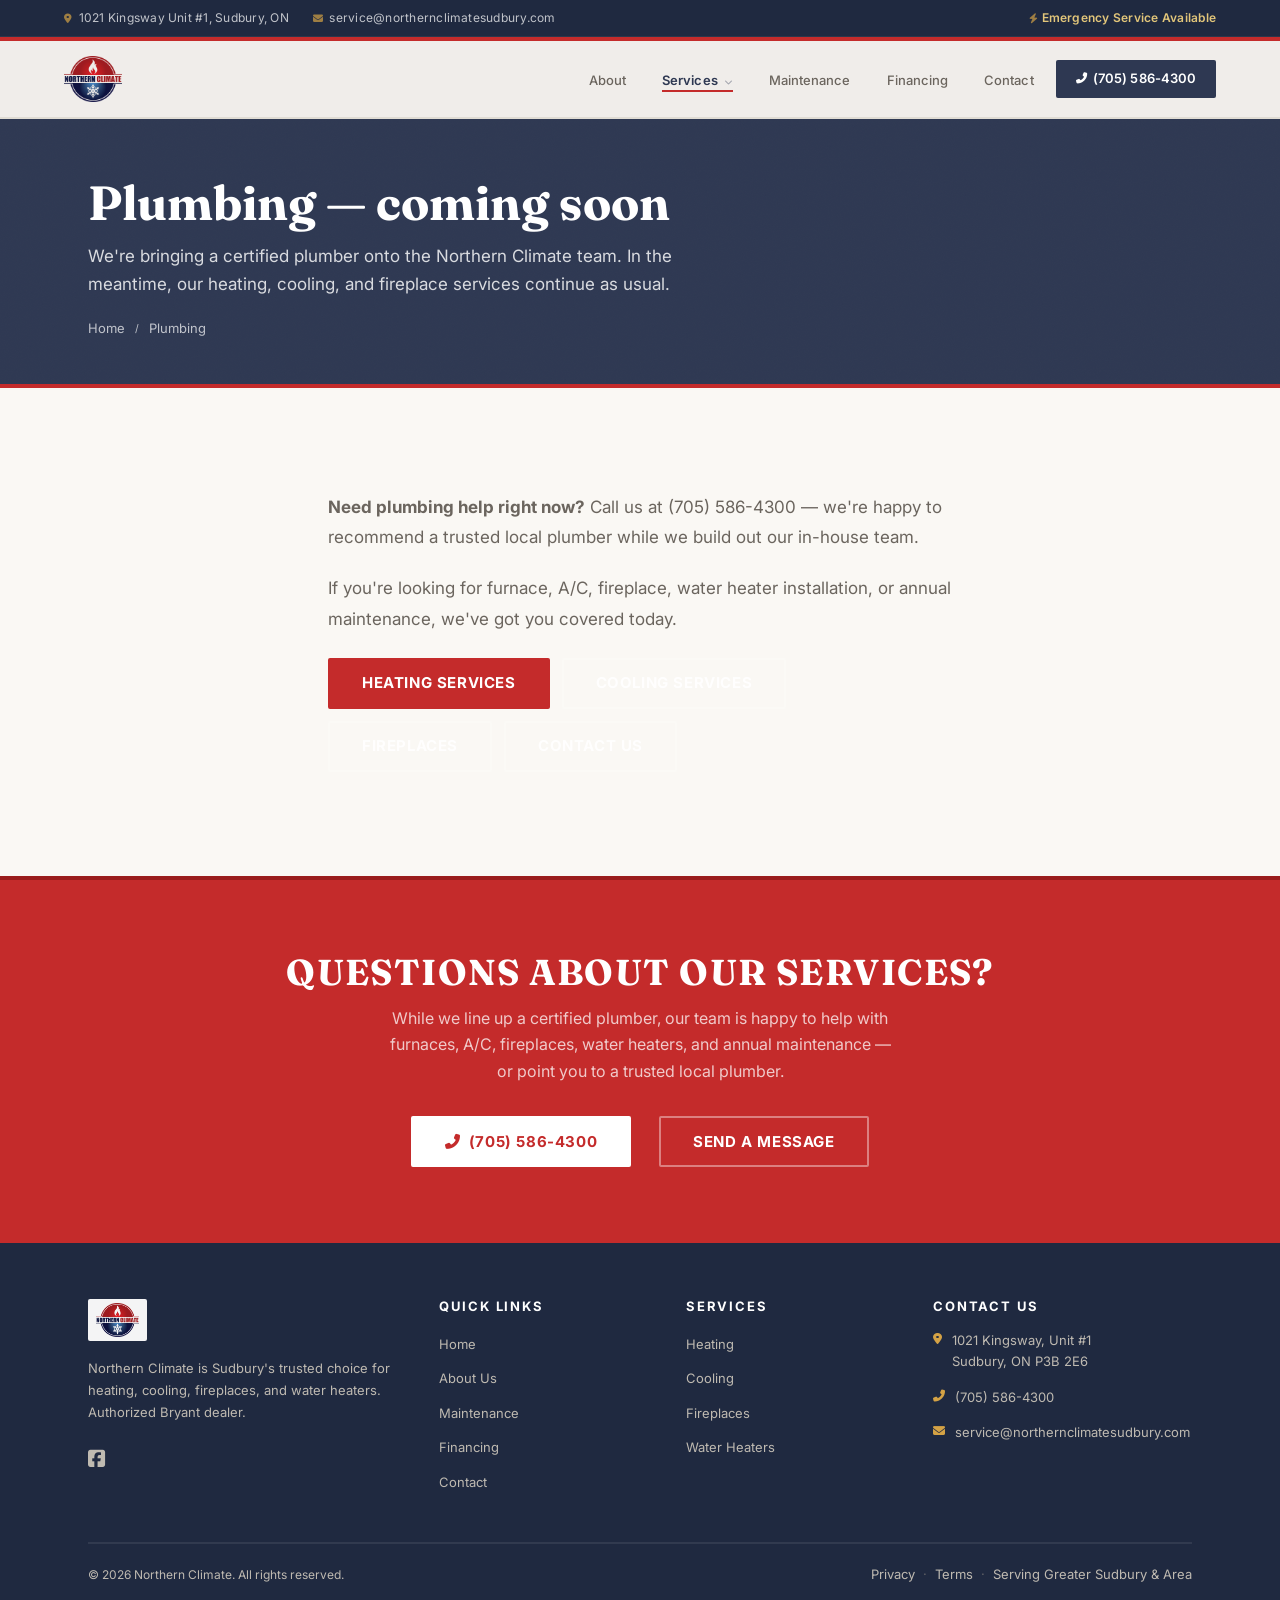
<file: services/plumbing.html>
<!DOCTYPE html>
<html lang="en">
<head>
    <meta charset="UTF-8">
    <meta name="viewport" content="width=device-width, initial-scale=1.0">
    <meta name="theme-color" content="#2E3852">
    <meta name="robots" content="noindex,follow">
    <title>Plumbing — Coming Soon | Northern Climate</title>
    <meta name="description" content="Plumbing service is temporarily unavailable while we bring a certified plumber onto the team. Call (705) 586-4300 for heating, cooling, and fireplace service in Greater Sudbury.">

    <link rel="icon" type="image/svg+xml" href="../favicon.svg">
    <link rel="apple-touch-icon" href="../apple-touch-icon.svg">
    <link rel="mask-icon" href="../favicon-mask.svg" color="#C42B2B">
    <link rel="manifest" href="../site.webmanifest">

    <meta property="og:title" content="Plumbing &amp; Water Heaters | Northern Climate — Sudbury Plumbing Services">
    <meta property="og:description" content="Tank and tankless water heaters, plumbing repairs, cottage plumbing, and underground gas lines in Greater Sudbury.">
    <meta property="og:type" content="website">
    <meta property="og:locale" content="en_CA">
    <meta property="og:site_name" content="Northern Climate">
    <meta property="og:url" content="https://northernclimatesudbury.com/services/plumbing.html">
    <meta property="og:image" content="https://northernclimatesudbury.com/thumbs-up.png">
    <meta property="og:image:alt" content="Northern Climate — plumbing and water heater services in Greater Sudbury">

    <meta name="twitter:card" content="summary_large_image">
    <meta name="twitter:title" content="Plumbing &amp; Water Heaters | Northern Climate — Sudbury">
    <meta name="twitter:description" content="Tankless conversions, plumbing repairs, cottage plumbing, and gas lines in Greater Sudbury.">
    <meta name="twitter:image" content="https://northernclimatesudbury.com/thumbs-up.png">

    <link rel="preconnect" href="https://fonts.googleapis.com">
    <link rel="preconnect" href="https://fonts.gstatic.com" crossorigin>
    <link rel="dns-prefetch" href="https://cdnjs.cloudflare.com">

    <link href="https://fonts.googleapis.com/css2?family=Fraunces:opsz,wght@9..144,400;9..144,600;9..144,700&family=Inter:wght@400;500;600;700&display=swap" rel="stylesheet">

    <link rel="stylesheet" href="https://cdnjs.cloudflare.com/ajax/libs/font-awesome/6.4.0/css/all.min.css">

    <link rel="stylesheet" href="../css/styles.css">
    <script src="../js/main.js" defer></script>

    <script type="application/ld+json">
    {
        "@context": "https://schema.org",
        "@type": "HVACBusiness",
        "name": "Northern Climate",
        "description": "Plumbing and water heater services in Greater Sudbury, ON. Water heater replacement, tankless conversions, plumbing repairs, cottage plumbing, and underground gas lines.",
        "url": "https://www.northernclimatesudbury.com/services/plumbing.html",
        "telephone": "+1-705-586-4300",
        "email": "service@northernclimatesudbury.com",
        "address": {
            "@type": "PostalAddress",
            "streetAddress": "1021 Kingsway, Unit #1",
            "addressLocality": "Greater Sudbury",
            "addressRegion": "ON",
            "postalCode": "P3B 2E6",
            "addressCountry": "CA"
        },
        "areaServed": {
            "@type": "City",
            "name": "Greater Sudbury"
        }
    }
    </script>

    <script type="application/ld+json">
    {
        "@context": "https://schema.org",
        "@type": "FAQPage",
        "mainEntity": [
            {
                "@type": "Question",
                "name": "What is the difference between a tank and tankless water heater?",
                "acceptedAnswer": {
                    "@type": "Answer",
                    "text": "A tank water heater stores and continuously heats a reservoir of water (typically 40-60 gallons), providing a steady supply until the tank is depleted. A tankless (on-demand) water heater heats water only when you turn on the tap, offering unlimited hot water and lower energy bills since it is not keeping a tank warm around the clock. Tankless units are more compact but have a higher upfront cost, while tank models are more affordable to install. Our team can help you decide which option is best for your home and budget."
                }
            },
            {
                "@type": "Question",
                "name": "How long do water heaters typically last?",
                "acceptedAnswer": {
                    "@type": "Answer",
                    "text": "A conventional tank water heater typically lasts 8 to 12 years with proper maintenance. Tankless water heaters generally last 15 to 20 years. Signs your water heater may need replacing include rusty or discoloured water, unusual noises, leaks around the base, or inconsistent hot water. We recommend scheduling an inspection if your unit is over 10 years old."
                }
            },
            {
                "@type": "Question",
                "name": "Do you do underground gas line work?",
                "acceptedAnswer": {
                    "@type": "Answer",
                    "text": "Yes. We install and repair underground gas lines for homes, cottages, garages, pool heaters, outdoor kitchens, and other yard appliances. Our licensed technicians handle the full process including trenching, pipe installation, pressure testing, and inspection coordination. Contact us for a complimentary quote on gas line work."
                }
            },
            {
                "@type": "Question",
                "name": "Do you service cottages in the Sudbury area?",
                "acceptedAnswer": {
                    "@type": "Answer",
                    "text": "Absolutely. We provide plumbing services for seasonal cottages across Greater Sudbury and the surrounding area. This includes spring opening, fall winterization, pipe repairs, water heater installation, and pump servicing. We understand the unique plumbing challenges that come with cottage life in Northern Ontario."
                }
            }
        ]
    }
    </script>

    <script type="application/ld+json">
    {
        "@context": "https://schema.org",
        "@type": "BreadcrumbList",
        "itemListElement": [
            {
                "@type": "ListItem",
                "position": 1,
                "name": "Home",
                "item": "https://www.northernclimatesudbury.com/"
            },
            {
                "@type": "ListItem",
                "position": 2,
                "name": "Services",
                "item": "https://www.northernclimatesudbury.com/#services"
            },
            {
                "@type": "ListItem",
                "position": 3,
                "name": "Plumbing & Water Heaters",
                "item": "https://northernclimatesudbury.com/services/plumbing.html"
            }
        ]
    }
    </script>

    <!-- Google Analytics 4 — TODO: replace G-XXXXXXXXXX with your Measurement ID, then uncomment. -->
    <!--
    <script async src="https://www.googletagmanager.com/gtag/js?id=G-XXXXXXXXXX"></script>
    <script>
      window.dataLayer = window.dataLayer || [];
      function gtag(){dataLayer.push(arguments);}
      gtag('js', new Date());
      gtag('config', 'G-XXXXXXXXXX', { anonymize_ip: true });
    </script>
    -->
</head>
<body>

    <a class="skip-link" href="#main">Skip to main content</a>

    <div class="top-bar" id="topBar">
        <div class="container">
            <div class="top-bar-inner">
                <div class="top-bar-left">
                    <span><i class="fas fa-map-marker-alt"></i> 1021 Kingsway Unit #1, Sudbury, ON</span>
                    <span><i class="fas fa-envelope"></i> <a href="mailto:service@northernclimatesudbury.com">service@northernclimatesudbury.com</a></span>
                </div>
                <div>
                    <span><i class="fas fa-bolt"></i> <strong>Emergency Service Available</strong></span>
                </div>
            </div>
        </div>
    </div>

    <nav class="nav-wrap">
        <div class="container nav-inner">

            <a href="../index.html" class="nav-logo">
                <img src="../Northern Climate logo (1).png" alt="Northern Climate Logo">
            </a>

            <ul class="nav-links">
                <li><a href="../about.html">About</a></li>
                <li class="nav-dropdown">
                    <a href="#" class="nav-dropdown-toggle active" aria-current="page">Services <i class="fas fa-chevron-down"></i></a>
                    <div class="nav-dropdown-menu">
                        <a href="heating.html"><i class="fas fa-fire-alt"></i> Heating</a>
                        <a href="cooling.html"><i class="fas fa-snowflake"></i> Cooling</a>
                        <a href="fireplaces.html"><i class="fas fa-burn"></i> Fireplaces</a>
                        <a href="water-heaters.html"><i class="fas fa-temperature-high"></i> Water Heaters</a>

                    </div>
                </li>
                <li><a href="../protection-plans.html">Maintenance</a></li>
                <li><a href="../financing.html">Financing</a></li>
                <li><a href="../contact.html">Contact</a></li>
                <li>
                    <a href="tel:7055864300" class="nav-cta">
                        <i class="fas fa-phone-alt"></i> (705) 586-4300
                    </a>
                </li>
            </ul>

            <button class="hamburger" aria-label="Open menu">
                <span></span>
                <span></span>
                <span></span>
            </button>
        </div>

        <div class="mobile-menu">
            <a href="../about.html">About</a>
            <a href="#" class="mobile-services-toggle">Services <i class="fas fa-chevron-down"></i></a>
            <div class="mobile-submenu">
                <a href="heating.html">Heating</a>
                <a href="cooling.html">Cooling</a>
                <a href="fireplaces.html">Fireplaces</a>
                <a href="water-heaters.html">Water Heaters</a>

            </div>
            <a href="../protection-plans.html">Maintenance</a>
            <a href="../financing.html">Financing</a>
            <a href="../contact.html">Contact</a>
            <a href="tel:7055864300" style="color: var(--red); font-weight: 700;"><i class="fas fa-phone-alt"></i> (705) 586-4300</a>
        </div>
    </nav>

    <main id="main">

    <section class="page-hero has-grain">
        <div class="container">
            <h1>Plumbing — coming soon</h1>
            <p class="page-hero-sub">We're bringing a certified plumber onto the Northern Climate team. In the meantime, our heating, cooling, and fireplace services continue as usual.</p>
            <div class="breadcrumb">
                <a href="../index.html">Home</a>
                <span class="sep">/</span>
                <span>Plumbing</span>
            </div>
        </div>
    </section>

    <section class="section-padding">
        <div class="container" style="max-width: 720px;">
            <div class="prose">
                <p><strong>Need plumbing help right now?</strong> Call us at <a href="tel:7055864300">(705) 586-4300</a> — we're happy to recommend a trusted local plumber while we build out our in-house team.</p>
                <p>If you're looking for furnace, A/C, fireplace, water heater installation, or annual maintenance, we've got you covered today.</p>
            </div>
            <div style="display:flex; gap:0.75rem; flex-wrap:wrap; margin-top:1.5rem;">
                <a href="../services/heating.html" class="btn btn-red">Heating Services</a>
                <a href="../services/cooling.html" class="btn btn-outline">Cooling Services</a>
                <a href="../services/fireplaces.html" class="btn btn-outline">Fireplaces</a>
                <a href="../contact.html" class="btn btn-outline">Contact Us</a>
            </div>
        </div>
    </section>

    <template id="plumbing-content-draft">

    <section class="section-padding">
        <div class="container">
            <div class="two-col">
                <div class="prose">
                    <h2 style="margin-bottom: 1.5rem;">Reliable Plumbing &amp; Hot Water Solutions</h2>
                    <p>From tank replacements and tankless conversions to general plumbing repairs, cottage plumbing, and underground gas lines, Northern Climate has the expertise to keep your water flowing and your home comfortable year-round.</p>
                </div>
                <div class="service-overview-img fade-in">
                    <img src="../images/plumber-tools.jpg" alt="Professional plumbing tools ready for service" loading="lazy">
                </div>
            </div>
        </div>
    </section>

    <section class="section-padding" style="padding-top: 0;">
        <div class="container">
            <div class="service-detail-grid stagger-children">

                <div class="service-detail-item fade-in">
                    <i class="fas fa-water"></i>
                    <div>
                        <h4>Water Heater Replacement</h4>
                        <p>Is your water heater on its last legs? We supply and install high-efficiency tank-style water heaters to restore reliable hot water to your home. We handle removal of the old unit, proper sizing, and professional installation.</p>
                    </div>
                </div>

                <div class="service-detail-item fade-in">
                    <i class="fas fa-bolt"></i>
                    <div>
                        <h4>Tankless Water Heaters</h4>
                        <p>Enjoy unlimited hot water on demand with a tankless water heater. Tankless units heat water only when you need it, saving energy and freeing up space. We handle full conversions from tank to tankless systems.</p>
                    </div>
                </div>

                <div class="service-detail-item fade-in">
                    <i class="fas fa-wrench"></i>
                    <div>
                        <h4>Plumbing Repairs</h4>
                        <p>Leaky faucets, burst pipes, running toilets, and fixture replacements. Our licensed technicians diagnose and fix plumbing problems quickly so you can get back to your routine without the hassle.</p>
                    </div>
                </div>

                <div class="service-detail-item fade-in">
                    <i class="fas fa-home"></i>
                    <div>
                        <h4>Cottage Plumbing</h4>
                        <p>We specialize in seasonal cottage plumbing across Greater Sudbury and area. From spring opening and fall winterization to pump servicing and pipe repairs, we understand the unique challenges of Northern Ontario cottage life.</p>
                    </div>
                </div>

                <div class="service-detail-item fade-in">
                    <i class="fas fa-hard-hat"></i>
                    <div>
                        <h4>Underground Gas Lines</h4>
                        <p>Need a gas line run to your garage, pool heater, outdoor kitchen, or cottage? We handle underground gas line trenching, installation, pressure testing, and inspection coordination from start to finish.</p>
                    </div>
                </div>

                <div class="service-detail-item fade-in">
                    <i class="fas fa-exclamation-circle"></i>
                    <div>
                        <h4>Emergency Plumbing</h4>
                        <p>Burst pipe? Water heater failure? Flooding? When plumbing emergencies strike, Northern Climate responds fast to minimize damage and get your system back up and running. Give us a call anytime.</p>
                    </div>
                </div>

            </div>
        </div>
    </section>

    <section class="section-padding">
        <div class="container">
            <div class="partnerships-stack">
                <div class="partnership-box fade-in">
                    <img src="../brand_logos/navien.png" alt="Navien" style="height:56px;width:auto;flex-shrink:0;">
                    <div>
                        <p>As a Navien dealer, we install their premium tankless water heaters and boilers — known for industry-leading efficiency, compact design, and advanced recirculation technology for instant hot water.</p>
                    </div>
                </div>
                <div class="partnership-box fade-in">
                    <img src="../brand_logos/rinnai.png" alt="Rinnai" style="height:56px;width:auto;flex-shrink:0;">
                    <div>
                        <p>Rinnai is a global leader in tankless water heating. We install and service Rinnai's full lineup of on-demand systems — delivering endless hot water with exceptional energy savings.</p>
                    </div>
                </div>
            </div>
        </div>
    </section>

    <section class="section-padding" style="background: var(--warm-100);">
        <div class="container">
            <div class="section-heading">
                <h2>Frequently Asked Questions</h2>
            </div>

            <div class="faq-list">

                <div class="faq-item">
                    <button class="faq-question">
                        What is the difference between a tank and tankless water heater?
                        <i class="fas fa-chevron-down"></i>
                    </button>
                    <div class="faq-answer">
                        <div class="faq-answer-inner">
                            A tank water heater stores and continuously heats a reservoir of water (typically 40-60 gallons), providing a steady supply until the tank is depleted. A tankless (on-demand) water heater heats water only when you turn on the tap, offering unlimited hot water and lower energy bills since it is not keeping a tank warm around the clock. Tankless units are more compact but have a higher upfront cost, while tank models are more affordable to install. Our team can help you decide which option is best for your home and budget.
                        </div>
                    </div>
                </div>

                <div class="faq-item">
                    <button class="faq-question">
                        How long do water heaters typically last?
                        <i class="fas fa-chevron-down"></i>
                    </button>
                    <div class="faq-answer">
                        <div class="faq-answer-inner">
                            A conventional tank water heater typically lasts 8 to 12 years with proper maintenance. Tankless water heaters generally last 15 to 20 years. Signs your water heater may need replacing include rusty or discoloured water, unusual noises, leaks around the base, or inconsistent hot water. We recommend scheduling an inspection if your unit is over 10 years old.
                        </div>
                    </div>
                </div>

                <div class="faq-item">
                    <button class="faq-question">
                        Do you do underground gas line work?
                        <i class="fas fa-chevron-down"></i>
                    </button>
                    <div class="faq-answer">
                        <div class="faq-answer-inner">
                            Yes. We install and repair underground gas lines for homes, cottages, garages, pool heaters, outdoor kitchens, and other yard appliances. Our licensed technicians handle the full process including trenching, pipe installation, pressure testing, and inspection coordination. Contact us for a complimentary quote on gas line work.
                        </div>
                    </div>
                </div>

                <div class="faq-item">
                    <button class="faq-question">
                        Do you service cottages in the Sudbury area?
                        <i class="fas fa-chevron-down"></i>
                    </button>
                    <div class="faq-answer">
                        <div class="faq-answer-inner">
                            Absolutely. We provide plumbing services for seasonal cottages across Greater Sudbury and the surrounding area. This includes spring opening, fall winterization, pipe repairs, water heater installation, and pump servicing. We understand the unique plumbing challenges that come with cottage life in Northern Ontario.
                        </div>
                    </div>
                </div>

            </div>
        </div>
    </section>

    </template>

    <section class="cta-band">
        <div class="container">
            <h2>Questions about our services?</h2>
            <p>While we line up a certified plumber, our team is happy to help with furnaces, A/C, fireplaces, water heaters, and annual maintenance — or point you to a trusted local plumber.</p>
            <div style="display: flex; flex-wrap: wrap; gap: 1rem; justify-content: center;">
                <a href="tel:7055864300" class="btn btn-white"><i class="fas fa-phone-alt"></i> (705) 586-4300</a>
                <a href="../contact.html" class="btn btn-outline">Send a Message</a>
            </div>
        </div>
    </section>

    </main>

    <footer class="site-footer">
        <div class="container">
            <div class="footer-grid">

                <div class="footer-brand">
                    <img src="../Northern Climate logo (1).png" alt="Northern Climate Logo">
                    <p>Northern Climate is Sudbury's trusted choice for heating, cooling, fireplaces, and water heaters. Authorized Bryant dealer.</p>
                    <div class="footer-social">
                        <a href="https://www.facebook.com/NorthernClimateSudbury" target="_blank" rel="noopener noreferrer" aria-label="Northern Climate on Facebook (opens in new tab)"><i class="fab fa-facebook-square"></i></a>
                    </div>
                </div>

                <div class="footer-col">
                    <h4>Quick Links</h4>
                    <ul>
                        <li><a href="../index.html">Home</a></li>
                        <li><a href="../about.html">About Us</a></li>
                        <li><a href="../protection-plans.html">Maintenance</a></li>
                        <li><a href="../financing.html">Financing</a></li>
                        <li><a href="../contact.html">Contact</a></li>
                    </ul>
                </div>

                <div class="footer-col">
                    <h4>Services</h4>
                    <ul>
                        <li><a href="heating.html">Heating</a></li>
                        <li><a href="cooling.html">Cooling</a></li>
                        <li><a href="fireplaces.html">Fireplaces</a></li>
                        <li><a href="water-heaters.html">Water Heaters</a></li>

                    </ul>
                </div>

                <div class="footer-col">
                    <h4>Contact Us</h4>
                    <div class="contact-item">
                        <i class="fas fa-map-marker-alt"></i>
                        <span>1021 Kingsway, Unit #1<br>Sudbury, ON P3B 2E6</span>
                    </div>
                    <div class="contact-item">
                        <i class="fas fa-phone-alt"></i>
                        <a href="tel:7055864300">(705) 586-4300</a>
                    </div>
                    <div class="contact-item">
                        <i class="fas fa-envelope"></i>
                        <a href="mailto:service@northernclimatesudbury.com">service@northernclimatesudbury.com</a>
                    </div>
                </div>
            </div>

            <div class="footer-bottom">
                <p>&copy; <span class="js-year"></span> Northern Climate. All rights reserved.</p>
                <div class="footer-legal">
                    <a href="../privacy.html">Privacy</a>
                    <span class="sep">·</span>
                    <a href="../terms.html">Terms</a>
                    <span class="sep">·</span>
                    <span>Serving Greater Sudbury &amp; Area</span>
                </div>
            </div>
        </div>
    </footer>

    <div class="mobile-call-bar">
        <a href="tel:7055864300">
            <i class="fas fa-phone-alt"></i> Call (705) 586-4300
        </a>
    </div>

</body>
</html>
</file>
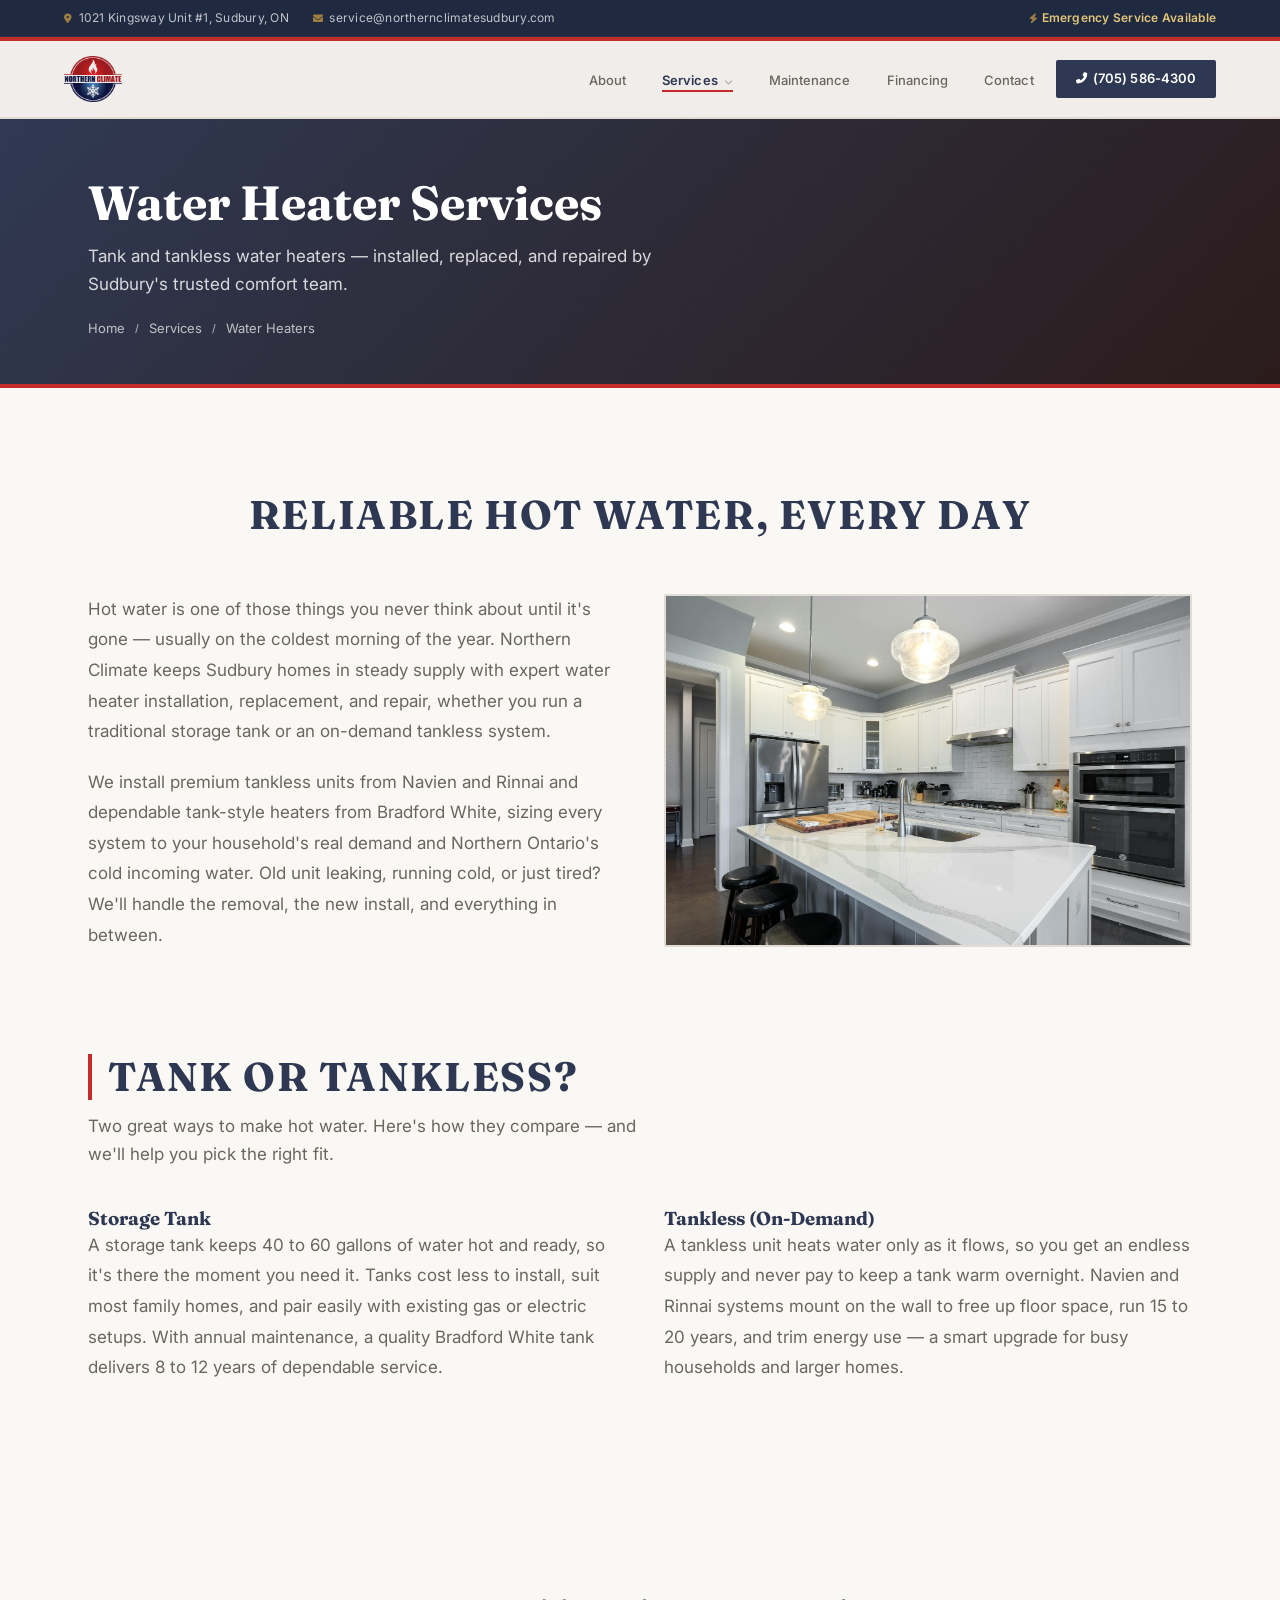
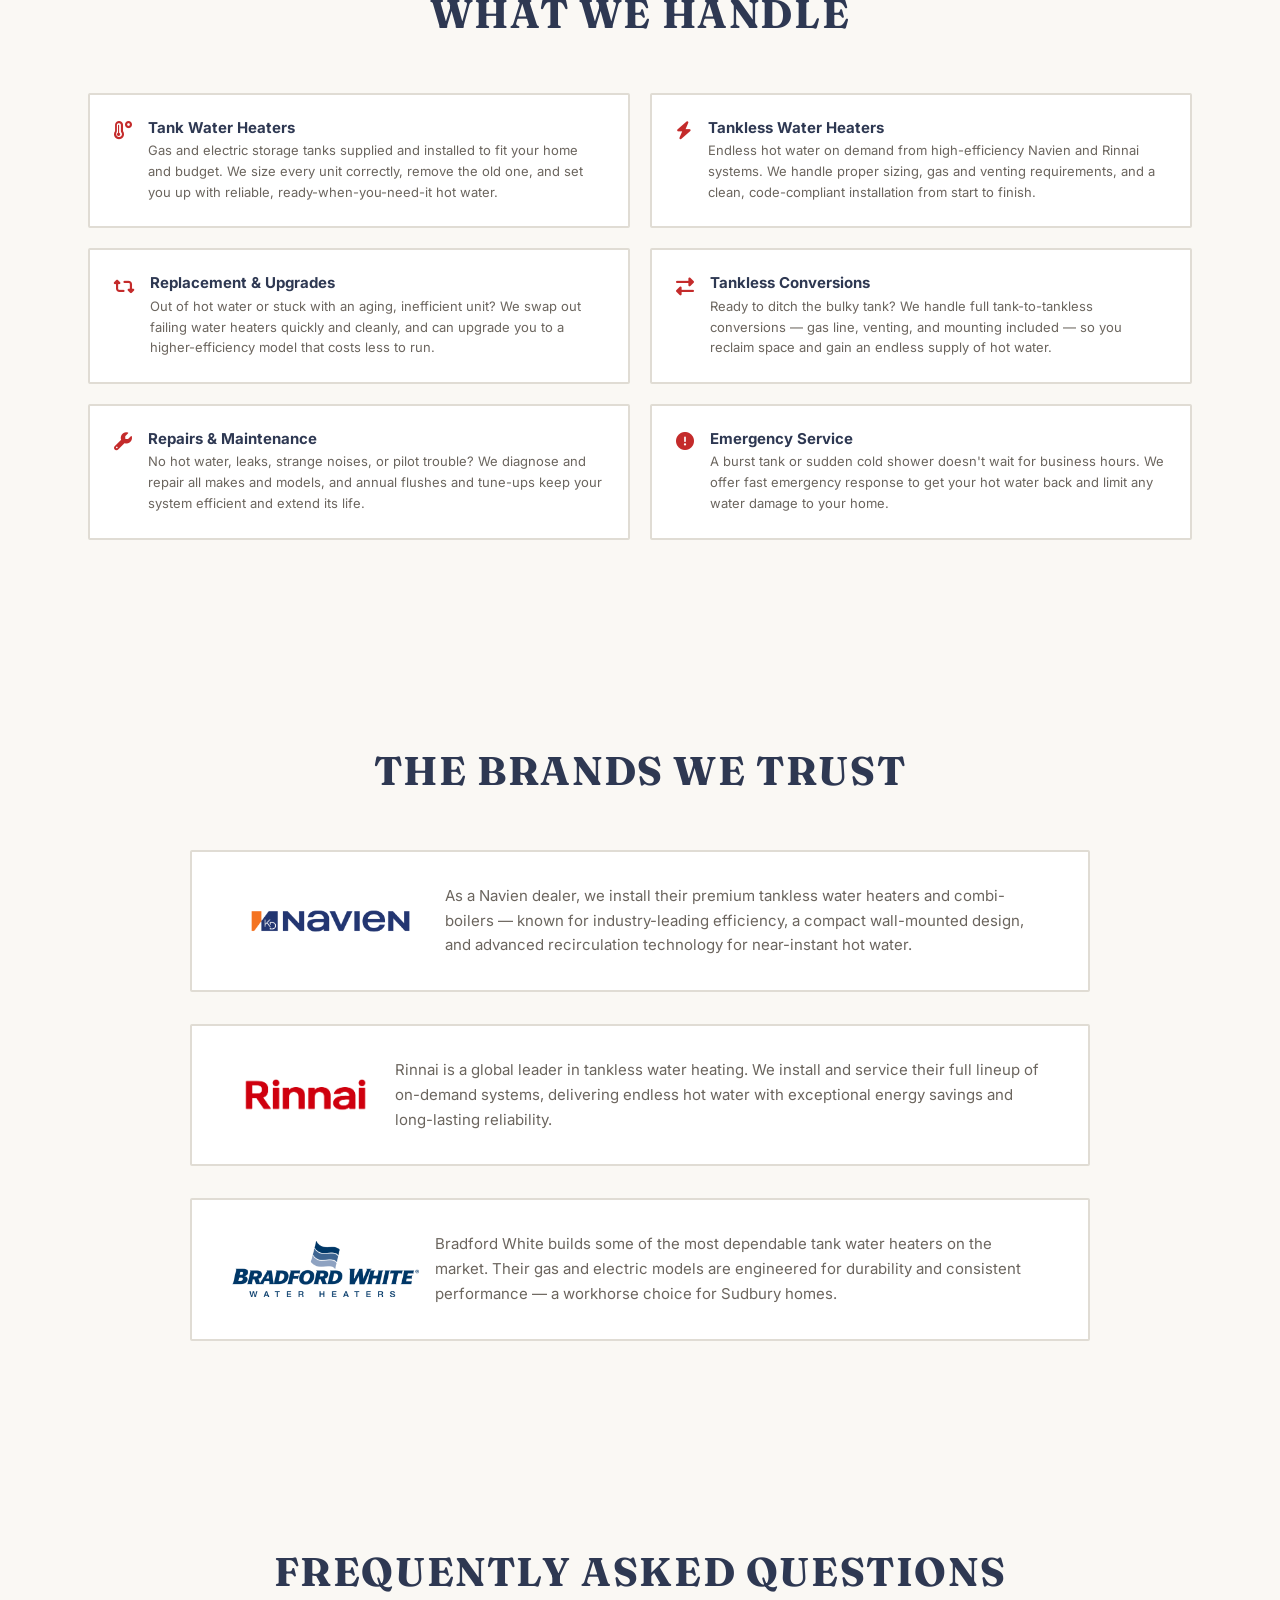
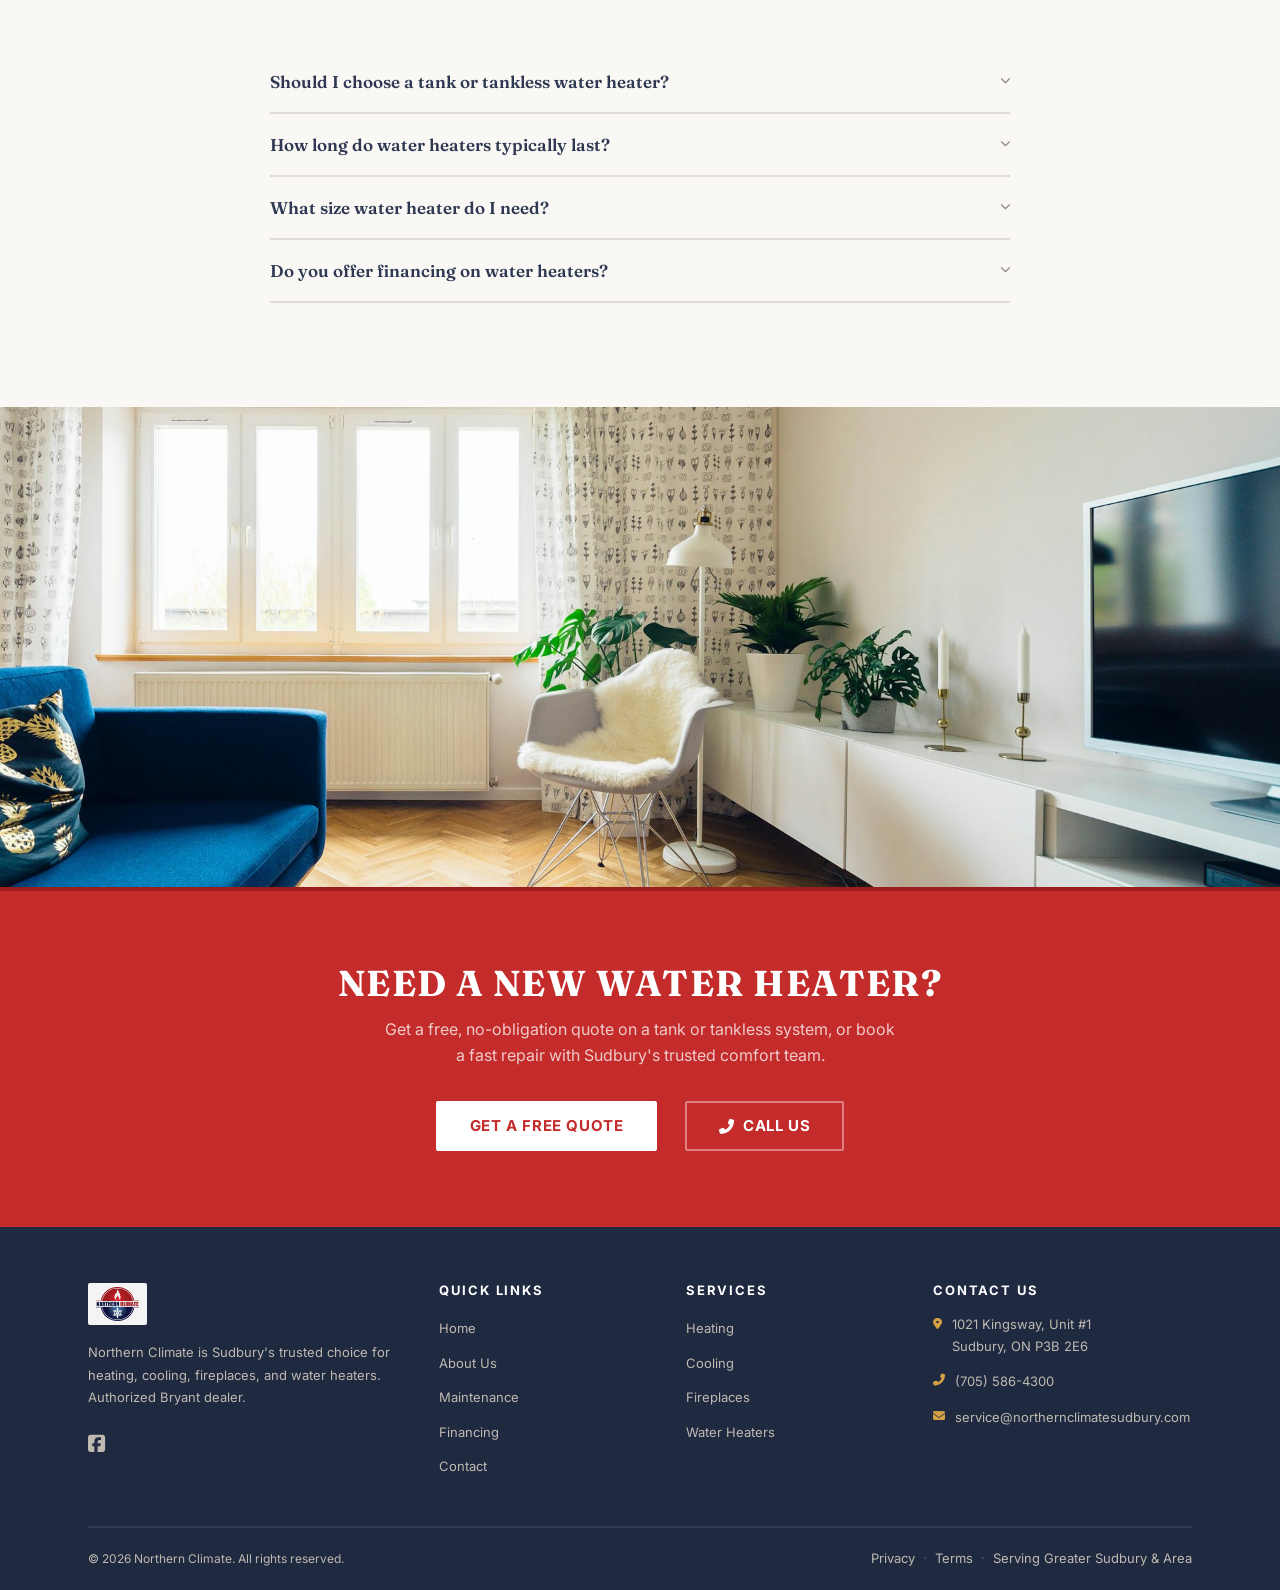
<file: services/water-heaters.html>
<!DOCTYPE html>
<html lang="en" class="scroll-smooth">
<head>
    <meta charset="UTF-8">
    <meta name="viewport" content="width=device-width, initial-scale=1.0">
    <meta name="theme-color" content="#2E3852">
    <title>Water Heater Services | Northern Climate — Tank &amp; Tankless in Sudbury</title>
    <meta name="description" content="Tank and tankless water heater installation, replacement, and repair in Greater Sudbury. Navien, Rinnai &amp; Bradford White. Northern Climate — call (705) 586-4300.">
    <link rel="canonical" href="https://northernclimatesudbury.com/services/water-heaters.html">

    <link rel="icon" type="image/svg+xml" href="../favicon.svg">
    <link rel="apple-touch-icon" href="../apple-touch-icon.svg">
    <link rel="mask-icon" href="../favicon-mask.svg" color="#C42B2B">
    <link rel="manifest" href="../site.webmanifest">

    <meta property="og:title" content="Water Heater Services | Northern Climate — Tank &amp; Tankless in Sudbury">
    <meta property="og:description" content="Tank and tankless water heater installation, replacement, and repair. Navien, Rinnai and Bradford White, serving Greater Sudbury.">
    <meta property="og:type" content="website">
    <meta property="og:url" content="https://northernclimatesudbury.com/services/water-heaters.html">
    <meta property="og:image" content="https://northernclimatesudbury.com/thumbs-up.png">
    <meta property="og:image:alt" content="Northern Climate — water heater services in Greater Sudbury">
    <meta property="og:locale" content="en_CA">
    <meta property="og:site_name" content="Northern Climate">

    <meta name="twitter:card" content="summary_large_image">
    <meta name="twitter:title" content="Water Heater Services | Northern Climate — Tank &amp; Tankless">
    <meta name="twitter:description" content="Tank and tankless water heater installation, replacement and repair in Greater Sudbury.">
    <meta name="twitter:image" content="https://northernclimatesudbury.com/thumbs-up.png">

    <link rel="preconnect" href="https://fonts.googleapis.com">
    <link rel="preconnect" href="https://fonts.gstatic.com" crossorigin>
    <link rel="dns-prefetch" href="https://cdnjs.cloudflare.com">

    <link href="https://fonts.googleapis.com/css2?family=Fraunces:opsz,wght@9..144,400;9..144,600;9..144,700&family=Inter:wght@400;500;600;700&display=swap" rel="stylesheet">

    <link rel="stylesheet" href="https://cdnjs.cloudflare.com/ajax/libs/font-awesome/6.4.0/css/all.min.css">

    <link rel="stylesheet" href="../css/styles.css">

    <script src="../js/main.js" defer></script>

    <script type="application/ld+json">
    {
        "@context": "https://schema.org",
        "@type": "HVACBusiness",
        "name": "Northern Climate",
        "description": "Tank and tankless water heater installation, replacement, and repair in Greater Sudbury. Navien, Rinnai, and Bradford White.",
        "url": "https://northernclimatesudbury.com",
        "telephone": "+1-705-586-4300",
        "email": "service@northernclimatesudbury.com",
        "address": {
            "@type": "PostalAddress",
            "streetAddress": "1021 Kingsway, Unit #1",
            "addressLocality": "Greater Sudbury",
            "addressRegion": "ON",
            "postalCode": "P3B 2E6",
            "addressCountry": "CA"
        },
        "areaServed": {
            "@type": "City",
            "name": "Greater Sudbury"
        },
        "priceRange": "$$"
    }
    </script>

    <script type="application/ld+json">
    {
        "@context": "https://schema.org",
        "@type": "BreadcrumbList",
        "itemListElement": [
            {
                "@type": "ListItem",
                "position": 1,
                "name": "Home",
                "item": "https://northernclimatesudbury.com/"
            },
            {
                "@type": "ListItem",
                "position": 2,
                "name": "Services",
                "item": "https://northernclimatesudbury.com/services/"
            },
            {
                "@type": "ListItem",
                "position": 3,
                "name": "Water Heaters",
                "item": "https://northernclimatesudbury.com/services/water-heaters.html"
            }
        ]
    }
    </script>

    <script type="application/ld+json">
    {
        "@context": "https://schema.org",
        "@type": "FAQPage",
        "mainEntity": [
            {
                "@type": "Question",
                "name": "Should I choose a tank or tankless water heater?",
                "acceptedAnswer": {
                    "@type": "Answer",
                    "text": "It depends on your household and budget. A tank water heater stores 40 to 60 gallons of pre-heated water and costs less to install, making it a great fit for many homes. A tankless unit heats water only on demand, delivers an endless supply, takes up far less space, and lowers energy use over time, though it costs more up front. We assess your hot water demand, fuel type, and venting before recommending the right option for your home."
                }
            },
            {
                "@type": "Question",
                "name": "How long do water heaters typically last?",
                "acceptedAnswer": {
                    "@type": "Answer",
                    "text": "A conventional tank water heater typically lasts 8 to 12 years with regular maintenance. Tankless water heaters generally last 15 to 20 years. Signs yours may need replacing include rusty or discoloured water, popping or rumbling noises, leaks around the base, or running out of hot water faster than it used to. If your unit is over 10 years old, it is worth having it inspected."
                }
            },
            {
                "@type": "Question",
                "name": "What size water heater do I need?",
                "acceptedAnswer": {
                    "@type": "Answer",
                    "text": "Sizing depends on the number of people in your home and your peak hot water usage. For tank units we look at first-hour rating, while for tankless we size by flow rate (gallons per minute) and the temperature rise required for Sudbury's cold incoming water. We will measure your real-world demand so you never run short or overpay for capacity you do not need."
                }
            },
            {
                "@type": "Question",
                "name": "Do you offer financing on water heaters?",
                "acceptedAnswer": {
                    "@type": "Answer",
                    "text": "Yes. We offer flexible financing with low monthly payments so you can upgrade to a new high-efficiency tank or tankless water heater without the large up-front cost. Ask us about current financing plans when you request your free quote."
                }
            }
        ]
    }
    </script>

    <!-- Google Analytics 4 — TODO: replace G-XXXXXXXXXX with your Measurement ID, then uncomment. -->
    <!--
    <script async src="https://www.googletagmanager.com/gtag/js?id=G-XXXXXXXXXX"></script>
    <script>
      window.dataLayer = window.dataLayer || [];
      function gtag(){dataLayer.push(arguments);}
      gtag('js', new Date());
      gtag('config', 'G-XXXXXXXXXX', { anonymize_ip: true });
    </script>
    -->
</head>
<body>

    <a class="skip-link" href="#main">Skip to main content</a>

    <div class="top-bar" id="topBar">
        <div class="container">
            <div class="top-bar-inner">
                <div class="top-bar-left">
                    <span><i class="fas fa-map-marker-alt"></i> 1021 Kingsway Unit #1, Sudbury, ON</span>
                    <span><i class="fas fa-envelope"></i> <a href="mailto:service@northernclimatesudbury.com">service@northernclimatesudbury.com</a></span>
                </div>
                <div>
                    <span><i class="fas fa-bolt"></i> <strong>Emergency Service Available</strong></span>
                </div>
            </div>
        </div>
    </div>

    <nav class="nav-wrap">
        <div class="container">
            <div class="nav-inner">
                <a href="../index.html" class="nav-logo">
                    <img src="../Northern Climate logo (1).png" alt="Northern Climate Logo">
                </a>

                <ul class="nav-links">
                    <li><a href="../about.html">About</a></li>
                    <li class="nav-dropdown">
                        <a href="#" class="nav-dropdown-toggle active" aria-current="page">Services <i class="fas fa-chevron-down"></i></a>
                        <div class="nav-dropdown-menu">
                            <a href="heating.html"><i class="fas fa-fire-alt"></i> Heating</a>
                            <a href="cooling.html"><i class="fas fa-snowflake"></i> Cooling</a>
                            <a href="fireplaces.html"><i class="fas fa-burn"></i> Fireplaces</a>
                            <a href="water-heaters.html"><i class="fas fa-temperature-high"></i> Water Heaters</a>

                        </div>
                    </li>
                    <li><a href="../protection-plans.html">Maintenance</a></li>
                    <li><a href="../financing.html">Financing</a></li>
                    <li><a href="../contact.html">Contact</a></li>
                    <li>
                        <a href="tel:7055864300" class="nav-cta">
                            <i class="fas fa-phone-alt"></i> (705) 586-4300
                        </a>
                    </li>
                </ul>

                <button class="hamburger" aria-label="Toggle menu">
                    <span></span>
                    <span></span>
                    <span></span>
                </button>
            </div>
        </div>

        <div class="mobile-menu">
            <a href="../about.html">About</a>
            <a href="#" class="mobile-services-toggle">Services <i class="fas fa-chevron-down"></i></a>
            <div class="mobile-submenu">
                <a href="heating.html">Heating</a>
                <a href="cooling.html">Cooling</a>
                <a href="fireplaces.html">Fireplaces</a>
                <a href="water-heaters.html">Water Heaters</a>

            </div>
            <a href="../protection-plans.html">Maintenance</a>
            <a href="../financing.html">Financing</a>
            <a href="../contact.html">Contact</a>
            <a href="tel:7055864300" style="color: var(--red); font-weight: 700;">
                <i class="fas fa-phone-alt"></i> (705) 586-4300
            </a>
        </div>
    </nav>

    <main id="main">

    <section class="page-hero has-grain warm-tint">
        <div class="container">
            <h1>Water Heater Services</h1>
            <p class="page-hero-sub">Tank and tankless water heaters — installed, replaced, and repaired by Sudbury's trusted comfort team.</p>
            <div class="breadcrumb">
                <a href="../index.html">Home</a>
                <span class="sep">/</span>
                <span>Services</span>
                <span class="sep">/</span>
                <span>Water Heaters</span>
            </div>
        </div>
    </section>

    <section class="section-padding">
        <div class="container">
            <div class="section-heading">
                <h2>Reliable Hot Water, Every Day</h2>
            </div>
            <div class="two-col">
                <div class="prose">
                    <p>Hot water is one of those things you never think about until it's gone — usually on the coldest morning of the year. Northern Climate keeps Sudbury homes in steady supply with expert water heater installation, replacement, and repair, whether you run a traditional storage tank or an on-demand tankless system.</p>
                    <p>We install premium tankless units from Navien and Rinnai and dependable tank-style heaters from Bradford White, sizing every system to your household's real demand and Northern Ontario's cold incoming water. Old unit leaking, running cold, or just tired? We'll handle the removal, the new install, and everything in between.</p>
                </div>
                <div class="service-overview-img fade-in">
                    <img src="../images/plumber-tools.jpg" alt="Technician tools ready for a water heater installation" loading="lazy">
                </div>
            </div>
        </div>
    </section>

    <section class="section-padding" style="padding-top:0;">
        <div class="container">
            <div class="section-heading section-heading--left">
                <h2>Tank or Tankless?</h2>
                <p>Two great ways to make hot water. Here's how they compare — and we'll help you pick the right fit.</p>
            </div>
            <div class="two-col">
                <div class="prose">
                    <h3>Storage Tank</h3>
                    <p>A storage tank keeps 40 to 60 gallons of water hot and ready, so it's there the moment you need it. Tanks cost less to install, suit most family homes, and pair easily with existing gas or electric setups. With annual maintenance, a quality Bradford White tank delivers 8 to 12 years of dependable service.</p>
                </div>
                <div class="prose">
                    <h3>Tankless (On-Demand)</h3>
                    <p>A tankless unit heats water only as it flows, so you get an endless supply and never pay to keep a tank warm overnight. Navien and Rinnai systems mount on the wall to free up floor space, run 15 to 20 years, and trim energy use — a smart upgrade for busy households and larger homes.</p>
                </div>
            </div>
        </div>
    </section>

    <section class="section-padding" style="background:var(--cream);">
        <div class="container">
            <div class="section-heading">
                <h2>What We Handle</h2>
            </div>
            <div class="service-detail-grid stagger-children">

                <div class="service-detail-item fade-in">
                    <i class="fas fa-temperature-high"></i>
                    <div>
                        <h4>Tank Water Heaters</h4>
                        <p>Gas and electric storage tanks supplied and installed to fit your home and budget. We size every unit correctly, remove the old one, and set you up with reliable, ready-when-you-need-it hot water.</p>
                    </div>
                </div>

                <div class="service-detail-item fade-in">
                    <i class="fas fa-bolt"></i>
                    <div>
                        <h4>Tankless Water Heaters</h4>
                        <p>Endless hot water on demand from high-efficiency Navien and Rinnai systems. We handle proper sizing, gas and venting requirements, and a clean, code-compliant installation from start to finish.</p>
                    </div>
                </div>

                <div class="service-detail-item fade-in">
                    <i class="fas fa-retweet"></i>
                    <div>
                        <h4>Replacement &amp; Upgrades</h4>
                        <p>Out of hot water or stuck with an aging, inefficient unit? We swap out failing water heaters quickly and cleanly, and can upgrade you to a higher-efficiency model that costs less to run.</p>
                    </div>
                </div>

                <div class="service-detail-item fade-in">
                    <i class="fas fa-right-left"></i>
                    <div>
                        <h4>Tankless Conversions</h4>
                        <p>Ready to ditch the bulky tank? We handle full tank-to-tankless conversions — gas line, venting, and mounting included — so you reclaim space and gain an endless supply of hot water.</p>
                    </div>
                </div>

                <div class="service-detail-item fade-in">
                    <i class="fas fa-wrench"></i>
                    <div>
                        <h4>Repairs &amp; Maintenance</h4>
                        <p>No hot water, leaks, strange noises, or pilot trouble? We diagnose and repair all makes and models, and annual flushes and tune-ups keep your system efficient and extend its life.</p>
                    </div>
                </div>

                <div class="service-detail-item fade-in">
                    <i class="fas fa-exclamation-circle"></i>
                    <div>
                        <h4>Emergency Service</h4>
                        <p>A burst tank or sudden cold shower doesn't wait for business hours. We offer fast emergency response to get your hot water back and limit any water damage to your home.</p>
                    </div>
                </div>

            </div>
        </div>
    </section>

    <section class="section-padding">
        <div class="container">
            <div class="section-heading">
                <h2>The Brands We Trust</h2>
            </div>
            <div class="partnerships-stack">
                <div class="partnership-box fade-in">
                    <img src="../brand_logos/navien.png" alt="Navien" style="height:56px;width:auto;flex-shrink:0;">
                    <div>
                        <p>As a Navien dealer, we install their premium tankless water heaters and combi-boilers — known for industry-leading efficiency, a compact wall-mounted design, and advanced recirculation technology for near-instant hot water.</p>
                    </div>
                </div>
                <div class="partnership-box fade-in">
                    <img src="../brand_logos/rinnai.png" alt="Rinnai" style="height:56px;width:auto;flex-shrink:0;">
                    <div>
                        <p>Rinnai is a global leader in tankless water heating. We install and service their full lineup of on-demand systems, delivering endless hot water with exceptional energy savings and long-lasting reliability.</p>
                    </div>
                </div>
                <div class="partnership-box fade-in">
                    <img src="../brand_logos/bradford white.png" alt="Bradford White" style="height:56px;width:auto;flex-shrink:0;">
                    <div>
                        <p>Bradford White builds some of the most dependable tank water heaters on the market. Their gas and electric models are engineered for durability and consistent performance — a workhorse choice for Sudbury homes.</p>
                    </div>
                </div>
            </div>
        </div>
    </section>

    <section class="section-padding" style="background:var(--cream);">
        <div class="container">
            <div class="section-heading">
                <h2>Frequently Asked Questions</h2>
            </div>
            <div class="faq-list">

                <div class="faq-item">
                    <button class="faq-question">
                        Should I choose a tank or tankless water heater?
                        <i class="fas fa-chevron-down"></i>
                    </button>
                    <div class="faq-answer">
                        <div class="faq-answer-inner">
                            It depends on your household and budget. A tank water heater stores 40 to 60 gallons of pre-heated water and costs less to install, making it a great fit for many homes. A tankless unit heats water only on demand, delivers an endless supply, takes up far less space, and lowers energy use over time — though it costs more up front. We assess your hot water demand, fuel type, and venting before recommending the right option for your home.
                        </div>
                    </div>
                </div>

                <div class="faq-item">
                    <button class="faq-question">
                        How long do water heaters typically last?
                        <i class="fas fa-chevron-down"></i>
                    </button>
                    <div class="faq-answer">
                        <div class="faq-answer-inner">
                            A conventional tank water heater typically lasts 8 to 12 years with regular maintenance. Tankless water heaters generally last 15 to 20 years. Signs yours may need replacing include rusty or discoloured water, popping or rumbling noises, leaks around the base, or running out of hot water faster than it used to. If your unit is over 10 years old, it is worth having it inspected.
                        </div>
                    </div>
                </div>

                <div class="faq-item">
                    <button class="faq-question">
                        What size water heater do I need?
                        <i class="fas fa-chevron-down"></i>
                    </button>
                    <div class="faq-answer">
                        <div class="faq-answer-inner">
                            Sizing depends on the number of people in your home and your peak hot water usage. For tank units we look at the first-hour rating, while for tankless we size by flow rate (gallons per minute) and the temperature rise required for Sudbury's cold incoming water. We measure your real-world demand so you never run short or overpay for capacity you do not need.
                        </div>
                    </div>
                </div>

                <div class="faq-item">
                    <button class="faq-question">
                        Do you offer financing on water heaters?
                        <i class="fas fa-chevron-down"></i>
                    </button>
                    <div class="faq-answer">
                        <div class="faq-answer-inner">
                            Yes! We offer flexible financing with low monthly payments so you can upgrade to a new high-efficiency tank or tankless water heater without the large up-front cost. Ask us about current financing plans when you request your free quote.
                        </div>
                    </div>
                </div>

            </div>
        </div>
    </section>

    <div class="photo-break">
        <img src="../images/modern-living-room.jpg" alt="A comfortable Sudbury home with reliable hot water" loading="lazy">
    </div>

    <section class="cta-band">
        <div class="container">
            <h2>Need a New Water Heater?</h2>
            <p>Get a free, no-obligation quote on a tank or tankless system, or book a fast repair with Sudbury's trusted comfort team.</p>
            <div style="display:flex;flex-wrap:wrap;gap:1rem;justify-content:center;">
                <a href="../contact.html" class="btn btn-white">Get a Free Quote</a>
                <a href="tel:7055864300" class="btn btn-outline">
                    <i class="fas fa-phone-alt"></i> Call Us
                </a>
            </div>
        </div>
    </section>

    </main>

    <footer class="site-footer">
        <div class="container">
            <div class="footer-grid">

                <div class="footer-brand">
                    <img src="../Northern Climate logo (1).png" alt="Northern Climate Logo">
                    <p>Northern Climate is Sudbury's trusted choice for heating, cooling, fireplaces, and water heaters. Authorized Bryant dealer.</p>
                    <div class="footer-social">
                        <a href="https://www.facebook.com/NorthernClimateSudbury" target="_blank" rel="noopener noreferrer" aria-label="Northern Climate on Facebook (opens in new tab)"><i class="fab fa-facebook-square"></i></a>
                    </div>
                </div>

                <div class="footer-col">
                    <h4>Quick Links</h4>
                    <ul>
                        <li><a href="../index.html">Home</a></li>
                        <li><a href="../about.html">About Us</a></li>
                        <li><a href="../protection-plans.html">Maintenance</a></li>
                        <li><a href="../financing.html">Financing</a></li>
                        <li><a href="../contact.html">Contact</a></li>
                    </ul>
                </div>

                <div class="footer-col">
                    <h4>Services</h4>
                    <ul>
                        <li><a href="heating.html">Heating</a></li>
                        <li><a href="cooling.html">Cooling</a></li>
                        <li><a href="fireplaces.html">Fireplaces</a></li>
                        <li><a href="water-heaters.html">Water Heaters</a></li>

                    </ul>
                </div>

                <div class="footer-col">
                    <h4>Contact Us</h4>
                    <div class="contact-item">
                        <i class="fas fa-map-marker-alt"></i>
                        <span>1021 Kingsway, Unit #1<br>Sudbury, ON P3B 2E6</span>
                    </div>
                    <div class="contact-item">
                        <i class="fas fa-phone-alt"></i>
                        <a href="tel:7055864300">(705) 586-4300</a>
                    </div>
                    <div class="contact-item">
                        <i class="fas fa-envelope"></i>
                        <a href="mailto:service@northernclimatesudbury.com">service@northernclimatesudbury.com</a>
                    </div>
                </div>

            </div>

            <div class="footer-bottom">
                <p>&copy; <span class="js-year"></span> Northern Climate. All rights reserved.</p>
                <div class="footer-legal">
                    <a href="../privacy.html">Privacy</a>
                    <span class="sep">·</span>
                    <a href="../terms.html">Terms</a>
                    <span class="sep">·</span>
                    <span>Serving Greater Sudbury &amp; Area</span>
                </div>
            </div>
        </div>
    </footer>

    <div class="mobile-call-bar">
        <a href="tel:7055864300"><i class="fas fa-phone-alt"></i> Call (705) 586-4300</a>
    </div>

</body>
</html>
</file>
<file: css/styles.css>
:root {
  --red: #C42B2B;
  --red-dark: #9A1C1C;
  --red-glow: rgba(196, 43, 43, 0.12);

  --navy: #2E3852;
  --navy-deep: #1F2940;
  --navy-light: #4A5777;

  --gold: #D4A245;
  --gold-light: #E2C67A;

  --cream: #FAF8F4;
  --warm-100: #F1EEE8;
  --warm-200: #E0DCD4;
  --warm-300: #BFBAB1;
  --warm-400: #8E8880;
  --warm-500: #6B655E;
  --warm-600: #4A4540;
  --warm-700: #2E2B28;
  --warm-800: #1C1A18;

  --nav-h: 76px;
  --ease: cubic-bezier(0.22, 0.61, 0.36, 1);
  --ease-back: cubic-bezier(0.22, 0.61, 0.36, 1);
}

*, *::before, *::after { box-sizing: border-box; margin: 0; padding: 0; }

html {
  scroll-behavior: smooth;
  scroll-padding-top: calc(var(--nav-h) + 1rem);
}

body {
  font-family: 'Inter', system-ui, -apple-system, sans-serif;
  color: var(--warm-700);
  background: var(--cream);
  line-height: 1.65;
  -webkit-font-smoothing: antialiased;
  overflow-x: hidden;
}

h1, h2, h3, h4, h5, h6 {
  font-family: 'Fraunces', 'Georgia', serif;
  font-weight: 700;
  color: var(--navy);
  line-height: 1.15;
  text-wrap: balance;
}
h2 {
  text-transform: uppercase;
  letter-spacing: 0.04em;
}

img { max-width: 100%; height: auto; display: block; }
a { color: inherit; text-decoration: none; }
ul { list-style: none; }

::-webkit-scrollbar { width: 6px; }
::-webkit-scrollbar-track { background: var(--cream); }
::-webkit-scrollbar-thumb { background: var(--warm-300); border-radius: 1px; }
::-webkit-scrollbar-thumb:hover { background: var(--red); }

.has-grain::before {
  content: '';
  position: absolute;
  inset: 0;
  opacity: 0.06;
  background-image: url("data:image/svg+xml,%3Csvg viewBox='0 0 256 256' xmlns='http://www.w3.org/2000/svg'%3E%3Cfilter id='n'%3E%3CfeTurbulence type='fractalNoise' baseFrequency='0.85' numOctaves='4' stitchTiles='stitch'/%3E%3C/filter%3E%3Crect width='100%25' height='100%25' filter='url(%23n)'/%3E%3C/svg%3E");
  background-size: 200px 200px;
  pointer-events: none;
  z-index: 0;
}

.container {
  width: 100%;
  max-width: 1200px;
  margin: 0 auto;
  padding: 0 1.5rem;
}
@media (min-width: 768px) { .container { padding: 0 2.5rem; } }
@media (min-width: 1200px) { .container { padding: 0 3rem; } }

.section-padding { padding: 5rem 0; }
@media (min-width: 768px) { .section-padding { padding: 6.5rem 0; } }

.section-alt { background: var(--warm-100); }

.btn {
  display: inline-flex;
  align-items: center;
  justify-content: center;
  gap: 0.5rem;
  padding: 0.9rem 2rem;
  font-family: 'Inter', sans-serif;
  font-weight: 700;
  font-size: 0.9375rem;
  border: 2px solid transparent;
  border-radius: 2px;
  cursor: pointer;
  transition: all 250ms var(--ease);
  text-align: center;
  line-height: 1.2;
  letter-spacing: 0.04em;
  text-transform: uppercase;
  position: relative;
  overflow: hidden;
}
.btn::before {
  content: '';
  position: absolute;
  left: 0;
  top: 0;
  bottom: 0;
  width: 0;
  background: rgba(255,255,255,0.25);
  transition: width 250ms var(--ease);
}
.btn:hover::before {
  width: 4px;
}

.btn-red {
  background: var(--red);
  color: #fff;
  border-color: var(--red);
}
.btn-red:hover {
  background: var(--red-dark);
  border-color: var(--red-dark);
  transform: translateY(-1px);
  box-shadow: 0 8px 24px rgba(196, 43, 43, 0.3);
}

.btn-blue {
  background: var(--navy);
  color: #fff;
  border-color: var(--navy);
}
.btn-blue:hover {
  background: var(--navy-light);
  border-color: var(--navy-light);
  transform: translateY(-1px);
  box-shadow: 0 8px 24px rgba(26, 30, 46, 0.3);
}

.btn-outline {
  background: transparent;
  color: rgba(255,255,255,0.85);
  border-color: rgba(255,255,255,0.2);
}
.btn-outline:hover {
  background: rgba(255,255,255,0.08);
  color: #fff;
  border-color: rgba(255,255,255,0.4);
  transform: translateY(-1px);
}

.btn-white {
  background: #fff;
  color: var(--red);
  border-color: #fff;
}
.btn-white:hover {
  background: var(--cream);
  transform: translateY(-1px);
  box-shadow: 0 8px 24px rgba(0,0,0,0.15);
}

.btn-ghost {
  background: transparent;
  color: var(--navy);
  border-color: var(--warm-300);
}
.btn-ghost:hover {
  border-color: var(--navy);
  transform: translateY(-1px);
}

.top-bar {
  background: var(--navy-deep);
  color: rgba(255,255,255,0.6);
  font-size: 0.75rem;
  padding: 0;
  letter-spacing: 0.02em;
  border-bottom: 1px solid rgba(255,255,255,0.06);
}
.top-bar a { color: rgba(255,255,255,0.6); transition: color 200ms var(--ease); }
.top-bar a:hover { color: var(--gold-light); }
.top-bar-inner {
  display: flex;
  justify-content: space-between;
  align-items: center;
  height: 36px;
}
.top-bar-left {
  display: flex;
  gap: 1.5rem;
}
.top-bar-left span,
.top-bar > .container > div > span {
  display: inline-flex;
  align-items: center;
  gap: 0.4rem;
}
.top-bar i {
  color: var(--gold);
  font-size: 0.625rem;
  opacity: 0.7;
}
.top-bar strong { color: var(--gold-light); font-weight: 600; }

.nav-wrap {
  position: sticky;
  top: 0;
  z-index: 100;
  background: rgba(240, 237, 234, 0.97);
  backdrop-filter: blur(20px) saturate(1.2);
  -webkit-backdrop-filter: blur(20px) saturate(1.2);
  border-bottom: 2px solid var(--warm-200);
  border-top: 4px solid var(--red);
  transition: all 400ms var(--ease);
}
.nav-wrap.scrolled {
  box-shadow: 0 1px 3px rgba(13, 15, 22, 0.04), 0 8px 32px rgba(13, 15, 22, 0.06);
  background: rgba(240, 237, 234, 0.98);
}
.nav-inner {
  display: flex;
  justify-content: space-between;
  align-items: center;
  height: var(--nav-h);
}
.nav-logo img {
  height: 46px;
  width: auto;
  transition: height 300ms var(--ease);
}
.nav-wrap.scrolled .nav-logo img {
  height: 40px;
}
.nav-links {
  display: none;
  align-items: center;
  gap: 0.125rem;
  list-style: none;
}
@media (min-width: 1024px) { .nav-links { display: flex; } }

.nav-links > li > a {
  font-weight: 500;
  font-size: 0.8125rem;
  color: var(--warm-500);
  padding: 0.5rem 0.875rem;
  border-radius: 2px;
  transition: color 250ms var(--ease);
  position: relative;
  letter-spacing: 0.005em;
}
.nav-links > li > a::after {
  content: '';
  position: absolute;
  bottom: 4px;
  left: 0.875rem;
  right: 0.875rem;
  height: 2px;
  background: var(--red);
  border-radius: 0;
  transform: scaleX(0);
  transform-origin: center;
  transition: transform 300ms var(--ease);
}
.nav-links > li > a:hover {
  color: var(--navy);
}
.nav-links > li > a:hover::after {
  transform: scaleX(1);
}
.nav-links > li > a.active {
  color: var(--navy);
  font-weight: 600;
}
.nav-links > li > a.active::after {
  transform: scaleX(1);
}

.nav-dropdown { position: relative; }
.nav-dropdown-toggle { cursor: pointer; }
.nav-dropdown-toggle i {
  font-size: 0.5rem;
  margin-left: 0.25rem;
  opacity: 0.4;
  transition: transform 250ms var(--ease);
}
.nav-dropdown-menu {
  position: absolute;
  top: calc(100% + 10px);
  left: 50%;
  transform: translateX(-50%) translateY(6px);
  background: #fff;
  border-radius: 2px;
  box-shadow: 0 4px 6px rgba(13, 15, 22, 0.04), 0 16px 48px rgba(13, 15, 22, 0.1);
  min-width: 220px;
  padding: 0.5rem;
  opacity: 0;
  visibility: hidden;
  transition: all 250ms var(--ease);
  z-index: 200;
  border: 2px solid var(--warm-200);
}
.nav-dropdown:hover .nav-dropdown-menu,
.nav-dropdown.open .nav-dropdown-menu {
  opacity: 1;
  visibility: visible;
  transform: translateX(-50%) translateY(0);
}
.nav-dropdown:hover .nav-dropdown-toggle i { transform: rotate(180deg); }

.nav-dropdown-menu a {
  display: block;
  padding: 0.625rem 0.875rem;
  font-size: 0.8125rem;
  font-weight: 500;
  color: var(--warm-500);
  border-radius: 2px;
  transition: all 200ms var(--ease);
}
.nav-dropdown-menu a:hover {
  background: var(--warm-100);
  color: var(--navy);
  padding-left: 1rem;
}

.nav-cta {
  display: inline-flex !important;
  align-items: center;
  gap: 0.4rem;
  background: var(--navy) !important;
  color: #fff !important;
  padding: 0.5rem 1.25rem !important;
  border-radius: 2px !important;
  font-weight: 600 !important;
  font-size: 0.8125rem !important;
  transition: all 250ms var(--ease);
  white-space: nowrap;
  letter-spacing: 0.01em;
}
.nav-cta:hover {
  background: var(--navy-deep) !important;
  transform: translateY(-1px);
  box-shadow: 0 4px 16px rgba(27, 41, 86, 0.25);
}
.nav-cta::after { display: none !important; }
.nav-cta i { font-size: 0.7rem; }

.hamburger {
  display: flex;
  flex-direction: column;
  justify-content: center;
  gap: 5px;
  width: 26px;
  height: 44px;
  cursor: pointer;
  background: none;
  border: none;
  padding: 0;
}
@media (min-width: 1024px) { .hamburger { display: none; } }

.hamburger span {
  display: block;
  width: 100%;
  height: 1.5px;
  background: var(--navy);
  border-radius: 2px;
  transition: all 300ms var(--ease);
  transform-origin: center;
}
.hamburger span:nth-child(1) { width: 100%; }
.hamburger span:nth-child(3) { width: 60%; transition: all 300ms var(--ease); }
.hamburger:hover span:nth-child(3) { width: 100%; }
.hamburger.active span:nth-child(1) { transform: rotate(45deg) translate(5px, 5px); }
.hamburger.active span:nth-child(2) { opacity: 0; transform: scaleX(0); }
.hamburger.active span:nth-child(3) { width: 100%; transform: rotate(-45deg) translate(5px, -5px); }

.mobile-menu {
  display: block;
  background: #fff;
  border-top: 1px solid var(--warm-100);
  padding: 0 1.5rem;
  max-height: 0;
  overflow: hidden;
  transition: max-height 400ms var(--ease), padding 400ms var(--ease);
}
.mobile-menu.open { max-height: 600px; padding: 0.5rem 1.5rem 1rem; }
@media (min-width: 1024px) { .mobile-menu { display: none !important; } }

.mobile-menu a {
  display: flex;
  align-items: center;
  padding: 0.75rem 0.875rem;
  font-weight: 500;
  font-size: 0.9375rem;
  color: var(--warm-600);
  border-radius: 2px;
  transition: all 200ms var(--ease);
  min-height: 44px;
}
.mobile-menu a:hover { background: var(--warm-100); color: var(--navy); }

.mobile-submenu {
  padding-left: 1rem;
  max-height: 0;
  overflow: hidden;
  transition: max-height 300ms var(--ease);
}
.mobile-submenu.open { max-height: 300px; }
.mobile-submenu a { font-size: 0.875rem; color: var(--warm-500); padding: 0.6rem 0.875rem; }
.mobile-services-toggle {
  display: flex;
  justify-content: space-between;
  align-items: center;
  cursor: pointer;
}
.mobile-services-toggle i {
  transition: transform 200ms var(--ease);
  font-size: 0.65rem;
  opacity: 0.5;
}
.mobile-services-toggle.open i { transform: rotate(180deg); }

.hero {
  position: relative;
  overflow: hidden;
  min-height: 85vh;
  display: flex;
  align-items: center;
  background: var(--navy-deep);
  background-image:
    linear-gradient(135deg, rgba(26, 30, 46, 0.6) 0%, transparent 50%),
    linear-gradient(315deg, rgba(196, 43, 43, 0.06) 0%, transparent 40%),
    linear-gradient(135deg, #0a0d14 0%, var(--navy-deep) 35%, #080a10 100%);
}

.hero-bg-pattern {
  position: absolute;
  inset: 0;
  z-index: 0;
  opacity: 0.06;
  background-image:
    linear-gradient(rgba(255,255,255,0.06) 1px, transparent 1px),
    linear-gradient(90deg, rgba(255,255,255,0.06) 1px, transparent 1px);
  background-size: 48px 48px;
}

.hero-bg-pattern::before {
  content: '';
  position: absolute;
  top: 25%;
  left: 10%;
  width: 500px;
  height: 500px;
  border-radius: 50%;
  background: radial-gradient(circle, rgba(184, 29, 34, 0.07) 0%, transparent 65%);
  filter: blur(80px);
}

.hero-content {
  position: relative;
  z-index: 2;
  padding: 5rem 0 0;
  display: grid;
  grid-template-columns: 1fr;
  gap: 0;
}
@media (min-width: 900px) {
  .hero-content {
    grid-template-columns: 1fr 1fr;
    align-items: center;
  }
}

.hero-text {
  max-width: 680px;
  padding-bottom: 3.5rem;
}

.hero-image {
  display: none;
}
@media (min-width: 900px) {
  .hero-image {
    display: flex;
    align-items: flex-end;
    justify-content: center;
    align-self: end;
  }
  .hero-image img {
    max-width: 100%;
    height: auto;
    max-height: 676px;
    object-fit: contain;
    filter: drop-shadow(0 8px 30px rgba(0, 0, 0, 0.25));
    opacity: 0;
    animation: hero-fade-up 700ms var(--ease) 500ms forwards;
  }
}

.hero-label {
  display: inline-flex;
  align-items: center;
  gap: 0.5rem;
  font-family: 'Inter', sans-serif;
  font-size: 0.75rem;
  font-weight: 500;
  letter-spacing: 0.16em;
  text-transform: uppercase;
  color: rgba(255, 255, 255, 0.5);
  margin-bottom: 1.5rem;
  opacity: 0;
  animation: hero-fade-up 600ms var(--ease) 200ms forwards;
}
.hero-label::before {
  content: '';
  width: 20px;
  height: 2px;
  background: var(--red);
  opacity: 0.8;
}

.hero h1 {
  color: #fff;
  font-size: clamp(2.25rem, 5.5vw, 3.75rem);
  font-weight: 700;
  letter-spacing: -0.02em;
  margin-bottom: 1.25rem;
  line-height: 1.15;
  opacity: 0;
  animation: hero-fade-up 700ms var(--ease) 350ms forwards;
}

.hero-subtitle {
  font-size: 1.0625rem;
  color: rgba(255, 255, 255, 0.5);
  max-width: 540px;
  margin-bottom: 2rem;
  line-height: 1.7;
  opacity: 0;
  animation: hero-fade-up 700ms var(--ease) 500ms forwards;
}

.hero-actions {
  display: flex;
  flex-wrap: wrap;
  gap: 0.75rem;
  opacity: 0;
  animation: hero-fade-up 700ms var(--ease) 650ms forwards;
}

.hero-credential {
  margin-top: 1.25rem;
  font-family: 'Inter', sans-serif;
  font-size: 0.75rem;
  font-weight: 400;
  letter-spacing: 0.02em;
  color: rgba(255, 255, 255, 0.35);
  opacity: 0;
  animation: hero-fade-up 600ms var(--ease) 800ms forwards;
}

.hero-services-row {
  display: flex;
  width: 100%;
  grid-column: 1 / -1;
  border-top: 1px solid rgba(255, 255, 255, 0.08);
  opacity: 0;
  animation: hero-fade-up 600ms var(--ease) 850ms forwards;
}

.hero-service-link {
  flex: 1;
  display: flex;
  align-items: center;
  justify-content: center;
  gap: 0.6rem;
  padding: 1.25rem 1rem;
  font-family: 'Inter', sans-serif;
  font-size: 0.875rem;
  font-weight: 500;
  color: rgba(255, 255, 255, 0.55);
  text-decoration: none;
  transition: color 250ms var(--ease), background 250ms var(--ease);
}

.hero-service-link:not(:last-child) {
  border-right: 1px solid rgba(255, 255, 255, 0.08);
}

.hero-service-link i {
  font-size: 0.875rem;
  color: var(--red);
  opacity: 0.7;
  transition: opacity 250ms var(--ease);
}

.hero-service-link:hover {
  color: #fff;
  background: rgba(255, 255, 255, 0.04);
}

.hero-service-link:hover i {
  opacity: 1;
}

@keyframes hero-fade-up {
  from { opacity: 0; transform: translateY(16px); }
  to { opacity: 1; transform: translateY(0); }
}

.page-hero {
  background: var(--navy);
  color: #fff;
  padding: 3.5rem 0 3rem;
  position: relative;
  overflow: hidden;
}
.page-hero.has-grain::before { opacity: 0.02; }
.page-hero.warm-tint { background: linear-gradient(135deg, var(--navy) 0%, #2a1a1a 100%); }
.page-hero.cool-tint { background: linear-gradient(135deg, var(--navy) 0%, #1a2a3a 100%); }

.page-hero::after {
  content: '';
  position: absolute;
  bottom: 0;
  left: 0;
  right: 0;
  height: 4px;
  background: var(--red);
  z-index: 1;
}

.page-hero h1 {
  color: #fff;
  font-size: clamp(2rem, 4vw, 3rem);
  margin-bottom: 0.625rem;
  position: relative;
  z-index: 2;
}
.breadcrumb {
  display: flex;
  align-items: center;
  gap: 0.5rem;
  font-size: 0.8125rem;
  color: rgba(255, 255, 255, 0.45);
  position: relative;
  z-index: 2;
}
.breadcrumb a { color: rgba(255, 255, 255, 0.45); transition: color 200ms; }
.breadcrumb a:hover { color: #fff; }
.breadcrumb .sep { margin: 0 0.125rem; font-size: 0.65rem; }

.section-heading {
  text-align: center;
  margin-bottom: 3.5rem;
}
.section-heading h2 {
  font-size: clamp(1.75rem, 3.5vw, 2.5rem);
  margin-bottom: 0.75rem;
  letter-spacing: 0.04em;
}
.section-heading--left h2 {
  border-left: 4px solid var(--red);
  padding-left: 1rem;
}
.section-heading .accent-bar {
  width: 40px;
  height: 3px;
  background: var(--red);
  margin: 0 auto 1rem;
  border-radius: 2px;
}
.section-heading p {
  font-size: 1.0625rem;
  color: var(--warm-500);
  max-width: 580px;
  margin: 0 auto;
}

.marquee-section {
  background: var(--warm-100);
  border-top: 2px solid var(--warm-200);
  border-bottom: 2px solid var(--warm-200);
  padding: 2.5rem 0;
  overflow: hidden;
  position: relative;
}

.marquee-label {
  text-align: center;
  font-size: 0.7rem;
  font-weight: 700;
  letter-spacing: 0.2em;
  text-transform: uppercase;
  color: var(--warm-400);
  margin-bottom: 1.75rem;
}

.marquee {
  position: relative;
  width: 100%;
  overflow: hidden;

  -webkit-mask-image: linear-gradient(90deg, transparent 0%, #000 8%, #000 92%, transparent 100%);
  mask-image: linear-gradient(90deg, transparent 0%, #000 8%, #000 92%, transparent 100%);
}

.marquee-track {
  display: flex;
  align-items: center;
  gap: 5rem;
  width: max-content;
  animation: marquee-scroll 30s linear infinite;
}

.marquee-track img {
  height: 52px;
  width: auto;
  object-fit: contain;
  flex-shrink: 0;
  opacity: 0.45;
  filter: grayscale(100%);
  transition: opacity 400ms, filter 400ms;
}

.marquee-track img:hover {
  opacity: 1;
  filter: grayscale(0%);
}

@media (min-width: 768px) {
  .marquee-track img { height: 64px; }
  .marquee-track { gap: 6rem; }
  .marquee-section { padding: 3rem 0; }
}

@media (min-width: 1024px) {
  .marquee-track img { height: 72px; }
  .marquee-track { gap: 7rem; }
}

@keyframes marquee-scroll {
  0% { transform: translateX(0); }
  100% { transform: translateX(-50%); }
}

@media (prefers-reduced-motion: reduce) {
  .marquee-track { animation: none; }
}

.partners {
  background: var(--warm-100);
  border-top: 2px solid var(--warm-200);
  border-bottom: 2px solid var(--warm-200);
  padding: 1.75rem 0;
}
.partners .container {
  display: flex;
  align-items: center;
  justify-content: center;
  gap: 3rem;
  flex-wrap: wrap;
}
.partners .brand-logo,
.partners-logos span {
  font-family: 'Inter', sans-serif;
  font-size: 0.7rem;
  font-weight: 700;
  letter-spacing: 0.18em;
  text-transform: uppercase;
  color: var(--warm-400);
}

.services-grid {
  display: grid;
  grid-template-columns: 1fr;
  gap: 1.25rem;
}
@media (min-width: 640px) { .services-grid { grid-template-columns: repeat(2, 1fr); } }
@media (min-width: 1024px) { .services-grid { grid-template-columns: repeat(3, 1fr); } }

.service-card {
  display: block;
  background: #fff;
  border-radius: 2px;
  padding: 2rem 1.75rem;
  border: 2px solid var(--warm-200);
  position: relative;
  overflow: hidden;
  transition: all 300ms var(--ease);
  cursor: pointer;
}

.service-card::before {
  content: '';
  position: absolute;
  left: 0;
  top: 0;
  bottom: 0;
  width: 4px;
  background: var(--warm-300);
  transition: all 300ms var(--ease);
}
.service-card:hover {
  transform: translateY(-3px);
  box-shadow: 0 12px 32px rgba(12, 18, 32, 0.08);
  border-color: var(--warm-300);
}
.service-card:hover::before {
  background: var(--red);
  width: 4px;
}

.service-card .service-icon,
.service-card .card-icon {
  width: 48px;
  height: 48px;
  border-radius: 2px;
  display: flex;
  align-items: center;
  justify-content: center;
  margin-bottom: 1.25rem;
  font-size: 1.25rem;
  color: #fff;
}

.service-card h3 {
  font-size: 1.25rem;
  margin-bottom: 0.625rem;
  font-weight: 600;
}
.service-card p {
  color: var(--warm-500);
  font-size: 0.875rem;
  margin-bottom: 0.875rem;
  line-height: 1.65;
}
.service-card ul { margin-bottom: 1rem; }
.service-card ul li {
  font-size: 0.8125rem;
  color: var(--warm-500);
  padding: 0.2rem 0;
  display: flex;
  align-items: center;
  gap: 0.5rem;
}
.service-card ul li i { color: var(--red); font-size: 0.625rem; }

.service-card .card-link {
  display: inline-flex;
  align-items: center;
  gap: 0.35rem;
  font-weight: 600;
  font-size: 0.8125rem;
  color: var(--red);
  margin-top: 0.5rem;
  transition: gap 250ms var(--ease);
}
.service-card:hover .card-link { gap: 0.625rem; }

.service-card.emergency-card,
.service-card.emergency {
  background: var(--red);
  border-color: var(--red);
}
.service-card.emergency-card::before,
.service-card.emergency::before { background: rgba(255,255,255,0.3); }
.service-card.emergency-card:hover::before,
.service-card.emergency:hover::before { background: #fff; }
.service-card.emergency-card h3,
.service-card.emergency h3 { color: #fff; }
.service-card.emergency-card p,
.service-card.emergency p { color: rgba(255,255,255,0.8); }
.service-card.emergency-card .service-icon,
.service-card.emergency .service-icon { background: rgba(255,255,255,0.15) !important; }
.service-card.emergency-card ul li,
.service-card.emergency ul li { color: rgba(255,255,255,0.75); }
.service-card.emergency-card ul li i,
.service-card.emergency ul li i { color: rgba(255,255,255,0.6); }
.service-card.emergency-card .card-link,
.service-card.emergency .card-link { color: #fff; }

.why-grid {
  display: grid;
  grid-template-columns: 1fr;
  gap: 1.5rem;
}
@media (min-width: 640px) { .why-grid { grid-template-columns: repeat(2, 1fr); } }
@media (min-width: 1024px) { .why-grid { grid-template-columns: repeat(4, 1fr); } }

.why-card {
  text-align: center;
  padding: 2rem 1.5rem;
  border-radius: 2px;
  transition: all 300ms var(--ease);
}
.why-card:hover { background: #fff; box-shadow: 0 8px 24px rgba(0,0,0,0.04); }

.why-card > i,
.why-card .icon-wrap {
  display: flex;
  align-items: center;
  justify-content: center;
  width: 56px;
  height: 56px;
  border-radius: 2px;
  margin: 0 auto 1.25rem;
  font-size: 1.375rem;
  background: var(--warm-100);
  color: var(--navy);
  border: 2px solid var(--warm-200);
  transition: all 300ms var(--ease);
}

.why-card > i {
  width: 56px;
  height: 56px;
  border-radius: 2px;
}
.why-card:hover > i,
.why-card:hover .icon-wrap {
  background: var(--navy);
  color: #fff;
  border-color: var(--navy);
  transform: translateY(-2px);
}

.why-card h3 {
  font-size: 1.125rem;
  margin-bottom: 0.5rem;
  font-weight: 600;
}
.why-card p {
  color: var(--warm-500);
  font-size: 0.875rem;
  line-height: 1.6;
}

.services-grid-v2 {
  display: grid;
  grid-template-columns: 1fr;
  gap: 1px;
  background: var(--warm-200);
  border-radius: 0;
  overflow: hidden;
  border: 2px solid var(--warm-200);
}
@media (min-width: 768px) { .services-grid-v2 { grid-template-columns: 1fr 1fr; } }

.service-tile {
  display: flex;
  flex-direction: column;
  background: #fff;
  padding: 2.5rem 2.25rem 2.5rem;
  position: relative;
  transition: background 300ms var(--ease), border-color 300ms var(--ease);
  cursor: pointer;
  min-height: 220px;
  border-left: 3px solid transparent;
}
.service-tile:hover {
  background: var(--cream);
  border-left-color: var(--red);
}

.service-tile h3 {
  font-size: 1.375rem;
  font-weight: 700;
  margin-bottom: 0.75rem;
  letter-spacing: -0.01em;
  transition: color 250ms var(--ease);
}
.service-tile:hover h3 { color: var(--red); }

.service-tile > p {
  color: var(--warm-500);
  font-size: 0.9375rem;
  line-height: 1.65;
  max-width: 360px;
  margin-bottom: 2rem;
}
.service-tile-arrow {
  display: flex;
  align-items: center;
  justify-content: center;
  width: 36px;
  height: 36px;
  border-radius: 2px;
  background: var(--warm-100);
  color: var(--warm-500);
  font-size: 0.75rem;
  margin-top: auto;
  align-self: flex-end;
  transition: all 300ms var(--ease);
}
.service-tile:hover .service-tile-arrow {
  background: var(--navy);
  color: #fff;
  transform: translateX(3px);
}

.services-bottom-row {
  display: grid;
  grid-template-columns: 1fr;
  gap: 1rem;
  margin-top: 1rem;
}
@media (min-width: 768px) { .services-bottom-row { grid-template-columns: 1fr 1fr; } }

.service-highlight {
  display: flex;
  align-items: center;
  gap: 1.25rem;
  background: #fff;
  border: 2px solid var(--warm-200);
  border-radius: 2px;
  padding: 1.75rem 2rem;
  transition: all 300ms var(--ease);
  cursor: pointer;
}
.service-highlight:hover {
  border-color: var(--warm-300);
  box-shadow: 0 8px 24px rgba(0,0,0,0.04);
}
.service-highlight > i {
  font-size: 1.375rem;
  color: var(--navy);
  flex-shrink: 0;
  width: 48px;
  height: 48px;
  display: flex;
  align-items: center;
  justify-content: center;
  background: var(--warm-100);
  border-radius: 2px;
}
.service-highlight h3 {
  font-size: 1.0625rem;
  font-weight: 600;
  margin-bottom: 0.25rem;
}
.service-highlight p {
  color: var(--warm-500);
  font-size: 0.8125rem;
  line-height: 1.55;
}
.service-highlight .service-tile-arrow {
  flex-shrink: 0;
  margin-left: auto;
}

.service-highlight--emergency {
  background: var(--navy-deep);
  border-color: var(--navy-deep);
}
.service-highlight--emergency:hover {
  border-color: var(--navy);
  box-shadow: 0 8px 24px rgba(12,18,32,0.2);
}
.service-highlight--emergency h3 { color: #fff; }
.service-highlight--emergency p { color: rgba(255,255,255,0.55); }
.service-highlight--emergency > i {
  color: var(--red);
  background: rgba(255,255,255,0.08);
}
.service-highlight--emergency .service-tile-arrow {
  background: rgba(255,255,255,0.08);
  color: rgba(255,255,255,0.5);
}
.service-highlight--emergency:hover .service-tile-arrow {
  background: var(--red);
  color: #fff;
}

.why-strip {
  display: grid;
  grid-template-columns: 1fr;
  gap: 2rem;
}
@media (min-width: 768px) {
  .why-strip {
    grid-template-columns: repeat(4, 1fr);
    gap: 0;
  }
}
.why-strip-item {
  padding: 0.5rem 0;
}
@media (min-width: 768px) {
  .why-strip-item {
    padding: 0.5rem 2rem;
    border-left: 1px solid var(--warm-200);
  }
  .why-strip-item:first-child {
    padding-left: 0;
    border-left: none;
  }
}
.why-strip-item h3 {
  font-size: 1.0625rem;
  font-weight: 700;
  margin-bottom: 0.5rem;
}
.why-strip-item p {
  color: var(--warm-500);
  font-size: 0.875rem;
  line-height: 1.6;
}

.section-heading--left {
  text-align: left;
  margin-bottom: 2.5rem;
}
.section-heading--left p {
  margin: 0;
}

.prose p {
  color: var(--warm-500);
  font-size: 1.0625rem;
  line-height: 1.8;
  margin-bottom: 1.25rem;
}
.prose p:last-child { margin-bottom: 0; }

.area-tags {
  display: flex;
  flex-wrap: wrap;
  gap: 0.5rem;
  margin-bottom: 2rem;
}
.area-tag {
  background: #fff;
  border: 2px solid var(--warm-200);
  border-radius: 0;
  padding: 0.45rem 1rem;
  font-size: 0.875rem;
  font-weight: 600;
  color: var(--warm-700);
}

.about-logo-wrap {
  display: flex;
  align-items: center;
  justify-content: center;
}
.about-logo-wrap img {
  max-width: 320px;
  border-radius: 2px;
  padding: 2.5rem;
  background: var(--warm-100);
  border: 2px solid var(--warm-200);
}

.photo-break {
  position: relative;
  height: 300px;
  overflow: hidden;
}
.photo-break img {
  width: 100%;
  height: 100%;
  object-fit: cover;
}
@media (min-width: 768px) {
  .photo-break { height: 400px; }
}

.service-overview-img {
  overflow: hidden;
  border-radius: 2px;
  border: 2px solid var(--warm-200);
  align-self: start;
}
.service-overview-img img {
  width: 100%;
  height: 100%;
  object-fit: cover;
  min-height: 260px;
}
@media (min-width: 1024px) {
  .service-overview-img img { min-height: 340px; }
}

.about-photo-wrap {
  overflow: hidden;
  border-radius: 2px;
  border: 2px solid var(--warm-200);
}
.about-photo-wrap img {
  width: 100%;
  height: 100%;
  object-fit: cover;
  min-height: 300px;
}

.stats-bar {
  background: var(--navy);
  color: #fff;
  padding: 3rem 0;
  position: relative;
  overflow: hidden;
  border-top: 4px solid var(--red);
  border-bottom: 4px solid var(--red);
}
.stats-bar.has-grain::before { opacity: 0.03; }

.stats-bar .container,
.stats-grid {
  display: grid;
  grid-template-columns: repeat(2, 1fr);
  gap: 2rem;
  text-align: center;
}
@media (min-width: 768px) {
  .stats-bar .container,
  .stats-grid { grid-template-columns: repeat(4, 1fr); }
}

.stat-item { position: relative; z-index: 1; }
.stat-item .stat-number {
  font-family: 'Fraunces', serif;
  font-size: 2.75rem;
  font-weight: 700;
  line-height: 1;
  margin-bottom: 0.375rem;
  color: #fff;
}
.stat-item .stat-label {
  font-size: 0.75rem;
  color: rgba(255, 255, 255, 0.5);
  text-transform: uppercase;
  letter-spacing: 0.14em;
  font-weight: 500;
}

.testimonial-section {
  background: var(--warm-100);
  padding: 5rem 0;
  position: relative;
  border-top: 2px solid var(--warm-200);
  border-bottom: 2px solid var(--warm-200);
}

.testimonial-section .container,
.testimonial-card {
  max-width: 720px;
  margin: 0 auto;
  text-align: center;
}

.testimonial-section .stars,
.testimonial-stars {
  color: var(--gold);
  font-size: 1.125rem;
  margin-bottom: 1.75rem;
  letter-spacing: 0.15em;
}

.testimonial-section blockquote,
.testimonial-card blockquote {
  font-family: 'Fraunces', serif;
  font-size: clamp(1.25rem, 2.5vw, 1.625rem);
  font-weight: 400;
  font-style: italic;
  color: var(--warm-700);
  line-height: 1.55;
  margin-bottom: 1.5rem;
  border-left: 3px solid var(--gold);
  padding-left: 1.5rem;
  text-align: left;
}

.testimonial-section cite,
.testimonial-card cite {
  font-style: normal;
  font-weight: 600;
  font-size: 0.875rem;
  color: var(--warm-500);
  letter-spacing: 0.02em;
}

.lead-band {
  background: var(--navy);
  color: #fff;
  padding: 4.5rem 0;
  position: relative;
  overflow: hidden;
}
.lead-band.has-grain::before { opacity: 0.03; }

.lead-band h2 {
  color: #fff;
  font-size: clamp(1.5rem, 3vw, 2rem);
  text-align: center;
  margin-bottom: 0.5rem;
}
.lead-band > .container > p,
.lead-band p {
  color: rgba(255, 255, 255, 0.55);
  text-align: center;
  margin-bottom: 2rem;
  font-size: 0.9375rem;
}

.lead-form {
  display: grid;
  grid-template-columns: 1fr;
  gap: 0.75rem;
  max-width: 760px;
  margin: 0 auto;
}
@media (min-width: 768px) {
  .lead-form {
    grid-template-columns: 1fr 1fr 1fr auto;
    align-items: end;
  }
}

.lead-form input,
.lead-form select {
  width: 100%;
  padding: 0.8rem 1rem;
  border: 2px solid rgba(255, 255, 255, 0.15);
  border-radius: 2px;
  background: rgba(255, 255, 255, 0.07);
  color: #fff;
  font-size: 0.875rem;
  font-family: inherit;
  outline: none;
  transition: border-color 200ms;
}
.lead-form input::placeholder { color: rgba(255, 255, 255, 0.35); }
.lead-form input:focus,
.lead-form select:focus { border-color: var(--gold); }
.lead-form select option { color: var(--warm-700); background: #fff; }

.cta-band {
  background: var(--red);
  color: #fff;
  padding: 4.5rem 0;
  text-align: center;
  position: relative;
  overflow: hidden;
  border-top: 4px solid var(--red-dark);
}
.cta-band.has-grain::before { opacity: 0.06; }
.cta-band h2 {
  color: #fff;
  font-size: clamp(1.5rem, 3vw, 2.25rem);
  margin-bottom: 0.75rem;
}
.cta-band p {
  color: rgba(255, 255, 255, 0.75);
  margin-bottom: 2rem;
  max-width: 520px;
  margin-left: auto;
  margin-right: auto;
  font-size: 1rem;
}
.cta-band .btn + .btn { margin-left: 0.75rem; }
.cta-band .btn-outline {
  border-color: rgba(255,255,255,0.4);
  color: #fff;
}
.cta-band .btn-outline:hover {
  background: #fff;
  color: var(--red);
  border-color: #fff;
}

.form-group { margin-bottom: 1.125rem; }
.form-group label {
  display: block;
  font-size: 0.8125rem;
  font-weight: 600;
  color: var(--warm-600);
  margin-bottom: 0.375rem;
  letter-spacing: 0.01em;
}
.form-group input,
.form-group select,
.form-group textarea {
  width: 100%;
  padding: 0.75rem 0.875rem;
  border: 2px solid var(--warm-200);
  border-radius: 2px;
  font-size: 0.9375rem;
  font-family: inherit;
  color: var(--warm-700);
  background: #fff;
  outline: none;
  transition: border-color 200ms, box-shadow 200ms;
}
.form-group input:focus,
.form-group select:focus,
.form-group textarea:focus {
  border-color: var(--navy);
  box-shadow: 0 0 0 3px rgba(27, 41, 86, 0.08);
}

.form-row {
  display: grid;
  grid-template-columns: 1fr;
  gap: 1.125rem;
}
@media (min-width: 640px) { .form-row { grid-template-columns: 1fr 1fr; } }

.form-success {
  display: none;
  padding: 1rem;
  background: #ecfdf5;
  color: #065f46;
  border: 1px solid #a7f3d0;
  border-radius: 2px;
  text-align: center;
  margin-top: 1rem;
  font-size: 0.9375rem;
}
.form-success.show { display: block; }

.faq-list {
  max-width: 740px;
  margin: 0 auto;
}
.faq-item {
  border-bottom: 2px solid var(--warm-200);
}
.faq-question {
  width: 100%;
  display: flex;
  justify-content: space-between;
  align-items: center;
  padding: 1.25rem 0;
  background: none;
  border: none;
  cursor: pointer;
  font-family: 'Fraunces', serif;
  font-size: 1.0625rem;
  font-weight: 600;
  color: var(--navy);
  text-align: left;
  min-height: 44px;
  transition: color 200ms, padding-left 200ms var(--ease);
}
.faq-question:hover {
  color: var(--red);
  padding-left: 0.5rem;
}
.faq-question i {
  font-size: 0.65rem;
  transition: transform 300ms var(--ease);
  flex-shrink: 0;
  margin-left: 1rem;
  color: var(--warm-400);
}
.faq-item.open .faq-question i { transform: rotate(180deg); }
.faq-answer {
  max-height: 0;
  overflow: hidden;
  transition: max-height 400ms var(--ease);
}
.faq-answer-inner {
  padding: 0 0 1.25rem;
  color: var(--warm-500);
  font-size: 0.9375rem;
  line-height: 1.75;
}

.plans-grid {
  display: grid;
  grid-template-columns: 1fr;
  gap: 1.5rem;
  max-width: 960px;
  margin: 0 auto;
}
@media (min-width: 768px) { .plans-grid { grid-template-columns: repeat(3, 1fr); } }

.plan-card {
  background: #fff;
  border-radius: 2px;
  padding: 2.5rem 1.75rem;
  text-align: center;
  border: 2px solid var(--warm-200);
  transition: all 300ms var(--ease);
  position: relative;
}
.plan-card:hover { transform: translateY(-3px); box-shadow: 0 16px 40px rgba(0,0,0,0.06); }

.plan-card.featured {
  background: var(--navy);
  color: #fff;
  border-color: var(--navy);
  border-top: 4px solid var(--gold);
  box-shadow: 0 20px 48px rgba(13, 15, 22, 0.2);
}
.plan-card.featured h3 { color: #fff; }
.plan-card.featured li { color: rgba(255, 255, 255, 0.8); }
.plan-card.featured li i { color: var(--gold); }

.plan-badge {
  position: absolute;
  top: -1px;
  right: -1px;
  background: var(--gold);
  color: var(--warm-800);
  font-size: 0.6875rem;
  font-weight: 700;
  padding: 0.35rem 0.875rem;
  border-bottom-left-radius: 2px;
  border-top-right-radius: 2px;
  text-transform: uppercase;
  letter-spacing: 0.06em;
}

.plan-card h3 { font-size: 1.375rem; margin-bottom: 0.5rem; }
.plan-card .plan-icon {
  font-size: 2rem;
  margin-bottom: 1.25rem;
  color: var(--red);
}
.plan-card.featured .plan-icon { color: var(--gold); }

.plan-card ul {
  text-align: left;
  margin-bottom: 2rem;
}
.plan-card ul li {
  padding: 0.425rem 0;
  font-size: 0.875rem;
  display: flex;
  align-items: center;
  gap: 0.5rem;
  color: var(--warm-500);
}
.plan-card ul li i { color: var(--gold); flex-shrink: 0; font-size: 0.75rem; }

.service-detail-grid {
  display: grid;
  grid-template-columns: 1fr;
  gap: 1.25rem;
}
@media (min-width: 640px) { .service-detail-grid { grid-template-columns: repeat(2, 1fr); } }

.service-detail-item {
  background: #fff;
  border-radius: 2px;
  padding: 1.5rem;
  border: 2px solid var(--warm-200);
  display: flex;
  align-items: flex-start;
  gap: 1rem;
  transition: all 250ms var(--ease);
}
.service-detail-item:hover {
  border-color: var(--warm-300);
  box-shadow: 0 4px 16px rgba(0,0,0,0.04);
}
.service-detail-item i {
  color: var(--red);
  font-size: 1.125rem;
  margin-top: 0.2rem;
  flex-shrink: 0;
}
.service-detail-item h4 {
  font-family: 'Inter', sans-serif;
  font-size: 0.9375rem;
  font-weight: 700;
  color: var(--navy);
  margin-bottom: 0.25rem;
}
.service-detail-item p {
  color: var(--warm-500);
  font-size: 0.8125rem;
  line-height: 1.6;
}

.partnership-box {
  background: #fff;
  border: 2px solid var(--warm-200);
  border-radius: 2px;
  padding: 2rem 2.5rem;
  display: flex;
  flex-direction: column;
  align-items: center;
  text-align: center;
  gap: 1rem;
}
@media (min-width: 768px) {
  .partnership-box { flex-direction: row; text-align: left; }
}
.partnership-box .partner-logo {
  font-family: 'Inter', sans-serif;
  font-size: 1.5rem;
  font-weight: 800;
  color: var(--navy);
  flex-shrink: 0;
  letter-spacing: 0.05em;
}
.partnership-box p {
  color: var(--warm-500);
  font-size: 0.9375rem;
  line-height: 1.65;
}

.values-grid {
  display: grid;
  grid-template-columns: 1fr;
  gap: 1.5rem;
}
@media (min-width: 768px) { .values-grid { grid-template-columns: repeat(3, 1fr); } }

.value-card {
  text-align: center;
  padding: 2.5rem 1.75rem;
  background: #fff;
  border-radius: 2px;
  border: 2px solid var(--warm-200);
  transition: all 300ms var(--ease);
}
.value-card:hover { transform: translateY(-3px); box-shadow: 0 8px 24px rgba(0,0,0,0.04); }

.value-card .icon-wrap {
  width: 56px;
  height: 56px;
  border-radius: 2px;
  display: flex;
  align-items: center;
  justify-content: center;
  margin: 0 auto 1.25rem;
  font-size: 1.375rem;
  background: var(--warm-100);
  color: var(--navy);
  border: 2px solid var(--warm-200);
}
.value-card h3 { font-size: 1.125rem; margin-bottom: 0.5rem; }
.value-card p { color: var(--warm-500); font-size: 0.875rem; line-height: 1.65; }

.steps-row {
  display: grid;
  grid-template-columns: 1fr;
  gap: 2rem;
  max-width: 860px;
  margin: 0 auto;
}
@media (min-width: 768px) { .steps-row { grid-template-columns: repeat(3, 1fr); } }

.step-card { text-align: center; padding: 1.5rem; }
.step-number {
  width: 52px;
  height: 52px;
  border-radius: 2px;
  background: var(--navy);
  color: #fff;
  font-family: 'Fraunces', serif;
  font-size: 1.375rem;
  font-weight: 700;
  display: flex;
  align-items: center;
  justify-content: center;
  margin: 0 auto 1.25rem;
}
.step-card h3 { font-size: 1.125rem; margin-bottom: 0.5rem; }
.step-card p { color: var(--warm-500); font-size: 0.875rem; }

.benefits-grid {
  display: grid;
  grid-template-columns: 1fr;
  gap: 1.25rem;
}
@media (min-width: 768px) { .benefits-grid { grid-template-columns: repeat(3, 1fr); } }

.benefit-card {
  background: #fff;
  border-radius: 2px;
  padding: 2rem 1.5rem;
  border: 2px solid var(--warm-200);
  text-align: center;
  transition: all 300ms var(--ease);
}
.benefit-card:hover { transform: translateY(-3px); box-shadow: 0 8px 24px rgba(0,0,0,0.04); }
.benefit-card i { font-size: 1.75rem; color: var(--navy); margin-bottom: 1rem; display: block; }
.benefit-card h3 { font-size: 1.125rem; margin-bottom: 0.5rem; }
.benefit-card p { color: var(--warm-500); font-size: 0.875rem; }

.info-box {
  background: #fff;
  border-radius: 2px;
  padding: 2rem;
  border: 2px solid var(--warm-200);
}
.info-box h3 { font-size: 1.375rem; margin-bottom: 0.75rem; }
.info-box p { color: var(--warm-500); font-size: 0.9375rem; line-height: 1.75; }

.two-col {
  display: grid;
  grid-template-columns: 1fr;
  gap: 3rem;
}
@media (min-width: 1024px) { .two-col { grid-template-columns: 1fr 1fr; } }

.map-wrap {
  border-radius: 2px;
  overflow: hidden;
  border: 2px solid var(--warm-200);
}
.map-wrap iframe { width: 100%; height: 280px; border: 0; }
@media (min-width: 768px) { .map-wrap iframe { height: 360px; } }

.site-footer {
  background: var(--navy-deep);
  color: var(--warm-400);
  position: relative;
  border-top: 4px solid var(--red);
}

.footer-grid {
  display: grid;
  grid-template-columns: 1fr;
  gap: 2.5rem;
  padding: 3.5rem 0 2.5rem;
}
@media (min-width: 768px) {
  .footer-grid { grid-template-columns: 1.4fr 1fr 1fr 1fr; }
}

.footer-brand img {
  height: 42px;
  background: rgba(255,255,255,0.95);
  border-radius: 2px;
  padding: 4px 8px;
  margin-bottom: 1rem;
}
.footer-brand p {
  font-size: 0.8125rem;
  margin-bottom: 1.25rem;
  line-height: 1.7;
  color: var(--warm-400);
}
.footer-social { display: flex; gap: 0.875rem; }
.footer-social a {
  font-size: 1.25rem;
  color: var(--warm-400);
  transition: color 200ms;
}
.footer-social a:hover { color: #fff; }

.footer-col h4 {
  color: #fff;
  font-family: 'Inter', sans-serif;
  font-size: 0.8125rem;
  font-weight: 700;
  text-transform: uppercase;
  letter-spacing: 0.14em;
  margin-bottom: 1rem;
}
.footer-col ul li { margin-bottom: 0.5rem; }
.footer-col ul li a {
  font-size: 0.8125rem;
  color: var(--warm-400);
  transition: color 200ms;
}
.footer-col ul li a:hover { color: #fff; }

.footer-col .contact-item {
  display: flex;
  align-items: flex-start;
  gap: 0.625rem;
  margin-bottom: 0.875rem;
  font-size: 0.8125rem;
  overflow-wrap: break-word;
  word-break: break-word;
}
.footer-col .contact-item i {
  color: var(--gold);
  margin-top: 0.2rem;
  flex-shrink: 0;
  font-size: 0.75rem;
}

.footer-bottom {
  border-top: 2px solid rgba(255, 255, 255, 0.08);
  padding: 1.25rem 0;
  display: flex;
  flex-direction: column;
  gap: 0.375rem;
  align-items: center;
  font-size: 0.75rem;
  color: var(--warm-500);
}
@media (min-width: 768px) {
  .footer-bottom { flex-direction: row; justify-content: space-between; }
}

.mobile-call-bar {
  display: none;
  position: fixed;
  bottom: 0;
  left: 0;
  right: 0;
  z-index: 90;
  background: var(--red);
}
@media (max-width: 767px) {
  .mobile-call-bar { display: block; }
  body { padding-bottom: 54px; }
}
.mobile-call-bar a {
  display: flex;
  align-items: center;
  justify-content: center;
  gap: 0.5rem;
  color: #fff;
  font-weight: 700;
  font-size: 0.9375rem;
  padding: 0.875rem;
  min-height: 54px;
  letter-spacing: 0.01em;
}

.fade-in {
  opacity: 0;
  transform: translateY(12px);
  transition: opacity 500ms var(--ease), transform 500ms var(--ease);
}
.fade-in.visible {
  opacity: 1;
  transform: translateY(0);
}

.stagger-children .fade-in:nth-child(1) { transition-delay: 0ms; }
.stagger-children .fade-in:nth-child(2) { transition-delay: 80ms; }
.stagger-children .fade-in:nth-child(3) { transition-delay: 160ms; }
.stagger-children .fade-in:nth-child(4) { transition-delay: 240ms; }
.stagger-children .fade-in:nth-child(5) { transition-delay: 320ms; }
.stagger-children .fade-in:nth-child(6) { transition-delay: 400ms; }

@media (prefers-reduced-motion: reduce) {
  .fade-in { opacity: 1; transform: none; transition: none; }
  .stagger-children .fade-in { transition-delay: 0ms !important; }
  .service-card, .plan-card, .why-card, .value-card, .benefit-card { transition: none; }
  .hero-label, .hero h1, .hero-subtitle, .hero-actions, .hero-proof { opacity: 1; animation: none; }
  .hero-card { opacity: 1; animation: none; }
  .hero-bg-pattern::before, .hero-bg-pattern::after { animation: none; }
  html { scroll-behavior: auto; }
}

.industrial-grid {
  position: relative;
}
.industrial-grid::after {
  content: '';
  position: absolute;
  inset: 0;
  opacity: 0.04;
  background-image:
    linear-gradient(rgba(255,255,255,0.06) 1px, transparent 1px),
    linear-gradient(90deg, rgba(255,255,255,0.06) 1px, transparent 1px);
  background-size: 40px 40px;
  pointer-events: none;
  z-index: 0;
}

.warm-tint { background-image: linear-gradient(135deg, rgba(184, 29, 34, 0.03), transparent); }
.cool-tint { background-image: linear-gradient(135deg, rgba(27, 41, 86, 0.03), transparent); }

@media (max-width: 767px) {
  .top-bar { display: none !important; }
}

@media (max-width: 899px) {

  .section-padding { padding: 3.5rem 0; }

  :root { --nav-h: 66px; }
  .nav-logo img { height: 40px; }
  .nav-wrap.scrolled .nav-logo img { height: 36px; }

  .hero {
    min-height: auto;
    align-items: flex-start;
  }
  .hero-content {
    padding: 2rem 0 0;
  }
  .hero-text {
    padding-bottom: 0;
  }
  .hero h1 {
    font-size: clamp(1.75rem, 7.5vw, 2.5rem);
    margin-bottom: 0.625rem;
    line-height: 1.1;
  }
  .hero-label {
    font-size: 0.5625rem;
    letter-spacing: 0.16em;
    margin-bottom: 0.75rem;
  }
  .hero-label::before {
    width: 16px;
  }
  .hero-subtitle {
    font-size: 0.8125rem;
    margin-bottom: 1.25rem;
    line-height: 1.55;
    color: rgba(255,255,255,0.4);
  }

  .hero-credential {
    font-size: 0.625rem;
    margin-top: 0.75rem;
    padding-bottom: 1.25rem;
  }

  .hero-actions {
    gap: 0.5rem;
  }
  .hero-actions .btn {
    padding: 0.625rem 1.125rem;
    font-size: 0.6875rem;
    letter-spacing: 0.03em;
  }

  .hero-services-row {
    flex-wrap: wrap;
    border-top: 1px solid rgba(255, 255, 255, 0.06);
  }
  .hero-service-link {
    flex: 1 1 50%;
    padding: 0.75rem 0.5rem;
    font-size: 0.6875rem;
    gap: 0.35rem;
  }
  .hero-service-link i { font-size: 0.625rem; }
  .hero-service-link:nth-child(2) { border-right: none; }
  .hero-service-link:nth-child(1),
  .hero-service-link:nth-child(2) {
    border-bottom: 1px solid rgba(255, 255, 255, 0.06);
  }

  .page-hero { padding: 2.25rem 0 1.75rem; }
  .page-hero h1 { font-size: clamp(1.5rem, 6vw, 2.25rem); }

  .section-heading { margin-bottom: 2rem; }
  .section-heading h2 { font-size: clamp(1.25rem, 5vw, 1.75rem); }
  .section-heading p { font-size: 0.875rem; line-height: 1.6; }
  .section-heading--left { margin-bottom: 1.75rem; }
  .section-heading--left h2 { font-size: clamp(1.25rem, 5vw, 1.75rem); }

  .service-tile {
    padding: 1.5rem 1.25rem;
    min-height: auto;
  }
  .service-tile h3 { font-size: 1.0625rem; margin-bottom: 0.5rem; }
  .service-tile > p { font-size: 0.8125rem; margin-bottom: 1rem; line-height: 1.55; }
  .service-tile-arrow { width: 30px; height: 30px; font-size: 0.625rem; }

  .service-highlight {
    padding: 1.125rem 1rem;
    gap: 0.75rem;
  }
  .service-highlight > i {
    width: 38px; height: 38px; font-size: 1rem;
  }
  .service-highlight h3 { font-size: 0.9375rem; }
  .service-highlight p { font-size: 0.75rem; line-height: 1.5; }
  .service-highlight .service-tile-arrow { width: 28px; height: 28px; font-size: 0.5625rem; }
  .services-bottom-row { margin-top: 0.75rem; gap: 0.75rem; }

  .why-strip { gap: 0; }
  .why-strip-item {
    padding: 1rem 0;
    border-bottom: 1px solid var(--warm-200);
  }
  .why-strip-item:last-child { border-bottom: none; }
  .why-strip-item h3 { font-size: 0.9375rem; margin-bottom: 0.25rem; }
  .why-strip-item p { font-size: 0.8125rem; line-height: 1.55; }

  .stats-bar { padding: 2rem 0; }
  .stats-bar .container,
  .stats-grid { gap: 1rem; }
  .stat-item .stat-number { font-size: 2rem; margin-bottom: 0.25rem; }
  .stat-item .stat-label { font-size: 0.5625rem; letter-spacing: 0.1em; }

  .photo-break { height: 200px; }

  .testimonial-section { padding: 2.5rem 0; }
  .testimonial-section .stars,
  .testimonial-stars { font-size: 0.875rem; margin-bottom: 1rem; letter-spacing: 0.1em; }
  .testimonial-section blockquote,
  .testimonial-card blockquote {
    font-size: 1rem;
    padding-left: 1rem;
    line-height: 1.5;
    margin-bottom: 1rem;
  }
  .testimonial-section cite,
  .testimonial-card cite { font-size: 0.8125rem; }

  .lead-band { padding: 2.5rem 0; }
  .lead-band h2 { font-size: clamp(1.25rem, 5vw, 1.625rem); margin-bottom: 0.375rem; }
  .lead-band p { font-size: 0.8125rem; margin-bottom: 1.25rem; }
  .lead-form { gap: 0.5rem; }
  .lead-form input,
  .lead-form select {
    font-size: 1rem;
    padding: 0.75rem 0.875rem;
  }
  .lead-form .btn { padding: 0.75rem 1.25rem; }

  .cta-band { padding: 2.5rem 0; }
  .cta-band h2 { font-size: clamp(1.25rem, 5vw, 1.625rem); }
  .cta-band p { font-size: 0.8125rem; margin-bottom: 1.25rem; }
  .cta-band .btn + .btn { margin-left: 0; }

  .plan-card { padding: 1.75rem 1.25rem; }
  .plan-card .plan-icon { font-size: 1.5rem; margin-bottom: 0.875rem; }
  .plan-card h3 { font-size: 1.125rem; }
  .plan-card ul { margin-bottom: 1.25rem; }
  .plan-card ul li { font-size: 0.8125rem; padding: 0.3rem 0; }

  .service-detail-item { padding: 1.125rem; gap: 0.625rem; }
  .service-detail-item i { font-size: 1rem; }
  .service-detail-item h4 { font-size: 0.875rem; }
  .service-detail-item p { font-size: 0.75rem; line-height: 1.55; }

  .faq-question { font-size: 0.9375rem; padding: 1rem 0; }
  .faq-answer-inner { font-size: 0.8125rem; padding-bottom: 1rem; }

  .benefit-card { padding: 1.5rem 1.25rem; }
  .benefit-card i { font-size: 1.375rem; margin-bottom: 0.75rem; }
  .benefit-card h3 { font-size: 1rem; }
  .benefit-card p { font-size: 0.8125rem; }
  .value-card { padding: 1.5rem 1.25rem; }
  .value-card h3 { font-size: 1rem; }
  .value-card p { font-size: 0.8125rem; }

  .step-card { padding: 1rem 0.5rem; }
  .step-number { width: 44px; height: 44px; font-size: 1.125rem; margin-bottom: 1rem; }
  .step-card h3 { font-size: 1rem; }
  .step-card p { font-size: 0.8125rem; }

  .info-box { padding: 1.5rem; }
  .info-box h3 { font-size: 1.125rem; }
  .info-box p { font-size: 0.875rem; }
  .info-box table { font-size: 0.875rem; }

  .partnership-box { padding: 1.25rem; gap: 0.75rem; }
  .partnership-box p { font-size: 0.8125rem; }

  .marquee-section { padding: 1.5rem 0; }
  .marquee-label { font-size: 0.5625rem; margin-bottom: 1rem; letter-spacing: 0.18em; }
  .marquee-track { gap: 2.5rem; }
  .marquee-track img { height: 36px; }
  .marquee {
    -webkit-mask-image: linear-gradient(90deg, transparent 0%, #000 3%, #000 97%, transparent 100%);
    mask-image: linear-gradient(90deg, transparent 0%, #000 3%, #000 97%, transparent 100%);
  }

  .two-col { gap: 2rem; }

  .area-tag { padding: 0.35rem 0.75rem; font-size: 0.75rem; }

  .prose p { font-size: 0.9375rem; line-height: 1.7; }

  .map-wrap iframe { height: 240px; }

  .footer-grid { padding: 2.5rem 0 2rem; gap: 1.75rem; }
  .footer-brand img { height: 36px; }
  .footer-brand p { font-size: 0.75rem; line-height: 1.6; margin-bottom: 0.875rem; }
  .footer-col h4 { font-size: 0.6875rem; margin-bottom: 0.625rem; }
  .footer-col ul li { margin-bottom: 0.375rem; }
  .footer-col ul li a { font-size: 0.75rem; }
  .footer-col .contact-item { font-size: 0.75rem; margin-bottom: 0.625rem; }
  .footer-bottom { padding: 1rem 0; font-size: 0.6875rem; }

  .breadcrumb { font-size: 0.75rem; }

  .form-group input,
  .form-group select,
  .form-group textarea {
    font-size: 1rem;
    padding: 0.75rem 0.875rem;
  }

  .service-overview-img img { min-height: 200px; }
  .about-photo-wrap img { min-height: 200px; }
  .about-logo-wrap img { max-width: 240px; padding: 1.5rem; }
}

@media (min-width: 600px) and (max-width: 767px) {
  .benefits-grid { grid-template-columns: repeat(2, 1fr); }
  .service-detail-grid { grid-template-columns: repeat(2, 1fr); }
  .values-grid { grid-template-columns: repeat(2, 1fr); }
  .footer-grid { grid-template-columns: 1fr 1fr; }
  .steps-row { grid-template-columns: repeat(3, 1fr); }
}

@media (min-width: 768px) and (max-width: 1023px) {
  .why-strip { grid-template-columns: repeat(2, 1fr); }
  .why-strip-item { padding: 0.5rem 1.5rem; }
  .why-strip-item:nth-child(odd) { padding-left: 0; border-left: none; }

  .footer-grid { grid-template-columns: 1fr 1fr; }
  .footer-brand { grid-column: 1 / -1; }

  .plans-grid { grid-template-columns: repeat(2, 1fr); max-width: 100%; }
  .plans-grid .plan-card.featured { grid-column: 1 / -1; max-width: 480px; justify-self: center; }

  .services-grid { grid-template-columns: repeat(2, 1fr); }
  .two-col { grid-template-columns: 1fr; gap: 2.5rem; }
}

.contact-form-wrap {
  background: #fff;
  border: 2px solid var(--warm-200);
  padding: 2.5rem;
}
@media (max-width: 899px) {
  .contact-form-wrap { padding: 1.5rem; }
}

.contact-detail-row {
  display: flex;
  align-items: flex-start;
  gap: 0.75rem;
  margin-bottom: 1.5rem;
  padding-bottom: 1.5rem;
  border-bottom: 1px solid var(--warm-200);
}
.contact-detail-row:last-child {
  border-bottom: none;
  margin-bottom: 0;
  padding-bottom: 0;
}
.contact-detail-row i {
  color: var(--red);
  margin-top: 0.25rem;
  flex-shrink: 0;
}
.contact-detail-row h4 {
  font-family: 'Inter', sans-serif;
  font-weight: 700;
  color: var(--navy);
  margin-bottom: 0.25rem;
}
.contact-detail-row p {
  color: var(--warm-500);
  font-size: 0.9375rem;
  overflow-wrap: break-word;
  word-break: break-word;
}
.contact-detail-row a {
  overflow-wrap: break-word;
  word-break: break-word;
}

.partnerships-stack {
  display: grid;
  grid-template-columns: 1fr;
  gap: 2rem;
  max-width: 900px;
  margin: 0 auto;
}

@media (min-width: 1024px) {
  .services-grid-v2 { border-radius: 2px; }
  .nav-links { gap: 0.25rem; }
  .footer-grid { grid-template-columns: 1.5fr 1fr 1fr 1.25fr; }
  .service-highlight:hover { transform: translateY(-2px); }
  .photo-break { height: 420px; }
}

@media (min-width: 1200px) {
  .photo-break { height: 480px; }
  .hero-text { max-width: 600px; }
  .hero h1 { letter-spacing: -0.025em; }
}

.divider-top, .divider-bottom { position: absolute; left: 0; width: 100%; overflow: hidden; line-height: 0; }
.divider-top { top: -1px; }
.divider-bottom { bottom: -1px; }
.divider-top svg, .divider-bottom svg { display: block; width: calc(100% + 1.3px); position: relative; }
.divider-bottom svg { transform: rotate(180deg); }

.skip-link {
  position: absolute;
  top: -100px;
  left: 12px;
  z-index: 9999;
  background: var(--navy);
  color: #fff;
  padding: 0.75rem 1.25rem;
  border-radius: 2px;
  font-weight: 600;
  font-size: 0.9rem;
  text-decoration: none;
  transition: top 200ms var(--ease);
}
.skip-link:focus {
  top: 12px;
  outline: 2px solid var(--gold);
  outline-offset: 2px;
}

a:focus-visible,
button:focus-visible,
input:focus-visible,
select:focus-visible,
textarea:focus-visible,
.btn:focus-visible {
  outline: 2px solid var(--red);
  outline-offset: 2px;
  border-radius: 2px;
}
.nav-logo:focus-visible {
  outline-offset: 4px;
}

.footer-bottom {
  display: flex;
  flex-wrap: wrap;
  gap: 0.5rem 1.25rem;
  justify-content: space-between;
  align-items: center;
}
.footer-legal {
  display: flex;
  flex-wrap: wrap;
  gap: 0.5rem;
  align-items: center;
  font-size: 0.8125rem;
  color: var(--warm-500);
}
.footer-legal a {
  color: var(--warm-500);
  text-decoration: none;
  transition: color 200ms var(--ease);
}
.footer-legal a:hover {
  color: var(--cream);
}
.footer-legal .sep {
  color: var(--warm-700);
  opacity: 0.6;
}

.scroll-top {
  position: fixed;
  right: 1.25rem;
  bottom: 1.25rem;
  width: 44px;
  height: 44px;
  background: var(--navy);
  color: #fff;
  border: none;
  border-radius: 50%;
  display: flex;
  align-items: center;
  justify-content: center;
  cursor: pointer;
  opacity: 0;
  pointer-events: none;
  transform: translateY(8px);
  transition: opacity 250ms var(--ease), transform 250ms var(--ease), background 200ms var(--ease);
  z-index: 90;
  box-shadow: 0 6px 16px rgba(0, 0, 0, 0.15);
}
.scroll-top:hover { background: var(--red); }
.scroll-top svg { width: 18px; height: 18px; }
.scroll-top.scroll-top--visible {
  opacity: 1;
  pointer-events: auto;
  transform: translateY(0);
}
@media (max-width: 600px) {
  .scroll-top {
    right: 1rem;
    bottom: 5rem;
    width: 40px;
    height: 40px;
  }
}

.error-hero {
  background: linear-gradient(180deg, var(--navy-deep) 0%, var(--navy) 100%);
  color: #fff;
  padding: clamp(4rem, 10vw, 7rem) 0 clamp(3rem, 8vw, 5rem);
  position: relative;
  overflow: hidden;
}
.error-hero::after {
  content: '';
  position: absolute;
  inset: 0;
  background-image:
    linear-gradient(rgba(255,255,255,0.04) 1px, transparent 1px),
    linear-gradient(90deg, rgba(255,255,255,0.04) 1px, transparent 1px);
  background-size: 48px 48px;
  pointer-events: none;
  opacity: 0.5;
}
.error-hero-inner {
  position: relative;
  z-index: 1;
  text-align: center;
  max-width: 720px;
  margin: 0 auto;
}
.error-code {
  font-family: 'Fraunces', serif;
  font-weight: 700;
  font-size: clamp(5rem, 18vw, 10rem);
  line-height: 1;
  letter-spacing: -0.04em;
  color: var(--red);
  margin-bottom: 0.5rem;
}
.error-hero h1 {
  color: #fff;
  font-size: clamp(1.75rem, 4vw, 2.75rem);
  margin-bottom: 1rem;
}
.error-hero .prose p {
  color: rgba(255, 255, 255, 0.78);
  font-size: 1.0625rem;
  margin-bottom: 2rem;
  text-align: center;
}
.error-actions {
  display: flex;
  flex-wrap: wrap;
  gap: 0.75rem;
  justify-content: center;
}

.service-bottom-card {
  display: block;
  background: #fff;
  border: 1px solid var(--warm-200);
  border-radius: 2px;
  text-decoration: none;
  color: inherit;
  transition: border-color 220ms var(--ease), box-shadow 220ms var(--ease), transform 220ms var(--ease);
}
.service-bottom-card:hover {
  border-color: var(--navy);
  box-shadow: 0 8px 24px rgba(0,0,0,0.05);
  transform: translateY(-2px);
}
.service-bottom-card-inner {
  padding: 1.75rem 1.75rem 1.5rem;
  position: relative;
}
.service-bottom-card h3 {
  font-size: 1.125rem;
  font-weight: 600;
  margin-bottom: 0.5rem;
  color: var(--navy);
}
.service-bottom-card p {
  color: var(--warm-500);
  font-size: 0.875rem;
  line-height: 1.55;
  margin-bottom: 0.75rem;
}
.service-bottom-card .service-tile-arrow {
  font-family: 'Fraunces', serif;
  color: var(--red);
  font-size: 1.25rem;
  display: inline-block;
  transition: transform 200ms var(--ease);
}
.service-bottom-card:hover .service-tile-arrow { transform: translateX(4px); }

.thank-you-hero {
  background: linear-gradient(180deg, var(--warm-100) 0%, var(--cream) 100%);
  padding: clamp(4rem, 10vw, 7rem) 0;
}
.thank-you-inner {
  text-align: center;
  max-width: 640px;
  margin: 0 auto;
}
.thank-you-mark {
  color: #2F7D3F;
  margin-bottom: 1.5rem;
  display: inline-flex;
}
.thank-you-hero h1 {
  font-size: clamp(1.75rem, 4vw, 2.5rem);
  margin-bottom: 1rem;
  color: var(--navy);
}
.thank-you-hero .prose p {
  color: var(--warm-700);
  font-size: 1.0625rem;
  margin-bottom: 2rem;
  text-align: center;
}
.thank-you-actions {
  display: flex;
  flex-wrap: wrap;
  gap: 0.75rem;
  justify-content: center;
}

.legal-doc {
  max-width: 760px;
  margin: 0 auto;
}
.legal-doc h2 {
  font-size: 1.25rem;
  font-weight: 600;
  color: var(--navy);
  margin: 2.5rem 0 0.75rem;
  padding-top: 1.5rem;
  border-top: 1px solid var(--warm-200);
}
.legal-doc h2:first-of-type {
  margin-top: 0;
  padding-top: 0;
  border-top: 0;
}
.legal-doc p,
.legal-doc ul {
  font-size: 0.9375rem;
  line-height: 1.7;
  color: var(--warm-700);
  margin-bottom: 1rem;
}
.legal-doc ul {
  padding-left: 1.25rem;
}
.legal-doc ul li { margin-bottom: 0.4rem; }
.legal-doc a {
  color: var(--red);
  text-decoration: underline;
  text-decoration-thickness: 1px;
  text-underline-offset: 2px;
}
.legal-doc a:hover { color: var(--red-dark); }
.legal-meta {
  font-size: 0.8125rem;
  color: var(--warm-500);
  letter-spacing: 0.04em;
  text-transform: uppercase;
  margin-bottom: 2rem;
}

.trust-row {
  background: var(--navy);
  color: rgba(255, 255, 255, 0.78);
  padding: 0.875rem 0;
  border-top: 1px solid rgba(255, 255, 255, 0.06);
  border-bottom: 1px solid rgba(255, 255, 255, 0.06);
}
.trust-row-inner {
  display: flex;
  flex-wrap: wrap;
  justify-content: center;
  align-items: center;
  gap: 0.5rem 1.5rem;
  font-size: 0.8125rem;
  letter-spacing: 0.02em;
}
.trust-item {
  display: inline-flex;
  align-items: center;
  gap: 0.5rem;
  white-space: nowrap;
}
.trust-item i { color: var(--gold); font-size: 0.875rem; }
.trust-item .trust-sep {
  display: inline-block;
  width: 4px;
  height: 4px;
  border-radius: 50%;
  background: rgba(255, 255, 255, 0.25);
}
@media (max-width: 640px) {
  .trust-row-inner { gap: 0.5rem 1rem; font-size: 0.75rem; }
  .trust-item .trust-sep { display: none; }
}

.testimonial-section .testimonial-grid,
.testimonial-section .section-heading--left {
  max-width: none;
  width: 100%;
  text-align: left;
}
.testimonial-section:has(.testimonial-grid) .container {
  max-width: 1200px;
  text-align: left;
}
.testimonial-grid {
  display: grid;
  grid-template-columns: 1fr;
  gap: 2.5rem;
  margin: 0 auto;
}
@media (min-width: 900px) {
  .testimonial-grid {
    grid-template-columns: 1fr 1fr 1fr;
    gap: 0;
    align-items: start;
  }
  .testimonial-grid > .testimonial-quote {
    padding: 0 2.5rem;
    position: relative;
  }
  .testimonial-grid > .testimonial-quote:first-child { padding-left: 0; }
  .testimonial-grid > .testimonial-quote:last-child { padding-right: 0; }
  .testimonial-grid > .testimonial-quote + .testimonial-quote::before {
    content: '';
    position: absolute;
    left: 0;
    top: 0.5rem;
    bottom: 0.5rem;
    width: 1px;
    background: var(--warm-200);
  }
}
.testimonial-quote {
  display: flex;
  flex-direction: column;
  gap: 1.25rem;
}
.testimonial-quote .stars {
  color: var(--gold);
  font-size: 0.95rem;
  letter-spacing: 0.18em;
  margin: 0;
  border-left: 0;
  padding-left: 0;
}
.testimonial-section .testimonial-quote blockquote {
  font-family: 'Fraunces', serif;
  font-weight: 400;
  font-size: 1.1875rem;
  line-height: 1.55;
  color: var(--navy);
  margin: 0;
  position: relative;
  font-style: italic;
  border-left: 0;
  padding-left: 0;
  text-align: left;
}
.testimonial-section .testimonial-quote blockquote::before {
  content: '“';
  font-family: 'Fraunces', serif;
  font-size: 3rem;
  line-height: 0.7;
  color: var(--red);
  vertical-align: -0.3em;
  margin-right: 0.15em;
  font-style: normal;
}
.testimonial-section .testimonial-quote cite {
  font-style: normal;
  font-size: 0.75rem;
  color: var(--warm-500);
  letter-spacing: 0.08em;
  text-transform: uppercase;
  font-weight: 500;
}
.testimonial-section .testimonial-quote cite strong {
  color: var(--navy);
  font-weight: 600;
  letter-spacing: 0;
  text-transform: none;
  display: block;
  font-size: 0.9375rem;
  margin-bottom: 0.125rem;
}

.process-strip {
  display: grid;
  grid-template-columns: 1fr;
  gap: 2rem 0;
  margin-top: 2rem;
}
@media (min-width: 720px) {
  .process-strip { grid-template-columns: 1fr 1fr; gap: 2.5rem 3rem; }
}
@media (min-width: 1100px) {
  .process-strip { grid-template-columns: repeat(4, 1fr); gap: 2rem; }
}
.process-step {
  display: flex;
  gap: 1.25rem;
  align-items: flex-start;
}
.process-num {
  font-family: 'Fraunces', serif;
  font-weight: 700;
  font-size: clamp(3rem, 6vw, 4.5rem);
  line-height: 0.9;
  color: var(--gold);
  letter-spacing: -0.03em;
  flex-shrink: 0;
  opacity: 0.92;
}
.process-body h3 {
  font-size: 1.0625rem;
  font-weight: 600;
  color: var(--navy);
  margin-bottom: 0.4rem;
}
.process-body p {
  font-size: 0.9375rem;
  line-height: 1.55;
  color: var(--warm-600);
}

.form-error {
  display: none;
  margin-top: 1rem;
  padding: 0.875rem 1rem;
  background: rgba(196, 43, 43, 0.06);
  border-left: 3px solid var(--red);
  color: var(--red-dark);
  font-size: 0.875rem;
  border-radius: 2px;
}
.form-error.show { display: block; }
.form-error i { margin-right: 0.4rem; }

.hp-field {
  position: absolute !important;
  left: -10000px !important;
  width: 1px !important;
  height: 1px !important;
  overflow: hidden !important;
}

.u-mb-sm { margin-bottom: 0.75rem !important; }
.u-mb-md { margin-bottom: 1.5rem !important; }
.u-mb-lg { margin-bottom: 2.5rem !important; }
.text-muted { color: var(--warm-500) !important; }

@media (prefers-reduced-motion: reduce) {
  *, *::before, *::after {
    animation-duration: 0.001ms !important;
    animation-iteration-count: 1 !important;
    transition-duration: 0.001ms !important;
    scroll-behavior: auto !important;
  }
  .marquee-track { animation: none !important; }
  .fade-in { opacity: 1 !important; transform: none !important; }
}

.pricing-band {
  position: relative;
  background: var(--warm-100);
  overflow: hidden;
}
.pricing-band-bg {
  position: absolute;
  inset: 0;
  background-image:
    radial-gradient(circle at 20% 10%, rgba(196,43,43,0.04), transparent 40%),
    radial-gradient(circle at 80% 90%, rgba(212,162,69,0.05), transparent 40%);
  pointer-events: none;
}
.pricing-band-inner {
  position: relative;
  z-index: 1;
  max-width: 900px;
}
.pricing-card {
  background: #fff;
  border: 1px solid var(--warm-200);
  border-radius: 4px;
  overflow: hidden;
  box-shadow: 0 12px 40px rgba(26, 30, 46, 0.08);
}
.pricing-row {
  display: grid;
  grid-template-columns: 1fr auto;
  align-items: center;
  gap: 1.5rem;
  padding: 2rem 2.25rem;
  border-bottom: 1px solid var(--warm-200);
}
.pricing-row--alt { background: var(--warm-100); }
.pricing-row-tag {
  display: inline-block;
  font-size: 0.6875rem;
  font-weight: 600;
  letter-spacing: 0.12em;
  text-transform: uppercase;
  color: var(--red);
  margin-bottom: 0.5rem;
}
.pricing-row-label h3 {
  font-size: 1.25rem;
  font-weight: 600;
  color: var(--navy);
  margin: 0 0 0.35rem 0;
}
.pricing-row-label p {
  font-size: 0.9375rem;
  color: var(--warm-600);
  line-height: 1.5;
  margin: 0;
  max-width: 460px;
}
.pricing-row-amount {
  display: flex;
  flex-direction: column;
  align-items: flex-end;
  flex-shrink: 0;
}
.pricing-amount {
  font-family: 'Fraunces', serif;
  font-weight: 700;
  font-size: clamp(2.5rem, 5vw, 3.25rem);
  line-height: 1;
  letter-spacing: -0.03em;
  color: var(--navy);
}
.pricing-unit {
  font-size: 0.75rem;
  letter-spacing: 0.08em;
  text-transform: uppercase;
  color: var(--warm-500);
  margin-top: 0.35rem;
}
.pricing-includes {
  padding: 1.5rem 2.25rem;
  border-bottom: 1px solid var(--warm-200);
}
.pricing-includes h4 {
  font-size: 0.75rem;
  font-weight: 700;
  letter-spacing: 0.12em;
  text-transform: uppercase;
  color: var(--warm-500);
  margin: 0 0 1rem 0;
}
.pricing-includes ul {
  display: grid;
  grid-template-columns: 1fr;
  gap: 0.75rem;
  padding: 0;
  margin: 0;
  list-style: none;
}
@media (min-width: 720px) {
  .pricing-includes ul { grid-template-columns: 1fr 1fr 1fr; gap: 1rem; }
}
.pricing-includes li {
  display: flex;
  align-items: flex-start;
  gap: 0.65rem;
  font-size: 0.875rem;
  line-height: 1.45;
  color: var(--warm-700);
}
.pricing-includes li i {
  color: var(--red);
  font-size: 0.95rem;
  margin-top: 0.2rem;
  width: 18px;
  flex-shrink: 0;
}
.pricing-includes li strong { color: var(--navy); font-weight: 600; }
.pricing-example {
  padding: 1.25rem 2.25rem;
  background: var(--navy);
  color: rgba(255,255,255,0.85);
  display: flex;
  align-items: center;
  gap: 1rem;
  flex-wrap: wrap;
}
.pricing-example-label {
  font-size: 0.6875rem;
  font-weight: 700;
  letter-spacing: 0.14em;
  text-transform: uppercase;
  color: var(--gold);
  padding: 0.35rem 0.75rem;
  border: 1px solid rgba(212,162,69,0.4);
  border-radius: 2px;
}
.pricing-example p {
  margin: 0;
  font-size: 0.9375rem;
  color: rgba(255,255,255,0.9);
}
.pricing-example strong { color: #fff; font-weight: 600; }
.pricing-actions {
  display: flex;
  flex-wrap: wrap;
  gap: 0.75rem;
  padding: 1.75rem 2.25rem 1rem;
}
.pricing-fineprint {
  font-size: 0.75rem;
  color: var(--warm-500);
  padding: 0 2.25rem 1.75rem;
  margin: 0;
  line-height: 1.5;
}
.page-hero-sub {
  font-size: 1.0625rem;
  color: var(--warm-600);
  margin: 0.75rem 0 1.25rem;
  max-width: 640px;
}
@media (max-width: 640px) {
  .pricing-row { grid-template-columns: 1fr; padding: 1.5rem; }
  .pricing-row-amount { align-items: flex-start; }
  .pricing-includes { padding: 1.25rem 1.5rem; }
  .pricing-example { padding: 1.25rem 1.5rem; }
  .pricing-actions { padding: 1.5rem 1.5rem 0.75rem; }
  .pricing-fineprint { padding: 0 1.5rem 1.5rem; }
}

.promos-section {
  position: relative;
  padding: clamp(4rem, 8vw, 6rem) 0;
  background: linear-gradient(180deg, var(--cream) 0%, var(--warm-100) 100%);
  overflow: hidden;
}
.promos-section::before {
  content: '';
  position: absolute;
  inset: 0;
  background-image:
    radial-gradient(circle at 90% 10%, rgba(196,43,43,0.05), transparent 35%),
    radial-gradient(circle at 10% 90%, rgba(212,162,69,0.06), transparent 40%);
  pointer-events: none;
}
.promos-section .container { position: relative; z-index: 1; }

.promos-header {
  max-width: 640px;
  margin-bottom: 2.5rem;
}
.promos-eyebrow {
  display: inline-flex;
  align-items: center;
  gap: 0.5rem;
  font-size: 0.75rem;
  letter-spacing: 0.14em;
  text-transform: uppercase;
  font-weight: 600;
  color: var(--red);
  margin-bottom: 0.875rem;
}
.promos-eyebrow-dot {
  display: inline-block;
  width: 8px;
  height: 8px;
  border-radius: 50%;
  background: var(--red);
  box-shadow: 0 0 0 4px rgba(196, 43, 43, 0.15);
  animation: promoPulse 2.4s ease-in-out infinite;
}
@keyframes promoPulse {
  0%, 100% { box-shadow: 0 0 0 4px rgba(196, 43, 43, 0.12); }
  50%      { box-shadow: 0 0 0 8px rgba(196, 43, 43, 0.0); }
}
.promos-header h2 {
  font-family: 'Fraunces', serif;
  font-weight: 700;
  font-size: clamp(1.75rem, 3.5vw, 2.5rem);
  line-height: 1.1;
  letter-spacing: -0.02em;
  color: var(--navy);
  margin: 0 0 0.75rem;
}
.promos-header p {
  font-size: 1.0625rem;
  line-height: 1.55;
  color: var(--warm-600);
  margin: 0;
}

.promos-grid {
  display: grid;
  grid-template-columns: 1fr;
  gap: 1.5rem;
}
@media (min-width: 960px) {
  .promos-grid { grid-template-columns: 1.4fr 1fr; gap: 2rem; align-items: stretch; }
}

.promo-card {
  position: relative;
  background: #fff;
  border-radius: 6px;
  border: 1px solid var(--warm-200);
  overflow: hidden;
  transition: transform 300ms var(--ease), box-shadow 300ms var(--ease);
  display: flex;
  flex-direction: column;
}
.promo-card:hover {
  transform: translateY(-3px);
  box-shadow: 0 14px 40px rgba(26, 30, 46, 0.10);
}
.promo-card-inner {
  position: relative;
  padding: 2rem;
  flex: 1;
  display: flex;
  flex-direction: column;
}
.promo-card--featured {
  background: linear-gradient(135deg, var(--navy) 0%, var(--navy-deep) 100%);
  color: #fff;
  border: 0;
  box-shadow: 0 18px 50px rgba(26, 30, 46, 0.18);
}
.promo-card--featured .promo-card-inner { padding: 2.5rem; }
.promo-card-bg {
  position: absolute;
  inset: 0;
  background-image:
    radial-gradient(circle at 100% 0%, rgba(212, 162, 69, 0.18), transparent 45%),
    radial-gradient(circle at 0% 100%, rgba(196, 43, 43, 0.18), transparent 45%);
  pointer-events: none;
}
.promo-card--featured .promo-card-inner > * { position: relative; z-index: 1; }

.promo-ribbon {
  display: inline-block;
  align-self: flex-start;
  background: var(--red);
  color: #fff;
  font-size: 0.6875rem;
  font-weight: 700;
  letter-spacing: 0.14em;
  text-transform: uppercase;
  padding: 0.4rem 0.85rem;
  border-radius: 2px;
  margin-bottom: 1.25rem;
}

.promo-icon {
  width: 44px;
  height: 44px;
  display: flex;
  align-items: center;
  justify-content: center;
  border-radius: 50%;
  background: rgba(255,255,255,0.08);
  color: var(--gold);
  margin-bottom: 1.25rem;
}
.promo-icon svg { width: 22px; height: 22px; }
.promo-icon--gold { background: rgba(212, 162, 69, 0.12); color: var(--gold); }
.promo-icon--navy { background: rgba(26, 30, 46, 0.06); color: var(--navy); }
.promo-card:not(.promo-card--featured) .promo-icon { background: rgba(196, 43, 43, 0.08); color: var(--red); }
.promo-card--featured .promo-icon { background: rgba(255,255,255,0.1); color: var(--gold); }

.promo-card h3 {
  font-family: 'Fraunces', serif;
  font-weight: 600;
  font-size: 1.5rem;
  line-height: 1.2;
  margin: 0 0 1rem;
  color: var(--navy);
}
.promo-card--featured h3 { color: #fff; font-size: 1.75rem; }

.promo-amount-line {
  display: flex;
  align-items: baseline;
  gap: 0.75rem;
  flex-wrap: wrap;
  margin-bottom: 1.25rem;
}
.promo-amount {
  font-family: 'Fraunces', serif;
  font-weight: 700;
  font-size: 2.75rem;
  line-height: 1;
  letter-spacing: -0.03em;
  color: var(--red);
}
.promo-card--featured .promo-amount { color: var(--gold); }
.promo-amount--small { font-size: 2rem; }
.promo-amount-suffix {
  font-size: 0.9375rem;
  color: var(--warm-600);
  line-height: 1.3;
}
.promo-card--featured .promo-amount-suffix { color: rgba(255,255,255,0.75); }
.promo-strike {
  font-size: 1rem;
  font-weight: 500;
  color: rgba(255,255,255,0.5);
  text-decoration: line-through;
}
.promo-save {
  display: inline-block;
  font-size: 0.75rem;
  font-weight: 700;
  letter-spacing: 0.1em;
  text-transform: uppercase;
  color: var(--gold);
  background: rgba(212, 162, 69, 0.15);
  padding: 0.3rem 0.65rem;
  border-radius: 2px;
}

.promo-card p {
  font-size: 0.9375rem;
  line-height: 1.55;
  color: var(--warm-600);
  margin: 0 0 1.5rem;
}
.promo-card--featured p { color: rgba(255,255,255,0.78); }

.promo-meta {
  list-style: none;
  padding: 0;
  margin: 0 0 1.75rem;
  display: flex;
  flex-direction: column;
  gap: 0.55rem;
}
.promo-meta li {
  display: flex;
  align-items: center;
  gap: 0.6rem;
  font-size: 0.875rem;
  color: rgba(255,255,255,0.82);
}
.promo-meta li i { color: var(--gold); font-size: 0.75rem; }

.promo-actions {
  display: flex;
  align-items: center;
  gap: 1rem;
  flex-wrap: wrap;
  margin-top: auto;
  padding-top: 0.5rem;
}
.btn-sm { padding: 0.6rem 1.1rem; font-size: 0.875rem; }
.promo-code {
  font-size: 0.75rem;
  letter-spacing: 0.06em;
  color: var(--warm-500);
}
.promo-code strong {
  font-family: 'Fraunces', serif;
  font-weight: 600;
  letter-spacing: 0.1em;
  color: var(--navy);
  background: var(--warm-100);
  padding: 0.25rem 0.5rem;
  border-radius: 2px;
  border: 1px dashed var(--warm-300);
  margin-left: 0.35rem;
}
.promo-card--featured .promo-code { color: rgba(255,255,255,0.6); }
.promo-card--featured .promo-code strong {
  color: #fff;
  background: rgba(255,255,255,0.08);
  border-color: rgba(255,255,255,0.25);
}

.promos-stack {
  display: grid;
  grid-template-columns: 1fr;
  gap: 1.5rem;
}

.promos-fineprint {
  margin: 2.5rem auto 0;
  max-width: 760px;
  font-size: 0.75rem;
  line-height: 1.55;
  color: var(--warm-500);
  text-align: center;
}

@media (max-width: 640px) {
  .promo-card--featured .promo-card-inner { padding: 1.75rem; }
  .promo-card-inner { padding: 1.75rem; }
  .promo-amount { font-size: 2.25rem; }
  .promo-card--featured h3 { font-size: 1.5rem; }
  .promo-actions { gap: 0.75rem; }
}

@media (max-width: 899px) {

  :root { --nav-h: 64px; }
  .section-padding { padding: 3rem 0; }
  .container { padding: 0 1.25rem; }

  .nav-wrap {
    backdrop-filter: blur(12px) saturate(1.1);
    -webkit-backdrop-filter: blur(12px) saturate(1.1);
    border-top-width: 3px;
  }

  .nav-inner { height: var(--nav-h); }
  .nav-logo img { height: 36px; }
  .nav-wrap.scrolled .nav-logo img { height: 32px; }
  .hamburger { width: 24px; height: 40px; }

  .hero {
    min-height: auto;
    align-items: stretch;

    background-image:
      radial-gradient(ellipse 90% 60% at 70% 0%, rgba(196, 43, 43, 0.18) 0%, transparent 60%),
      radial-gradient(ellipse 80% 50% at 0% 100%, rgba(212, 162, 69, 0.06) 0%, transparent 60%),
      linear-gradient(180deg, var(--navy-deep) 0%, #0a0d14 100%);
  }
  .hero-content { padding: 1.75rem 0 0; gap: 0; }
  .hero-text { padding-bottom: 1.5rem; max-width: 100%; }

  .hero-label {
    display: inline-flex;
    align-items: center;
    gap: 0.5rem;
    font-size: 0.625rem;
    letter-spacing: 0.18em;
    margin-bottom: 1rem;
    color: rgba(255, 255, 255, 0.7);
    padding: 0.35rem 0.7rem 0.35rem 0.5rem;
    border: 1px solid rgba(255, 255, 255, 0.12);
    border-radius: 99px;
    background: rgba(255, 255, 255, 0.04);
  }
  .hero-label::before {
    width: 6px;
    height: 6px;
    border-radius: 50%;
    background: var(--red);
    box-shadow: 0 0 0 3px rgba(196, 43, 43, 0.22);
    animation: heroPulse 2.4s ease-in-out infinite;
  }
  @keyframes heroPulse {
    0%, 100% { box-shadow: 0 0 0 3px rgba(196, 43, 43, 0.22); }
    50%      { box-shadow: 0 0 0 6px rgba(196, 43, 43, 0.0); }
  }

  .hero h1 {
    font-size: clamp(2.125rem, 9vw, 2.875rem);
    line-height: 1.05;
    letter-spacing: -0.025em;
    margin-bottom: 1rem;
    color: #fff;
    text-wrap: balance;
  }

  .hero-subtitle {
    font-size: 0.9375rem;
    line-height: 1.6;
    color: rgba(255, 255, 255, 0.72);
    margin-bottom: 1.5rem;
    max-width: 100%;
  }

  .hero-actions {
    display: flex;
    flex-direction: column;
    gap: 0.625rem;
    margin-bottom: 1rem;
  }
  .hero-actions .btn {
    width: 100%;
    padding: 0.95rem 1.25rem;
    font-size: 0.8125rem;
    min-height: 52px;
    letter-spacing: 0.05em;
    border-radius: 4px;
  }
  .hero-actions .btn-red {
    box-shadow: 0 8px 24px rgba(196, 43, 43, 0.28);
  }
  .hero-actions .btn-outline {
    background: rgba(255, 255, 255, 0.04);
    border-color: rgba(255, 255, 255, 0.18);
    color: #fff;
    backdrop-filter: blur(6px);
    -webkit-backdrop-filter: blur(6px);
  }
  .hero-actions .btn-outline i {
    color: var(--red);
    font-size: 0.875rem;
  }

  .hero-credential {
    margin-top: 0.75rem;
    font-size: 0.6875rem;
    letter-spacing: 0.06em;
    color: rgba(255, 255, 255, 0.5);
    padding-bottom: 1.5rem;
  }

  .hero-services-row {
    display: grid;
    grid-template-columns: repeat(3, 1fr);
    flex-wrap: nowrap;
    border-top: 1px solid rgba(255, 255, 255, 0.08);
    border-bottom: 1px solid rgba(255, 255, 255, 0.08);
    background: rgba(0, 0, 0, 0.18);
  }
  .hero-service-link {
    flex: unset;
    flex-direction: column;
    gap: 0.4rem;
    padding: 1rem 0.5rem;
    font-size: 0.6875rem;
    font-weight: 600;
    letter-spacing: 0.04em;
    text-transform: uppercase;
    color: rgba(255, 255, 255, 0.78);
    border-right: 1px solid rgba(255, 255, 255, 0.06);
    border-bottom: 0;
    transition: background 200ms var(--ease), color 200ms var(--ease);
  }
  .hero-service-link:last-child { border-right: 0; }
  .hero-service-link i {
    font-size: 1rem;
    color: var(--red);
    opacity: 1;
  }
  .hero-service-link:hover,
  .hero-service-link:active {
    background: rgba(255, 255, 255, 0.05);
    color: #fff;
  }

  .trust-row {
    padding: 1.25rem 1rem;
    background: var(--navy);
    border-bottom: 4px solid var(--red);
  }
  .trust-row-inner {
    display: grid;
    grid-template-columns: 1fr 1fr;
    gap: 0;
    font-size: 0.75rem;
    max-width: 480px;
    margin: 0 auto;
  }
  .trust-row-inner .trust-sep { display: none; }
  .trust-item {
    display: flex;
    align-items: center;
    justify-content: flex-start;
    gap: 0.55rem;
    padding: 0.55rem 0.6rem;
    color: rgba(255, 255, 255, 0.92);
    font-weight: 500;
    letter-spacing: 0.01em;
    white-space: normal;
    line-height: 1.25;
  }
  .trust-item i {
    color: var(--gold);
    font-size: 0.9375rem;
    width: 18px;
    text-align: center;
    flex-shrink: 0;
  }

  .marquee-section {
    padding: 1.75rem 0;
    background: var(--warm-100);
  }
  .marquee-label {
    font-size: 0.625rem;
    letter-spacing: 0.22em;
    margin-bottom: 1.125rem;
    color: var(--warm-500);
  }
  .marquee {

    -webkit-mask-image: linear-gradient(90deg, transparent 0%, #000 14%, #000 86%, transparent 100%);
    mask-image: linear-gradient(90deg, transparent 0%, #000 14%, #000 86%, transparent 100%);
  }
  .marquee-track { gap: 3rem; animation-duration: 28s; }
  .marquee-track img {
    height: 40px;
    opacity: 0.55;
  }

  .section-heading,
  .section-heading--left { margin-bottom: 1.75rem; text-align: left; }
  .section-heading h2,
  .section-heading--left h2 {
    font-size: clamp(1.5rem, 6.5vw, 1.875rem);
    letter-spacing: 0.02em;
    line-height: 1.15;
  }
  .section-heading--left h2 {
    border-left: 3px solid var(--red);
    padding-left: 0.875rem;
  }
  .section-heading p { font-size: 0.9375rem; line-height: 1.6; max-width: 100%; }

  .services-grid-v2 {
    border: 1px solid var(--warm-200);
    border-radius: 6px;
    background: var(--warm-200);
    gap: 1px;
  }
  .service-tile {
    padding: 1.5rem 1.25rem;
    min-height: auto;
    border-left: 0;
    position: relative;
  }
  .service-tile::before {
    content: '';
    position: absolute;
    top: 1.5rem;
    bottom: 1.5rem;
    left: 0;
    width: 3px;
    background: transparent;
    transition: background 250ms var(--ease);
  }
  .service-tile:hover::before,
  .service-tile:active::before { background: var(--red); }
  .service-tile h3 {
    font-size: 1.125rem;
    font-weight: 700;
    margin-bottom: 0.4rem;
    color: var(--navy);
  }
  .service-tile > p {
    font-size: 0.8125rem;
    line-height: 1.55;
    color: var(--warm-500);
    margin-bottom: 0.875rem;
    max-width: 100%;
  }
  .service-tile-arrow {
    width: 32px;
    height: 32px;
    font-size: 0.6875rem;
    background: var(--warm-100);
    color: var(--warm-600);
  }

  .services-bottom-row { margin-top: 0.75rem; gap: 0.625rem; }
  .service-highlight {
    padding: 1.125rem 1.125rem;
    gap: 0.875rem;
    border-radius: 4px;
    align-items: center;
  }
  .service-highlight > i {
    width: 42px;
    height: 42px;
    font-size: 1.0625rem;
    border-radius: 4px;
  }
  .service-highlight h3 {
    font-size: 0.9375rem;
    margin-bottom: 0.125rem;
    line-height: 1.2;
  }
  .service-highlight p {
    font-size: 0.75rem;
    line-height: 1.45;
  }
  .service-highlight .service-tile-arrow {
    width: 30px;
    height: 30px;
    font-size: 0.625rem;
  }

  .why-strip { gap: 0; }
  .why-strip-item {
    padding: 1.125rem 0 1.125rem 0;
    border-bottom: 1px solid var(--warm-200);
    border-left: 0;
    position: relative;
  }
  .why-strip-item:last-child { border-bottom: 0; }
  .why-strip-item h3 {
    font-size: 1rem;
    margin-bottom: 0.25rem;
    color: var(--navy);
    font-weight: 700;
  }
  .why-strip-item p {
    font-size: 0.875rem;
    line-height: 1.55;
    color: var(--warm-500);
  }

  .stats-bar {
    padding: 2.5rem 0;
    border-top-width: 3px;
    border-bottom-width: 3px;
  }
  .stats-bar .container,
  .stats-grid {
    grid-template-columns: 1fr 1fr;
    gap: 0;
  }
  .stat-item {
    padding: 1rem 0.5rem;
    text-align: center;
    position: relative;
  }
  .stat-item:nth-child(odd)::after {
    content: '';
    position: absolute;
    right: 0;
    top: 25%;
    bottom: 25%;
    width: 1px;
    background: rgba(255, 255, 255, 0.12);
  }
  .stat-item:nth-child(-n+2) {
    border-bottom: 1px solid rgba(255, 255, 255, 0.12);
  }
  .stat-item .stat-number {
    font-size: 2.5rem;
    margin-bottom: 0.375rem;
    background: linear-gradient(180deg, #fff 0%, rgba(255,255,255,0.85) 100%);
    -webkit-background-clip: text;
    background-clip: text;
    -webkit-text-fill-color: transparent;
  }
  .stat-item .stat-label {
    font-size: 0.625rem;
    letter-spacing: 0.14em;
    color: rgba(255, 255, 255, 0.6);
  }

  .photo-break { height: 220px; }

  .testimonial-section { padding: 3rem 0; }
  .testimonial-grid { gap: 1rem; }
  .testimonial-section .testimonial-quote {
    background: #fff;
    border: 1px solid var(--warm-200);
    border-radius: 6px;
    padding: 1.25rem 1.25rem;
    gap: 0.75rem;
    box-shadow: 0 1px 2px rgba(0,0,0,0.02);
  }
  .testimonial-section .testimonial-quote .stars {
    font-size: 0.8125rem;
    letter-spacing: 0.15em;
  }
  .testimonial-section .testimonial-quote blockquote {
    font-size: 1.0625rem;
    line-height: 1.5;
    padding: 0;
    border: 0;
    color: var(--navy);
  }
  .testimonial-section .testimonial-quote blockquote::before {
    font-size: 2.25rem;
    line-height: 0.5;
    vertical-align: -0.25em;
  }
  .testimonial-section .testimonial-quote cite {
    font-size: 0.6875rem;
  }
  .testimonial-section .testimonial-quote cite strong {
    font-size: 0.875rem;
  }

  .promos-section { padding: 3rem 0; }
  .promos-header { margin-bottom: 1.5rem; }
  .promos-eyebrow { font-size: 0.6875rem; margin-bottom: 0.625rem; }
  .promos-header h2 { font-size: clamp(1.5rem, 6.5vw, 1.875rem); margin-bottom: 0.5rem; }
  .promos-header p { font-size: 0.9375rem; line-height: 1.55; }
  .promos-grid { gap: 1rem; }
  .promos-stack { gap: 1rem; }
  .promo-card { border-radius: 6px; }
  .promo-card--featured .promo-card-inner,
  .promo-card-inner { padding: 1.5rem 1.375rem; }
  .promo-ribbon {
    font-size: 0.625rem;
    padding: 0.3rem 0.65rem;
    margin-bottom: 0.875rem;
  }
  .promo-icon {
    width: 38px;
    height: 38px;
    margin-bottom: 0.875rem;
  }
  .promo-icon svg { width: 18px; height: 18px; }
  .promo-card h3 {
    font-size: 1.25rem;
    margin-bottom: 0.625rem;
  }
  .promo-card--featured h3 { font-size: 1.375rem; }
  .promo-amount { font-size: 2.125rem; }
  .promo-amount--small { font-size: 1.75rem; }
  .promo-amount-suffix { font-size: 0.875rem; }
  .promo-strike { font-size: 0.9375rem; }
  .promo-save { font-size: 0.625rem; padding: 0.25rem 0.5rem; }
  .promo-card p { font-size: 0.875rem; line-height: 1.55; margin-bottom: 1rem; }
  .promo-meta { gap: 0.4rem; margin-bottom: 1.25rem; }
  .promo-meta li { font-size: 0.8125rem; }
  .promo-actions { gap: 0.75rem; padding-top: 0.25rem; }
  .promo-actions .btn { padding: 0.7rem 1rem; font-size: 0.75rem; }
  .promo-code { font-size: 0.6875rem; }
  .promos-fineprint { font-size: 0.6875rem; margin-top: 1.5rem; }

  .lead-band { padding: 3rem 0; }
  .lead-band h2 { font-size: clamp(1.5rem, 6vw, 1.875rem); }
  .lead-band p { font-size: 0.9375rem; margin-bottom: 1.5rem; }
  .lead-form { gap: 0.625rem; }
  .lead-form input,
  .lead-form select {
    font-size: 1rem;
    padding: 0.95rem 1rem;
    min-height: 52px;
    border-radius: 4px;
    background: rgba(255, 255, 255, 0.06);
    border-color: rgba(255, 255, 255, 0.14);
  }
  .lead-form .btn {
    padding: 1rem 1.25rem;
    font-size: 0.8125rem;
    min-height: 52px;
    border-radius: 4px;
  }

  .site-footer { border-top-width: 3px; }
  .footer-grid {
    padding: 2.5rem 0 1.75rem;
    gap: 2rem;
    grid-template-columns: 1fr;
  }
  .footer-brand img { height: 38px; }
  .footer-brand p {
    font-size: 0.8125rem;
    line-height: 1.65;
    margin-bottom: 1rem;
    color: rgba(255, 255, 255, 0.55);
  }
  .footer-social a { font-size: 1.375rem; }
  .footer-col h4 {
    font-size: 0.6875rem;
    letter-spacing: 0.18em;
    margin-bottom: 0.875rem;
    color: #fff;
  }
  .footer-col ul li a { font-size: 0.8125rem; color: rgba(255, 255, 255, 0.55); }
  .footer-col .contact-item { font-size: 0.8125rem; color: rgba(255, 255, 255, 0.55); }
  .footer-bottom {
    padding: 1.25rem 0;
    font-size: 0.6875rem;
    border-top-color: rgba(255, 255, 255, 0.08);
    gap: 0.5rem;
    text-align: center;
  }
  .footer-legal {
    font-size: 0.6875rem;
    justify-content: center;
    width: 100%;
  }

  body { padding-bottom: 64px; padding-bottom: calc(64px + env(safe-area-inset-bottom)); }
  .mobile-call-bar {
    background: linear-gradient(180deg, var(--red) 0%, var(--red-dark) 100%);
    box-shadow: 0 -8px 24px rgba(196, 43, 43, 0.25),
                0 -1px 0 rgba(255, 255, 255, 0.08) inset;
    padding-bottom: env(safe-area-inset-bottom);
  }
  .mobile-call-bar a {
    min-height: 60px;
    padding: 1rem;
    font-size: 0.9375rem;
    letter-spacing: 0.04em;
    text-transform: uppercase;
    font-weight: 700;
    gap: 0.625rem;
  }
  .mobile-call-bar a i {
    font-size: 1rem;
    width: 28px;
    height: 28px;
    background: rgba(255, 255, 255, 0.18);
    border-radius: 50%;
    display: inline-flex;
    align-items: center;
    justify-content: center;
    animation: callRing 2.4s ease-in-out infinite;
  }
  @keyframes callRing {
    0%, 100% { transform: rotate(0); }
    8%       { transform: rotate(-12deg); }
    16%      { transform: rotate(12deg); }
    24%      { transform: rotate(-8deg); }
    32%      { transform: rotate(8deg); }
    40%, 100% { transform: rotate(0); }
  }
  @media (prefers-reduced-motion: reduce) {
    .mobile-call-bar a i { animation: none; }
    .hero-label::before { animation: none; }
  }

  .scroll-top {
    bottom: calc(72px + env(safe-area-inset-bottom));
  }

  .mobile-menu {
    background: #fff;
    border-top: 1px solid var(--warm-200);
    box-shadow: 0 12px 32px rgba(13, 15, 22, 0.08);
  }
  .mobile-menu.open { padding: 0.75rem 1.25rem 1.25rem; }
  .mobile-menu a {
    padding: 0.875rem 0.875rem;
    font-size: 0.9375rem;
    border-radius: 4px;
    color: var(--navy);
  }
  .mobile-menu a:hover,
  .mobile-menu a:active { background: var(--warm-100); }

  .page-hero { padding: 2rem 0 1.5rem; }
  .page-hero h1 {
    font-size: clamp(1.625rem, 7vw, 2.25rem);
    letter-spacing: -0.02em;
  }
  .page-hero-sub { font-size: 0.9375rem; }
  .breadcrumb { font-size: 0.75rem; }

  .form-group input,
  .form-group select,
  .form-group textarea {
    font-size: 1rem;
    padding: 0.95rem 1rem;
    min-height: 52px;
    border-radius: 4px;
  }
  .form-group textarea { min-height: 120px; }
  .contact-form-wrap { padding: 1.5rem 1.25rem; border-radius: 6px; }

  .plan-card { padding: 1.75rem 1.5rem; border-radius: 6px; }
  .plan-card h3 { font-size: 1.25rem; }

  .faq-question { font-size: 0.9375rem; padding: 1.125rem 0; min-height: 56px; }
  .faq-answer-inner { font-size: 0.875rem; line-height: 1.65; padding-bottom: 1.125rem; }

  .area-tag {
    padding: 0.4rem 0.875rem;
    font-size: 0.75rem;
    border-radius: 2px;
    background: var(--warm-100);
    border-color: var(--warm-200);
  }
}

@media (max-width: 380px) {
  .container { padding: 0 1rem; }
  .hero h1 { font-size: 1.875rem; }
  .hero-service-link { font-size: 0.625rem; padding: 0.875rem 0.25rem; }
  .hero-service-link i { font-size: 0.9375rem; }
  .trust-item { font-size: 0.6875rem; padding: 0.45rem 0.5rem; gap: 0.45rem; }
  .stat-item .stat-number { font-size: 2.125rem; }
  .promo-card h3 { font-size: 1.125rem; }
  .promo-card--featured h3 { font-size: 1.25rem; }
}

.finance-overview { align-items: center; }

.finance-figure {
  position: relative;
  overflow: hidden;
  background: linear-gradient(135deg, var(--navy) 0%, var(--navy-deep) 100%);
  color: #fff;
  border-radius: 6px;
  padding: 2.5rem;
  box-shadow: 0 18px 50px rgba(26, 30, 46, 0.18);
}
.finance-figure-bg {
  position: absolute;
  inset: 0;
  background-image:
    radial-gradient(circle at 100% 0%, rgba(212, 162, 69, 0.18), transparent 45%),
    radial-gradient(circle at 0% 100%, rgba(196, 43, 43, 0.16), transparent 45%);
  pointer-events: none;
}
.finance-figure > *:not(.finance-figure-bg) { position: relative; z-index: 1; }
.finance-figure-eyebrow {
  display: inline-block;
  font-size: 0.6875rem;
  font-weight: 700;
  letter-spacing: 0.16em;
  text-transform: uppercase;
  color: var(--gold-light);
  margin-bottom: 1rem;
}
.finance-figure-amount {
  display: flex;
  align-items: baseline;
  gap: 0.45rem;
  flex-wrap: wrap;
  margin-bottom: 1rem;
}
.finance-figure-from {
  font-size: 0.9375rem;
  font-weight: 500;
  color: rgba(255, 255, 255, 0.6);
}
.finance-figure-value {
  font-family: 'Fraunces', serif;
  font-weight: 700;
  font-size: clamp(3rem, 7vw, 4rem);
  line-height: 1;
  letter-spacing: -0.03em;
  color: var(--gold);
}
.finance-figure-unit {
  font-size: 1rem;
  font-weight: 600;
  color: rgba(255, 255, 255, 0.75);
}
.finance-figure p {
  font-size: 0.9375rem;
  line-height: 1.6;
  color: rgba(255, 255, 255, 0.8);
  margin: 0 0 1rem;
}
.finance-figure strong { color: #fff; font-weight: 600; }
.finance-figure-note {
  font-size: 0.75rem;
  line-height: 1.5;
  color: rgba(255, 255, 255, 0.5);
  margin: 0;
}
.finance-disclaimer {
  max-width: 740px;
  margin: 2.5rem auto 0;
  font-size: 0.75rem;
  line-height: 1.55;
  color: var(--warm-500);
  text-align: center;
}
@media (max-width: 899px) {
  .finance-figure { padding: 1.75rem; }
}

.cta-actions {
  display: flex;
  flex-wrap: wrap;
  gap: 0.75rem;
  justify-content: center;
}
.cta-band .cta-actions .btn + .btn { margin-left: 0; }

@media (min-width: 900px) {
  .hero-bg-pattern::after {
    content: '';
    position: absolute;
    right: 4%;
    bottom: 4%;
    width: 420px;
    height: 420px;
    border-radius: 50%;
    background: radial-gradient(circle, rgba(212, 162, 69, 0.07) 0%, transparent 65%);
    filter: blur(80px);
    pointer-events: none;
  }
}

.partnership-box {
  transition: border-color 300ms var(--ease), box-shadow 300ms var(--ease), transform 300ms var(--ease);
}
.partnership-box:hover {
  border-color: var(--warm-300);
  box-shadow: 0 10px 30px rgba(26, 30, 46, 0.07);
  transform: translateY(-2px);
}

.page-hero-sub { color: rgba(255, 255, 255, 0.82); }

.top-bar,
.top-bar a { color: rgba(255, 255, 255, 0.72); }

.hero-label { color: rgba(255, 255, 255, 0.72); }
.hero-subtitle { color: rgba(255, 255, 255, 0.78); }
.hero-credential { color: rgba(255, 255, 255, 0.62); }
.hero-service-link { color: rgba(255, 255, 255, 0.78); }

.breadcrumb { color: rgba(255, 255, 255, 0.7); }
.breadcrumb a { color: rgba(255, 255, 255, 0.7); }
.breadcrumb a:hover { color: #fff; }

.stat-item .stat-label { color: rgba(255, 255, 255, 0.72); }

.lead-band > .container > p,
.lead-band p { color: rgba(255, 255, 255, 0.78); }
.lead-form input::placeholder { color: rgba(255, 255, 255, 0.6); }

.service-highlight--emergency p { color: rgba(255, 255, 255, 0.72); }

.finance-figure-note { color: rgba(255, 255, 255, 0.64); }

.site-footer { color: var(--warm-300); }
.footer-brand p { color: var(--warm-300); }
.footer-col ul li a { color: var(--warm-300); }
.footer-col .contact-item { color: var(--warm-300); }
.footer-social a { color: var(--warm-300); }
.footer-col ul li a:hover,
.footer-social a:hover { color: #fff; }
.footer-bottom { color: var(--warm-300); }
.footer-legal,
.footer-legal a { color: var(--warm-300); }
.footer-legal a:hover { color: #fff; }
.footer-legal .sep { color: var(--warm-400); }

@media (min-width: 1024px) {
  .nav-wrap .container,
  .top-bar .container {
    max-width: none;
    padding-left: clamp(1.5rem, 5vw, 5rem);
    padding-right: clamp(1.5rem, 5vw, 5rem);
  }

  .nav-links { gap: 0.5rem; }
}
</file>
